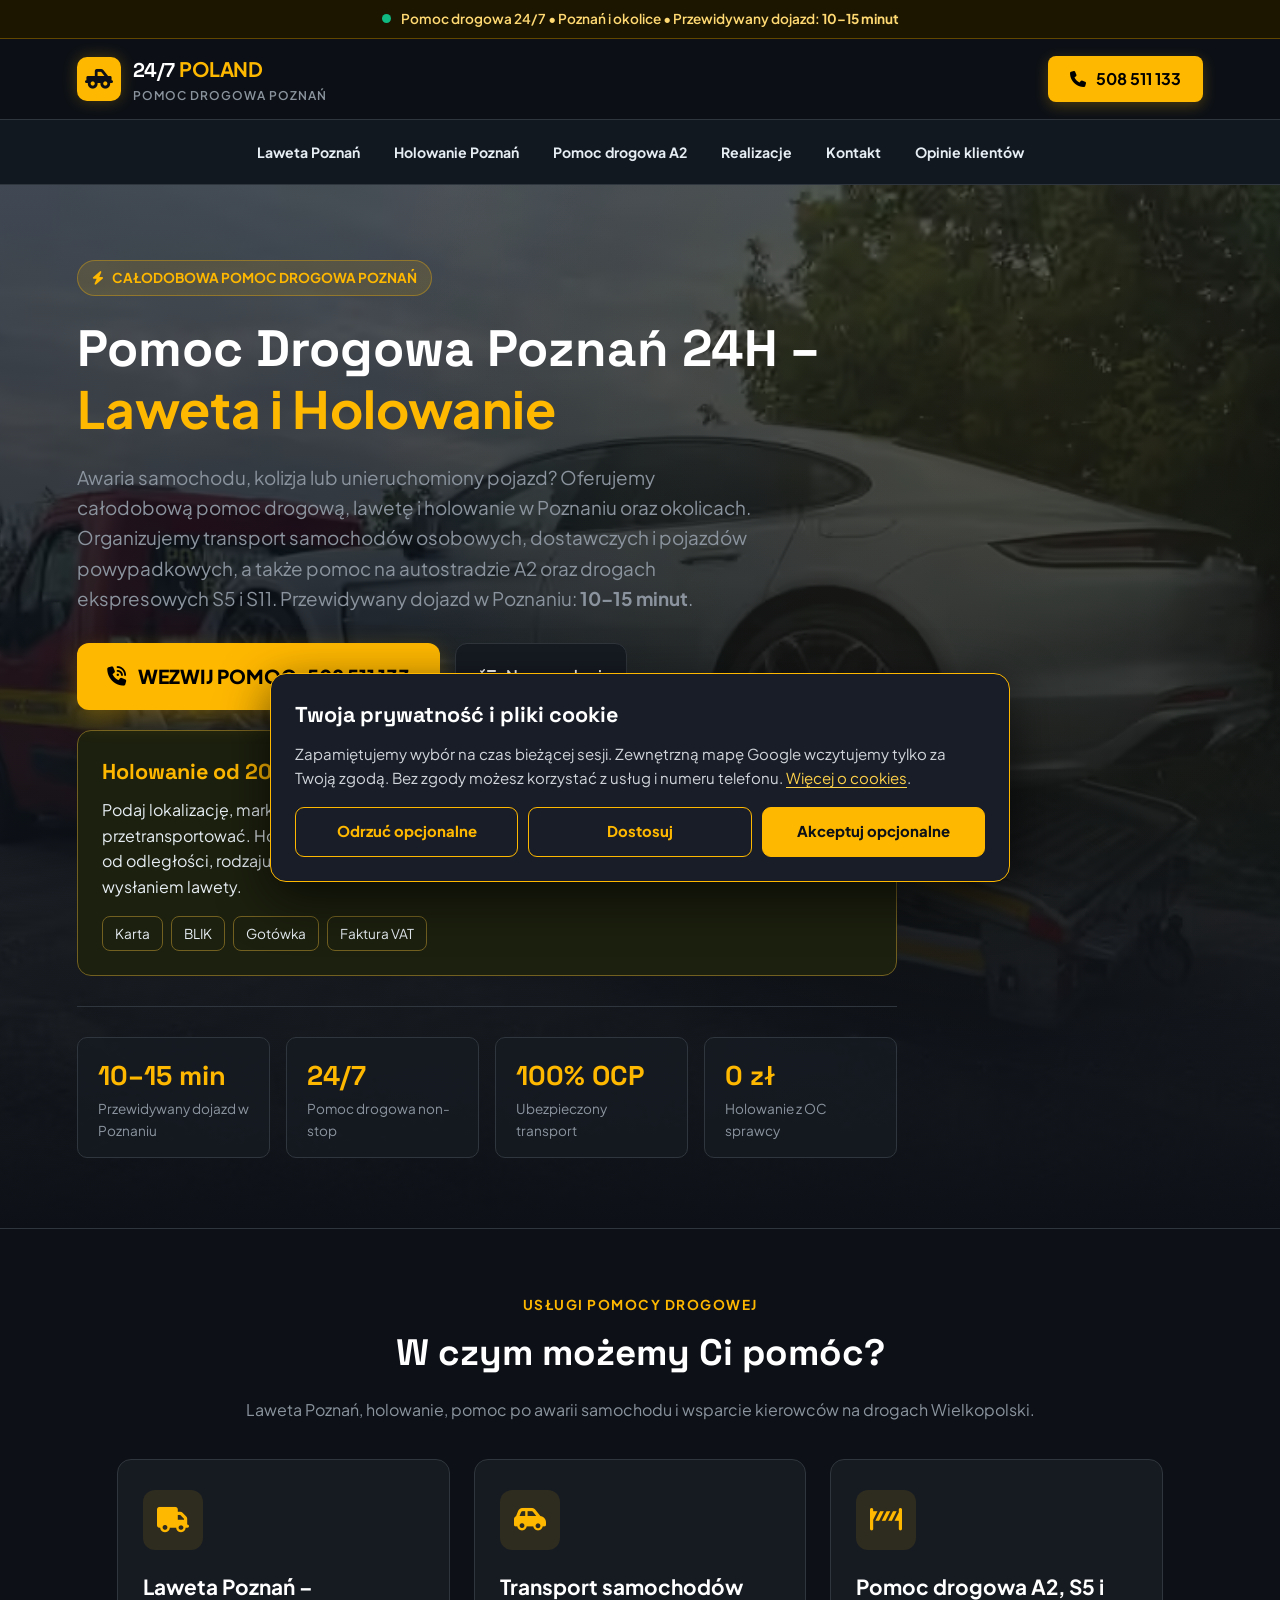
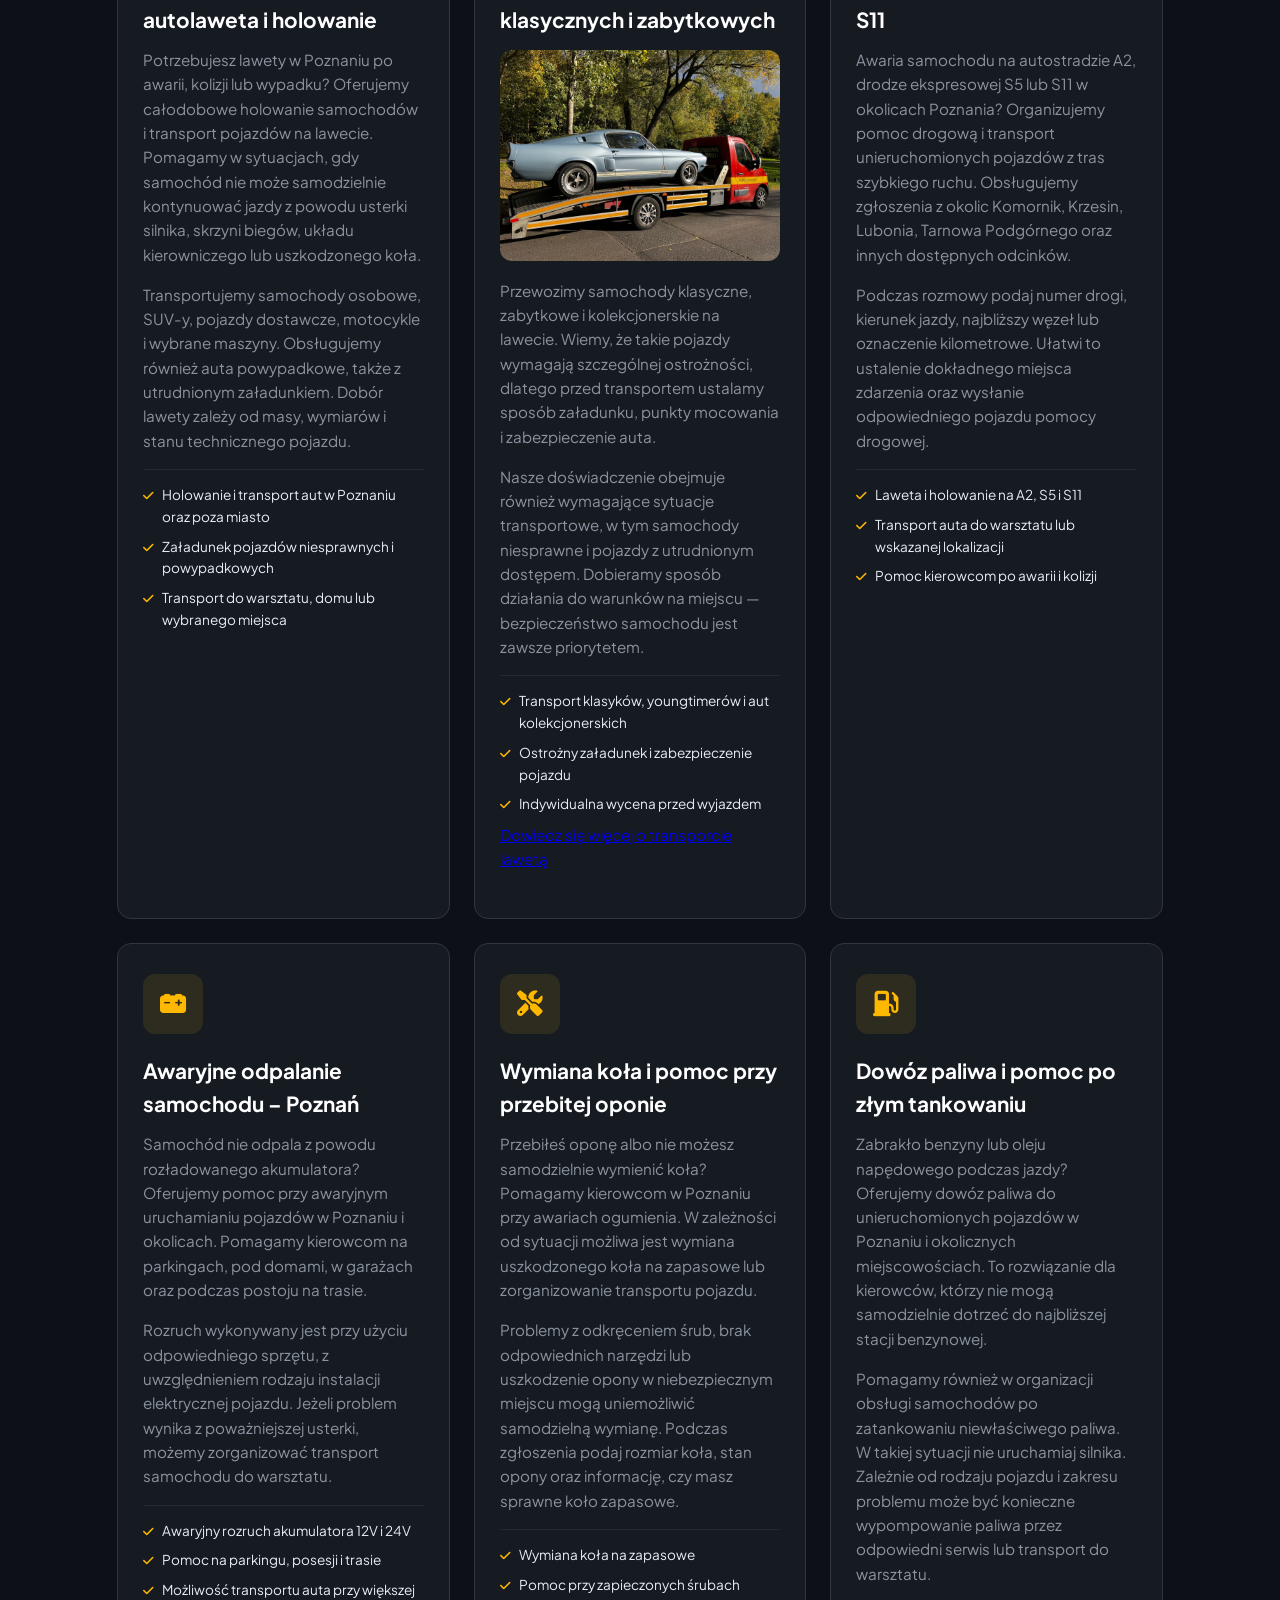
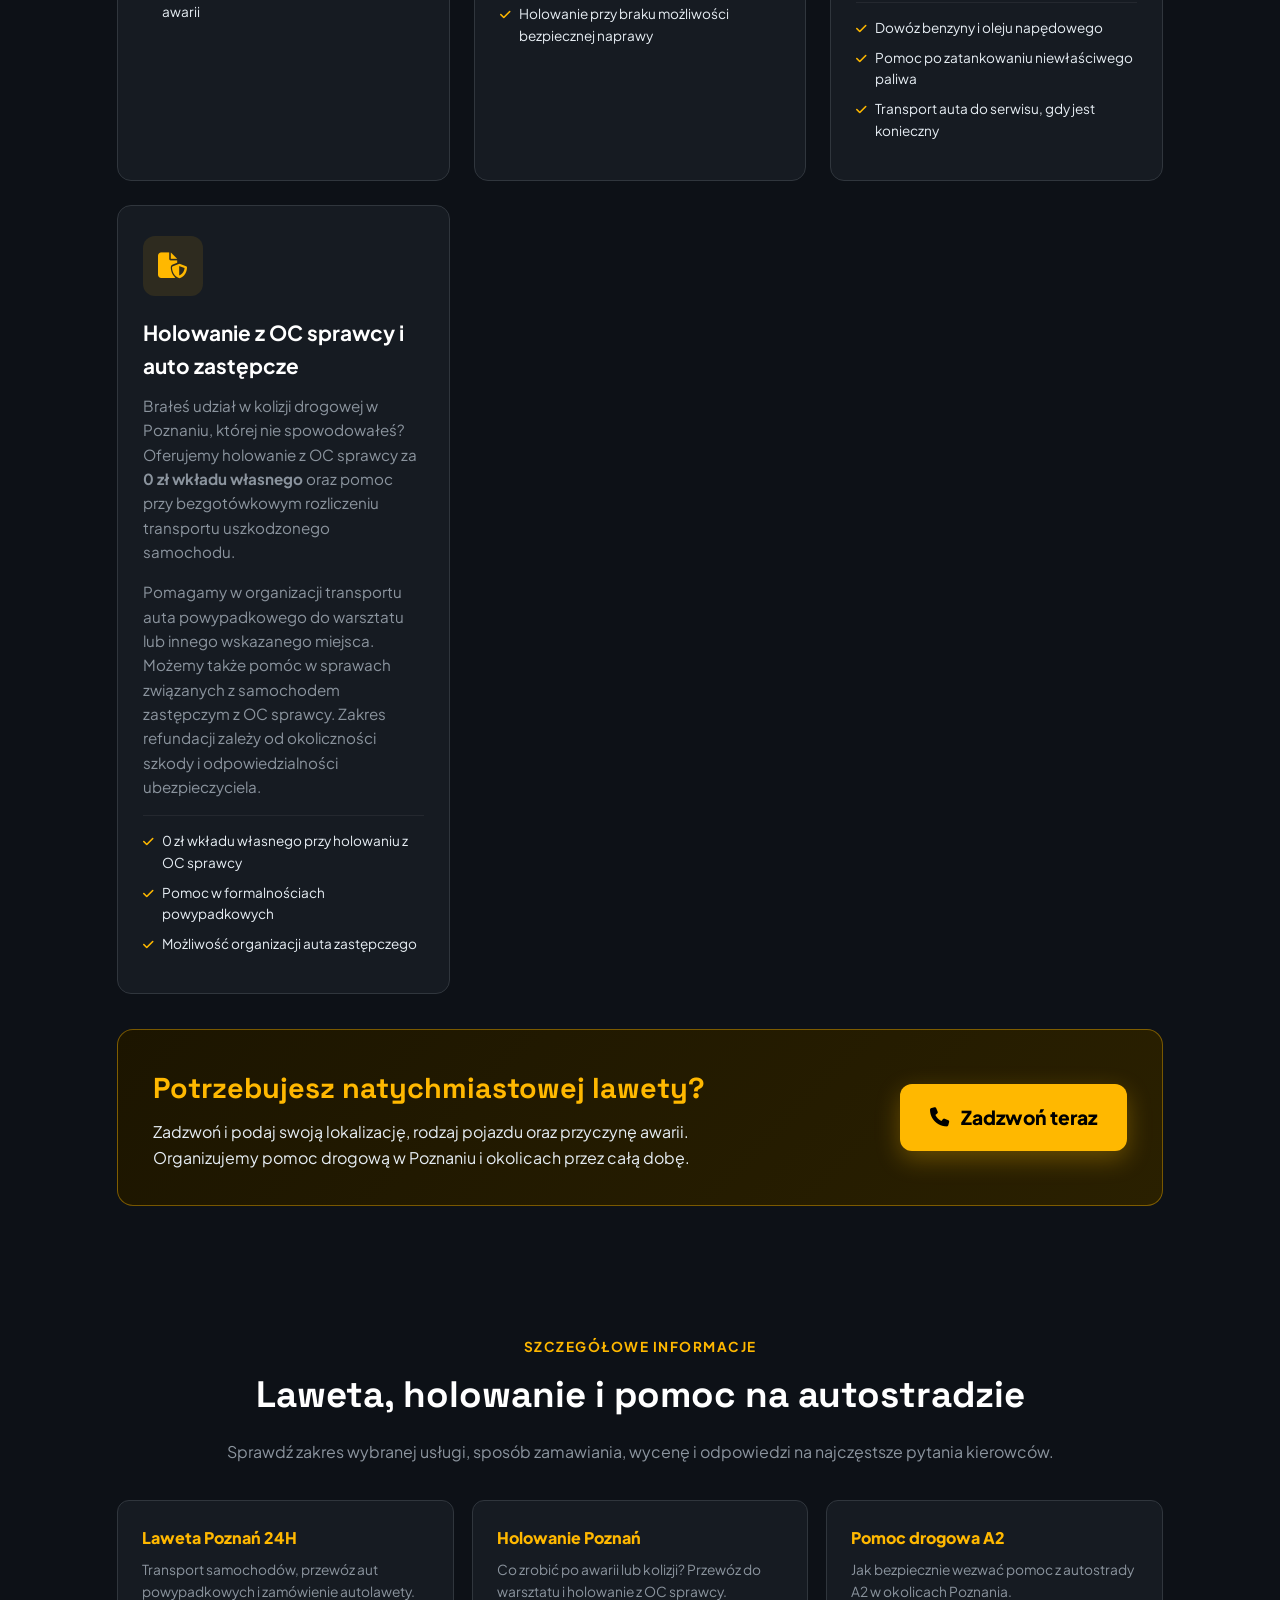
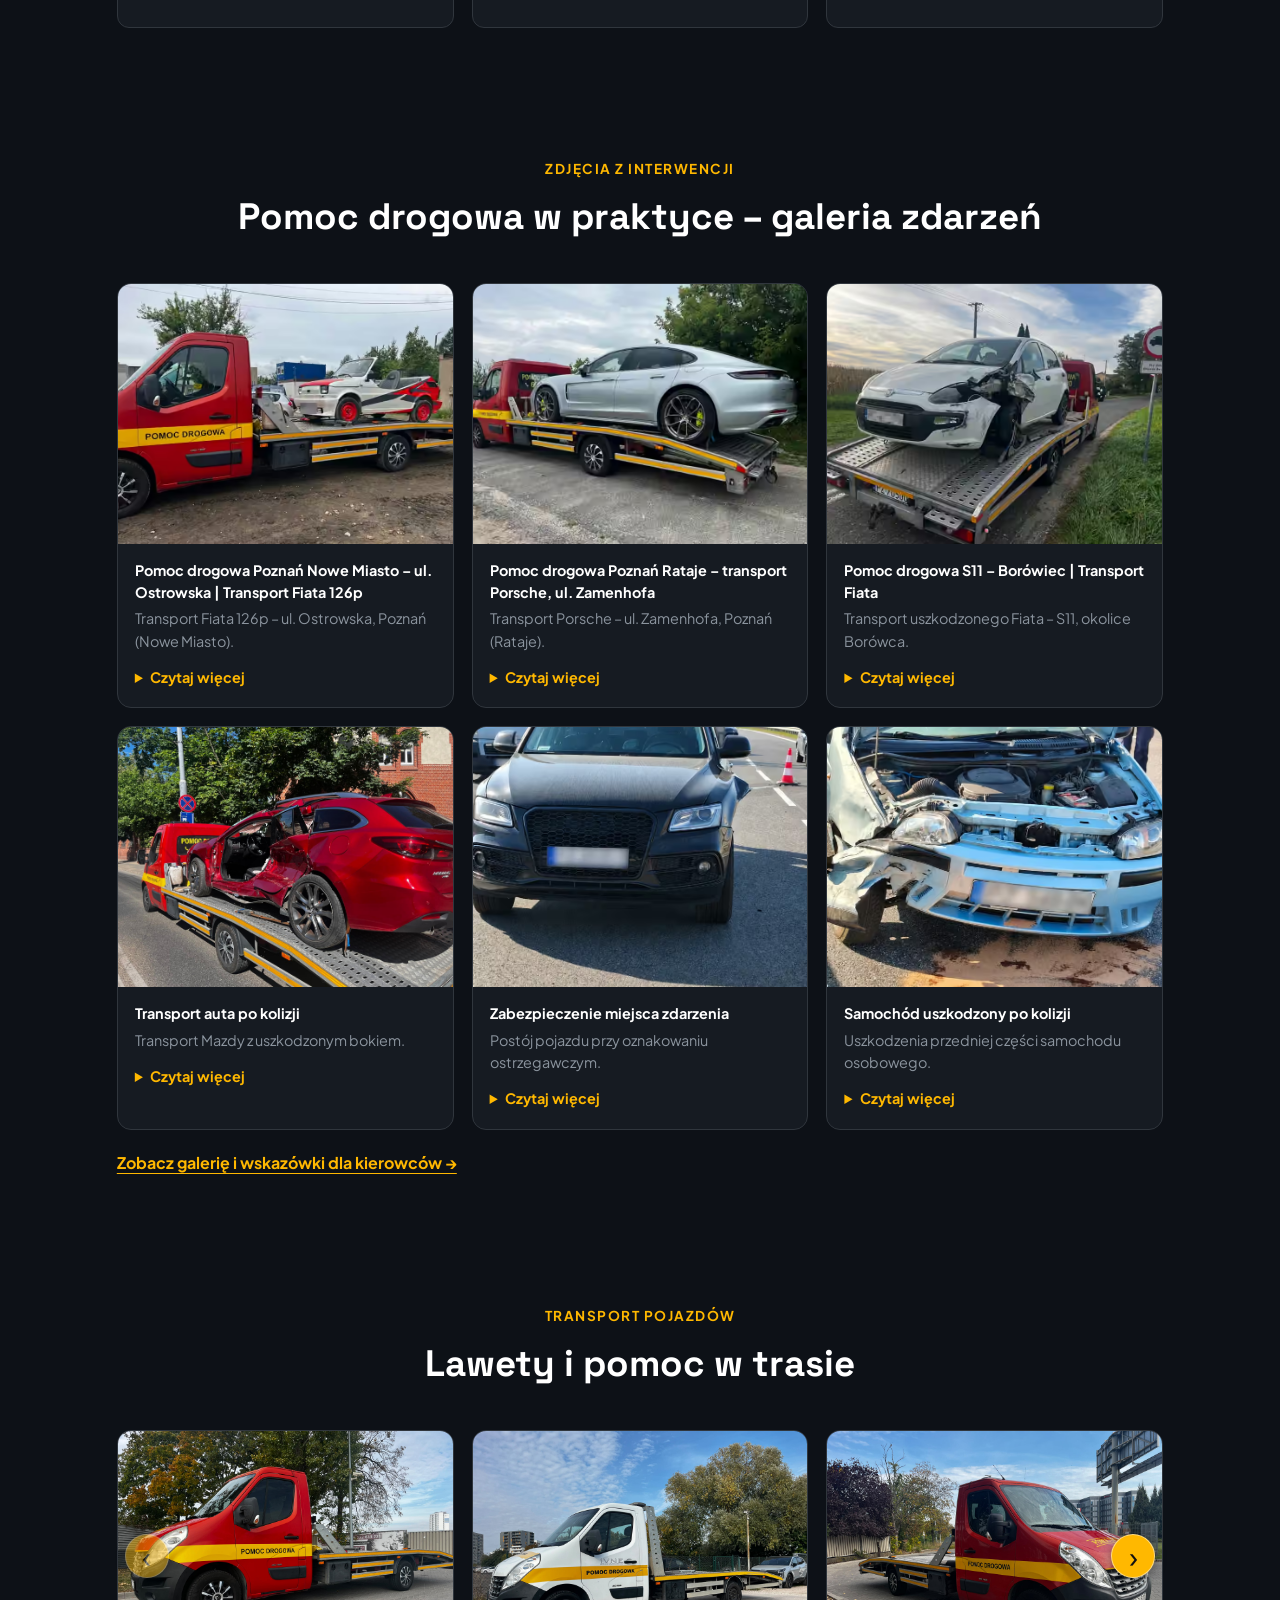
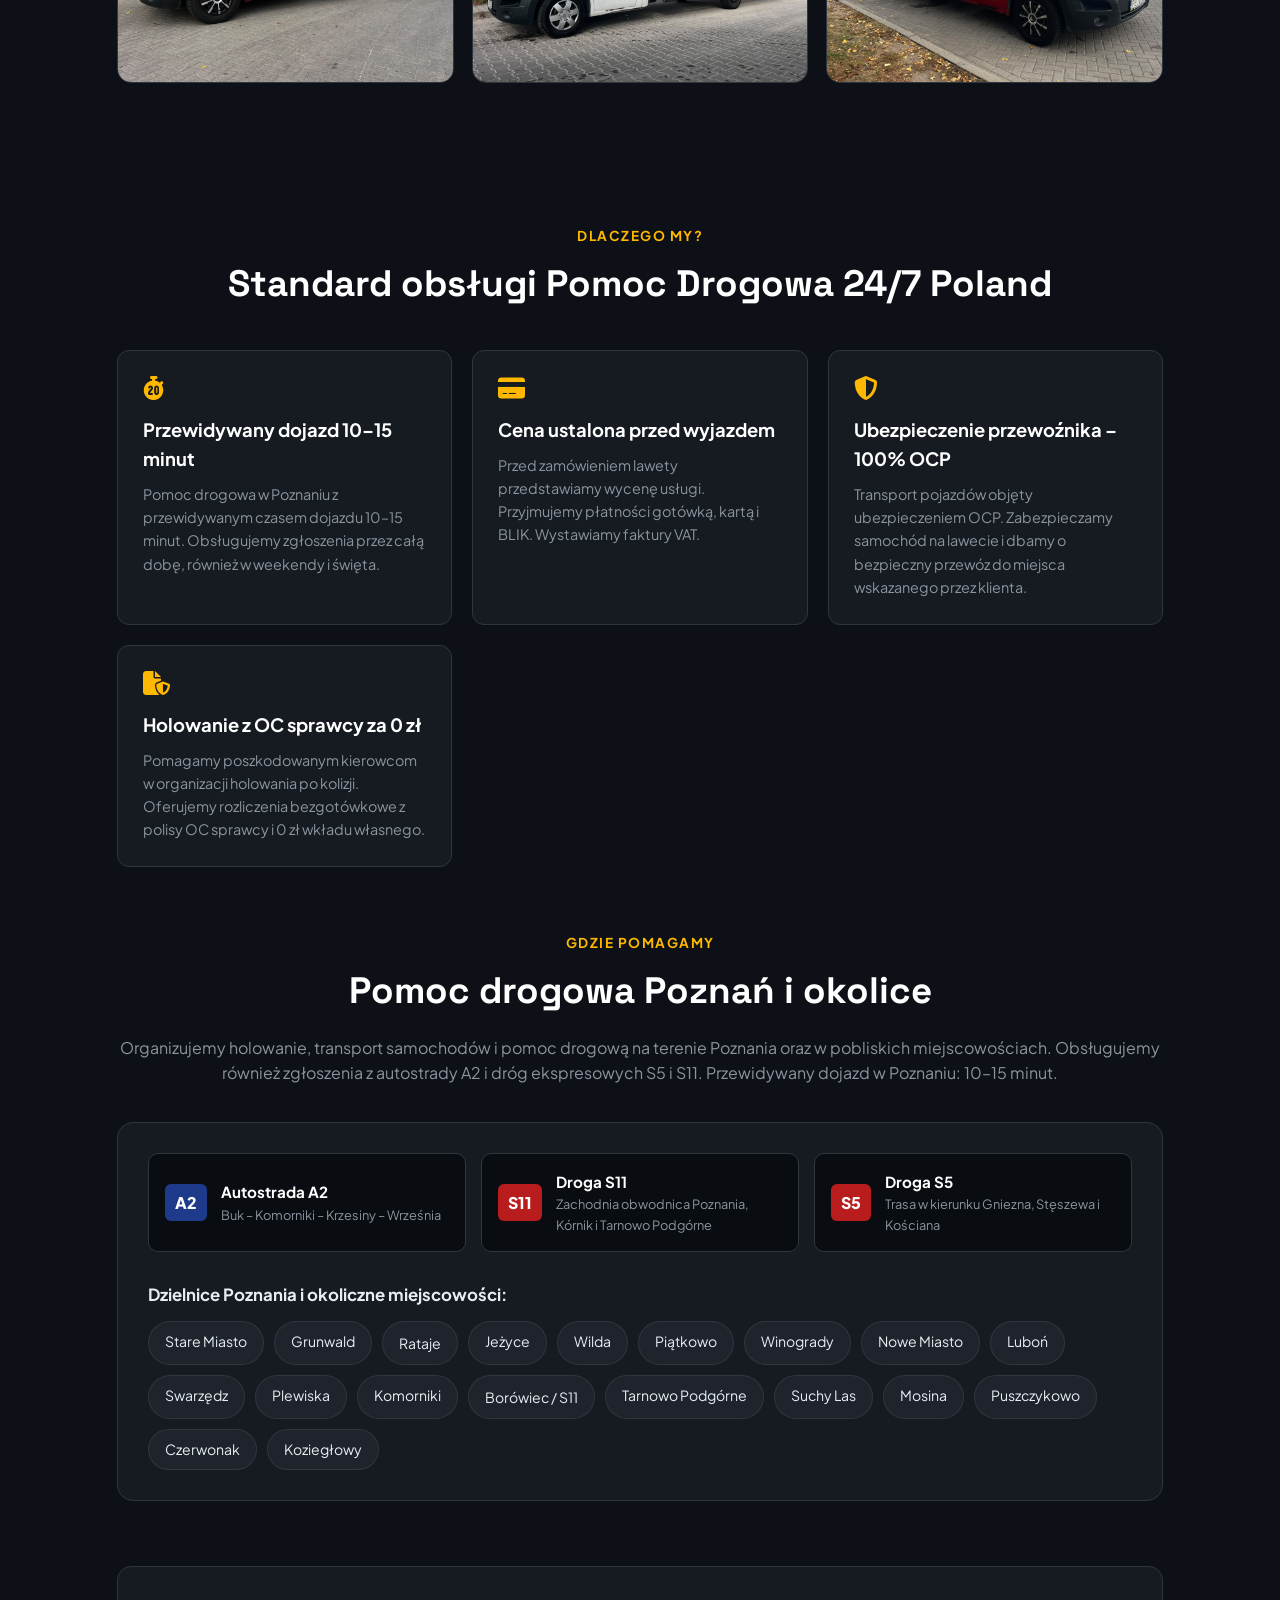
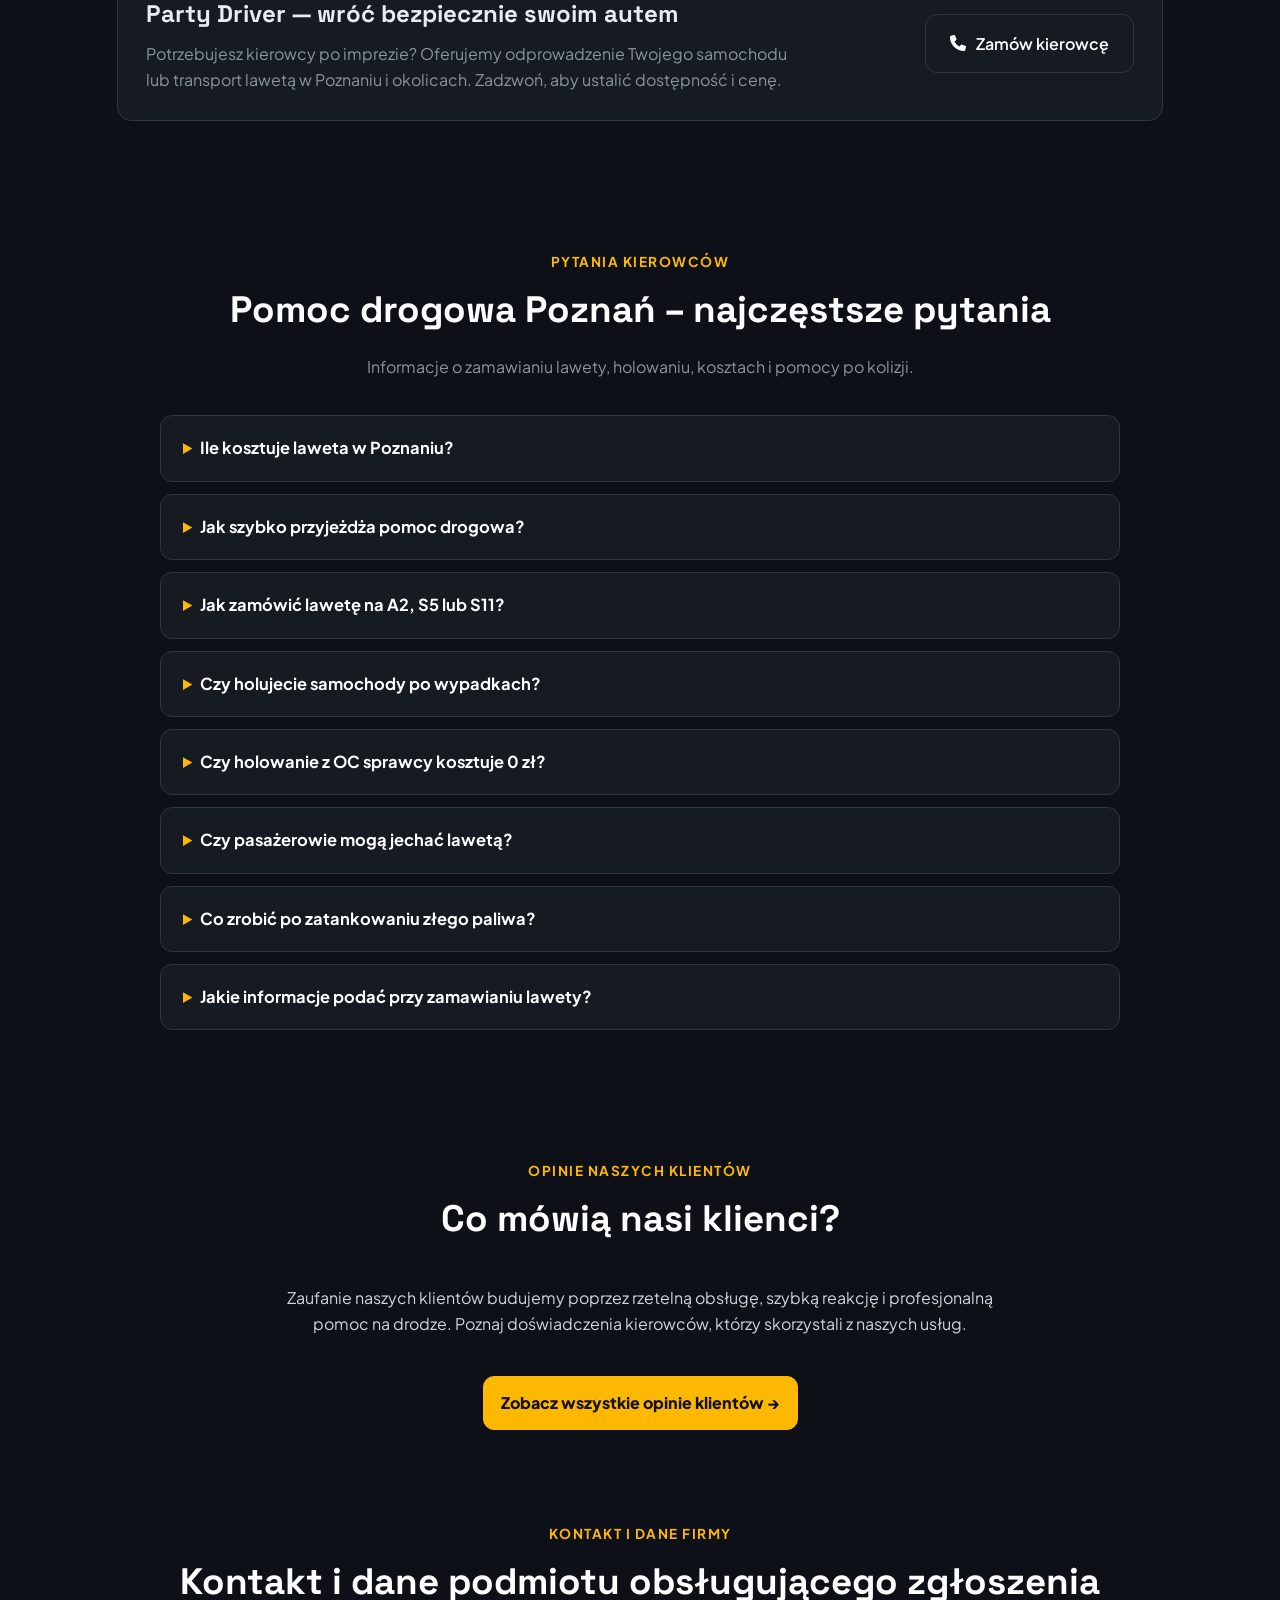
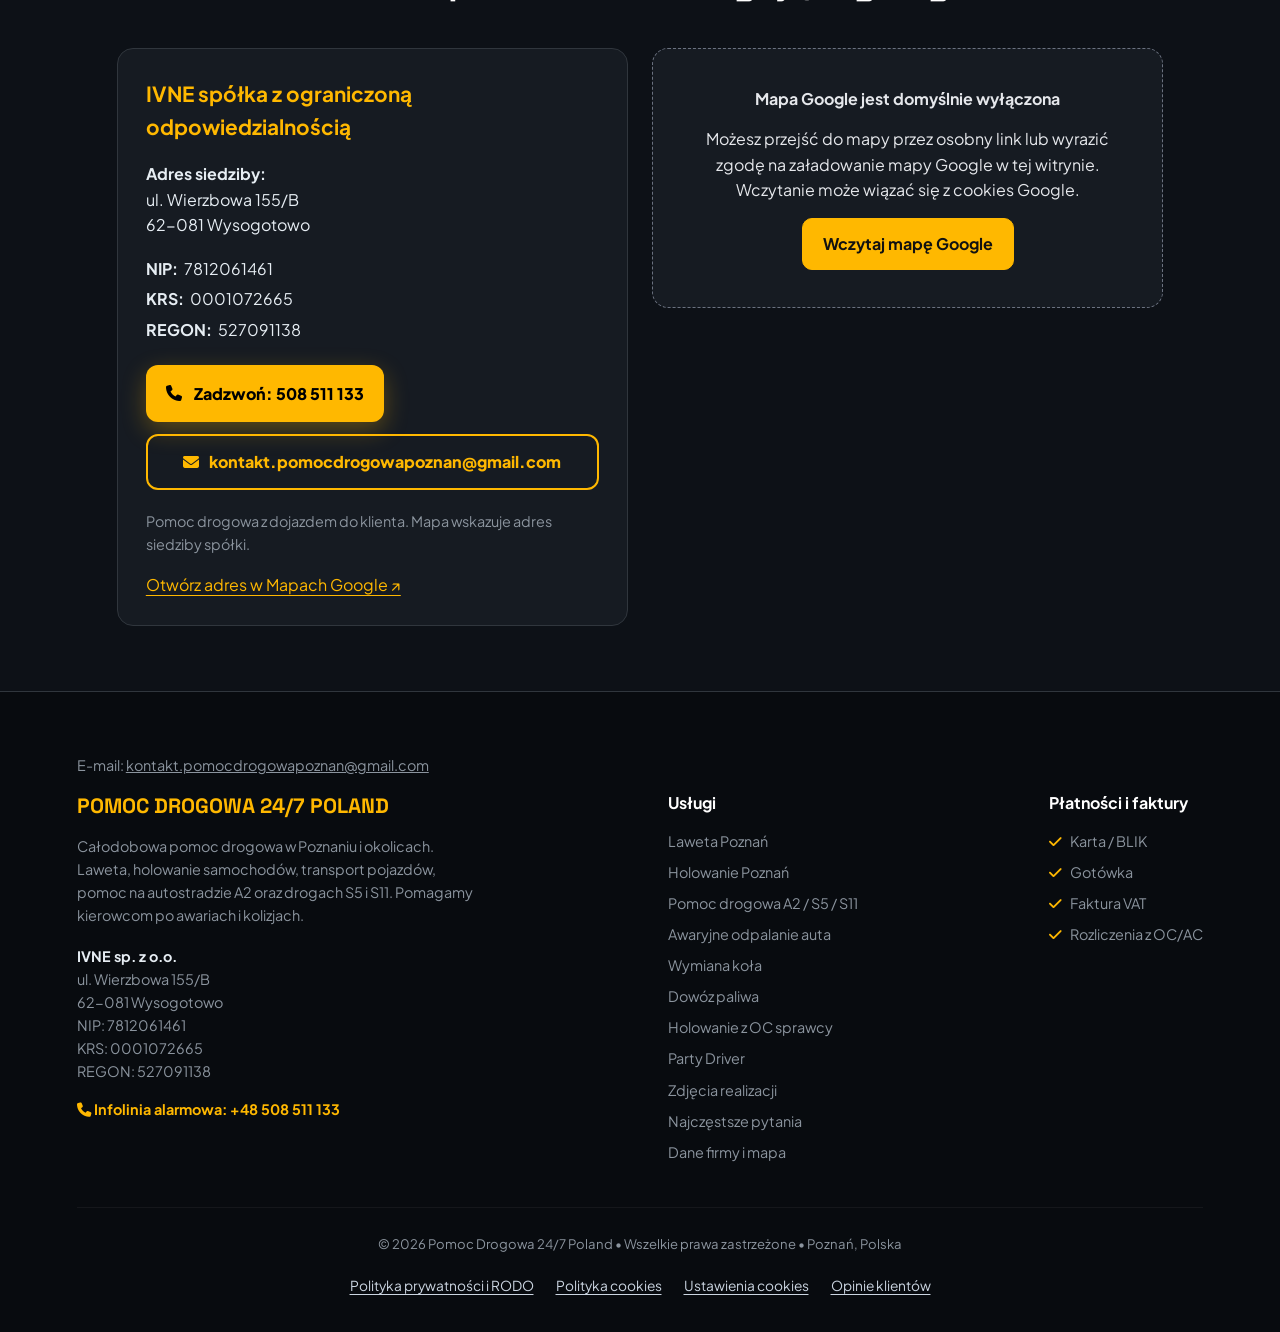
<file: index.html>
<!DOCTYPE html>
<html lang="pl">
<head>
    <meta charset="UTF-8">
    <meta name="viewport" content="width=device-width, initial-scale=1.0">

    <title>Pomoc Drogowa Poznań 24H | Laweta i Holowanie</title>
    <meta name="description" content="Pomoc drogowa Poznań 24/7. Holowanie od 200 zł, laweta, pomoc na A2, S5 i S11. Cena ustalana przed wyjazdem. Zadzwoń: 508 511 133.">
    <meta name="robots" content="index, follow">
    <link rel="canonical" href="https://pomocdrogowapoznan24h.pl/">
    <link rel="icon" type="image/svg+xml" href="/favicon.svg">
    <link rel="preload" as="image" href="/images/pomoc-drogowa-poznan-rataje-zamenhofa-transport-porsche.avif" fetchpriority="high">
    <meta name="theme-color" content="#0D1117">
    <meta property="og:type" content="website">
    <meta property="og:locale" content="pl_PL">
    <meta property="og:site_name" content="Pomoc Drogowa 24/7 Poland">
    <meta property="og:title" content="Pomoc Drogowa Poznań 24H | Laweta i Holowanie">
    <meta property="og:description" content="Pomoc drogowa Poznań 24/7. Laweta, holowanie, pomoc na A2, S5 i S11, awaryjne odpalanie i transport aut. Zadzwoń: 508 511 133.">
    <meta property="og:url" content="https://pomocdrogowapoznan24h.pl/">
    <meta property="og:image" content="https://pomocdrogowapoznan24h.pl/images/pomoc-drogowa-zabezpieczenie-drogi.avif">
    <meta name="twitter:card" content="summary">


    <link rel="preconnect" href="https://fonts.googleapis.com">
    <link rel="preconnect" href="https://fonts.gstatic.com" crossorigin>
    <link href="https://fonts.googleapis.com/css2?family=Plus+Jakarta+Sans:wght@400;500;600;700;800&family=Space+Grotesk:wght@600;700&display=swap" rel="stylesheet">
    <link rel="stylesheet" href="https://cdnjs.cloudflare.com/ajax/libs/font-awesome/6.5.1/css/all.min.css">

    <style>
        :root {
            --brand-yellow: #FFB800;
            --brand-yellow-dark: #E0A200;
            --brand-yellow-glow: rgba(255,184,0,.25);
            --bg-dark: #0D1117;
            --bg-card: #161B22;
            --bg-card-hover: #1F242C;
            --text-main: #FFFFFF;
            --text-muted: #8B949E;
            --text-light: #E6EDF3;
            --accent-green: #10B981;
            --border-color: #30363D;
        }

        * {
            margin: 0;
            padding: 0;
            box-sizing: border-box;
            font-family: 'Plus Jakarta Sans', sans-serif;
        }

        html { scroll-behavior: smooth; }
        body {
            background: var(--bg-dark);
            color: var(--text-light);
            line-height: 1.6;
        }

        [id] { scroll-margin-top: 110px; }
        a:focus-visible, summary:focus-visible {
            outline: 3px solid #58a6ff;
            outline-offset: 4px;
        }

        .top-status-bar {
            background: #1c1500;
            border-bottom: 1px solid rgba(255,184,0,.3);
            color: #ffda73;
            padding: 8px 15px;
            font-size: .85rem;
            display: flex;
            justify-content: center;
            align-items: center;
            gap: 10px;
            font-weight: 600;
            text-align: center;
        }

        .pulse-dot {
            width: 9px;
            height: 9px;
            flex-shrink: 0;
            background: var(--accent-green);
            border-radius: 50%;
            animation: pulse-green 1.8s infinite;
        }

        @keyframes pulse-green {
            0% { box-shadow: 0 0 0 0 rgba(16,185,129,.7); }
            70% { box-shadow: 0 0 0 8px rgba(16,185,129,0); }
            100% { box-shadow: 0 0 0 0 rgba(16,185,129,0); }
        }

        header {
            position: sticky;
            top: 0;
            z-index: 1000;
            background: rgba(13,17,23,.95);
            backdrop-filter: blur(10px);
            border-bottom: 1px solid var(--border-color);
            padding: 14px 6%;
            display: flex;
            justify-content: space-between;
            align-items: center;
            gap: 15px;
        }

        .logo-box {
            display: flex;
            align-items: center;
            gap: 12px;
            text-decoration: none;
        }

        .logo-icon {
            background: var(--brand-yellow);
            color: var(--bg-dark);
            width: 44px;
            height: 44px;
            flex-shrink: 0;
            border-radius: 10px;
            display: flex;
            align-items: center;
            justify-content: center;
            font-size: 1.4rem;
            box-shadow: 0 0 15px var(--brand-yellow-glow);
        }

        .logo-text {
            display: flex;
            flex-direction: column;
        }

        .logo-title {
            font-family: 'Space Grotesk', sans-serif;
            font-size: 1.25rem;
            font-weight: 700;
            color: var(--text-main);
            letter-spacing: -.5px;
            text-transform: uppercase;
        }

        .logo-title span { color: var(--brand-yellow); }

        .logo-sub {
            font-size: .75rem;
            color: var(--text-muted);
            font-weight: 600;
            text-transform: uppercase;
            letter-spacing: 1px;
        }

        .btn-call-header {
            background: var(--brand-yellow);
            color: #000;
            padding: 10px 22px;
            border-radius: 8px;
            font-weight: 700;
            text-decoration: none;
            display: flex;
            align-items: center;
            justify-content: center;
            gap: 10px;
            min-height: 44px;
            box-shadow: 0 4px 14px var(--brand-yellow-glow);
        }

        .btn-call-header:hover { background: var(--brand-yellow-dark); }

        .hero {
            padding: 75px 6% 70px;
            background:
                radial-gradient(circle at 80% 20%, rgba(255,184,0,.08), transparent 50%),
                linear-gradient(180deg, rgba(13,17,23,.7), var(--bg-dark)),
                url('/images/pomoc-drogowa-poznan-rataje-zamenhofa-transport-porsche.avif') center/cover no-repeat;
            border-bottom: 1px solid var(--border-color);
        }

        .hero-badge {
            display: inline-flex;
            align-items: center;
            gap: 8px;
            background: rgba(255,184,0,.12);
            border: 1px solid rgba(255,184,0,.35);
            color: var(--brand-yellow);
            padding: 6px 14px;
            border-radius: 30px;
            font-size: .85rem;
            font-weight: 700;
            margin-bottom: 24px;
            text-transform: uppercase;
        }

        .hero-content { max-width: 820px; }

        .hero h1 {
            font-family: 'Space Grotesk', sans-serif;
            font-size: 3.2rem;
            line-height: 1.15;
            color: var(--text-main);
            margin-bottom: 20px;
        }

        .hero h1 span { color: var(--brand-yellow); }

        .hero p {
            font-size: 1.18rem;
            color: var(--text-muted);
            margin-bottom: 30px;
            max-width: 680px;
        }

        .hero-buttons {
            display: flex;
            flex-wrap: wrap;
            gap: 15px;
            margin-bottom: 20px;
        }

        .btn-main-call {
            background: var(--brand-yellow);
            color: #000;
            padding: 18px 30px;
            border-radius: 12px;
            font-size: 1.2rem;
            font-weight: 800;
            text-decoration: none;
            display: inline-flex;
            align-items: center;
            justify-content: center;
            gap: 12px;
            text-align: center;
            box-shadow: 0 8px 25px rgba(255,184,0,.3);
        }

        .btn-main-call:hover { background: var(--brand-yellow-dark); }

        .btn-secondary {
            background: var(--bg-card);
            color: var(--text-main);
            border: 1px solid var(--border-color);
            padding: 16px 24px;
            border-radius: 12px;
            font-size: 1rem;
            font-weight: 600;
            text-decoration: none;
            display: inline-flex;
            align-items: center;
            justify-content: center;
            gap: 10px;
            text-align: center;
        }

        .btn-secondary:hover {
            background: var(--bg-card-hover);
            border-color: var(--brand-yellow);
        }

        .price-box {
            margin-bottom: 30px;
            padding: 24px;
            background: #1c200e;
            border: 1px solid #726021;
            border-radius: 14px;
        }

        .price-box h2 {
            font-family: 'Space Grotesk', sans-serif;
            font-size: 1.35rem;
            color: var(--brand-yellow);
            margin-bottom: 8px;
        }

        .price-box p {
            font-size: 1rem;
            margin-bottom: 16px;
            color: var(--text-light);
        }

        .payment-tags {
            display: flex;
            flex-wrap: wrap;
            gap: 8px;
            list-style: none;
        }

        .payment-tags li {
            padding: 6px 12px;
            border: 1px solid #726021;
            border-radius: 8px;
            font-size: .85rem;
        }

        .hero-metrics {
            display: grid;
            grid-template-columns: repeat(auto-fit,minmax(min(100%,170px),1fr));
            gap: 16px;
            padding-top: 30px;
            border-top: 1px solid var(--border-color);
        }

        .metric-card {
            background: rgba(22,27,34,.8);
            border: 1px solid var(--border-color);
            padding: 16px 20px;
            border-radius: 10px;
        }

        .metric-card .num {
            font-family: 'Space Grotesk', sans-serif;
            font-size: 1.7rem;
            font-weight: 700;
            color: var(--brand-yellow);
        }

        .metric-card .label {
            font-size: .85rem;
            color: var(--text-muted);
        }

        .container {
            max-width: 1200px;
            margin: 0 auto;
            padding: 65px 6%;
        }

        .section-header {
            text-align: center;
            margin-bottom: 36px;
        }

        .section-header .sub-badge {
            color: var(--brand-yellow);
            font-weight: 700;
            font-size: .85rem;
            text-transform: uppercase;
            letter-spacing: 1.5px;
            margin-bottom: 8px;
            display: block;
        }

        .section-header h2 {
            font-family: 'Space Grotesk', sans-serif;
            font-size: 2.3rem;
            color: var(--text-main);
        }

        .section-description {
            margin-top: 14px;
            color: var(--text-muted);
        }

        .services-grid {
            display: grid;
            grid-template-columns: repeat(auto-fit,minmax(min(100%,320px),1fr));
            gap: 24px;
        }

        .service-card {
            background: var(--bg-card);
            border: 1px solid var(--border-color);
            border-radius: 14px;
            padding: 30px 25px;
            transition: border-color .2s;
            min-width: 0;
        }

        .service-card:hover { border-color: var(--brand-yellow); }

        .service-icon-wrap {
            width: 60px;
            height: 60px;
            background: rgba(255,184,0,.1);
            border-radius: 12px;
            display: flex;
            align-items: center;
            justify-content: center;
            font-size: 1.6rem;
            color: var(--brand-yellow);
            margin-bottom: 20px;
        }

        .service-card h3 {
            font-size: 1.3rem;
            margin-bottom: 12px;
            color: var(--text-main);
        }

        .service-card p {
            font-size: .95rem;
            color: var(--text-muted);
            margin-bottom: 16px;
        }

        .service-features {
            list-style: none;
            border-top: 1px solid rgba(255,255,255,.06);
            padding-top: 14px;
        }

        .service-features li {
            font-size: .85rem;
            margin-bottom: 8px;
            display: flex;
            align-items: baseline;
            gap: 8px;
        }

        .service-features i {
            color: var(--brand-yellow);
            font-size: .75rem;
        }

        .callout-banner {
            background: linear-gradient(135deg,#1c1500,#2a2000);
            border: 1px solid rgba(255,184,0,.4);
            border-radius: 16px;
            padding: 35px;
            display: flex;
            flex-wrap: wrap;
            align-items: center;
            justify-content: space-between;
            gap: 25px;
            margin-top: 35px;
        }

        .callout-text h3 {
            font-family: 'Space Grotesk', sans-serif;
            font-size: 1.8rem;
            color: var(--brand-yellow);
            margin-bottom: 8px;
        }

        .callout-text p { max-width: 600px; }

        .fleet-grid {
            display: grid;
            grid-template-columns: repeat(4,minmax(0,1fr));
            gap: 18px;
        }

        .fleet-card {
            overflow: hidden;
            border: 1px solid var(--border-color);
            border-radius: 14px;
            background: var(--bg-card);
        }

        .fleet-card svg,
        .fleet-card img {
            display: block;
            width: 100%;
            height: auto;
            aspect-ratio: 4/3;
            object-fit: cover;
            background: #202b3b;
        }

        .fleet-card figcaption {
            padding: 16px;
            font-size: .95rem;
            font-weight: 700;
        }

        .why-us-grid {
            display: grid;
            grid-template-columns: repeat(auto-fit,minmax(min(100%,260px),1fr));
            gap: 20px;
        }

        .why-box {
            background: var(--bg-card);
            border: 1px solid var(--border-color);
            padding: 25px;
            border-radius: 12px;
        }

        .why-box i {
            color: var(--brand-yellow);
            font-size: 1.5rem;
            margin-bottom: 15px;
        }

        .why-box h3 {
            font-size: 1.15rem;
            margin-bottom: 10px;
            color: var(--text-main);
        }

        .why-box p {
            font-size: .9rem;
            color: var(--text-muted);
        }

        .coverage-container {
            background: var(--bg-card);
            border: 1px solid var(--border-color);
            border-radius: 16px;
            padding: 30px;
        }

        .highway-cards {
            display: grid;
            grid-template-columns: repeat(auto-fit,minmax(min(100%,200px),1fr));
            gap: 15px;
            margin-bottom: 30px;
        }

        .hw-card {
            background: #090d12;
            border: 1px solid var(--border-color);
            border-radius: 10px;
            padding: 16px;
            display: flex;
            align-items: center;
            gap: 14px;
            min-width: 0;
        }

        .hw-badge {
            background: #1e3a8a;
            color: #fff;
            font-weight: 800;
            padding: 6px 10px;
            border-radius: 6px;
            flex-shrink: 0;
        }

        .hw-badge.s-road { background: #b91c1c; }

        .hw-info .title {
            font-weight: 700;
            font-size: .95rem;
            color: var(--text-main);
        }

        .hw-info .desc {
            font-size: .8rem;
            color: var(--text-muted);
        }

        .district-title {
            margin-bottom: 12px;
            font-size: 1.05rem;
        }

        .district-tags {
            display: flex;
            flex-wrap: wrap;
            gap: 10px;
        }

        .d-tag {
            color: var(--text-light);
            background: #1f242c;
            border: 1px solid rgba(255,255,255,.08);
            padding: 8px 16px;
            border-radius: 30px;
            font-size: .88rem;
        }

        a.d-tag { text-decoration: none; display: inline-flex; align-items: center; min-height: 44px; }
        a.d-tag:hover, a.d-tag:focus-visible { color: var(--brand-yellow); border-color: var(--brand-yellow); }

        .party-small {
            display: flex;
            align-items: center;
            justify-content: space-between;
            gap: 24px;
            padding: 28px;
            background: var(--bg-card);
            border: 1px solid var(--border-color);
            border-radius: 14px;
        }

        .party-small h2 {
            font-family: 'Space Grotesk', sans-serif;
            font-size: 1.5rem;
            margin-bottom: 8px;
        }

        .party-small p {
            max-width: 660px;
            color: var(--text-muted);
        }

        .party-small a { flex-shrink: 0; }

        /* FAQ – najczęstsze pytania */
        .faq-list {
            max-width: 960px;
            margin: 0 auto;
            display: grid;
            gap: 12px;
        }

        .faq-item {
            background: var(--bg-card);
            border: 1px solid var(--border-color);
            border-radius: 12px;
            padding: 0 22px;
        }

        .faq-item[open] { border-color: rgba(255,184,0,.6); }

        .faq-item summary {
            cursor: pointer;
            padding: 19px 0;
            font-size: 1.03rem;
            font-weight: 700;
            color: var(--text-main);
        }

        .faq-item summary::marker { color: var(--brand-yellow); }

        .faq-item p {
            padding: 0 0 20px;
            color: var(--text-muted);
        }

        /* Kontakt i mapa */
        .company-grid {
            display: grid;
            grid-template-columns: 1fr 1fr;
            gap: 24px;
            align-items: stretch;
        }

        .company-card {
            background: var(--bg-card);
            border: 1px solid var(--border-color);
            border-radius: 16px;
            padding: 28px;
            min-width: 0;
        }

        .company-card h3 {
            color: var(--brand-yellow);
            font-size: 1.3rem;
            margin-bottom: 18px;
        }

        .company-card address {
            font-style: normal;
            margin-bottom: 18px;
        }

        .company-details { margin-bottom: 22px; }

        .company-details div {
            display: flex;
            flex-wrap: wrap;
            gap: 6px;
            margin-bottom: 5px;
        }

        .company-details dt { font-weight: 700; }

        .company-card .btn-main-call {
            font-size: 1rem;
            padding: 16px 20px;
        }

        .map-note {
            margin-top: 20px;
            margin-bottom: 16px;
            color: var(--text-muted);
            font-size: .9rem;
        }

        .map-link {
            color: var(--brand-yellow);
            text-underline-offset: 4px;
        }

        .company-map {
            display: block;
            width: 100%;
            height: 100%;
            min-height: 420px;
            border: 1px solid var(--border-color);
            border-radius: 16px;
            background: var(--bg-card);
        }

        footer {
            background: #080B0F;
            border-top: 1px solid var(--border-color);
            padding: 50px 6% 30px;
            color: var(--text-muted);
            font-size: .9rem;
        }

        .footer-content {
            display: flex;
            flex-wrap: wrap;
            justify-content: space-between;
            gap: 30px;
            margin-bottom: 35px;
        }

        .footer-brand { max-width: 400px; }

        .footer-brand h3 {
            font-family: 'Space Grotesk', sans-serif;
            color: var(--brand-yellow);
            font-size: 1.3rem;
            margin-bottom: 12px;
        }

        .footer-company {
            margin-top: 18px;
            font-style: normal;
        }

        .footer-company strong { color: var(--text-light); }

        .footer-phone {
            display: inline-block;
            margin-top: 15px;
            color: var(--brand-yellow);
            font-weight: 700;
            text-decoration: none;
        }

        .footer-links h3 {
            color: var(--text-main);
            font-size: 1rem;
            margin-bottom: 15px;
        }

        .footer-links ul { list-style: none; }
        .footer-links li { margin-bottom: 8px; }

        .footer-links a {
            color: var(--text-muted);
            text-decoration: none;
        }

        .footer-links a:hover { color: var(--brand-yellow); }

        .footer-links .fa-check {
            color: var(--brand-yellow);
            margin-right: 6px;
        }

        .footer-bottom {
            border-top: 1px solid rgba(255,255,255,.05);
            padding-top: 25px;
            text-align: center;
            font-size: .82rem;
        }

        .mobile-bottom-bar {
            position: fixed;
            bottom: 0;
            left: 0;
            width: 100%;
            background: var(--brand-yellow);
            padding: 12px 16px;
            padding-bottom: calc(12px + env(safe-area-inset-bottom,0px));
            z-index: 9999;
            box-shadow: 0 -4px 20px rgba(0,0,0,.5);
            display: none;
        }

        .mobile-bottom-bar a {
            color: #000;
            font-size: 1.1rem;
            font-weight: 800;
            text-decoration: none;
            display: flex;
            justify-content: center;
            align-items: center;
            gap: 10px;
            text-align: center;
        }

        @media (max-width: 1000px) {
            .fleet-grid { grid-template-columns: repeat(2,minmax(0,1fr)); }
        }

        @media (max-width: 900px) {
            body { padding-bottom: calc(80px + env(safe-area-inset-bottom,0px)); }
            .hero h1 { font-size: 2.4rem; }
            .mobile-bottom-bar { display: block; }
            header { padding: 12px 5%; }
            .btn-call-header span { display: none; }
        }

        @media (max-width: 800px) {
            .company-grid { grid-template-columns: 1fr; }
            .company-map { height: 340px; min-height: 340px; }
        }

        @media (max-width: 600px) {
            .hero { padding: 45px 5% 50px; }
            .hero h1 { font-size: 1.95rem; }
            .hero p { font-size: 1.05rem; }
            .hero-buttons { flex-direction: column; }
            .btn-main-call, .btn-secondary {
                width: 100%;
                justify-content: center;
            }
            .btn-main-call { font-size: 1rem; padding: 16px; }
            .container { padding: 45px 5%; }
            .section-header h2 { font-size: 1.8rem; }
            .price-box { padding: 20px; }
            .price-box p { font-size: .95rem; }
            .callout-banner { padding: 25px 20px; text-align: center; }
            .callout-text h3 { font-size: 1.5rem; }
            .fleet-grid { grid-template-columns: 1fr; }
            .coverage-container { padding: 20px; }
            .party-small {
                flex-direction: column;
                align-items: stretch;
                padding: 22px;
            }
            .logo-box { gap: 8px; }
            .logo-sub { font-size: .65rem; letter-spacing: .4px; }
            .btn-call-header { padding: 10px 14px; }
            .mobile-bottom-bar a { font-size: 1rem; }
            .company-card { padding: 22px; }
            .faq-item { padding: 0 17px; }
        }

        @media (prefers-reduced-motion: reduce) {
            *, *::before, *::after {
                animation: none !important;
                transition: none !important;
                scroll-behavior: auto !important;
            }
        }
            /* Nawigacja do podstron usług */
        .seo-page-links{display:grid;grid-template-columns:repeat(auto-fit,minmax(min(100%,260px),1fr));gap:18px;margin-top:24px}
        .seo-page-link{display:block;background:var(--bg-card);color:var(--brand-yellow);border:1px solid var(--border-color);padding:24px;border-radius:12px;text-decoration:none;font-weight:800}
        .seo-page-link:hover{border-color:var(--brand-yellow)}
        .seo-page-link small{display:block;margin-top:8px;color:var(--text-muted);font-size:.86rem;font-weight:400;line-height:1.6}
            /* Nawigacja SEO pomiędzy podstronami */
        .subnav{display:flex;flex-wrap:wrap;gap:10px;align-items:center;justify-content:center;padding:12px 6%;background:#111820;border-bottom:1px solid var(--border-color)}
        .subnav a{color:var(--text-light);text-decoration:none;font-size:.88rem;font-weight:700;padding:9px 12px;border-radius:8px}
        .subnav a:hover{background:rgba(255,184,0,.14);color:var(--brand-yellow)}
        @media(max-width:600px){.subnav{padding:8px 5%;gap:3px;justify-content:flex-start}.subnav a{font-size:.8rem;padding:8px}}

/* Galeria autentycznych zdjęć - responsywne obrazy */
.realization-grid{display:grid;grid-template-columns:repeat(3,minmax(0,1fr));gap:18px;margin-top:26px}
.realization-card{margin:0;background:var(--bg-card);border:1px solid var(--border-color);border-radius:14px;overflow:hidden;min-width:0}
.realization-card img{display:block;width:100%;height:260px;object-fit:cover;object-position:center 30%;background:#1b232c}
.realization-card figcaption{padding:15px 17px;line-height:1.55;color:var(--text-light);font-size:.9rem}
.realization-card figcaption strong{display:block;color:#fff;margin-bottom:4px}
.realization-card figcaption span{color:var(--text-muted)}
/* Krótkie podpisy i rozwijane szczegóły realizacji, bez usuwania treści z HTML. */
.realization-card figcaption strong,
.realization-card figcaption .realization-intro {
  display:block;
  white-space:normal;
  overflow-wrap:break-word;
  word-break:normal;
  hyphens:auto;
}
.realization-card figcaption .realization-intro {color:var(--text-muted)}
.realization-more {margin-top:10px}
.realization-more summary {
  display:list-item;
  list-style-position:inside;
  color:var(--brand-yellow);
  font-weight:700;
  cursor:pointer;
  padding:4px 0;
  white-space:normal;
}
.realization-more summary:focus-visible {outline:2px solid var(--brand-yellow);outline-offset:3px}
.realization-card figcaption .realization-more summary span {color:var(--brand-yellow)}
.realization-more[open] .more-open {display:none}
.realization-more:not([open]) .more-close {display:none}
.realization-more-body {padding-top:5px;color:var(--text-muted);overflow-wrap:break-word;hyphens:auto}
.realization-more-body p {margin:0 0 10px;line-height:1.55}
.realization-more-body p:last-child {margin-bottom:0}
.realization-more-body a {color:var(--brand-yellow);text-decoration:underline}
.realization-link{display:inline-block;color:var(--brand-yellow);font-weight:700;text-underline-offset:4px;margin-top:20px}
.realization-grid.two{grid-template-columns:repeat(2,minmax(0,1fr))}
.realization-grid.single{grid-template-columns:minmax(0,470px)}
.realization-grid.four{grid-template-columns:repeat(2,minmax(0,1fr))}
.realization-grid.five{grid-template-columns:repeat(2,minmax(0,1fr))}
.realization-grid.five .realization-card:last-child{grid-column:1 / -1;width:calc(50% - 9px);justify-self:center}
.realization-grid.six{grid-template-columns:repeat(3,minmax(0,1fr))}
@media(max-width:850px){.realization-grid.six{grid-template-columns:repeat(2,minmax(0,1fr))}}
@media(max-width:590px){.realization-grid.six{grid-template-columns:1fr}}

@media(max-width:850px){.realization-grid{grid-template-columns:repeat(2,minmax(0,1fr))}}
@media(max-width:590px){.realization-grid,.realization-grid.two,.realization-grid.single,.realization-grid.four,.realization-grid.five{grid-template-columns:1fr}.realization-grid.five .realization-card:last-child{grid-column:auto;width:100%}.realization-card img{height:240px}}
.map-consent-shell{width:100%;height:100%;min-height:420px}.map-consent-shell .company-map{width:100%;height:100%;min-height:420px}

        /* Galeria lawet: przewijanie gestem, klawiaturą i strzałkami. */
        .fleet-gallery { position: relative; }
        #fleet-track {
            display: flex;
            gap: 18px;
            overflow-x: auto;
            scroll-snap-type: x mandatory;
            scrollbar-width: thin;
            scrollbar-color: var(--brand-yellow) var(--bg-card);
            padding-bottom: 12px;
        }
        #fleet-track .fleet-card {
            flex: 0 0 calc((100% - 36px) / 3);
            min-width: 0;
            margin: 0;
            scroll-snap-align: start;
        }
        #fleet-track:focus-visible,
        .fleet-arrow:focus-visible { outline: 3px solid #58a6ff; outline-offset: 3px; }
        .fleet-arrow {
            position: absolute;
            top: calc(50% - 6px);
            transform: translateY(-50%);
            z-index: 2;
            width: 44px;
            height: 44px;
            border: 1px solid rgba(255,255,255,.5);
            border-radius: 50%;
            background: var(--brand-yellow);
            color: #111;
            font-size: 30px;
            line-height: 1;
            cursor: pointer;
            box-shadow: 0 2px 12px rgba(0,0,0,.45);
        }
        .fleet-arrow[hidden] { display: none; }
        .fleet-arrow:disabled { opacity: .45; cursor: default; }
        .fleet-arrow-prev { left: 8px; }
        .fleet-arrow-next { right: 8px; }
        @media (max-width: 1000px) {
            #fleet-track .fleet-card { flex-basis: calc((100% - 18px) / 2); }
        }
        @media (max-width: 600px) {
            #fleet-track .fleet-card { flex-basis: 100%; }
        }

    </style>
<link rel="stylesheet" href="/mobile-optimizations.css">
    <script type="application/ld+json">{"@context":"https://schema.org","@type":"WebSite","name":"Pomoc Drogowa 24/7 Poland","url":"https://pomocdrogowapoznan24h.pl/","inLanguage":"pl-PL"}</script>
<link rel="stylesheet" href="/site-privacy.css">
<script src="/site-privacy.js" defer></script>
</head>

<body id="poczatek">

    <!-- Ilustracje lawet -->
    <svg xmlns="http://www.w3.org/2000/svg"
         width="0" height="0" aria-hidden="true"
         style="position:absolute;overflow:hidden">
        <defs>
            <symbol id="tow-truck" viewBox="0 0 640 480">
                <rect width="640" height="480" fill="#202b3b"/>
                <circle cx="510" cy="100" r="58" fill="#33445c"/>
                <path d="M0 280V200H65V165H125V225H185V140H260V210H330V170H410V225H480V150H555V205H640V280Z" fill="#29394c"/>
                <path d="M0 370H640V480H0Z" fill="#151e2b"/>
                <path d="M30 425H115M170 425H255M310 425H395M450 425H535M590 425H640" stroke="#728096" stroke-width="5"/>
                <ellipse cx="320" cy="372" rx="265" ry="19" fill="#0c121d"/>
                <path d="M45 306H385L438 319V342H45Z" fill="#a3b1c1"/>
                <path d="M54 308H382" stroke="#e6edf3" stroke-width="7"/>
                <path d="M60 323H386" stroke="#576778" stroke-width="9"/>
                <path d="M388 242Q388 224 408 224H492L550 277L575 289V342H388Z" fill="currentColor" stroke="#0d1725" stroke-width="5"/>
                <path d="M414 241H482L520 278H414Z" fill="#153d58"/>
                <path d="M425 246H475L503 273H425Z" fill="#7cbed5"/>
                <path d="M490 239L535 279H551L506 239Z" fill="#183b51"/>
                <rect x="418" y="208" width="43" height="13" rx="4" fill="#ffb800"/>
                <path d="M548 300H573V313H548Z" fill="#fff3c9"/>
                <path d="M47 344H540" stroke="#111c2b" stroke-width="14"/>
                <g fill="#0b111a" stroke="#344254" stroke-width="5">
                    <circle cx="148" cy="345" r="34"/>
                    <circle cx="335" cy="345" r="34"/>
                    <circle cx="506" cy="345" r="34"/>
                </g>
                <g fill="#bcc9d7" stroke="#6e8297" stroke-width="6">
                    <circle cx="148" cy="345" r="16"/>
                    <circle cx="335" cy="345" r="16"/>
                    <circle cx="506" cy="345" r="16"/>
                </g>
                <path d="M76 292H358" stroke="#ffb800" stroke-width="5"/>
            </symbol>
        </defs>
    </svg>

    <!-- PASEK INFORMACYJNY -->
    <div class="top-status-bar">
        <span class="pulse-dot"></span>
        <span>
            Pomoc drogowa 24/7 &bull;
            Poznań i okolice &bull;
            Przewidywany dojazd:
            <strong>10–15 minut</strong>
        </span>
    </div>

    <!-- NAGŁÓWEK -->
    <header>
        <a href="#poczatek" class="logo-box"
           aria-label="24/7 Poland — początek strony">
            <div class="logo-icon">
                <i class="fa-solid fa-truck-pickup" aria-hidden="true"></i>
            </div>
            <div class="logo-text">
                <div class="logo-title">24/7 <span>Poland</span></div>
                <div class="logo-sub">Pomoc Drogowa Poznań</div>
            </div>
        </a>

        <div class="header-actions">
            <a href="tel:+48508511133" class="btn-call-header"
               aria-label="Zadzwoń: 508 511 133">
                <i class="fa-solid fa-phone" aria-hidden="true"></i>
                <span>508 511 133</span>
            </a>
        </div>
    </header>

    <nav class="subnav" aria-label="Główne usługi pomocy drogowej">
        <a href="/laweta-poznan.html">Laweta Poznań</a>
        <a href="/holowanie-poznan.html">Holowanie Poznań</a>
        <a href="/pomoc-drogowa-a2.html">Pomoc drogowa A2</a>
        <a href="/realizacje-pomoc-drogowa-poznan.html">Realizacje</a>
        <a href="#kontakt">Kontakt</a>
        <a href="/opinie-klientow.html">Opinie klientów</a>
    </nav>

    <main>

        <!-- SEKCJA GŁÓWNA SEO -->
        <section class="hero">
            <div class="hero-badge">
                <i class="fa-solid fa-bolt" aria-hidden="true"></i>
                Całodobowa pomoc drogowa Poznań
            </div>

            <div class="hero-content">

                <h1>
                    Pomoc Drogowa Poznań 24H –
                    <span>Laweta i Holowanie</span>
                </h1>

                <p>
                    Awaria samochodu, kolizja lub unieruchomiony pojazd?
                    Oferujemy całodobową pomoc drogową, lawetę i holowanie
                    w Poznaniu oraz okolicach. Organizujemy transport
                    samochodów osobowych, dostawczych i pojazdów
                    powypadkowych, a także pomoc na autostradzie A2
                    oraz drogach ekspresowych S5 i S11.
                    Przewidywany dojazd w Poznaniu:
                    <strong>10–15 minut</strong>.
                </p>

                <div class="hero-buttons">
                    <a href="tel:+48508511133" class="btn-main-call">
                        <i class="fa-solid fa-phone-volume" aria-hidden="true"></i>
                        WEZWIJ POMOC: 508 511 133
                    </a>
                    <a href="#uslugi" class="btn-secondary">
                        <i class="fa-solid fa-list-check" aria-hidden="true"></i>
                        Nasze usługi
                    </a>
                </div>

                <div class="price-box">
                    <h2>Holowanie od 200 zł – cena ustalona przed wyjazdem</h2>
                    <p>
                        Podaj lokalizację, markę i model samochodu
                        oraz miejsce, do którego chcesz go przetransportować.
                        Holowanie w Poznaniu zaczyna się od 200 zł. Ostateczna cena zależy od odległości, rodzaju pojazdu i warunków załadunku. Ustalimy dokładną cenę przed wysłaniem lawety.
                    </p>
                    <ul class="payment-tags" aria-label="Płatności i faktury">
                        <li>Karta</li>
                        <li>BLIK</li>
                        <li>Gotówka</li>
                        <li>Faktura VAT</li>
                    </ul>
                </div>

                <div class="hero-metrics">
                    <div class="metric-card">
                        <div class="num">10–15 min</div>
                        <div class="label">Przewidywany dojazd w Poznaniu</div>
                    </div>
                    <div class="metric-card">
                        <div class="num">24/7</div>
                        <div class="label">Pomoc drogowa non-stop</div>
                    </div>
                    <div class="metric-card">
                        <div class="num">100% OCP</div>
                        <div class="label">Ubezpieczony transport</div>
                    </div>
                    <div class="metric-card">
                        <div class="num">0 zł</div>
                        <div class="label">Holowanie z OC sprawcy</div>
                    </div>
                </div>
            </div>
        </section>

        <!-- ETAP 1: ROZBUDOWANE OPISY SZEŚCIU USŁUG -->
        <section class="container" id="uslugi">
            <div class="section-header">
                <span class="sub-badge">Usługi pomocy drogowej</span>
                <h2>W czym możemy Ci pomóc?</h2>
                <p class="section-description">
                    Laweta Poznań, holowanie, pomoc po awarii samochodu
                    i wsparcie kierowców na drogach Wielkopolski.
                </p>
            </div>

            <div class="services-grid">

                <!-- USŁUGA 1 -->
                <article class="service-card">
                    <div class="service-icon-wrap">
                        <i class="fa-solid fa-truck" aria-hidden="true"></i>
                    </div>

                    <h3>Laweta Poznań – autolaweta i holowanie</h3>

                    <p>
                        Potrzebujesz lawety w Poznaniu po awarii,
                        kolizji lub wypadku? Oferujemy całodobowe
                        holowanie samochodów i transport pojazdów
                        na lawecie. Pomagamy w sytuacjach, gdy samochód
                        nie może samodzielnie kontynuować jazdy
                        z powodu usterki silnika, skrzyni biegów,
                        układu kierowniczego lub uszkodzonego koła.
                    </p>

                    <p>
                        Transportujemy samochody osobowe, SUV-y,
                        pojazdy dostawcze, motocykle i wybrane maszyny.
                        Obsługujemy również auta powypadkowe,
                        także z utrudnionym załadunkiem.
                        Dobór lawety zależy od masy, wymiarów
                        i stanu technicznego pojazdu.
                    </p>

                    <ul class="service-features">
                        <li>
                            <i class="fa-solid fa-check" aria-hidden="true"></i>
                            Holowanie i transport aut w Poznaniu oraz poza miasto
                        </li>
                        <li>
                            <i class="fa-solid fa-check" aria-hidden="true"></i>
                            Załadunek pojazdów niesprawnych i powypadkowych
                        </li>
                        <li>
                            <i class="fa-solid fa-check" aria-hidden="true"></i>
                            Transport do warsztatu, domu lub wybranego miejsca
                        </li>
                    </ul>
                </article>

                <!-- TRANSPORT SAMOCHODÓW KLASYCZNYCH -->
                <article class="service-card">
                    <div class="service-icon-wrap"><i class="fa-solid fa-car-side" aria-hidden="true"></i></div>
                    <h3>Transport samochodów klasycznych i zabytkowych</h3><img src="/images/transport-samochodu-klasycznego-laweta-poznan.jpg" alt="Klasyczny Ford Mustang Shelby GT350 na czerwonej lawecie pomocy drogowej – transport samochodu zabytkowego" width="1600" height="1200" loading="lazy" decoding="async" style="display:block;width:100%;height:auto;border-radius:12px;margin:14px 0 18px">
                    <p>Przewozimy samochody klasyczne, zabytkowe i kolekcjonerskie na lawecie. Wiemy, że takie pojazdy wymagają szczególnej ostrożności, dlatego przed transportem ustalamy sposób załadunku, punkty mocowania i zabezpieczenie auta.</p>
                    <p>Nasze doświadczenie obejmuje również wymagające sytuacje transportowe, w tym samochody niesprawne i pojazdy z utrudnionym dostępem. Dobieramy sposób działania do warunków na miejscu — bezpieczeństwo samochodu jest zawsze priorytetem.</p>
                    <ul class="service-features">
                        <li><i class="fa-solid fa-check" aria-hidden="true"></i> Transport klasyków, youngtimerów i aut kolekcjonerskich</li>
                        <li><i class="fa-solid fa-check" aria-hidden="true"></i> Ostrożny załadunek i zabezpieczenie pojazdu</li>
                        <li><i class="fa-solid fa-check" aria-hidden="true"></i> Indywidualna wycena przed wyjazdem</li>
                    </ul>
                    <p><a href="/laweta-poznan.html">Dowiedz się więcej o transporcie lawetą</a></p>
                </article>

                <!-- USŁUGA 2 -->
                <article class="service-card">
                    <div class="service-icon-wrap">
                        <i class="fa-solid fa-road-barrier" aria-hidden="true"></i>
                    </div>

                    <h3>Pomoc drogowa A2, S5 i S11</h3>

                    <p>
                        Awaria samochodu na autostradzie A2,
                        drodze ekspresowej S5 lub S11
                        w okolicach Poznania?
                        Organizujemy pomoc drogową i transport
                        unieruchomionych pojazdów z tras szybkiego ruchu.
                        Obsługujemy zgłoszenia z okolic Komornik,
                        Krzesin, Lubonia, Tarnowa Podgórnego
                        oraz innych dostępnych odcinków.
                    </p>

                    <p>
                        Podczas rozmowy podaj numer drogi, kierunek jazdy,
                        najbliższy węzeł lub oznaczenie kilometrowe.
                        Ułatwi to ustalenie dokładnego miejsca zdarzenia
                        oraz wysłanie odpowiedniego pojazdu pomocy drogowej.
                    </p>

                    <ul class="service-features">
                        <li>
                            <i class="fa-solid fa-check" aria-hidden="true"></i>
                            Laweta i holowanie na A2, S5 i S11
                        </li>
                        <li>
                            <i class="fa-solid fa-check" aria-hidden="true"></i>
                            Transport auta do warsztatu lub wskazanej lokalizacji
                        </li>
                        <li>
                            <i class="fa-solid fa-check" aria-hidden="true"></i>
                            Pomoc kierowcom po awarii i kolizji
                        </li>
                    </ul>
                </article>

                <!-- USŁUGA 3 -->
                <article class="service-card">
                    <div class="service-icon-wrap">
                        <i class="fa-solid fa-car-battery" aria-hidden="true"></i>
                    </div>

                    <h3>Awaryjne odpalanie samochodu – Poznań</h3>

                    <p>
                        Samochód nie odpala z powodu rozładowanego
                        akumulatora? Oferujemy pomoc przy awaryjnym
                        uruchamianiu pojazdów w Poznaniu i okolicach.
                        Pomagamy kierowcom na parkingach,
                        pod domami, w garażach oraz podczas postoju
                        na trasie.
                    </p>

                    <p>
                        Rozruch wykonywany jest przy użyciu odpowiedniego
                        sprzętu, z uwzględnieniem rodzaju instalacji
                        elektrycznej pojazdu. Jeżeli problem wynika
                        z poważniejszej usterki, możemy zorganizować
                        transport samochodu do warsztatu.
                    </p>

                    <ul class="service-features">
                        <li>
                            <i class="fa-solid fa-check" aria-hidden="true"></i>
                            Awaryjny rozruch akumulatora 12V i 24V
                        </li>
                        <li>
                            <i class="fa-solid fa-check" aria-hidden="true"></i>
                            Pomoc na parkingu, posesji i trasie
                        </li>
                        <li>
                            <i class="fa-solid fa-check" aria-hidden="true"></i>
                            Możliwość transportu auta przy większej awarii
                        </li>
                    </ul>
                </article>

                <!-- USŁUGA 4 -->
                <article class="service-card">
                    <div class="service-icon-wrap">
                        <i class="fa-solid fa-screwdriver-wrench" aria-hidden="true"></i>
                    </div>

                    <h3>Wymiana koła i pomoc przy przebitej oponie</h3>

                    <p>
                        Przebiłeś oponę albo nie możesz samodzielnie
                        wymienić koła? Pomagamy kierowcom w Poznaniu
                        przy awariach ogumienia.
                        W zależności od sytuacji możliwa jest
                        wymiana uszkodzonego koła na zapasowe
                        lub zorganizowanie transportu pojazdu.
                    </p>

                    <p>
                        Problemy z odkręceniem śrub,
                        brak odpowiednich narzędzi lub uszkodzenie
                        opony w niebezpiecznym miejscu mogą uniemożliwić
                        samodzielną wymianę.
                        Podczas zgłoszenia podaj rozmiar koła,
                        stan opony oraz informację, czy masz
                        sprawne koło zapasowe.
                    </p>

                    <ul class="service-features">
                        <li>
                            <i class="fa-solid fa-check" aria-hidden="true"></i>
                            Wymiana koła na zapasowe
                        </li>
                        <li>
                            <i class="fa-solid fa-check" aria-hidden="true"></i>
                            Pomoc przy zapieczonych śrubach
                        </li>
                        <li>
                            <i class="fa-solid fa-check" aria-hidden="true"></i>
                            Holowanie przy braku możliwości bezpiecznej naprawy
                        </li>
                    </ul>
                </article>

                <!-- USŁUGA 5 -->
                <article class="service-card">
                    <div class="service-icon-wrap">
                        <i class="fa-solid fa-gas-pump" aria-hidden="true"></i>
                    </div>

                    <h3>Dowóz paliwa i pomoc po złym tankowaniu</h3>

                    <p>
                        Zabrakło benzyny lub oleju napędowego
                        podczas jazdy? Oferujemy dowóz paliwa
                        do unieruchomionych pojazdów
                        w Poznaniu i okolicznych miejscowościach.
                        To rozwiązanie dla kierowców,
                        którzy nie mogą samodzielnie dotrzeć
                        do najbliższej stacji benzynowej.
                    </p>

                    <p>
                        Pomagamy również w organizacji obsługi
                        samochodów po zatankowaniu niewłaściwego paliwa.
                        W takiej sytuacji nie uruchamiaj silnika.
                        Zależnie od rodzaju pojazdu i zakresu problemu
                        może być konieczne wypompowanie paliwa
                        przez odpowiedni serwis lub transport do warsztatu.
                    </p>

                    <ul class="service-features">
                        <li>
                            <i class="fa-solid fa-check" aria-hidden="true"></i>
                            Dowóz benzyny i oleju napędowego
                        </li>
                        <li>
                            <i class="fa-solid fa-check" aria-hidden="true"></i>
                            Pomoc po zatankowaniu niewłaściwego paliwa
                        </li>
                        <li>
                            <i class="fa-solid fa-check" aria-hidden="true"></i>
                            Transport auta do serwisu, gdy jest konieczny
                        </li>
                    </ul>
                </article>

                <!-- USŁUGA 6 -->
                <article class="service-card">
                    <div class="service-icon-wrap">
                        <i class="fa-solid fa-file-shield" aria-hidden="true"></i>
                    </div>

                    <h3>Holowanie z OC sprawcy i auto zastępcze</h3>

                    <p>
                        Brałeś udział w kolizji drogowej w Poznaniu,
                        której nie spowodowałeś?
                        Oferujemy holowanie z OC sprawcy
                        za <strong>0 zł wkładu własnego</strong>
                        oraz pomoc przy bezgotówkowym rozliczeniu
                        transportu uszkodzonego samochodu.
                    </p>

                    <p>
                        Pomagamy w organizacji transportu
                        auta powypadkowego do warsztatu
                        lub innego wskazanego miejsca.
                        Możemy także pomóc w sprawach związanych
                        z samochodem zastępczym z OC sprawcy.
                        Zakres refundacji zależy od okoliczności szkody
                        i odpowiedzialności ubezpieczyciela.
                    </p>

                    <ul class="service-features">
                        <li>
                            <i class="fa-solid fa-check" aria-hidden="true"></i>
                            0 zł wkładu własnego przy holowaniu z OC sprawcy
                        </li>
                        <li>
                            <i class="fa-solid fa-check" aria-hidden="true"></i>
                            Pomoc w formalnościach powypadkowych
                        </li>
                        <li>
                            <i class="fa-solid fa-check" aria-hidden="true"></i>
                            Możliwość organizacji auta zastępczego
                        </li>
                    </ul>
                </article>

            </div>

            <div class="callout-banner">
                <div class="callout-text">
                    <h3>Potrzebujesz natychmiastowej lawety?</h3>
                    <p>
                        Zadzwoń i podaj swoją lokalizację,
                        rodzaj pojazdu oraz przyczynę awarii.
                        Organizujemy pomoc drogową w Poznaniu
                        i okolicach przez całą dobę.
                    </p>
                </div>
                <a href="tel:+48508511133" class="btn-main-call">
                    <i class="fa-solid fa-phone" aria-hidden="true"></i>
                    Zadzwoń teraz
                </a>
            </div>
        </section>

        <!-- Linkowanie wewnętrzne do stron usług -->
        <section class="container" id="szczegolowe-uslugi">
            <div class="section-header">
                <span class="sub-badge">Szczegółowe informacje</span>
                <h2>Laweta, holowanie i pomoc na autostradzie</h2>
                <p class="section-description">Sprawdź zakres wybranej usługi, sposób zamawiania, wycenę i odpowiedzi na najczęstsze pytania kierowców.</p>
            </div>
            <nav class="seo-page-links" aria-label="Szczegółowe strony usług">
                <a class="seo-page-link" href="/laweta-poznan.html">Laweta Poznań 24H
                    <small>Transport samochodów, przewóz aut powypadkowych i zamówienie autolawety.</small>
                </a>
                <a class="seo-page-link" href="/holowanie-poznan.html">Holowanie Poznań
                    <small>Co zrobić po awarii lub kolizji? Przewóz do warsztatu i holowanie z OC sprawcy.</small>
                </a>
                <a class="seo-page-link" href="/pomoc-drogowa-a2.html">Pomoc drogowa A2
                    <small>Jak bezpiecznie wezwać pomoc z autostrady A2 w okolicach Poznania.</small>
                </a>
            </nav>
        </section>

        <!-- GALERIA PRAWDZIWYCH SYTUACJI DROGOWYCH -->
        <section class="container" id="realizacje">
            <div class="section-header">
                <span class="sub-badge">Zdjęcia z interwencji</span>
                <h2>Pomoc drogowa w praktyce – galeria zdarzeń</h2>
                
            </div>
            <div class="realization-grid six">
                <figure class="realization-card" id="realizacja-ostrowska-poznan"><img src="/images/pomoc-drogowa-poznan-ostrowska-transport-fiata-126p.avif" alt="Transport Fiata 126p na lawecie przy ul. Ostrowskiej w Poznaniu, Nowe Miasto" width="800" height="600" loading="lazy" decoding="async"><figcaption><strong>Pomoc drogowa Poznań Nowe Miasto – ul. Ostrowska | Transport Fiata 126p</strong><span class="realization-intro">Transport Fiata 126p – ul. Ostrowska, Poznań (Nowe Miasto).</span><details class="realization-more"><summary><span class="more-open">Czytaj więcej</span><span class="more-close">Zwiń opis</span></summary><div class="realization-more-body"><p>Transport Fiata 126p na lawecie przy ul. Ostrowskiej w Poznaniu. Lokalizacja: dawna dzielnica Nowe Miasto, rejon osiedla Szczepankowo–Spławie–Krzesinki.</p></div></details></figcaption></figure>
                <figure class="realization-card" id="realizacja-zamenhofa-rataje"><img src="/images/pomoc-drogowa-poznan-rataje-zamenhofa-transport-porsche.avif" alt="Pomoc drogowa Poznań Rataje, ul. Zamenhofa – transport Porsche na lawecie" width="800" height="600" loading="lazy" decoding="async"><figcaption><strong>Pomoc drogowa Poznań Rataje – transport Porsche, ul. Zamenhofa</strong><span class="realization-intro">Transport Porsche – ul. Zamenhofa, Poznań (Rataje).</span><details class="realization-more"><summary><span class="more-open">Czytaj więcej</span><span class="more-close">Zwiń opis</span></summary><div class="realization-more-body"><p>Transport Porsche na lawecie przy ul. Zamenhofa w Poznaniu, w rejonie Rataj (Nowe Miasto).</p></div></details></figcaption></figure>
                <figure class="realization-card"><img src="/images/pomoc-drogowa-s11-borowiec-transport-fiata.avif" alt="Pomoc drogowa S11 Borówiec – transport uszkodzonego Fiata na lawecie" width="800" height="600" loading="lazy" decoding="async"><figcaption><strong>Pomoc drogowa S11 – Borówiec | Transport Fiata</strong><span class="realization-intro">Transport uszkodzonego Fiata – S11, okolice Borówca.</span><details class="realization-more"><summary><span class="more-open">Czytaj więcej</span><span class="more-close">Zwiń opis</span></summary><div class="realization-more-body"><p>Transport uszkodzonego Fiata z widocznymi uszkodzeniami przedniego błotnika i zderzaka w rejonie Borówca koło Poznania.</p></div></details></figcaption></figure>
                <figure class="realization-card"><img src="/images/transport-mazdy-po-kolizji.jpeg" alt="Uszkodzona Mazda przewożona na lawecie po kolizji" width="1600" height="1200" loading="lazy" decoding="async" style="object-fit:cover;object-position:center"><figcaption><strong>Transport auta po kolizji</strong><span class="realization-intro">Transport Mazdy z uszkodzonym bokiem.</span><details class="realization-more"><summary><span class="more-open">Czytaj więcej</span><span class="more-close">Zwiń opis</span></summary><div class="realization-more-body"><p>Mazda z uszkodzonym bokiem, załadowana na lawetę i zabezpieczona do transportu.</p></div></details></figcaption></figure>
                <figure class="realization-card"><img src="/images/pomoc-drogowa-zabezpieczenie-drogi.avif" alt="Unieruchomiony SUV przy pachołku ostrzegawczym na drodze szybkiego ruchu" width="480" height="640" loading="lazy" decoding="async"><figcaption><strong>Zabezpieczenie miejsca zdarzenia</strong><span class="realization-intro">Postój pojazdu przy oznakowaniu ostrzegawczym.</span><details class="realization-more"><summary><span class="more-open">Czytaj więcej</span><span class="more-close">Zwiń opis</span></summary><div class="realization-more-body"><p>Pojazd na trasie, z widocznym oznakowaniem ostrzegawczym w miejscu postoju.</p></div></details></figcaption></figure>
                <figure class="realization-card"><img src="/images/holowanie-po-kolizji-poznan.avif" alt="Uszkodzony samochód osobowy z otwartą maską po kolizji drogowej" width="480" height="640" loading="lazy" decoding="async"><figcaption><strong>Samochód uszkodzony po kolizji</strong><span class="realization-intro">Uszkodzenia przedniej części samochodu osobowego.</span><details class="realization-more"><summary><span class="more-open">Czytaj więcej</span><span class="more-close">Zwiń opis</span></summary><div class="realization-more-body"><p>Przykład uszkodzeń przodu pojazdu, które mogą wymagać transportu na lawecie.</p></div></details></figcaption></figure>
            </div>
            <a class="realization-link" href="/realizacje-pomoc-drogowa-poznan.html">Zobacz galerię i wskazówki dla kierowców &rarr;</a>
        </section>

        <!-- GALERIA LAWET -->
        <section class="container" id="lawety">
            <div class="section-header">
                <span class="sub-badge">Transport pojazdów</span>
                <h2>Lawety i pomoc w trasie</h2>
            </div>

            <div class="fleet-gallery" role="region" aria-label="Galeria autolawet pomocy drogowej">
                <button class="fleet-arrow fleet-arrow-prev" type="button" aria-label="Poprzednie zdjęcie" aria-controls="fleet-track" hidden><span aria-hidden="true">‹</span></button>
                <div class="fleet-grid" id="fleet-track" tabindex="0" role="group" aria-label="Zdjęcia lawet — przewijaj w bok">
                <figure class="fleet-card">
                    <img src="images/laweta-czerwona-1.jpeg"
                         alt="Autolaweta Renault – widok z boku"
                         width="2048" height="1536"
                         loading="lazy" decoding="async">
                </figure>

                <figure class="fleet-card">
                    <img src="images/laweta-biala-2.jpeg"
                         alt="Autolaweta Renault – widok z przodu i boku"
                         width="2048" height="1536"
                         loading="lazy" decoding="async">
                </figure>

                <figure class="fleet-card">
                    <img src="images/laweta-czerwona-2.jpeg"
                         alt="Pojazd pomocy drogowej z platformą – widok z przodu i boku"
                         width="2048" height="1536"
                         loading="lazy" decoding="async">
                </figure>

                <figure class="fleet-card">
                    <img src="images/laweta-biala-1.jpeg"
                         alt="Laweta do transportu samochodów – widok z boku"
                         width="2048" height="1536"
                         loading="lazy" decoding="async">
                </figure>
                <figure class="fleet-card">
                    <img src="images/laweta-biala-3.jpeg"
                         alt="Autolaweta zaparkowana na placu"
                         width="2048" height="1536" loading="lazy" decoding="async">
                </figure>
                </div>
                <button class="fleet-arrow fleet-arrow-next" type="button" aria-label="Następne zdjęcie" aria-controls="fleet-track" hidden><span aria-hidden="true">›</span></button>
            </div>
        </section>

        <!-- DLACZEGO MY -->
        <section class="container" id="dlaczego-my">
            <div class="section-header">
                <span class="sub-badge">Dlaczego my?</span>
                <h2>Standard obsługi Pomoc Drogowa 24/7 Poland</h2>
            </div>

            <div class="why-us-grid">

                <div class="why-box">
                    <i class="fa-solid fa-stopwatch-20" aria-hidden="true"></i>
                    <h3>Przewidywany dojazd 10–15 minut</h3>
                    <p>
                        Pomoc drogowa w Poznaniu z przewidywanym
                        czasem dojazdu 10–15 minut.
                        Obsługujemy zgłoszenia przez całą dobę,
                        również w weekendy i święta.
                    </p>
                </div>

                <div class="why-box">
                    <i class="fa-solid fa-credit-card" aria-hidden="true"></i>
                    <h3>Cena ustalona przed wyjazdem</h3>
                    <p>
                        Przed zamówieniem lawety przedstawiamy
                        wycenę usługi. Przyjmujemy płatności
                        gotówką, kartą i BLIK.
                        Wystawiamy faktury VAT.
                    </p>
                </div>

                <div class="why-box">
                    <i class="fa-solid fa-shield-halved" aria-hidden="true"></i>
                    <h3>Ubezpieczenie przewoźnika – 100% OCP</h3>
                    <p>
                        Transport pojazdów objęty ubezpieczeniem OCP.
                        Zabezpieczamy samochód na lawecie
                        i dbamy o bezpieczny przewóz
                        do miejsca wskazanego przez klienta.
                    </p>
                </div>

                <div class="why-box">
                    <i class="fa-solid fa-file-shield" aria-hidden="true"></i>
                    <h3>Holowanie z OC sprawcy za 0 zł</h3>
                    <p>
                        Pomagamy poszkodowanym kierowcom
                        w organizacji holowania po kolizji.
                        Oferujemy rozliczenia bezgotówkowe
                        z polisy OC sprawcy i 0 zł wkładu własnego.
                    </p>
                </div>

            </div>
        </section>

        <!-- OBSZAR DZIAŁANIA -->
        <section class="container" id="obszar" style="padding-top:0">
            <div class="section-header">
                <span class="sub-badge">Gdzie pomagamy</span>
                <h2>Pomoc drogowa Poznań i okolice</h2>
                <p class="section-description">
                    Organizujemy holowanie, transport samochodów
                    i pomoc drogową na terenie Poznania
                    oraz w pobliskich miejscowościach.
                    Obsługujemy również zgłoszenia z autostrady
                    A2 i dróg ekspresowych S5 i S11.
                    Przewidywany dojazd w Poznaniu: 10–15 minut.
                </p>
            </div>

            <div class="coverage-container">

                <div class="highway-cards">
                    <div class="hw-card">
                        <div class="hw-badge">A2</div>
                        <div class="hw-info">
                            <div class="title">Autostrada A2</div>
                            <div class="desc">
                                Buk – Komorniki – Krzesiny – Września
                            </div>
                        </div>
                    </div>

                    <div class="hw-card">
                        <div class="hw-badge s-road">S11</div>
                        <div class="hw-info">
                            <div class="title">Droga S11</div>
                            <div class="desc">
                                Zachodnia obwodnica Poznania,
                                Kórnik i Tarnowo Podgórne
                            </div>
                        </div>
                    </div>

                    <div class="hw-card">
                        <div class="hw-badge s-road">S5</div>
                        <div class="hw-info">
                            <div class="title">Droga S5</div>
                            <div class="desc">
                                Trasa w kierunku Gniezna,
                                Stęszewa i Kościana
                            </div>
                        </div>
                    </div>
                </div>

                <h3 class="district-title">
                    Dzielnice Poznania i okoliczne miejscowości:
                </h3>

                <div class="district-tags">
                    <span class="d-tag">Stare Miasto</span>
                    <span class="d-tag">Grunwald</span>
                    <a class="d-tag d-tag-link" href="/realizacje-pomoc-drogowa-poznan.html#realizacja-zamenhofa-rataje" aria-label="Zobacz transport Porsche przy ul. Zamenhofa na Ratajach">Rataje</a>
                    <span class="d-tag">Jeżyce</span>
                    <span class="d-tag">Wilda</span>
                    <span class="d-tag">Piątkowo</span>
                    <span class="d-tag">Winogrady</span>
                    <span class="d-tag">Nowe Miasto</span>
                    <span class="d-tag">Luboń</span>
                    <span class="d-tag">Swarzędz</span>
                    <span class="d-tag">Plewiska</span>
                    <span class="d-tag">Komorniki</span>
                    <a class="d-tag d-tag-link" href="/realizacje-pomoc-drogowa-poznan.html#realizacja-s11-borowiec" aria-label="Zobacz transport uszkodzonego Fiata na S11 w rejonie Borówca">Borówiec / S11</a>
                    <span class="d-tag">Tarnowo Podgórne</span>
                    <span class="d-tag">Suchy Las</span>
                    <span class="d-tag">Mosina</span>
                    <span class="d-tag">Puszczykowo</span>
                    <span class="d-tag">Czerwonak</span>
                    <span class="d-tag">Koziegłowy</span>
                </div>
            </div>
        </section>

        <!-- PARTY DRIVER -->
        <section class="container" id="party-driver" style="padding-top:0">
            <div class="party-small">
                <div>
                    <h2>Party Driver — wróć bezpiecznie swoim autem</h2>
                    <p>
                        Potrzebujesz kierowcy po imprezie?
                        Oferujemy odprowadzenie Twojego samochodu
                        lub transport lawetą w Poznaniu i okolicach.
                        Zadzwoń, aby ustalić dostępność i cenę.
                    </p>
                </div>

                <a href="tel:+48508511133" class="btn-secondary">
                    <i class="fa-solid fa-phone" aria-hidden="true"></i>
                    Zamów kierowcę
                </a>
            </div>
        </section>

        <!-- ETAP 1: FAQ -->
        <section class="container" id="faq">
            <div class="section-header">
                <span class="sub-badge">Pytania kierowców</span>
                <h2>Pomoc drogowa Poznań – najczęstsze pytania</h2>
                <p class="section-description">
                    Informacje o zamawianiu lawety,
                    holowaniu, kosztach i pomocy po kolizji.
                </p>
            </div>

            <div class="faq-list">

                <details class="faq-item">
                    <summary>Ile kosztuje laweta w Poznaniu?</summary>
                    <p>
                        Cena lawety zależy od odległości transportu,
                        rodzaju pojazdu, jego masy, miejsca postoju
                        oraz stopnia trudności załadunku.
                        Zadzwoń pod numer 508 511 133.
                        Podaj miejsce awarii i adres docelowy,
                        a otrzymasz wycenę przed zamówieniem.
                    </p>
                </details>

                <details class="faq-item">
                    <summary>Jak szybko przyjeżdża pomoc drogowa?</summary>
                    <p>
                        Przewidywany dojazd pomocy drogowej
                        na terenie Poznania wynosi 10–15 minut.
                        Usługi świadczymy przez całą dobę,
                        siedem dni w tygodniu.
                    </p>
                </details>

                <details class="faq-item">
                    <summary>Jak zamówić lawetę na A2, S5 lub S11?</summary>
                    <p>
                        Podaj numer drogi, kierunek jazdy,
                        najbliższy węzeł albo numer słupka
                        kilometrowego. Nie próbuj samodzielnie
                        naprawiać samochodu na pasie ruchu.
                        W razie bezpośredniego zagrożenia
                        życia lub zdrowia dzwoń pod 112.
                    </p>
                </details>

                <details class="faq-item">
                    <summary>Czy holujecie samochody po wypadkach?</summary>
                    <p>
                        Tak. Organizujemy transport pojazdów
                        po kolizjach i wypadkach drogowych.
                        Przy zgłoszeniu opisz uszkodzenia,
                        szczególnie stan kół, zawieszenia
                        i układu kierowniczego.
                        Pozwoli to dobrać odpowiednią lawetę.
                    </p>
                </details>

                <details class="faq-item">
                    <summary>Czy holowanie z OC sprawcy kosztuje 0 zł?</summary>
                    <p>
                        Oferujemy holowanie z OC sprawcy
                        za 0 zł wkładu własnego
                        oraz pomoc w organizacji
                        rozliczenia bezgotówkowego.
                        Przy zgłoszeniu podaj okoliczności
                        kolizji i informacje o ubezpieczeniu sprawcy.
                    </p>
                </details>

                <details class="faq-item">
                    <summary>Czy pasażerowie mogą jechać lawetą?</summary>
                    <p>
                        Możliwość przewozu pasażerów zależy
                        od liczby miejsc w konkretnym pojeździe.
                        Podaj liczbę osób podczas zgłoszenia,
                        abyśmy mogli dobrać odpowiedni transport.
                    </p>
                </details>

                <details class="faq-item">
                    <summary>Co zrobić po zatankowaniu złego paliwa?</summary>
                    <p>
                        Nie uruchamiaj silnika.
                        Jeśli samochód został zatankowany
                        niewłaściwym paliwem, może być konieczne
                        opróżnienie układu paliwowego
                        albo przewiezienie pojazdu do warsztatu.
                        Zadzwoń i opisz sytuację.
                    </p>
                </details>

                <details class="faq-item">
                    <summary>Jakie informacje podać przy zamawianiu lawety?</summary>
                    <p>
                        Przygotuj dokładną lokalizację,
                        markę i model samochodu,
                        opis awarii, stan pojazdu,
                        liczbę pasażerów oraz adres,
                        do którego ma zostać przewiezione auto.
                        Na tej podstawie można ustalić
                        odpowiedni sposób transportu.
                    </p>
                </details>

            </div>
        </section>

        <!-- KONTAKT I DANE FIRMY -->
        
        <!-- PODGLĄD OPINII NA STRONIE GŁÓWNEJ -->
        <section class="container review-section" id="opinie">
          <div class="section-header"><span class="sub-badge">Opinie naszych klientów</span><h2>Co mówią nasi klienci?</h2></div>
          <p class="review-intro">Zaufanie naszych klientów budujemy poprzez rzetelną obsługę, szybką reakcję i profesjonalną pomoc na drodze. Poznaj doświadczenia kierowców, którzy skorzystali z naszych usług.</p>
          <p style="text-align:center;margin:28px 0"><a class="review-action-link" href="/opinie-klientow.html">Zobacz wszystkie opinie klientów →</a></p>
        </section>

<section class="container" id="kontakt" style="padding-top:0">
            <div class="section-header">
                <span class="sub-badge">Kontakt i dane firmy</span>
                <h2>Kontakt i dane podmiotu obsługującego zgłoszenia</h2>
            </div>

            <div class="company-grid">

                <div class="company-card">
                    <h3>IVNE spółka z ograniczoną odpowiedzialnością</h3>

                    <address>
                        <strong>Adres siedziby:</strong><br>
                        ul. Wierzbowa 155/B<br>
                        62-081 Wysogotowo
                    </address>

                    <dl class="company-details">
                        <div>
                            <dt>NIP:</dt>
                            <dd>7812061461</dd>
                        </div>
                        <div>
                            <dt>KRS:</dt>
                            <dd>0001072665</dd>
                        </div>
                        <div>
                            <dt>REGON:</dt>
                            <dd>527091138</dd>
                        </div>
                    </dl>

                    <a href="tel:+48508511133" class="btn-main-call">
                        <i class="fa-solid fa-phone" aria-hidden="true"></i>
                        Zadzwoń: 508 511 133
                    </a>
                    <a href="mailto:kontakt.pomocdrogowapoznan@gmail.com" class="btn-main-call" style="display:flex;align-items:center;justify-content:center;gap:10px;margin-top:12px;background:transparent;color:#FFB800;border:2px solid #FFB800;box-shadow:none;text-align:center;overflow-wrap:anywhere;font-size:clamp(12px,1.4vw,16px);padding:13px 10px;">
                        <i class="fa-solid fa-envelope" aria-hidden="true"></i>
                        kontakt.pomocdrogowapoznan@gmail.com
                    </a>

                    <p class="map-note">
                        Pomoc drogowa z dojazdem do klienta.
                        Mapa wskazuje adres siedziby spółki.
                    </p>

                    <a class="map-link"
                       href="https://www.google.com/maps/search/?api=1&amp;query=Wierzbowa%20155%2FB%2C%2062-081%20Wysogotowo%2C%20Polska"
                       target="_blank"
                       rel="noopener noreferrer">
                        Otwórz adres w Mapach Google ↗
                    </a>
                </div>

                <div class="map-consent-shell">
      <div class="map-consent-placeholder" data-map-placeholder>
        <strong>Mapa Google jest domyślnie wyłączona</strong>
        <p>Możesz przejść do mapy przez osobny link lub wyrazić zgodę na załadowanie mapy Google w tej witrynie. Wczytanie może wiązać się z cookies Google.</p>
        <button type="button" data-enable-map>Wczytaj mapę Google</button>
      </div>
      <iframe data-consent-map hidden
                    class="company-map"
                    title="Mapa adresu siedziby IVNE — ul. Wierzbowa 155/B, Wysogotowo"
                    data-map-src="https://maps.google.com/maps?q=Wierzbowa%20155%2FB%2C%2062-081%20Wysogotowo%2C%20Polska&amp;z=15&amp;output=embed"
                    width="600"
                    height="420"
                    loading="lazy"
                    referrerpolicy="no-referrer-when-downgrade"
                    allowfullscreen>
                </iframe>
    </div>
            </div>
        </section>

    </main>

    <!-- STOPKA -->
    <footer><p style="margin:12px 0;overflow-wrap:anywhere">E-mail: <a href="mailto:kontakt.pomocdrogowapoznan@gmail.com" style="color:inherit;text-decoration:underline">kontakt.pomocdrogowapoznan@gmail.com</a></p>
        <div class="footer-content">

            <div class="footer-brand">
                <h3>POMOC DROGOWA 24/7 POLAND</h3>
                <p>
                    Całodobowa pomoc drogowa w Poznaniu i okolicach.
                    Laweta, holowanie samochodów, transport pojazdów,
                    pomoc na autostradzie A2 oraz drogach S5 i S11.
                    Pomagamy kierowcom po awariach i kolizjach.
                </p>

                <address class="footer-company">
                    <strong>IVNE sp. z o.o.</strong><br>
                    ul. Wierzbowa 155/B<br>
                    62-081 Wysogotowo<br>
                    NIP: 7812061461<br>
                    KRS: 0001072665<br>
                    REGON: 527091138
                </address>

                <a href="tel:+48508511133" class="footer-phone">
                    <i class="fa-solid fa-phone" aria-hidden="true"></i>
                    Infolinia alarmowa: +48 508 511 133
                </a>
            </div>

            <div class="footer-links">
                <h3>Usługi</h3>
                <ul>
                    <li><a href="/laweta-poznan.html">Laweta Poznań</a></li>
                    <li><a href="/holowanie-poznan.html">Holowanie Poznań</a></li>
                    <li><a href="/pomoc-drogowa-a2.html">Pomoc drogowa A2 / S5 / S11</a></li>
                    <li><a href="#uslugi">Awaryjne odpalanie auta</a></li>
                    <li><a href="#uslugi">Wymiana koła</a></li>
                    <li><a href="#uslugi">Dowóz paliwa</a></li>
                    <li><a href="#uslugi">Holowanie z OC sprawcy</a></li>
                    <li><a href="#party-driver">Party Driver</a></li>
                    <li><a href="/realizacje-pomoc-drogowa-poznan.html">Zdjęcia realizacji</a></li>
                    <li><a href="#faq">Najczęstsze pytania</a></li>
                    <li><a href="#kontakt">Dane firmy i mapa</a></li>
                </ul>
            </div>

            <div class="footer-links">
                <h3>Płatności i faktury</h3>
                <ul>
                    <li><i class="fa-solid fa-check" aria-hidden="true"></i> Karta / BLIK</li>
                    <li><i class="fa-solid fa-check" aria-hidden="true"></i> Gotówka</li>
                    <li><i class="fa-solid fa-check" aria-hidden="true"></i> Faktura VAT</li>
                    <li><i class="fa-solid fa-check" aria-hidden="true"></i> Rozliczenia z OC/AC</li>
                </ul>
            </div>

        </div>

        <div class="footer-bottom">
            <p>
                &copy; 2026 Pomoc Drogowa 24/7 Poland &bull;
                Wszelkie prawa zastrzeżone &bull; Poznań, Polska
            </p>
        </div>
    <div class="legal-links" aria-label="Informacje prawne i preferencje prywatności">
  <a href="/polityka-prywatnosci.html">Polityka prywatności i RODO</a>
  <a href="/polityka-cookies.html">Polityka cookies</a>
  <button type="button" data-cookie-settings>Ustawienia cookies</button>
  <a href="/opinie-klientow.html">Opinie klientów</a>
</div>
</footer>

    <!-- PRZYCISK TELEFONU NA SMARTFONACH -->
    <div class="mobile-bottom-bar">
        <a href="tel:+48508511133">
            <i class="fa-solid fa-phone" aria-hidden="true"></i>
            SZYBKA LAWETA: 508 511 133
        </a>
    </div>


<script>
(() => {
    const track = document.getElementById('fleet-track');
    if (!track) return;
    const gallery = track.closest('.fleet-gallery');
    const prev = gallery.querySelector('.fleet-arrow-prev');
    const next = gallery.querySelector('.fleet-arrow-next');
    const cards = Array.from(track.querySelectorAll('.fleet-card'));
    const reducedMotion = window.matchMedia('(prefers-reduced-motion: reduce)');
    function update() {
        const max = Math.max(0, track.scrollWidth - track.clientWidth);
        prev.disabled = track.scrollLeft <= 2;
        next.disabled = track.scrollLeft >= max - 2;
        prev.hidden = next.hidden = max <= 2;
    }
    function move(direction) {
        const step = cards.length > 1
            ? cards[1].getBoundingClientRect().left - cards[0].getBoundingClientRect().left
            : track.clientWidth;
        track.scrollBy({ left: direction * step, behavior: reducedMotion.matches ? 'instant' : 'smooth' });
    }
    prev.addEventListener('click', () => move(-1));
    next.addEventListener('click', () => move(1));
    track.addEventListener('keydown', event => {
        if (event.key === 'ArrowLeft' || event.key === 'ArrowRight') {
            event.preventDefault();
            move(event.key === 'ArrowLeft' ? -1 : 1);
        }
    });
    track.addEventListener('scroll', update, { passive: true });
    window.addEventListener('resize', update);
    if ('ResizeObserver' in window) new ResizeObserver(update).observe(track);
    update();
})();
</script>


</body>
</html>
</file>
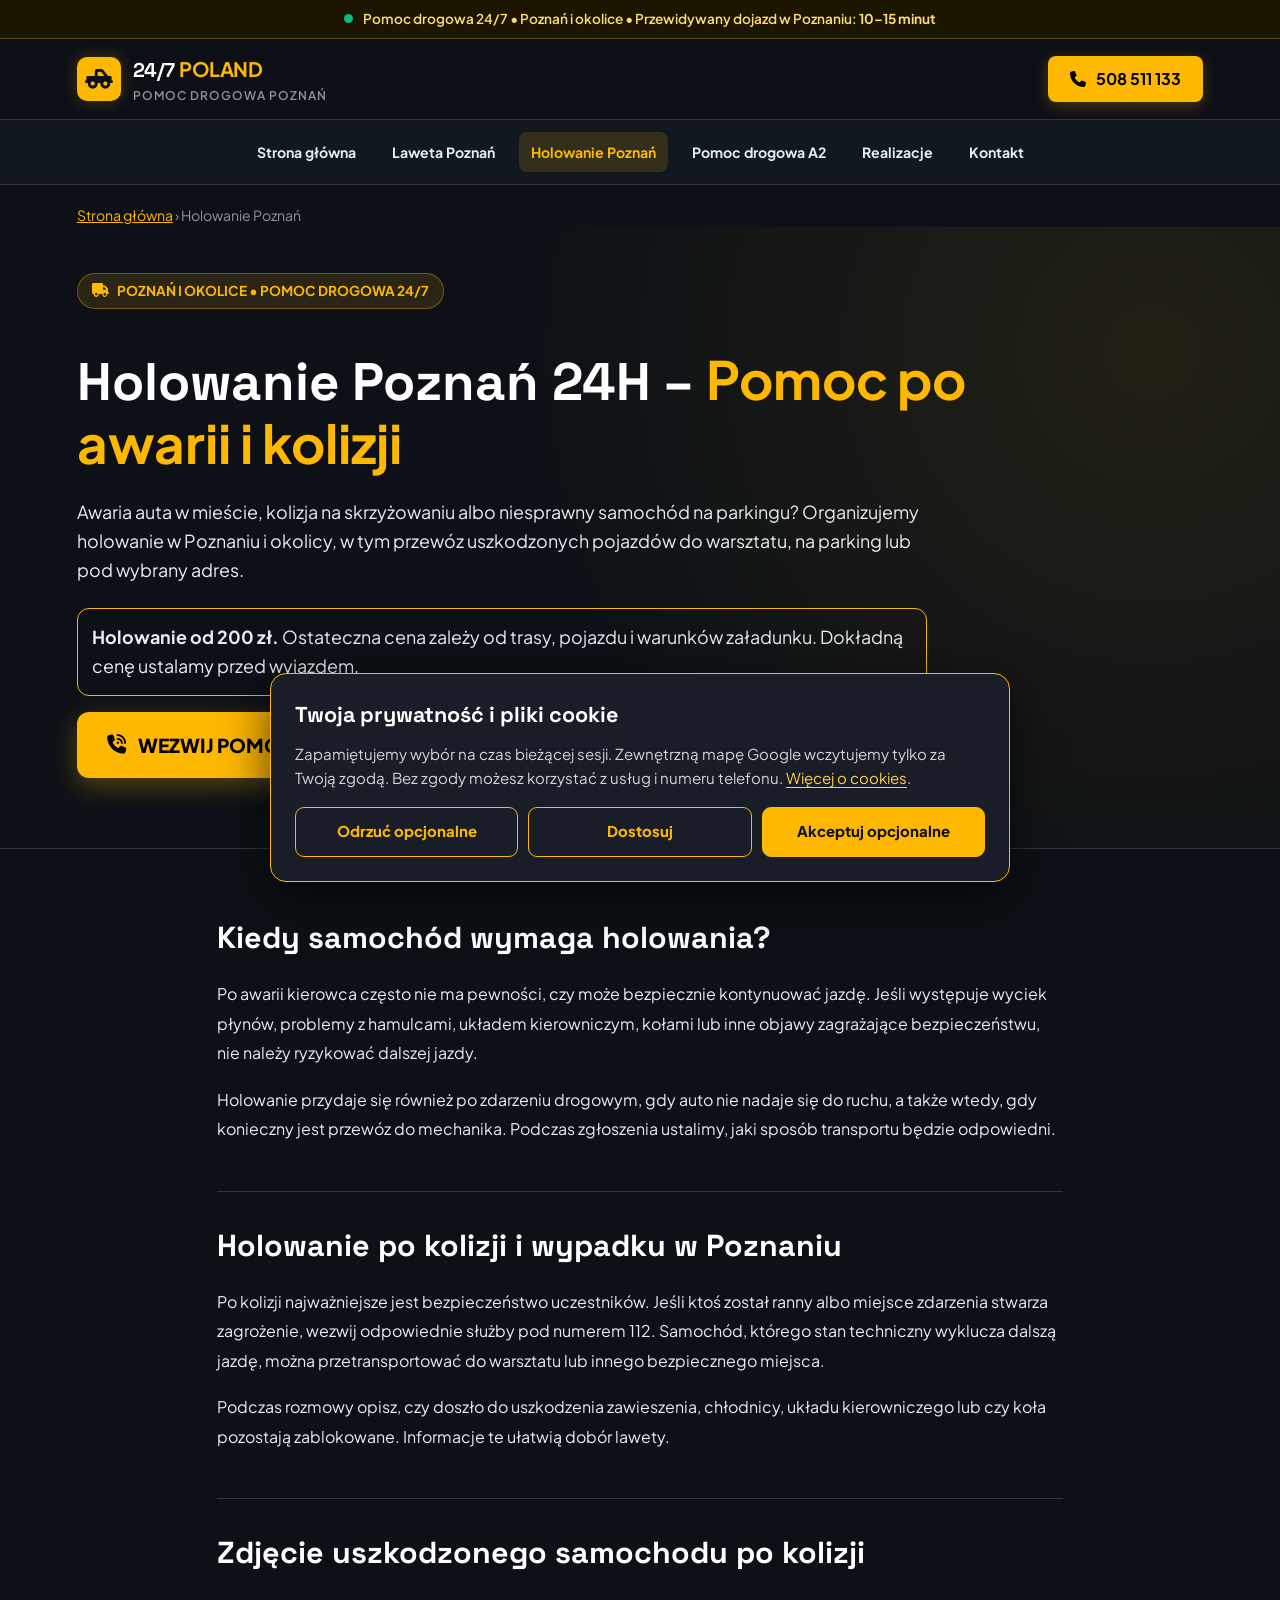
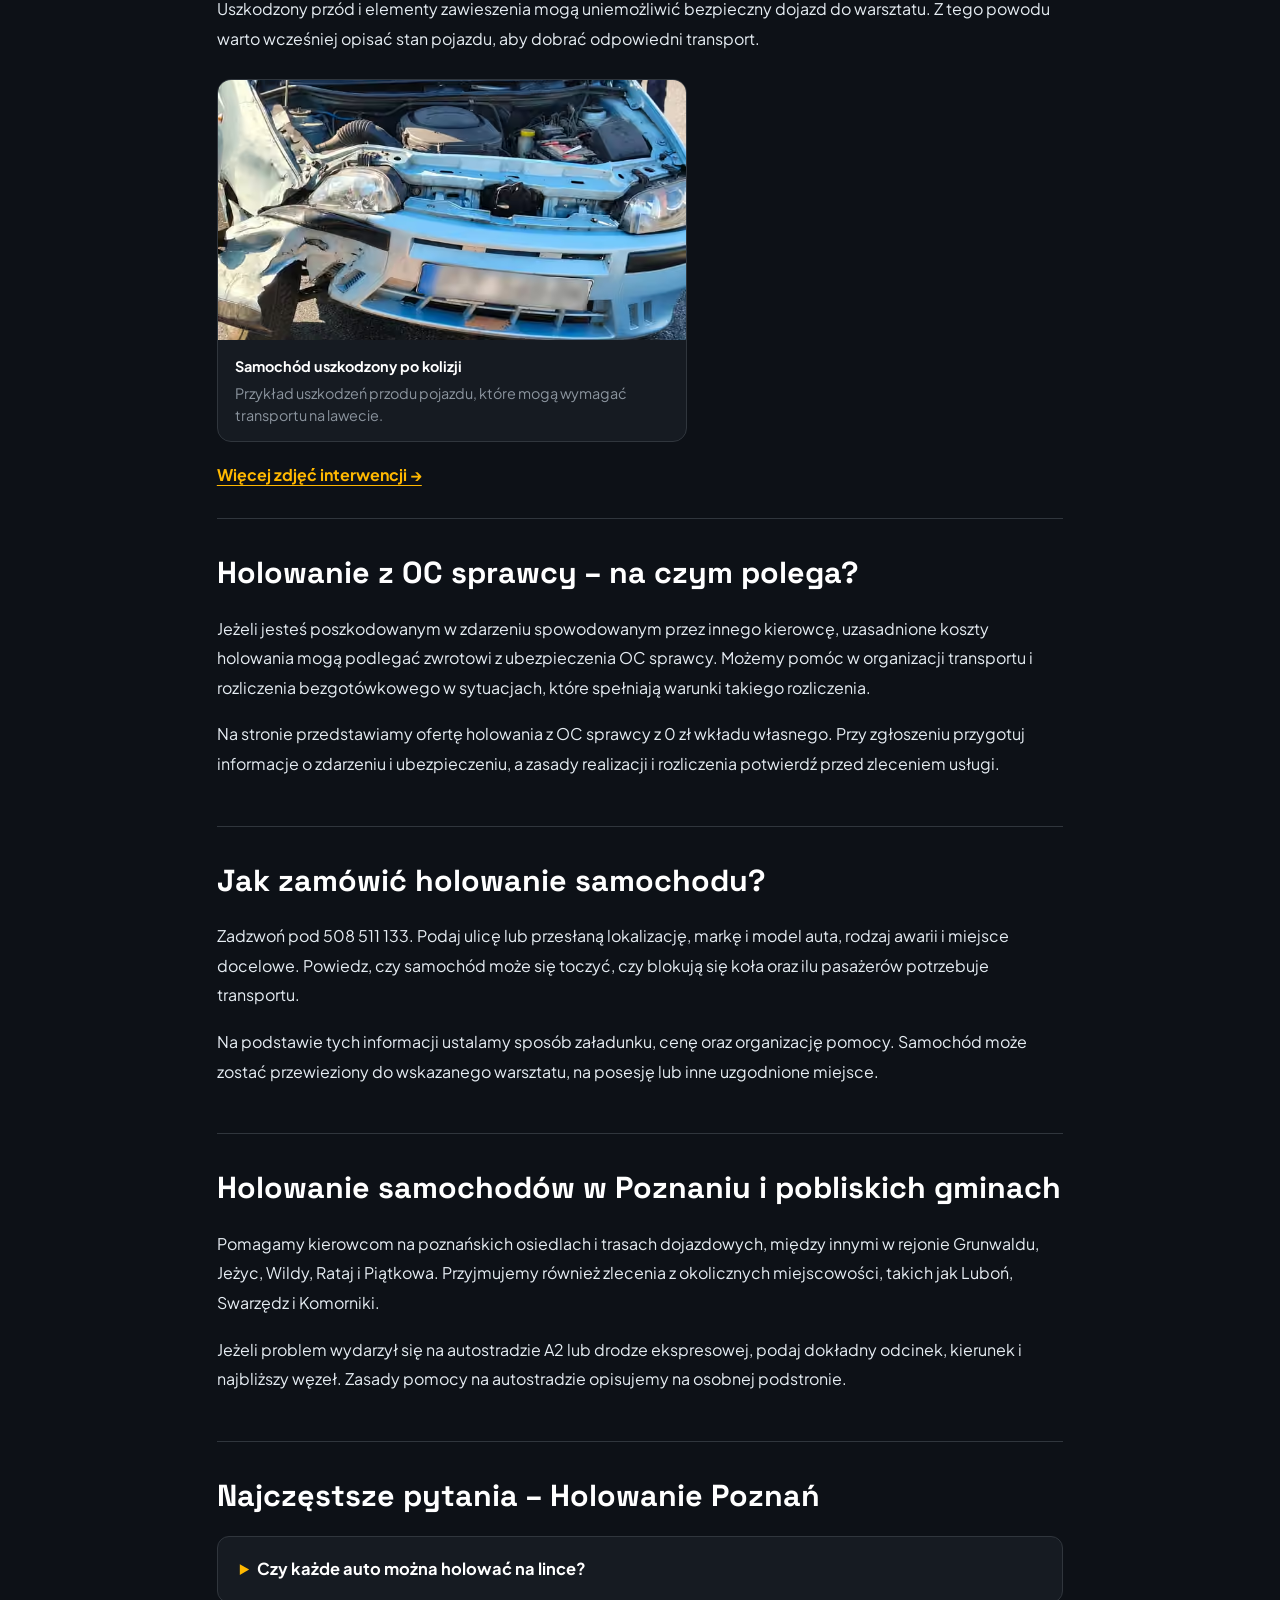
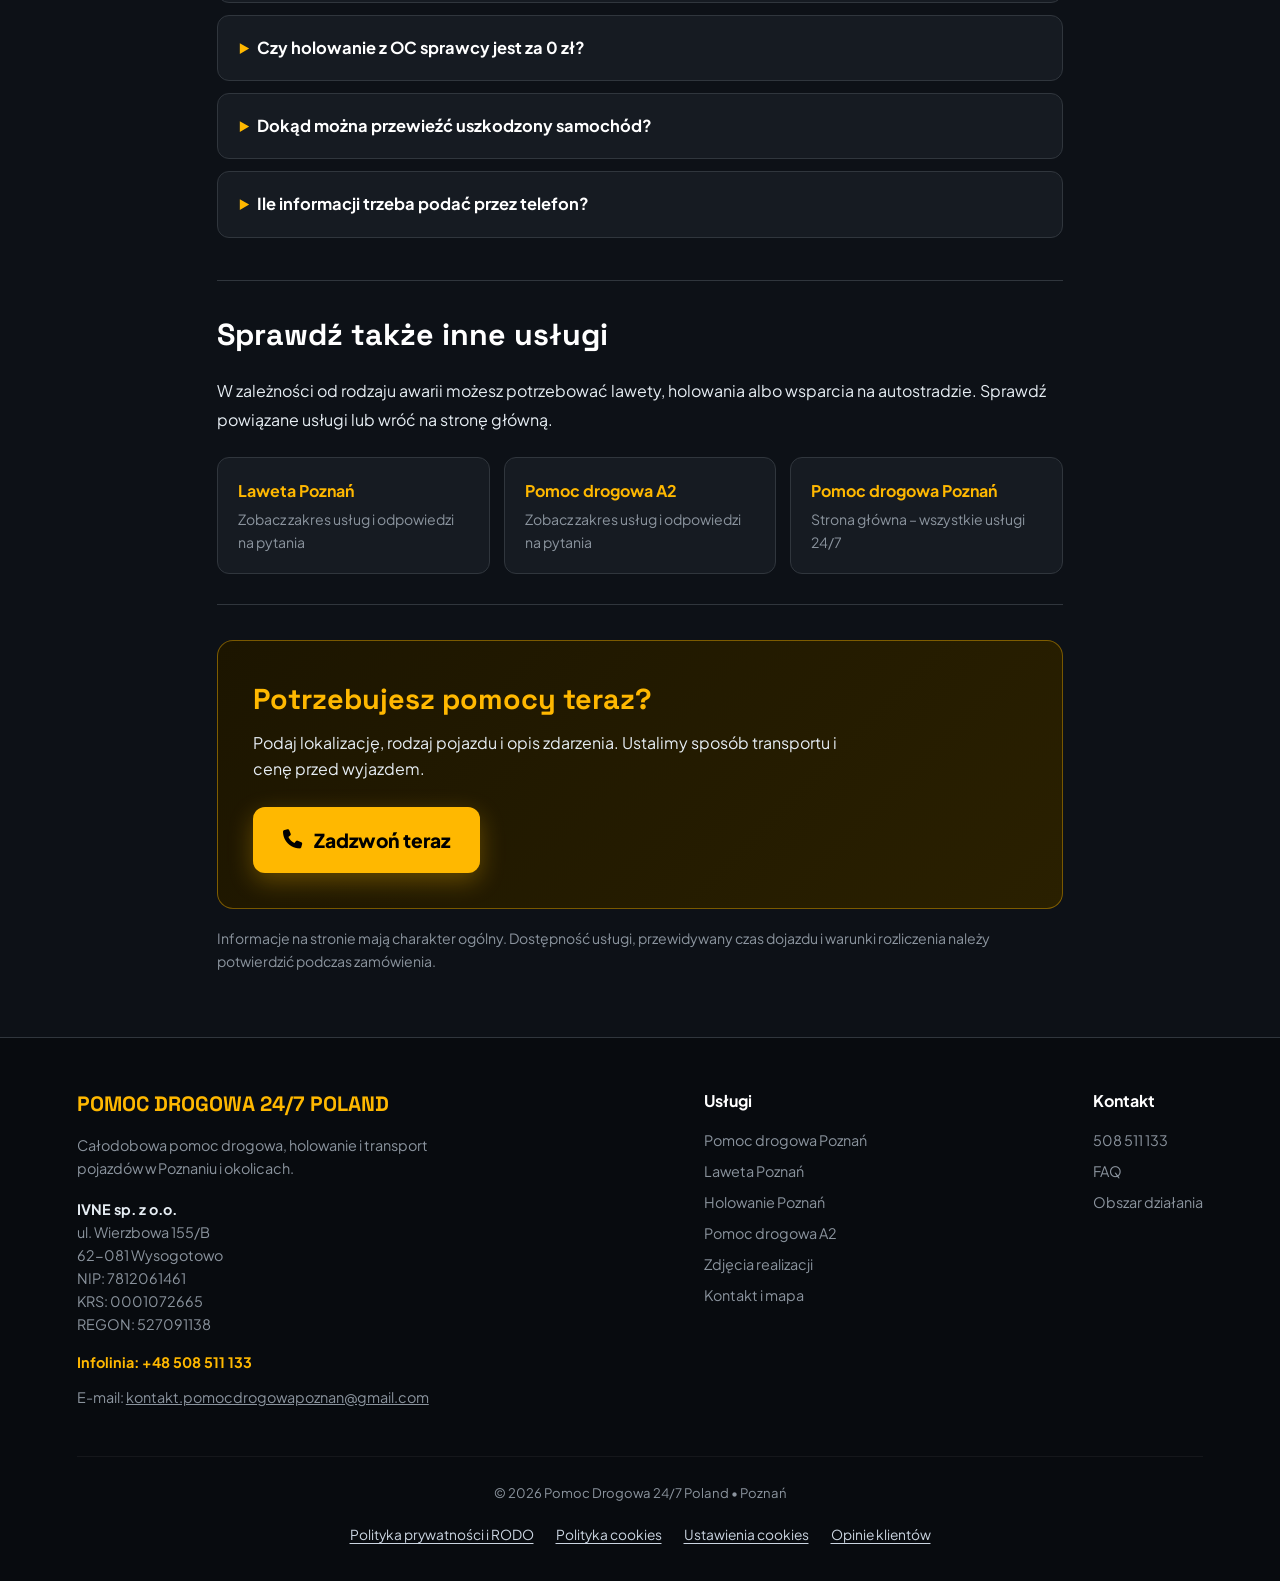
<file: holowanie-poznan.html>
<!DOCTYPE html>
<html lang="pl">
<head>
<meta charset="UTF-8">
<meta name="viewport" content="width=device-width, initial-scale=1.0">
<title>Holowanie Poznań 24H – Awaria i kolizja | 24/7 Poland</title>
<meta name="description" content="Holowanie Poznań 24/7 po awarii i kolizji. Transport samochodu do warsztatu, pomoc na trasie i możliwość rozliczenia z OC sprawcy. Tel. 508 511 133.">
<meta name="robots" content="index, follow">
<link rel="canonical" href="https://pomocdrogowapoznan24h.pl/holowanie-poznan.html">
    <link rel="icon" type="image/svg+xml" href="/favicon.svg">
    <meta name="theme-color" content="#0D1117">
    <meta property="og:type" content="website">
    <meta property="og:locale" content="pl_PL">
    <meta property="og:site_name" content="Pomoc Drogowa 24/7 Poland">
    <meta property="og:title" content="Holowanie Poznań 24H – Awaria i kolizja | 24/7 Poland">
    <meta property="og:description" content="Holowanie Poznań 24/7 po awarii i kolizji. Transport samochodu do warsztatu, pomoc na trasie i możliwość rozliczenia z OC sprawcy. Tel. 508 511 133.">
    <meta property="og:url" content="https://pomocdrogowapoznan24h.pl/holowanie-poznan.html">
<meta property="og:image" content="https://pomocdrogowapoznan24h.pl/images/holowanie-po-kolizji-poznan.avif">
    <meta name="twitter:card" content="summary">

<link rel="preconnect" href="https://fonts.googleapis.com">
<link rel="preconnect" href="https://fonts.gstatic.com" crossorigin>
<link href="https://fonts.googleapis.com/css2?family=Plus+Jakarta+Sans:wght@400;500;600;700;800&family=Space+Grotesk:wght@600;700&display=swap" rel="stylesheet">
<link rel="stylesheet" href="https://cdnjs.cloudflare.com/ajax/libs/font-awesome/6.5.1/css/all.min.css">
<style>
        :root {
            --brand-yellow: #FFB800;
            --brand-yellow-dark: #E0A200;
            --brand-yellow-glow: rgba(255,184,0,.25);
            --bg-dark: #0D1117;
            --bg-card: #161B22;
            --bg-card-hover: #1F242C;
            --text-main: #FFFFFF;
            --text-muted: #8B949E;
            --text-light: #E6EDF3;
            --accent-green: #10B981;
            --border-color: #30363D;
        }

        * {
            margin: 0;
            padding: 0;
            box-sizing: border-box;
            font-family: 'Plus Jakarta Sans', sans-serif;
        }

        html { scroll-behavior: smooth; }
        body {
            background: var(--bg-dark);
            color: var(--text-light);
            line-height: 1.6;
        }

        [id] { scroll-margin-top: 110px; }
        a:focus-visible, summary:focus-visible {
            outline: 3px solid #58a6ff;
            outline-offset: 4px;
        }

        .top-status-bar {
            background: #1c1500;
            border-bottom: 1px solid rgba(255,184,0,.3);
            color: #ffda73;
            padding: 8px 15px;
            font-size: .85rem;
            display: flex;
            justify-content: center;
            align-items: center;
            gap: 10px;
            font-weight: 600;
            text-align: center;
        }

        .pulse-dot {
            width: 9px;
            height: 9px;
            flex-shrink: 0;
            background: var(--accent-green);
            border-radius: 50%;
            animation: pulse-green 1.8s infinite;
        }

        @keyframes pulse-green {
            0% { box-shadow: 0 0 0 0 rgba(16,185,129,.7); }
            70% { box-shadow: 0 0 0 8px rgba(16,185,129,0); }
            100% { box-shadow: 0 0 0 0 rgba(16,185,129,0); }
        }

        header {
            position: sticky;
            top: 0;
            z-index: 1000;
            background: rgba(13,17,23,.95);
            backdrop-filter: blur(10px);
            border-bottom: 1px solid var(--border-color);
            padding: 14px 6%;
            display: flex;
            justify-content: space-between;
            align-items: center;
            gap: 15px;
        }

        .logo-box {
            display: flex;
            align-items: center;
            gap: 12px;
            text-decoration: none;
        }

        .logo-icon {
            background: var(--brand-yellow);
            color: var(--bg-dark);
            width: 44px;
            height: 44px;
            flex-shrink: 0;
            border-radius: 10px;
            display: flex;
            align-items: center;
            justify-content: center;
            font-size: 1.4rem;
            box-shadow: 0 0 15px var(--brand-yellow-glow);
        }

        .logo-text {
            display: flex;
            flex-direction: column;
        }

        .logo-title {
            font-family: 'Space Grotesk', sans-serif;
            font-size: 1.25rem;
            font-weight: 700;
            color: var(--text-main);
            letter-spacing: -.5px;
            text-transform: uppercase;
        }

        .logo-title span { color: var(--brand-yellow); }

        .logo-sub {
            font-size: .75rem;
            color: var(--text-muted);
            font-weight: 600;
            text-transform: uppercase;
            letter-spacing: 1px;
        }

        .btn-call-header {
            background: var(--brand-yellow);
            color: #000;
            padding: 10px 22px;
            border-radius: 8px;
            font-weight: 700;
            text-decoration: none;
            display: flex;
            align-items: center;
            justify-content: center;
            gap: 10px;
            min-height: 44px;
            box-shadow: 0 4px 14px var(--brand-yellow-glow);
        }

        .btn-call-header:hover { background: var(--brand-yellow-dark); }

        .hero {
            padding: 75px 6% 70px;
            background:
                radial-gradient(circle at 80% 20%, rgba(255,184,0,.08), transparent 50%),
                linear-gradient(180deg, rgba(13,17,23,.7), var(--bg-dark)),
                url('/images/pomoc-drogowa-poznan-rataje-zamenhofa-transport-porsche.avif') center/cover no-repeat;
            border-bottom: 1px solid var(--border-color);
        }

        .hero-badge {
            display: inline-flex;
            align-items: center;
            gap: 8px;
            background: rgba(255,184,0,.12);
            border: 1px solid rgba(255,184,0,.35);
            color: var(--brand-yellow);
            padding: 6px 14px;
            border-radius: 30px;
            font-size: .85rem;
            font-weight: 700;
            margin-bottom: 24px;
            text-transform: uppercase;
        }

        .hero-content { max-width: 820px; }

        .hero h1 {
            font-family: 'Space Grotesk', sans-serif;
            font-size: 3.2rem;
            line-height: 1.15;
            color: var(--text-main);
            margin-bottom: 20px;
        }

        .hero h1 span { color: var(--brand-yellow); }

        .hero p {
            font-size: 1.18rem;
            color: var(--text-muted);
            margin-bottom: 30px;
            max-width: 680px;
        }

        .hero-buttons {
            display: flex;
            flex-wrap: wrap;
            gap: 15px;
            margin-bottom: 20px;
        }

        .btn-main-call {
            background: var(--brand-yellow);
            color: #000;
            padding: 18px 30px;
            border-radius: 12px;
            font-size: 1.2rem;
            font-weight: 800;
            text-decoration: none;
            display: inline-flex;
            align-items: center;
            justify-content: center;
            gap: 12px;
            text-align: center;
            box-shadow: 0 8px 25px rgba(255,184,0,.3);
        }

        .btn-main-call:hover { background: var(--brand-yellow-dark); }

        .btn-secondary {
            background: var(--bg-card);
            color: var(--text-main);
            border: 1px solid var(--border-color);
            padding: 16px 24px;
            border-radius: 12px;
            font-size: 1rem;
            font-weight: 600;
            text-decoration: none;
            display: inline-flex;
            align-items: center;
            justify-content: center;
            gap: 10px;
            text-align: center;
        }

        .btn-secondary:hover {
            background: var(--bg-card-hover);
            border-color: var(--brand-yellow);
        }

        .price-box {
            margin-bottom: 30px;
            padding: 24px;
            background: #1c200e;
            border: 1px solid #726021;
            border-radius: 14px;
        }

        .price-box h2 {
            font-family: 'Space Grotesk', sans-serif;
            font-size: 1.35rem;
            color: var(--brand-yellow);
            margin-bottom: 8px;
        }

        .price-box p {
            font-size: 1rem;
            margin-bottom: 16px;
            color: var(--text-light);
        }

        .payment-tags {
            display: flex;
            flex-wrap: wrap;
            gap: 8px;
            list-style: none;
        }

        .payment-tags li {
            padding: 6px 12px;
            border: 1px solid #726021;
            border-radius: 8px;
            font-size: .85rem;
        }

        .hero-metrics {
            display: grid;
            grid-template-columns: repeat(auto-fit,minmax(min(100%,170px),1fr));
            gap: 16px;
            padding-top: 30px;
            border-top: 1px solid var(--border-color);
        }

        .metric-card {
            background: rgba(22,27,34,.8);
            border: 1px solid var(--border-color);
            padding: 16px 20px;
            border-radius: 10px;
        }

        .metric-card .num {
            font-family: 'Space Grotesk', sans-serif;
            font-size: 1.7rem;
            font-weight: 700;
            color: var(--brand-yellow);
        }

        .metric-card .label {
            font-size: .85rem;
            color: var(--text-muted);
        }

        .container {
            max-width: 1200px;
            margin: 0 auto;
            padding: 65px 6%;
        }

        .section-header {
            text-align: center;
            margin-bottom: 36px;
        }

        .section-header .sub-badge {
            color: var(--brand-yellow);
            font-weight: 700;
            font-size: .85rem;
            text-transform: uppercase;
            letter-spacing: 1.5px;
            margin-bottom: 8px;
            display: block;
        }

        .section-header h2 {
            font-family: 'Space Grotesk', sans-serif;
            font-size: 2.3rem;
            color: var(--text-main);
        }

        .section-description {
            margin-top: 14px;
            color: var(--text-muted);
        }

        .services-grid {
            display: grid;
            grid-template-columns: repeat(auto-fit,minmax(min(100%,320px),1fr));
            gap: 24px;
        }

        .service-card {
            background: var(--bg-card);
            border: 1px solid var(--border-color);
            border-radius: 14px;
            padding: 30px 25px;
            transition: border-color .2s;
            min-width: 0;
        }

        .service-card:hover { border-color: var(--brand-yellow); }

        .service-icon-wrap {
            width: 60px;
            height: 60px;
            background: rgba(255,184,0,.1);
            border-radius: 12px;
            display: flex;
            align-items: center;
            justify-content: center;
            font-size: 1.6rem;
            color: var(--brand-yellow);
            margin-bottom: 20px;
        }

        .service-card h3 {
            font-size: 1.3rem;
            margin-bottom: 12px;
            color: var(--text-main);
        }

        .service-card p {
            font-size: .95rem;
            color: var(--text-muted);
            margin-bottom: 16px;
        }

        .service-features {
            list-style: none;
            border-top: 1px solid rgba(255,255,255,.06);
            padding-top: 14px;
        }

        .service-features li {
            font-size: .85rem;
            margin-bottom: 8px;
            display: flex;
            align-items: baseline;
            gap: 8px;
        }

        .service-features i {
            color: var(--brand-yellow);
            font-size: .75rem;
        }

        .callout-banner {
            background: linear-gradient(135deg,#1c1500,#2a2000);
            border: 1px solid rgba(255,184,0,.4);
            border-radius: 16px;
            padding: 35px;
            display: flex;
            flex-wrap: wrap;
            align-items: center;
            justify-content: space-between;
            gap: 25px;
            margin-top: 35px;
        }

        .callout-text h3 {
            font-family: 'Space Grotesk', sans-serif;
            font-size: 1.8rem;
            color: var(--brand-yellow);
            margin-bottom: 8px;
        }

        .callout-text p { max-width: 600px; }

        .fleet-grid {
            display: grid;
            grid-template-columns: repeat(4,minmax(0,1fr));
            gap: 18px;
        }

        .fleet-card {
            overflow: hidden;
            border: 1px solid var(--border-color);
            border-radius: 14px;
            background: var(--bg-card);
        }

        .fleet-card svg,
        .fleet-card img {
            display: block;
            width: 100%;
            height: auto;
            aspect-ratio: 4/3;
            object-fit: cover;
            background: #202b3b;
        }

        .fleet-card figcaption {
            padding: 16px;
            font-size: .95rem;
            font-weight: 700;
        }

        .why-us-grid {
            display: grid;
            grid-template-columns: repeat(auto-fit,minmax(min(100%,260px),1fr));
            gap: 20px;
        }

        .why-box {
            background: var(--bg-card);
            border: 1px solid var(--border-color);
            padding: 25px;
            border-radius: 12px;
        }

        .why-box i {
            color: var(--brand-yellow);
            font-size: 1.5rem;
            margin-bottom: 15px;
        }

        .why-box h3 {
            font-size: 1.15rem;
            margin-bottom: 10px;
            color: var(--text-main);
        }

        .why-box p {
            font-size: .9rem;
            color: var(--text-muted);
        }

        .coverage-container {
            background: var(--bg-card);
            border: 1px solid var(--border-color);
            border-radius: 16px;
            padding: 30px;
        }

        .highway-cards {
            display: grid;
            grid-template-columns: repeat(auto-fit,minmax(min(100%,200px),1fr));
            gap: 15px;
            margin-bottom: 30px;
        }

        .hw-card {
            background: #090d12;
            border: 1px solid var(--border-color);
            border-radius: 10px;
            padding: 16px;
            display: flex;
            align-items: center;
            gap: 14px;
            min-width: 0;
        }

        .hw-badge {
            background: #1e3a8a;
            color: #fff;
            font-weight: 800;
            padding: 6px 10px;
            border-radius: 6px;
            flex-shrink: 0;
        }

        .hw-badge.s-road { background: #b91c1c; }

        .hw-info .title {
            font-weight: 700;
            font-size: .95rem;
            color: var(--text-main);
        }

        .hw-info .desc {
            font-size: .8rem;
            color: var(--text-muted);
        }

        .district-title {
            margin-bottom: 12px;
            font-size: 1.05rem;
        }

        .district-tags {
            display: flex;
            flex-wrap: wrap;
            gap: 10px;
        }

        .d-tag {
            background: #1f242c;
            border: 1px solid rgba(255,255,255,.08);
            padding: 8px 16px;
            border-radius: 30px;
            font-size: .88rem;
        }

        .party-small {
            display: flex;
            align-items: center;
            justify-content: space-between;
            gap: 24px;
            padding: 28px;
            background: var(--bg-card);
            border: 1px solid var(--border-color);
            border-radius: 14px;
        }

        .party-small h2 {
            font-family: 'Space Grotesk', sans-serif;
            font-size: 1.5rem;
            margin-bottom: 8px;
        }

        .party-small p {
            max-width: 660px;
            color: var(--text-muted);
        }

        .party-small a { flex-shrink: 0; }

        /* FAQ – najczęstsze pytania */
        .faq-list {
            max-width: 960px;
            margin: 0 auto;
            display: grid;
            gap: 12px;
        }

        .faq-item {
            background: var(--bg-card);
            border: 1px solid var(--border-color);
            border-radius: 12px;
            padding: 0 22px;
        }

        .faq-item[open] { border-color: rgba(255,184,0,.6); }

        .faq-item summary {
            cursor: pointer;
            padding: 19px 0;
            font-size: 1.03rem;
            font-weight: 700;
            color: var(--text-main);
        }

        .faq-item summary::marker { color: var(--brand-yellow); }

        .faq-item p {
            padding: 0 0 20px;
            color: var(--text-muted);
        }

        /* Kontakt i mapa */
        .company-grid {
            display: grid;
            grid-template-columns: 1fr 1fr;
            gap: 24px;
            align-items: stretch;
        }

        .company-card {
            background: var(--bg-card);
            border: 1px solid var(--border-color);
            border-radius: 16px;
            padding: 28px;
            min-width: 0;
        }

        .company-card h3 {
            color: var(--brand-yellow);
            font-size: 1.3rem;
            margin-bottom: 18px;
        }

        .company-card address {
            font-style: normal;
            margin-bottom: 18px;
        }

        .company-details { margin-bottom: 22px; }

        .company-details div {
            display: flex;
            flex-wrap: wrap;
            gap: 6px;
            margin-bottom: 5px;
        }

        .company-details dt { font-weight: 700; }

        .company-card .btn-main-call {
            font-size: 1rem;
            padding: 16px 20px;
        }

        .map-note {
            margin-top: 20px;
            margin-bottom: 16px;
            color: var(--text-muted);
            font-size: .9rem;
        }

        .map-link {
            color: var(--brand-yellow);
            text-underline-offset: 4px;
        }

        .company-map {
            display: block;
            width: 100%;
            height: 100%;
            min-height: 420px;
            border: 1px solid var(--border-color);
            border-radius: 16px;
            background: var(--bg-card);
        }

        footer {
            background: #080B0F;
            border-top: 1px solid var(--border-color);
            padding: 50px 6% 30px;
            color: var(--text-muted);
            font-size: .9rem;
        }

        .footer-content {
            display: flex;
            flex-wrap: wrap;
            justify-content: space-between;
            gap: 30px;
            margin-bottom: 35px;
        }

        .footer-brand { max-width: 400px; }

        .footer-brand h3 {
            font-family: 'Space Grotesk', sans-serif;
            color: var(--brand-yellow);
            font-size: 1.3rem;
            margin-bottom: 12px;
        }

        .footer-company {
            margin-top: 18px;
            font-style: normal;
        }

        .footer-company strong { color: var(--text-light); }

        .footer-phone {
            display: inline-block;
            margin-top: 15px;
            color: var(--brand-yellow);
            font-weight: 700;
            text-decoration: none;
        }

        .footer-links h3 {
            color: var(--text-main);
            font-size: 1rem;
            margin-bottom: 15px;
        }

        .footer-links ul { list-style: none; }
        .footer-links li { margin-bottom: 8px; }

        .footer-links a {
            color: var(--text-muted);
            text-decoration: none;
        }

        .footer-links a:hover { color: var(--brand-yellow); }

        .footer-links .fa-check {
            color: var(--brand-yellow);
            margin-right: 6px;
        }

        .footer-bottom {
            border-top: 1px solid rgba(255,255,255,.05);
            padding-top: 25px;
            text-align: center;
            font-size: .82rem;
        }

        .mobile-bottom-bar {
            position: fixed;
            bottom: 0;
            left: 0;
            width: 100%;
            background: var(--brand-yellow);
            padding: 12px 16px;
            padding-bottom: calc(12px + env(safe-area-inset-bottom,0px));
            z-index: 9999;
            box-shadow: 0 -4px 20px rgba(0,0,0,.5);
            display: none;
        }

        .mobile-bottom-bar a {
            color: #000;
            font-size: 1.1rem;
            font-weight: 800;
            text-decoration: none;
            display: flex;
            justify-content: center;
            align-items: center;
            gap: 10px;
            text-align: center;
        }

        @media (max-width: 1000px) {
            .fleet-grid { grid-template-columns: repeat(2,minmax(0,1fr)); }
        }

        @media (max-width: 900px) {
            body { padding-bottom: calc(80px + env(safe-area-inset-bottom,0px)); }
            .hero h1 { font-size: 2.4rem; }
            .mobile-bottom-bar { display: block; }
            header { padding: 12px 5%; }
            .btn-call-header span { display: none; }
        }

        @media (max-width: 800px) {
            .company-grid { grid-template-columns: 1fr; }
            .company-map { height: 340px; min-height: 340px; }
        }

        @media (max-width: 600px) {
            .hero { padding: 45px 5% 50px; }
            .hero h1 { font-size: 1.95rem; }
            .hero p { font-size: 1.05rem; }
            .hero-buttons { flex-direction: column; }
            .btn-main-call, .btn-secondary {
                width: 100%;
                justify-content: center;
            }
            .btn-main-call { font-size: 1rem; padding: 16px; }
            .container { padding: 45px 5%; }
            .section-header h2 { font-size: 1.8rem; }
            .price-box { padding: 20px; }
            .price-box p { font-size: .95rem; }
            .callout-banner { padding: 25px 20px; text-align: center; }
            .callout-text h3 { font-size: 1.5rem; }
            .fleet-grid { grid-template-columns: 1fr; }
            .coverage-container { padding: 20px; }
            .party-small {
                flex-direction: column;
                align-items: stretch;
                padding: 22px;
            }
            .logo-box { gap: 8px; }
            .logo-sub { font-size: .65rem; letter-spacing: .4px; }
            .btn-call-header { padding: 10px 14px; }
            .mobile-bottom-bar a { font-size: 1rem; }
            .company-card { padding: 22px; }
            .faq-item { padding: 0 17px; }
        }

        @media (prefers-reduced-motion: reduce) {
            *, *::before, *::after {
                animation: none !important;
                transition: none !important;
                scroll-behavior: auto !important;
            }
        }
    

  .subnav{display:flex;flex-wrap:wrap;align-items:center;justify-content:center;gap:12px;background:#111820;border-bottom:1px solid var(--border-color);padding:12px 6%}
  .subnav a{color:var(--text-light);text-decoration:none;font-weight:700;font-size:.88rem;padding:9px 12px;border-radius:8px}
  .subnav a:hover,.subnav a[aria-current="page"]{background:rgba(255,184,0,.14);color:var(--brand-yellow)}
  .breadcrumbs{padding:19px 6% 0;color:var(--text-muted);font-size:.88rem}
  .breadcrumbs a{color:var(--brand-yellow)}
  .subhero{padding:46px 6% 50px;background:radial-gradient(circle at 90% 20%,rgba(255,184,0,.09),transparent 50%),#0D1117;border-bottom:1px solid var(--border-color)}
  .subhero h1{font-family:'Space Grotesk',sans-serif;color:#fff;font-size:clamp(2rem,5vw,3.3rem);line-height:1.16;max-width:950px;margin:15px 0 22px}
  .subhero h1 span{color:var(--brand-yellow)}
  .subhero p{font-size:1.12rem;color:var(--text-light);max-width:850px;margin-bottom:24px}
  .content-shell{max-width:1000px;margin:0 auto;padding:35px 6% 65px}
  .prose-section{padding:30px 0;border-bottom:1px solid var(--border-color)}
  .prose-section h2{font-family:'Space Grotesk',sans-serif;color:#fff;font-size:clamp(1.35rem,3vw,1.9rem);margin-bottom:16px}
  .prose-section p{margin:0 0 17px;color:var(--text-light);line-height:1.85}
  .prose-section ul{padding-left:24px;margin:0 0 17px}
  .prose-section li{margin-bottom:10px}
  .link-grid{display:grid;grid-template-columns:repeat(auto-fit,minmax(min(100%,230px),1fr));gap:14px;margin-top:22px}
  .link-card{border:1px solid var(--border-color);border-radius:12px;padding:20px;background:var(--bg-card);color:var(--brand-yellow);text-decoration:none;font-weight:700}
  .link-card:hover{border-color:var(--brand-yellow)}
  .link-card span{display:block;color:var(--text-muted);font-size:.88rem;font-weight:400;margin-top:5px}
  .subfaq .faq-item{margin-bottom:12px}
  .small-print{color:var(--text-muted);font-size:.88rem}
  @media(max-width:600px){.subhero{padding:30px 5% 42px}.breadcrumbs{padding:15px 5% 0}.content-shell{padding:18px 5% 55px}.subnav{justify-content:flex-start;padding:9px 5%;gap:4px}.subnav a{font-size:.8rem;padding:8px}}

/* Galeria autentycznych zdjęć - responsywne obrazy */
.realization-grid{display:grid;grid-template-columns:repeat(3,minmax(0,1fr));gap:18px;margin-top:26px}
.realization-card{margin:0;background:var(--bg-card);border:1px solid var(--border-color);border-radius:14px;overflow:hidden;min-width:0}
.realization-card img{display:block;width:100%;height:260px;object-fit:cover;object-position:center 30%;background:#1b232c}
.realization-card figcaption{padding:15px 17px;line-height:1.55;color:var(--text-light);font-size:.9rem}
.realization-card figcaption strong{display:block;color:#fff;margin-bottom:4px}
.realization-card figcaption span{color:var(--text-muted)}
.realization-link{display:inline-block;color:var(--brand-yellow);font-weight:700;text-underline-offset:4px;margin-top:20px}
.realization-grid.two{grid-template-columns:repeat(2,minmax(0,1fr))}
.realization-grid.single{grid-template-columns:minmax(0,470px)}
@media(max-width:850px){.realization-grid{grid-template-columns:repeat(2,minmax(0,1fr))}}
@media(max-width:590px){.realization-grid,.realization-grid.two,.realization-grid.single{grid-template-columns:1fr}.realization-card img{height:240px}}
</style>
<link rel="stylesheet" href="/mobile-optimizations.css">
<script type="application/ld+json">{"@context":"https://schema.org","@type":"BreadcrumbList","itemListElement":[{"@type":"ListItem","position":1,"name":"Strona główna","item":"https://pomocdrogowapoznan24h.pl/"},{"@type":"ListItem","position":2,"name":"Holowanie Poznań","item":"https://pomocdrogowapoznan24h.pl/holowanie-poznan.html"}]}</script>
<link rel="stylesheet" href="/site-privacy.css">
<script src="/site-privacy.js" defer></script>
</head>
<body id="poczatek">
<div class="top-status-bar"><span class="pulse-dot"></span><span>Pomoc drogowa 24/7 &bull; Poznań i okolice &bull; Przewidywany dojazd w Poznaniu: <strong>10–15 minut</strong></span></div>
<header><a class="logo-box" href="/" aria-label="24/7 Poland – strona główna"><div class="logo-icon"><i class="fa-solid fa-truck-pickup" aria-hidden="true"></i></div><div class="logo-text"><div class="logo-title">24/7 <span>Poland</span></div><div class="logo-sub">Pomoc Drogowa Poznań</div></div></a><a href="tel:+48508511133" class="btn-call-header" aria-label="Zadzwoń 508 511 133"><i class="fa-solid fa-phone" aria-hidden="true"></i><span>508 511 133</span></a></header>
<nav class="subnav" aria-label="Nawigacja usług"><a href="/">Strona główna</a><a href="/laweta-poznan.html">Laweta Poznań</a><a href="/holowanie-poznan.html" aria-current="page">Holowanie Poznań</a><a href="/pomoc-drogowa-a2.html">Pomoc drogowa A2</a><a href="/realizacje-pomoc-drogowa-poznan.html">Realizacje</a><a href="/#kontakt">Kontakt</a></nav>
<main>
<div class="breadcrumbs"><a href="/">Strona główna</a> &rsaquo; Holowanie Poznań</div>
<section class="subhero"><div class="hero-badge"><i class="fa-solid fa-truck" aria-hidden="true"></i> Poznań i okolice &bull; pomoc drogowa 24/7</div><h1>Holowanie Poznań 24H – <span>Pomoc po awarii i kolizji</span></h1><p>Awaria auta w mieście, kolizja na skrzyżowaniu albo niesprawny samochód na parkingu? Organizujemy holowanie w Poznaniu i okolicy, w tym przewóz uszkodzonych pojazdów do warsztatu, na parking lub pod wybrany adres.</p><p style="margin:16px 0;padding:14px;border:1px solid #FFB800;border-radius:12px"><strong>Holowanie od 200 zł.</strong> Ostateczna cena zależy od trasy, pojazdu i warunków załadunku. Dokładną cenę ustalamy przed wyjazdem.</p><div class="hero-buttons"><a class="btn-main-call" href="tel:+48508511133"><i class="fa-solid fa-phone-volume" aria-hidden="true"></i> WEZWIJ POMOC: 508 511 133</a><a class="btn-secondary" href="/#uslugi">Pozostałe usługi</a></div></section>
<div class="content-shell">
<section class="prose-section"><h2>Kiedy samochód wymaga holowania?</h2><p>Po awarii kierowca często nie ma pewności, czy może bezpiecznie kontynuować jazdę. Jeśli występuje wyciek płynów, problemy z hamulcami, układem kierowniczym, kołami lub inne objawy zagrażające bezpieczeństwu, nie należy ryzykować dalszej jazdy.</p>
<p>Holowanie przydaje się również po zdarzeniu drogowym, gdy auto nie nadaje się do ruchu, a także wtedy, gdy konieczny jest przewóz do mechanika. Podczas zgłoszenia ustalimy, jaki sposób transportu będzie odpowiedni.</p></section>
<section class="prose-section"><h2>Holowanie po kolizji i wypadku w Poznaniu</h2><p>Po kolizji najważniejsze jest bezpieczeństwo uczestników. Jeśli ktoś został ranny albo miejsce zdarzenia stwarza zagrożenie, wezwij odpowiednie służby pod numerem 112. Samochód, którego stan techniczny wyklucza dalszą jazdę, można przetransportować do warsztatu lub innego bezpiecznego miejsca.</p>
<p>Podczas rozmowy opisz, czy doszło do uszkodzenia zawieszenia, chłodnicy, układu kierowniczego lub czy koła pozostają zablokowane. Informacje te ułatwią dobór lawety.</p></section>
<section class="prose-section" id="zdjecie-po-kolizji"><h2>Zdjęcie uszkodzonego samochodu po kolizji</h2><p>Uszkodzony przód i elementy zawieszenia mogą uniemożliwić bezpieczny dojazd do warsztatu. Z tego powodu warto wcześniej opisać stan pojazdu, aby dobrać odpowiedni transport.</p><div class="realization-grid single"><figure class="realization-card"><img src="/images/holowanie-po-kolizji-poznan.avif" alt="Uszkodzony samochód osobowy z otwartą maską po kolizji drogowej" width="480" height="640" loading="lazy" decoding="async"><figcaption><strong>Samochód uszkodzony po kolizji</strong><span>Przykład uszkodzeń przodu pojazdu, które mogą wymagać transportu na lawecie.</span></figcaption></figure></div><a class="realization-link" href="/realizacje-pomoc-drogowa-poznan.html">Więcej zdjęć interwencji &rarr;</a></section>
<section class="prose-section"><h2>Holowanie z OC sprawcy – na czym polega?</h2><p>Jeżeli jesteś poszkodowanym w zdarzeniu spowodowanym przez innego kierowcę, uzasadnione koszty holowania mogą podlegać zwrotowi z ubezpieczenia OC sprawcy. Możemy pomóc w organizacji transportu i rozliczenia bezgotówkowego w sytuacjach, które spełniają warunki takiego rozliczenia.</p>
<p>Na stronie przedstawiamy ofertę holowania z OC sprawcy z 0 zł wkładu własnego. Przy zgłoszeniu przygotuj informacje o zdarzeniu i ubezpieczeniu, a zasady realizacji i rozliczenia potwierdź przed zleceniem usługi.</p></section>
<section class="prose-section"><h2>Jak zamówić holowanie samochodu?</h2><p>Zadzwoń pod 508 511 133. Podaj ulicę lub przesłaną lokalizację, markę i model auta, rodzaj awarii i miejsce docelowe. Powiedz, czy samochód może się toczyć, czy blokują się koła oraz ilu pasażerów potrzebuje transportu.</p>
<p>Na podstawie tych informacji ustalamy sposób załadunku, cenę oraz organizację pomocy. Samochód może zostać przewieziony do wskazanego warsztatu, na posesję lub inne uzgodnione miejsce.</p></section>
<section class="prose-section"><h2>Holowanie samochodów w Poznaniu i pobliskich gminach</h2><p>Pomagamy kierowcom na poznańskich osiedlach i trasach dojazdowych, między innymi w rejonie Grunwaldu, Jeżyc, Wildy, Rataj i Piątkowa. Przyjmujemy również zlecenia z okolicznych miejscowości, takich jak Luboń, Swarzędz i Komorniki.</p>
<p>Jeżeli problem wydarzył się na autostradzie A2 lub drodze ekspresowej, podaj dokładny odcinek, kierunek i najbliższy węzeł. Zasady pomocy na autostradzie opisujemy na osobnej podstronie.</p></section>
<section class="prose-section subfaq"><h2>Najczęstsze pytania – Holowanie Poznań</h2><details class="faq-item"><summary>Czy każde auto można holować na lince?</summary><p>Nie. Rodzaj awarii, konstrukcja napędu i obowiązujące przepisy mogą wykluczać holowanie na lince. W wielu sytuacjach bezpieczniejszym rozwiązaniem jest przewóz pojazdu na lawecie.</p></details>
<details class="faq-item"><summary>Czy holowanie z OC sprawcy jest za 0 zł?</summary><p>Oferujemy usługę z 0 zł wkładu własnego przy rozliczeniu z OC sprawcy, gdy spełnione są warunki takiego rozliczenia. Szczegóły potwierdzamy podczas zgłoszenia.</p></details>
<details class="faq-item"><summary>Dokąd można przewieźć uszkodzony samochód?</summary><p>Do wybranego warsztatu, na parking lub pod wskazany adres, pod warunkiem że możliwy jest bezpieczny dojazd i rozładunek.</p></details>
<details class="faq-item"><summary>Ile informacji trzeba podać przez telefon?</summary><p>Wystarczy zacząć od lokalizacji, modelu pojazdu i opisu problemu. W rozmowie dopytamy o uszkodzenia i adres docelowy.</p></details></section>
<section class="prose-section"><h2>Sprawdź także inne usługi</h2><p>W zależności od rodzaju awarii możesz potrzebować lawety, holowania albo wsparcia na autostradzie. Sprawdź powiązane usługi lub wróć na stronę główną.</p><div class="link-grid"><a class="link-card" href="/laweta-poznan.html">Laweta Poznań<span>Zobacz zakres usług i odpowiedzi na pytania</span></a>
<a class="link-card" href="/pomoc-drogowa-a2.html">Pomoc drogowa A2<span>Zobacz zakres usług i odpowiedzi na pytania</span></a><a class="link-card" href="/">Pomoc drogowa Poznań<span>Strona główna – wszystkie usługi 24/7</span></a></div></section>
<div class="callout-banner"><div class="callout-text"><h3>Potrzebujesz pomocy teraz?</h3><p>Podaj lokalizację, rodzaj pojazdu i opis zdarzenia. Ustalimy sposób transportu i cenę przed wyjazdem.</p></div><a class="btn-main-call" href="tel:+48508511133"><i class="fa-solid fa-phone" aria-hidden="true"></i>Zadzwoń teraz</a></div>
<p class="small-print" style="margin-top:18px">Informacje na stronie mają charakter ogólny. Dostępność usługi, przewidywany czas dojazdu i warunki rozliczenia należy potwierdzić podczas zamówienia.</p>
</div></main>
<footer><div class="footer-content"><div class="footer-brand"><h3>POMOC DROGOWA 24/7 POLAND</h3><p>Całodobowa pomoc drogowa, holowanie i transport pojazdów w Poznaniu i okolicach.</p><address class="footer-company"><strong>IVNE sp. z o.o.</strong><br>ul. Wierzbowa 155/B<br>62-081 Wysogotowo<br>NIP: 7812061461<br>KRS: 0001072665<br>REGON: 527091138</address><a class="footer-phone" href="tel:+48508511133">Infolinia: +48 508 511 133</a><p style="margin:12px 0;overflow-wrap:anywhere">E-mail: <a href="mailto:kontakt.pomocdrogowapoznan@gmail.com" style="color:inherit;text-decoration:underline">kontakt.pomocdrogowapoznan@gmail.com</a></p></div><div class="footer-links"><h3>Usługi</h3><ul><li><a href="/">Pomoc drogowa Poznań</a></li><li><a href="/laweta-poznan.html">Laweta Poznań</a></li><li><a href="/holowanie-poznan.html">Holowanie Poznań</a></li><li><a href="/pomoc-drogowa-a2.html">Pomoc drogowa A2</a></li><li><a href="/realizacje-pomoc-drogowa-poznan.html">Zdjęcia realizacji</a></li><li><a href="/#kontakt">Kontakt i mapa</a></li></ul></div><div class="footer-links"><h3>Kontakt</h3><ul><li><a href="tel:+48508511133">508 511 133</a></li><li><a href="/#faq">FAQ</a></li><li><a href="/#obszar">Obszar działania</a></li></ul></div></div><div class="footer-bottom"><p>&copy; 2026 Pomoc Drogowa 24/7 Poland &bull; Poznań</p></div><div class="legal-links" aria-label="Informacje prawne i preferencje prywatności">
  <a href="/polityka-prywatnosci.html">Polityka prywatności i RODO</a>
  <a href="/polityka-cookies.html">Polityka cookies</a>
  <button type="button" data-cookie-settings>Ustawienia cookies</button>
  <a href="/#opinie">Opinie klientów</a>
</div>
</footer>
<div class="mobile-bottom-bar"><a href="tel:+48508511133"><i class="fa-solid fa-phone" aria-hidden="true"></i> SZYBKA LAWETA: 508 511 133</a></div>
</body></html>
</file>
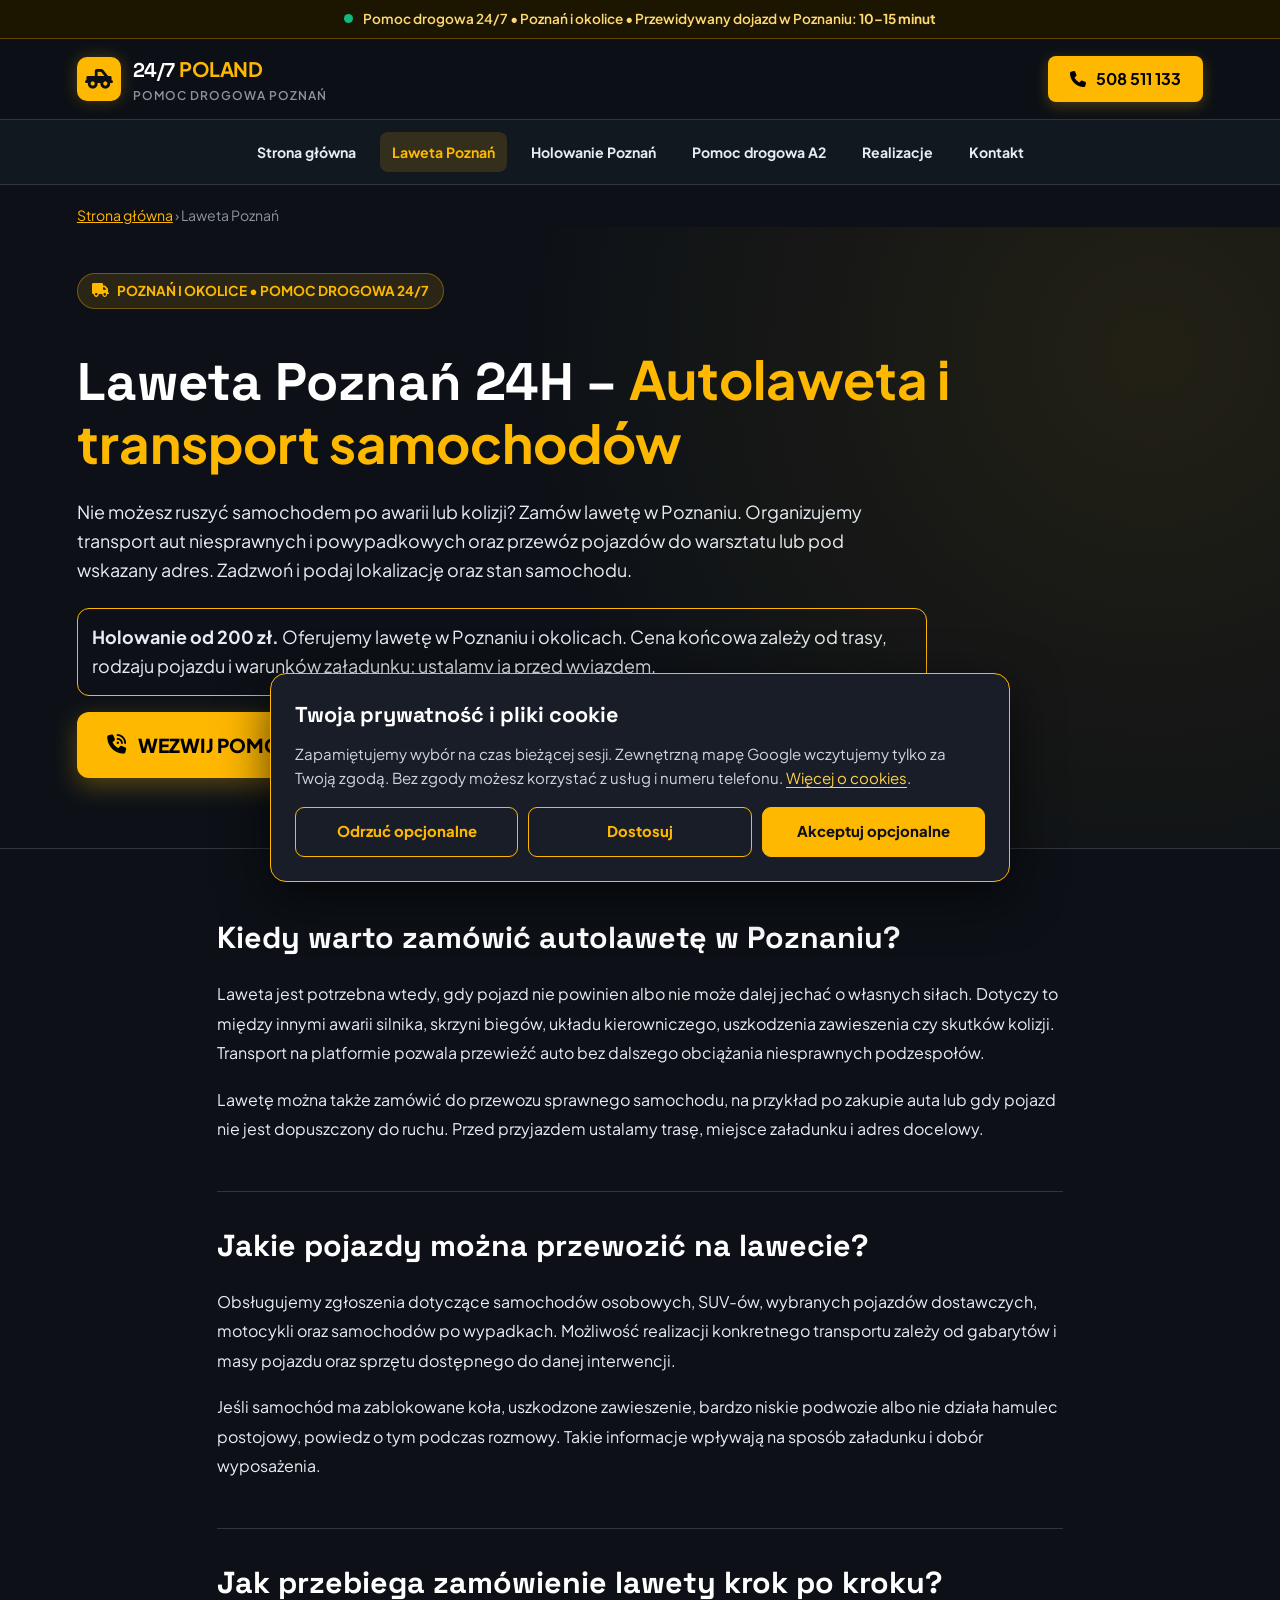
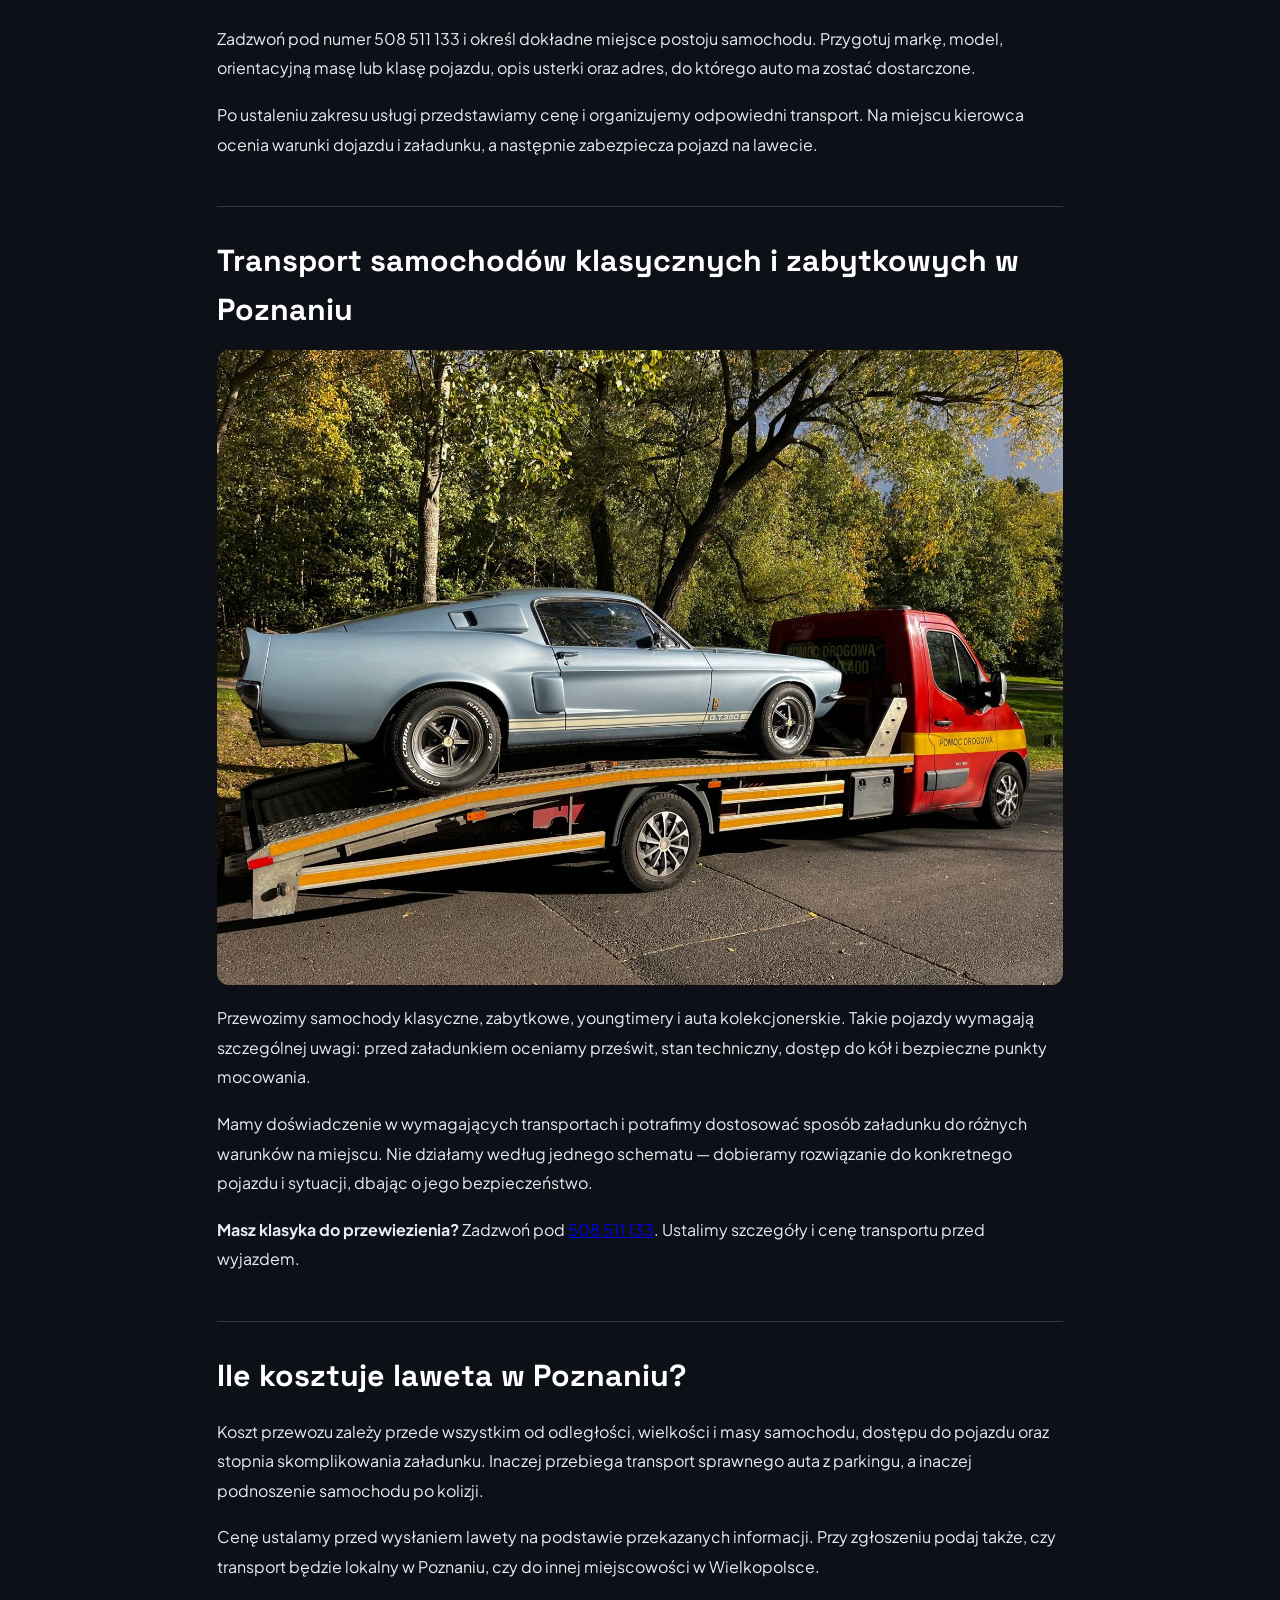
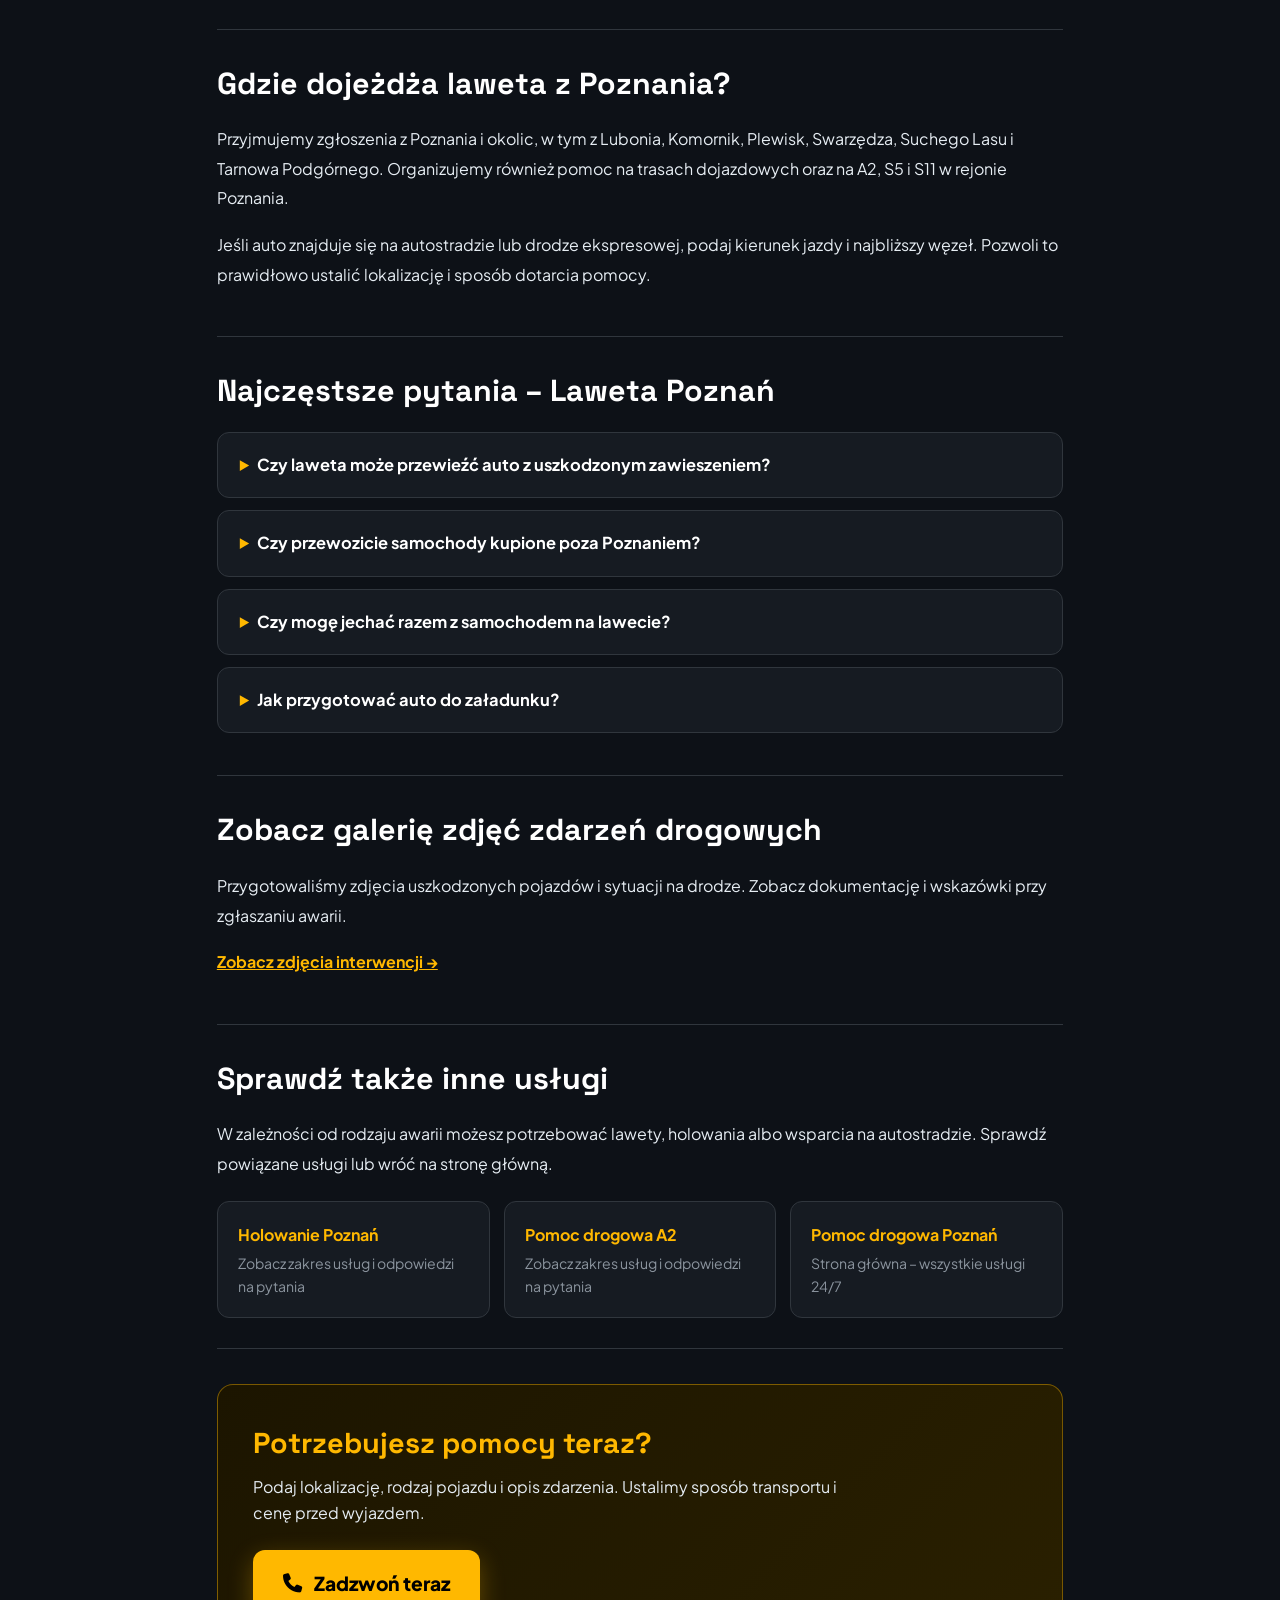
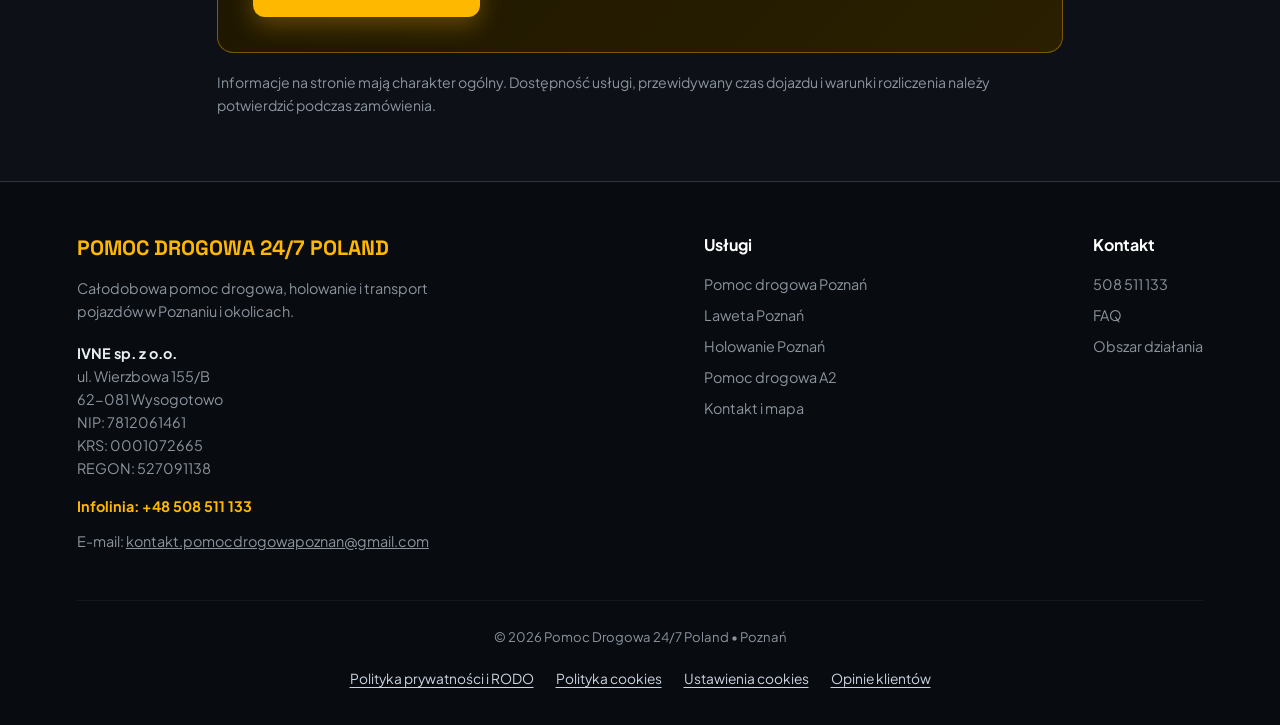
<file: laweta-poznan.html>
<!DOCTYPE html>
<html lang="pl">
<head>
<meta charset="UTF-8">
<meta name="viewport" content="width=device-width, initial-scale=1.0">
<title>Laweta Poznań 24H – Transport samochodów | 24/7 Poland</title>
<meta name="description" content="Laweta Poznań 24h: transport aut osobowych, SUV, motocykli i pojazdów powypadkowych. Sprawdź, jak zamówić autolawetę i od czego zależy cena. Tel. 508 511 133.">
<meta name="robots" content="index, follow">
<link rel="canonical" href="https://pomocdrogowapoznan24h.pl/laweta-poznan.html">
    <link rel="icon" type="image/svg+xml" href="/favicon.svg">
    <meta name="theme-color" content="#0D1117">
    <meta property="og:type" content="website">
    <meta property="og:locale" content="pl_PL">
    <meta property="og:site_name" content="Pomoc Drogowa 24/7 Poland">
    <meta property="og:title" content="Laweta Poznań 24H – Transport samochodów | 24/7 Poland">
    <meta property="og:description" content="Laweta Poznań 24h: transport aut osobowych, SUV, motocykli i pojazdów powypadkowych. Sprawdź, jak zamówić autolawetę i od czego zależy cena. Tel. 508 511 133.">
    <meta property="og:url" content="https://pomocdrogowapoznan24h.pl/laweta-poznan.html">
    <meta name="twitter:card" content="summary">

<link rel="preconnect" href="https://fonts.googleapis.com">
<link rel="preconnect" href="https://fonts.gstatic.com" crossorigin>
<link href="https://fonts.googleapis.com/css2?family=Plus+Jakarta+Sans:wght@400;500;600;700;800&family=Space+Grotesk:wght@600;700&display=swap" rel="stylesheet">
<link rel="stylesheet" href="https://cdnjs.cloudflare.com/ajax/libs/font-awesome/6.5.1/css/all.min.css">
<style>
        :root {
            --brand-yellow: #FFB800;
            --brand-yellow-dark: #E0A200;
            --brand-yellow-glow: rgba(255,184,0,.25);
            --bg-dark: #0D1117;
            --bg-card: #161B22;
            --bg-card-hover: #1F242C;
            --text-main: #FFFFFF;
            --text-muted: #8B949E;
            --text-light: #E6EDF3;
            --accent-green: #10B981;
            --border-color: #30363D;
        }

        * {
            margin: 0;
            padding: 0;
            box-sizing: border-box;
            font-family: 'Plus Jakarta Sans', sans-serif;
        }

        html { scroll-behavior: smooth; }
        body {
            background: var(--bg-dark);
            color: var(--text-light);
            line-height: 1.6;
        }

        [id] { scroll-margin-top: 110px; }
        a:focus-visible, summary:focus-visible {
            outline: 3px solid #58a6ff;
            outline-offset: 4px;
        }

        .top-status-bar {
            background: #1c1500;
            border-bottom: 1px solid rgba(255,184,0,.3);
            color: #ffda73;
            padding: 8px 15px;
            font-size: .85rem;
            display: flex;
            justify-content: center;
            align-items: center;
            gap: 10px;
            font-weight: 600;
            text-align: center;
        }

        .pulse-dot {
            width: 9px;
            height: 9px;
            flex-shrink: 0;
            background: var(--accent-green);
            border-radius: 50%;
            animation: pulse-green 1.8s infinite;
        }

        @keyframes pulse-green {
            0% { box-shadow: 0 0 0 0 rgba(16,185,129,.7); }
            70% { box-shadow: 0 0 0 8px rgba(16,185,129,0); }
            100% { box-shadow: 0 0 0 0 rgba(16,185,129,0); }
        }

        header {
            position: sticky;
            top: 0;
            z-index: 1000;
            background: rgba(13,17,23,.95);
            backdrop-filter: blur(10px);
            border-bottom: 1px solid var(--border-color);
            padding: 14px 6%;
            display: flex;
            justify-content: space-between;
            align-items: center;
            gap: 15px;
        }

        .logo-box {
            display: flex;
            align-items: center;
            gap: 12px;
            text-decoration: none;
        }

        .logo-icon {
            background: var(--brand-yellow);
            color: var(--bg-dark);
            width: 44px;
            height: 44px;
            flex-shrink: 0;
            border-radius: 10px;
            display: flex;
            align-items: center;
            justify-content: center;
            font-size: 1.4rem;
            box-shadow: 0 0 15px var(--brand-yellow-glow);
        }

        .logo-text {
            display: flex;
            flex-direction: column;
        }

        .logo-title {
            font-family: 'Space Grotesk', sans-serif;
            font-size: 1.25rem;
            font-weight: 700;
            color: var(--text-main);
            letter-spacing: -.5px;
            text-transform: uppercase;
        }

        .logo-title span { color: var(--brand-yellow); }

        .logo-sub {
            font-size: .75rem;
            color: var(--text-muted);
            font-weight: 600;
            text-transform: uppercase;
            letter-spacing: 1px;
        }

        .btn-call-header {
            background: var(--brand-yellow);
            color: #000;
            padding: 10px 22px;
            border-radius: 8px;
            font-weight: 700;
            text-decoration: none;
            display: flex;
            align-items: center;
            justify-content: center;
            gap: 10px;
            min-height: 44px;
            box-shadow: 0 4px 14px var(--brand-yellow-glow);
        }

        .btn-call-header:hover { background: var(--brand-yellow-dark); }

        .hero {
            padding: 75px 6% 70px;
            background:
                radial-gradient(circle at 80% 20%, rgba(255,184,0,.08), transparent 50%),
                linear-gradient(180deg, rgba(13,17,23,.7), var(--bg-dark)),
                url('/images/pomoc-drogowa-poznan-rataje-zamenhofa-transport-porsche.avif') center/cover no-repeat;
            border-bottom: 1px solid var(--border-color);
        }

        .hero-badge {
            display: inline-flex;
            align-items: center;
            gap: 8px;
            background: rgba(255,184,0,.12);
            border: 1px solid rgba(255,184,0,.35);
            color: var(--brand-yellow);
            padding: 6px 14px;
            border-radius: 30px;
            font-size: .85rem;
            font-weight: 700;
            margin-bottom: 24px;
            text-transform: uppercase;
        }

        .hero-content { max-width: 820px; }

        .hero h1 {
            font-family: 'Space Grotesk', sans-serif;
            font-size: 3.2rem;
            line-height: 1.15;
            color: var(--text-main);
            margin-bottom: 20px;
        }

        .hero h1 span { color: var(--brand-yellow); }

        .hero p {
            font-size: 1.18rem;
            color: var(--text-muted);
            margin-bottom: 30px;
            max-width: 680px;
        }

        .hero-buttons {
            display: flex;
            flex-wrap: wrap;
            gap: 15px;
            margin-bottom: 20px;
        }

        .btn-main-call {
            background: var(--brand-yellow);
            color: #000;
            padding: 18px 30px;
            border-radius: 12px;
            font-size: 1.2rem;
            font-weight: 800;
            text-decoration: none;
            display: inline-flex;
            align-items: center;
            justify-content: center;
            gap: 12px;
            text-align: center;
            box-shadow: 0 8px 25px rgba(255,184,0,.3);
        }

        .btn-main-call:hover { background: var(--brand-yellow-dark); }

        .btn-secondary {
            background: var(--bg-card);
            color: var(--text-main);
            border: 1px solid var(--border-color);
            padding: 16px 24px;
            border-radius: 12px;
            font-size: 1rem;
            font-weight: 600;
            text-decoration: none;
            display: inline-flex;
            align-items: center;
            justify-content: center;
            gap: 10px;
            text-align: center;
        }

        .btn-secondary:hover {
            background: var(--bg-card-hover);
            border-color: var(--brand-yellow);
        }

        .price-box {
            margin-bottom: 30px;
            padding: 24px;
            background: #1c200e;
            border: 1px solid #726021;
            border-radius: 14px;
        }

        .price-box h2 {
            font-family: 'Space Grotesk', sans-serif;
            font-size: 1.35rem;
            color: var(--brand-yellow);
            margin-bottom: 8px;
        }

        .price-box p {
            font-size: 1rem;
            margin-bottom: 16px;
            color: var(--text-light);
        }

        .payment-tags {
            display: flex;
            flex-wrap: wrap;
            gap: 8px;
            list-style: none;
        }

        .payment-tags li {
            padding: 6px 12px;
            border: 1px solid #726021;
            border-radius: 8px;
            font-size: .85rem;
        }

        .hero-metrics {
            display: grid;
            grid-template-columns: repeat(auto-fit,minmax(min(100%,170px),1fr));
            gap: 16px;
            padding-top: 30px;
            border-top: 1px solid var(--border-color);
        }

        .metric-card {
            background: rgba(22,27,34,.8);
            border: 1px solid var(--border-color);
            padding: 16px 20px;
            border-radius: 10px;
        }

        .metric-card .num {
            font-family: 'Space Grotesk', sans-serif;
            font-size: 1.7rem;
            font-weight: 700;
            color: var(--brand-yellow);
        }

        .metric-card .label {
            font-size: .85rem;
            color: var(--text-muted);
        }

        .container {
            max-width: 1200px;
            margin: 0 auto;
            padding: 65px 6%;
        }

        .section-header {
            text-align: center;
            margin-bottom: 36px;
        }

        .section-header .sub-badge {
            color: var(--brand-yellow);
            font-weight: 700;
            font-size: .85rem;
            text-transform: uppercase;
            letter-spacing: 1.5px;
            margin-bottom: 8px;
            display: block;
        }

        .section-header h2 {
            font-family: 'Space Grotesk', sans-serif;
            font-size: 2.3rem;
            color: var(--text-main);
        }

        .section-description {
            margin-top: 14px;
            color: var(--text-muted);
        }

        .services-grid {
            display: grid;
            grid-template-columns: repeat(auto-fit,minmax(min(100%,320px),1fr));
            gap: 24px;
        }

        .service-card {
            background: var(--bg-card);
            border: 1px solid var(--border-color);
            border-radius: 14px;
            padding: 30px 25px;
            transition: border-color .2s;
            min-width: 0;
        }

        .service-card:hover { border-color: var(--brand-yellow); }

        .service-icon-wrap {
            width: 60px;
            height: 60px;
            background: rgba(255,184,0,.1);
            border-radius: 12px;
            display: flex;
            align-items: center;
            justify-content: center;
            font-size: 1.6rem;
            color: var(--brand-yellow);
            margin-bottom: 20px;
        }

        .service-card h3 {
            font-size: 1.3rem;
            margin-bottom: 12px;
            color: var(--text-main);
        }

        .service-card p {
            font-size: .95rem;
            color: var(--text-muted);
            margin-bottom: 16px;
        }

        .service-features {
            list-style: none;
            border-top: 1px solid rgba(255,255,255,.06);
            padding-top: 14px;
        }

        .service-features li {
            font-size: .85rem;
            margin-bottom: 8px;
            display: flex;
            align-items: baseline;
            gap: 8px;
        }

        .service-features i {
            color: var(--brand-yellow);
            font-size: .75rem;
        }

        .callout-banner {
            background: linear-gradient(135deg,#1c1500,#2a2000);
            border: 1px solid rgba(255,184,0,.4);
            border-radius: 16px;
            padding: 35px;
            display: flex;
            flex-wrap: wrap;
            align-items: center;
            justify-content: space-between;
            gap: 25px;
            margin-top: 35px;
        }

        .callout-text h3 {
            font-family: 'Space Grotesk', sans-serif;
            font-size: 1.8rem;
            color: var(--brand-yellow);
            margin-bottom: 8px;
        }

        .callout-text p { max-width: 600px; }

        .fleet-grid {
            display: grid;
            grid-template-columns: repeat(4,minmax(0,1fr));
            gap: 18px;
        }

        .fleet-card {
            overflow: hidden;
            border: 1px solid var(--border-color);
            border-radius: 14px;
            background: var(--bg-card);
        }

        .fleet-card svg,
        .fleet-card img {
            display: block;
            width: 100%;
            height: auto;
            aspect-ratio: 4/3;
            object-fit: cover;
            background: #202b3b;
        }

        .fleet-card figcaption {
            padding: 16px;
            font-size: .95rem;
            font-weight: 700;
        }

        .why-us-grid {
            display: grid;
            grid-template-columns: repeat(auto-fit,minmax(min(100%,260px),1fr));
            gap: 20px;
        }

        .why-box {
            background: var(--bg-card);
            border: 1px solid var(--border-color);
            padding: 25px;
            border-radius: 12px;
        }

        .why-box i {
            color: var(--brand-yellow);
            font-size: 1.5rem;
            margin-bottom: 15px;
        }

        .why-box h3 {
            font-size: 1.15rem;
            margin-bottom: 10px;
            color: var(--text-main);
        }

        .why-box p {
            font-size: .9rem;
            color: var(--text-muted);
        }

        .coverage-container {
            background: var(--bg-card);
            border: 1px solid var(--border-color);
            border-radius: 16px;
            padding: 30px;
        }

        .highway-cards {
            display: grid;
            grid-template-columns: repeat(auto-fit,minmax(min(100%,200px),1fr));
            gap: 15px;
            margin-bottom: 30px;
        }

        .hw-card {
            background: #090d12;
            border: 1px solid var(--border-color);
            border-radius: 10px;
            padding: 16px;
            display: flex;
            align-items: center;
            gap: 14px;
            min-width: 0;
        }

        .hw-badge {
            background: #1e3a8a;
            color: #fff;
            font-weight: 800;
            padding: 6px 10px;
            border-radius: 6px;
            flex-shrink: 0;
        }

        .hw-badge.s-road { background: #b91c1c; }

        .hw-info .title {
            font-weight: 700;
            font-size: .95rem;
            color: var(--text-main);
        }

        .hw-info .desc {
            font-size: .8rem;
            color: var(--text-muted);
        }

        .district-title {
            margin-bottom: 12px;
            font-size: 1.05rem;
        }

        .district-tags {
            display: flex;
            flex-wrap: wrap;
            gap: 10px;
        }

        .d-tag {
            background: #1f242c;
            border: 1px solid rgba(255,255,255,.08);
            padding: 8px 16px;
            border-radius: 30px;
            font-size: .88rem;
        }

        .party-small {
            display: flex;
            align-items: center;
            justify-content: space-between;
            gap: 24px;
            padding: 28px;
            background: var(--bg-card);
            border: 1px solid var(--border-color);
            border-radius: 14px;
        }

        .party-small h2 {
            font-family: 'Space Grotesk', sans-serif;
            font-size: 1.5rem;
            margin-bottom: 8px;
        }

        .party-small p {
            max-width: 660px;
            color: var(--text-muted);
        }

        .party-small a { flex-shrink: 0; }

        /* FAQ – najczęstsze pytania */
        .faq-list {
            max-width: 960px;
            margin: 0 auto;
            display: grid;
            gap: 12px;
        }

        .faq-item {
            background: var(--bg-card);
            border: 1px solid var(--border-color);
            border-radius: 12px;
            padding: 0 22px;
        }

        .faq-item[open] { border-color: rgba(255,184,0,.6); }

        .faq-item summary {
            cursor: pointer;
            padding: 19px 0;
            font-size: 1.03rem;
            font-weight: 700;
            color: var(--text-main);
        }

        .faq-item summary::marker { color: var(--brand-yellow); }

        .faq-item p {
            padding: 0 0 20px;
            color: var(--text-muted);
        }

        /* Kontakt i mapa */
        .company-grid {
            display: grid;
            grid-template-columns: 1fr 1fr;
            gap: 24px;
            align-items: stretch;
        }

        .company-card {
            background: var(--bg-card);
            border: 1px solid var(--border-color);
            border-radius: 16px;
            padding: 28px;
            min-width: 0;
        }

        .company-card h3 {
            color: var(--brand-yellow);
            font-size: 1.3rem;
            margin-bottom: 18px;
        }

        .company-card address {
            font-style: normal;
            margin-bottom: 18px;
        }

        .company-details { margin-bottom: 22px; }

        .company-details div {
            display: flex;
            flex-wrap: wrap;
            gap: 6px;
            margin-bottom: 5px;
        }

        .company-details dt { font-weight: 700; }

        .company-card .btn-main-call {
            font-size: 1rem;
            padding: 16px 20px;
        }

        .map-note {
            margin-top: 20px;
            margin-bottom: 16px;
            color: var(--text-muted);
            font-size: .9rem;
        }

        .map-link {
            color: var(--brand-yellow);
            text-underline-offset: 4px;
        }

        .company-map {
            display: block;
            width: 100%;
            height: 100%;
            min-height: 420px;
            border: 1px solid var(--border-color);
            border-radius: 16px;
            background: var(--bg-card);
        }

        footer {
            background: #080B0F;
            border-top: 1px solid var(--border-color);
            padding: 50px 6% 30px;
            color: var(--text-muted);
            font-size: .9rem;
        }

        .footer-content {
            display: flex;
            flex-wrap: wrap;
            justify-content: space-between;
            gap: 30px;
            margin-bottom: 35px;
        }

        .footer-brand { max-width: 400px; }

        .footer-brand h3 {
            font-family: 'Space Grotesk', sans-serif;
            color: var(--brand-yellow);
            font-size: 1.3rem;
            margin-bottom: 12px;
        }

        .footer-company {
            margin-top: 18px;
            font-style: normal;
        }

        .footer-company strong { color: var(--text-light); }

        .footer-phone {
            display: inline-block;
            margin-top: 15px;
            color: var(--brand-yellow);
            font-weight: 700;
            text-decoration: none;
        }

        .footer-links h3 {
            color: var(--text-main);
            font-size: 1rem;
            margin-bottom: 15px;
        }

        .footer-links ul { list-style: none; }
        .footer-links li { margin-bottom: 8px; }

        .footer-links a {
            color: var(--text-muted);
            text-decoration: none;
        }

        .footer-links a:hover { color: var(--brand-yellow); }

        .footer-links .fa-check {
            color: var(--brand-yellow);
            margin-right: 6px;
        }

        .footer-bottom {
            border-top: 1px solid rgba(255,255,255,.05);
            padding-top: 25px;
            text-align: center;
            font-size: .82rem;
        }

        .mobile-bottom-bar {
            position: fixed;
            bottom: 0;
            left: 0;
            width: 100%;
            background: var(--brand-yellow);
            padding: 12px 16px;
            padding-bottom: calc(12px + env(safe-area-inset-bottom,0px));
            z-index: 9999;
            box-shadow: 0 -4px 20px rgba(0,0,0,.5);
            display: none;
        }

        .mobile-bottom-bar a {
            color: #000;
            font-size: 1.1rem;
            font-weight: 800;
            text-decoration: none;
            display: flex;
            justify-content: center;
            align-items: center;
            gap: 10px;
            text-align: center;
        }

        @media (max-width: 1000px) {
            .fleet-grid { grid-template-columns: repeat(2,minmax(0,1fr)); }
        }

        @media (max-width: 900px) {
            body { padding-bottom: calc(80px + env(safe-area-inset-bottom,0px)); }
            .hero h1 { font-size: 2.4rem; }
            .mobile-bottom-bar { display: block; }
            header { padding: 12px 5%; }
            .btn-call-header span { display: none; }
        }

        @media (max-width: 800px) {
            .company-grid { grid-template-columns: 1fr; }
            .company-map { height: 340px; min-height: 340px; }
        }

        @media (max-width: 600px) {
            .hero { padding: 45px 5% 50px; }
            .hero h1 { font-size: 1.95rem; }
            .hero p { font-size: 1.05rem; }
            .hero-buttons { flex-direction: column; }
            .btn-main-call, .btn-secondary {
                width: 100%;
                justify-content: center;
            }
            .btn-main-call { font-size: 1rem; padding: 16px; }
            .container { padding: 45px 5%; }
            .section-header h2 { font-size: 1.8rem; }
            .price-box { padding: 20px; }
            .price-box p { font-size: .95rem; }
            .callout-banner { padding: 25px 20px; text-align: center; }
            .callout-text h3 { font-size: 1.5rem; }
            .fleet-grid { grid-template-columns: 1fr; }
            .coverage-container { padding: 20px; }
            .party-small {
                flex-direction: column;
                align-items: stretch;
                padding: 22px;
            }
            .logo-box { gap: 8px; }
            .logo-sub { font-size: .65rem; letter-spacing: .4px; }
            .btn-call-header { padding: 10px 14px; }
            .mobile-bottom-bar a { font-size: 1rem; }
            .company-card { padding: 22px; }
            .faq-item { padding: 0 17px; }
        }

        @media (prefers-reduced-motion: reduce) {
            *, *::before, *::after {
                animation: none !important;
                transition: none !important;
                scroll-behavior: auto !important;
            }
        }
    

  .subnav{display:flex;flex-wrap:wrap;align-items:center;justify-content:center;gap:12px;background:#111820;border-bottom:1px solid var(--border-color);padding:12px 6%}
  .subnav a{color:var(--text-light);text-decoration:none;font-weight:700;font-size:.88rem;padding:9px 12px;border-radius:8px}
  .subnav a:hover,.subnav a[aria-current="page"]{background:rgba(255,184,0,.14);color:var(--brand-yellow)}
  .breadcrumbs{padding:19px 6% 0;color:var(--text-muted);font-size:.88rem}
  .breadcrumbs a{color:var(--brand-yellow)}
  .subhero{padding:46px 6% 50px;background:radial-gradient(circle at 90% 20%,rgba(255,184,0,.09),transparent 50%),#0D1117;border-bottom:1px solid var(--border-color)}
  .subhero h1{font-family:'Space Grotesk',sans-serif;color:#fff;font-size:clamp(2rem,5vw,3.3rem);line-height:1.16;max-width:950px;margin:15px 0 22px}
  .subhero h1 span{color:var(--brand-yellow)}
  .subhero p{font-size:1.12rem;color:var(--text-light);max-width:850px;margin-bottom:24px}
  .content-shell{max-width:1000px;margin:0 auto;padding:35px 6% 65px}
  .prose-section{padding:30px 0;border-bottom:1px solid var(--border-color)}
  .prose-section h2{font-family:'Space Grotesk',sans-serif;color:#fff;font-size:clamp(1.35rem,3vw,1.9rem);margin-bottom:16px}
  .prose-section p{margin:0 0 17px;color:var(--text-light);line-height:1.85}
  .prose-section ul{padding-left:24px;margin:0 0 17px}
  .prose-section li{margin-bottom:10px}
  .link-grid{display:grid;grid-template-columns:repeat(auto-fit,minmax(min(100%,230px),1fr));gap:14px;margin-top:22px}
  .link-card{border:1px solid var(--border-color);border-radius:12px;padding:20px;background:var(--bg-card);color:var(--brand-yellow);text-decoration:none;font-weight:700}
  .link-card:hover{border-color:var(--brand-yellow)}
  .link-card span{display:block;color:var(--text-muted);font-size:.88rem;font-weight:400;margin-top:5px}
  .subfaq .faq-item{margin-bottom:12px}
  .small-print{color:var(--text-muted);font-size:.88rem}
  @media(max-width:600px){.subhero{padding:30px 5% 42px}.breadcrumbs{padding:15px 5% 0}.content-shell{padding:18px 5% 55px}.subnav{justify-content:flex-start;padding:9px 5%;gap:4px}.subnav a{font-size:.8rem;padding:8px}}
</style>
<link rel="stylesheet" href="/mobile-optimizations.css">
<script type="application/ld+json">{"@context":"https://schema.org","@type":"BreadcrumbList","itemListElement":[{"@type":"ListItem","position":1,"name":"Strona główna","item":"https://pomocdrogowapoznan24h.pl/"},{"@type":"ListItem","position":2,"name":"Laweta Poznań","item":"https://pomocdrogowapoznan24h.pl/laweta-poznan.html"}]}</script>
<link rel="stylesheet" href="/site-privacy.css">
<script src="/site-privacy.js" defer></script>
</head>
<body id="poczatek">
<div class="top-status-bar"><span class="pulse-dot"></span><span>Pomoc drogowa 24/7 &bull; Poznań i okolice &bull; Przewidywany dojazd w Poznaniu: <strong>10–15 minut</strong></span></div>
<header><a class="logo-box" href="/" aria-label="24/7 Poland – strona główna"><div class="logo-icon"><i class="fa-solid fa-truck-pickup" aria-hidden="true"></i></div><div class="logo-text"><div class="logo-title">24/7 <span>Poland</span></div><div class="logo-sub">Pomoc Drogowa Poznań</div></div></a><a href="tel:+48508511133" class="btn-call-header" aria-label="Zadzwoń 508 511 133"><i class="fa-solid fa-phone" aria-hidden="true"></i><span>508 511 133</span></a></header>
<nav class="subnav" aria-label="Nawigacja usług"><a href="/">Strona główna</a><a href="/laweta-poznan.html" aria-current="page">Laweta Poznań</a><a href="/holowanie-poznan.html">Holowanie Poznań</a><a href="/pomoc-drogowa-a2.html">Pomoc drogowa A2</a><a href="/realizacje-pomoc-drogowa-poznan.html">Realizacje</a><a href="/#kontakt">Kontakt</a></nav>
<main>
<div class="breadcrumbs"><a href="/">Strona główna</a> &rsaquo; Laweta Poznań</div>
<section class="subhero"><div class="hero-badge"><i class="fa-solid fa-truck" aria-hidden="true"></i> Poznań i okolice &bull; pomoc drogowa 24/7</div><h1>Laweta Poznań 24H – <span>Autolaweta i transport samochodów</span></h1><p>Nie możesz ruszyć samochodem po awarii lub kolizji? Zamów lawetę w Poznaniu. Organizujemy transport aut niesprawnych i powypadkowych oraz przewóz pojazdów do warsztatu lub pod wskazany adres. Zadzwoń i podaj lokalizację oraz stan samochodu.</p><p style="margin:16px 0;padding:14px;border:1px solid #FFB800;border-radius:12px"><strong>Holowanie od 200 zł.</strong> Oferujemy lawetę w Poznaniu i okolicach. Cena końcowa zależy od trasy, rodzaju pojazdu i warunków załadunku; ustalamy ją przed wyjazdem.</p><div class="hero-buttons"><a class="btn-main-call" href="tel:+48508511133"><i class="fa-solid fa-phone-volume" aria-hidden="true"></i> WEZWIJ POMOC: 508 511 133</a><a class="btn-secondary" href="/#uslugi">Pozostałe usługi</a></div></section>
<div class="content-shell">
<section class="prose-section"><h2>Kiedy warto zamówić autolawetę w Poznaniu?</h2><p>Laweta jest potrzebna wtedy, gdy pojazd nie powinien albo nie może dalej jechać o własnych siłach. Dotyczy to między innymi awarii silnika, skrzyni biegów, układu kierowniczego, uszkodzenia zawieszenia czy skutków kolizji. Transport na platformie pozwala przewieźć auto bez dalszego obciążania niesprawnych podzespołów.</p>
<p>Lawetę można także zamówić do przewozu sprawnego samochodu, na przykład po zakupie auta lub gdy pojazd nie jest dopuszczony do ruchu. Przed przyjazdem ustalamy trasę, miejsce załadunku i adres docelowy.</p></section>
<section class="prose-section"><h2>Jakie pojazdy można przewozić na lawecie?</h2><p>Obsługujemy zgłoszenia dotyczące samochodów osobowych, SUV-ów, wybranych pojazdów dostawczych, motocykli oraz samochodów po wypadkach. Możliwość realizacji konkretnego transportu zależy od gabarytów i masy pojazdu oraz sprzętu dostępnego do danej interwencji.</p>
<p>Jeśli samochód ma zablokowane koła, uszkodzone zawieszenie, bardzo niskie podwozie albo nie działa hamulec postojowy, powiedz o tym podczas rozmowy. Takie informacje wpływają na sposób załadunku i dobór wyposażenia.</p></section>
<section class="prose-section"><h2>Jak przebiega zamówienie lawety krok po kroku?</h2><p>Zadzwoń pod numer 508 511 133 i określ dokładne miejsce postoju samochodu. Przygotuj markę, model, orientacyjną masę lub klasę pojazdu, opis usterki oraz adres, do którego auto ma zostać dostarczone.</p>
<p>Po ustaleniu zakresu usługi przedstawiamy cenę i organizujemy odpowiedni transport. Na miejscu kierowca ocenia warunki dojazdu i załadunku, a następnie zabezpiecza pojazd na lawecie.</p></section>
<section class="prose-section" id="transport-aut-klasycznych">
<h2>Transport samochodów klasycznych i zabytkowych w Poznaniu</h2><img src="/images/transport-samochodu-klasycznego-laweta-poznan.jpg" alt="Klasyczny Ford Mustang Shelby GT350 na czerwonej lawecie pomocy drogowej – transport samochodu zabytkowego" width="1600" height="1200" loading="lazy" decoding="async" style="display:block;width:100%;height:auto;border-radius:12px;margin:14px 0 18px">
<p>Przewozimy samochody klasyczne, zabytkowe, youngtimery i auta kolekcjonerskie. Takie pojazdy wymagają szczególnej uwagi: przed załadunkiem oceniamy prześwit, stan techniczny, dostęp do kół i bezpieczne punkty mocowania.</p>
<p>Mamy doświadczenie w wymagających transportach i potrafimy dostosować sposób załadunku do różnych warunków na miejscu. Nie działamy według jednego schematu — dobieramy rozwiązanie do konkretnego pojazdu i sytuacji, dbając o jego bezpieczeństwo.</p>
<p><strong>Masz klasyka do przewiezienia?</strong> Zadzwoń pod <a href="tel:+48508511133">508 511 133</a>. Ustalimy szczegóły i cenę transportu przed wyjazdem.</p>
</section>
<section class="prose-section"><h2>Ile kosztuje laweta w Poznaniu?</h2><p>Koszt przewozu zależy przede wszystkim od odległości, wielkości i masy samochodu, dostępu do pojazdu oraz stopnia skomplikowania załadunku. Inaczej przebiega transport sprawnego auta z parkingu, a inaczej podnoszenie samochodu po kolizji.</p>
<p>Cenę ustalamy przed wysłaniem lawety na podstawie przekazanych informacji. Przy zgłoszeniu podaj także, czy transport będzie lokalny w Poznaniu, czy do innej miejscowości w Wielkopolsce.</p></section>
<section class="prose-section"><h2>Gdzie dojeżdża laweta z Poznania?</h2><p>Przyjmujemy zgłoszenia z Poznania i okolic, w tym z Lubonia, Komornik, Plewisk, Swarzędza, Suchego Lasu i Tarnowa Podgórnego. Organizujemy również pomoc na trasach dojazdowych oraz na A2, S5 i S11 w rejonie Poznania.</p>
<p>Jeśli auto znajduje się na autostradzie lub drodze ekspresowej, podaj kierunek jazdy i najbliższy węzeł. Pozwoli to prawidłowo ustalić lokalizację i sposób dotarcia pomocy.</p></section>
<section class="prose-section subfaq"><h2>Najczęstsze pytania – Laweta Poznań</h2><details class="faq-item"><summary>Czy laweta może przewieźć auto z uszkodzonym zawieszeniem?</summary><p>Takie zlecenie wymaga wcześniejszego ustalenia stopnia uszkodzenia. Podaj, które koła są uszkodzone i czy samochód może się toczyć — dobierzemy sposób transportu do stanu pojazdu.</p></details>
<details class="faq-item"><summary>Czy przewozicie samochody kupione poza Poznaniem?</summary><p>Możesz zapytać o transport również spoza miasta. Podaj dokładny adres odbioru i dostawy oraz dane auta, aby uzyskać wycenę.</p></details>
<details class="faq-item"><summary>Czy mogę jechać razem z samochodem na lawecie?</summary><p>Możliwość przewozu pasażerów zależy od liczby homologowanych miejsc w pojeździe pomocy drogowej. Liczbę osób zgłoś przez telefon.</p></details>
<details class="faq-item"><summary>Jak przygotować auto do załadunku?</summary><p>Jeśli możesz, zabierz dokumenty, kluczyki i rzeczy osobiste oraz poinformuj o wszelkich problemach z kołami lub hamulcami. Nie próbuj samodzielnie przestawiać niesprawnego pojazdu w niebezpiecznych warunkach.</p></details></section>
<section class="prose-section"><h2>Zobacz galerię zdjęć zdarzeń drogowych</h2><p>Przygotowaliśmy zdjęcia uszkodzonych pojazdów i sytuacji na drodze. Zobacz dokumentację i wskazówki przy zgłaszaniu awarii.</p><p><a href="/realizacje-pomoc-drogowa-poznan.html" style="color:var(--brand-yellow);font-weight:700">Zobacz zdjęcia interwencji &rarr;</a></p></section><section class="prose-section"><h2>Sprawdź także inne usługi</h2><p>W zależności od rodzaju awarii możesz potrzebować lawety, holowania albo wsparcia na autostradzie. Sprawdź powiązane usługi lub wróć na stronę główną.</p><div class="link-grid"><a class="link-card" href="/holowanie-poznan.html">Holowanie Poznań<span>Zobacz zakres usług i odpowiedzi na pytania</span></a>
<a class="link-card" href="/pomoc-drogowa-a2.html">Pomoc drogowa A2<span>Zobacz zakres usług i odpowiedzi na pytania</span></a><a class="link-card" href="/">Pomoc drogowa Poznań<span>Strona główna – wszystkie usługi 24/7</span></a></div></section>
<div class="callout-banner"><div class="callout-text"><h3>Potrzebujesz pomocy teraz?</h3><p>Podaj lokalizację, rodzaj pojazdu i opis zdarzenia. Ustalimy sposób transportu i cenę przed wyjazdem.</p></div><a class="btn-main-call" href="tel:+48508511133"><i class="fa-solid fa-phone" aria-hidden="true"></i>Zadzwoń teraz</a></div>
<p class="small-print" style="margin-top:18px">Informacje na stronie mają charakter ogólny. Dostępność usługi, przewidywany czas dojazdu i warunki rozliczenia należy potwierdzić podczas zamówienia.</p>
</div></main>
<footer><div class="footer-content"><div class="footer-brand"><h3>POMOC DROGOWA 24/7 POLAND</h3><p>Całodobowa pomoc drogowa, holowanie i transport pojazdów w Poznaniu i okolicach.</p><address class="footer-company"><strong>IVNE sp. z o.o.</strong><br>ul. Wierzbowa 155/B<br>62-081 Wysogotowo<br>NIP: 7812061461<br>KRS: 0001072665<br>REGON: 527091138</address><a class="footer-phone" href="tel:+48508511133">Infolinia: +48 508 511 133</a><p style="margin:12px 0;overflow-wrap:anywhere">E-mail: <a href="mailto:kontakt.pomocdrogowapoznan@gmail.com" style="color:inherit;text-decoration:underline">kontakt.pomocdrogowapoznan@gmail.com</a></p></div><div class="footer-links"><h3>Usługi</h3><ul><li><a href="/">Pomoc drogowa Poznań</a></li><li><a href="/laweta-poznan.html">Laweta Poznań</a></li><li><a href="/holowanie-poznan.html">Holowanie Poznań</a></li><li><a href="/pomoc-drogowa-a2.html">Pomoc drogowa A2</a></li><li><a href="/#kontakt">Kontakt i mapa</a></li></ul></div><div class="footer-links"><h3>Kontakt</h3><ul><li><a href="tel:+48508511133">508 511 133</a></li><li><a href="/#faq">FAQ</a></li><li><a href="/#obszar">Obszar działania</a></li></ul></div></div><div class="footer-bottom"><p>&copy; 2026 Pomoc Drogowa 24/7 Poland &bull; Poznań</p></div><div class="legal-links" aria-label="Informacje prawne i preferencje prywatności">
  <a href="/polityka-prywatnosci.html">Polityka prywatności i RODO</a>
  <a href="/polityka-cookies.html">Polityka cookies</a>
  <button type="button" data-cookie-settings>Ustawienia cookies</button>
  <a href="/#opinie">Opinie klientów</a>
</div>
</footer>
<div class="mobile-bottom-bar"><a href="tel:+48508511133"><i class="fa-solid fa-phone" aria-hidden="true"></i> SZYBKA LAWETA: 508 511 133</a></div>
</body></html>
</file>
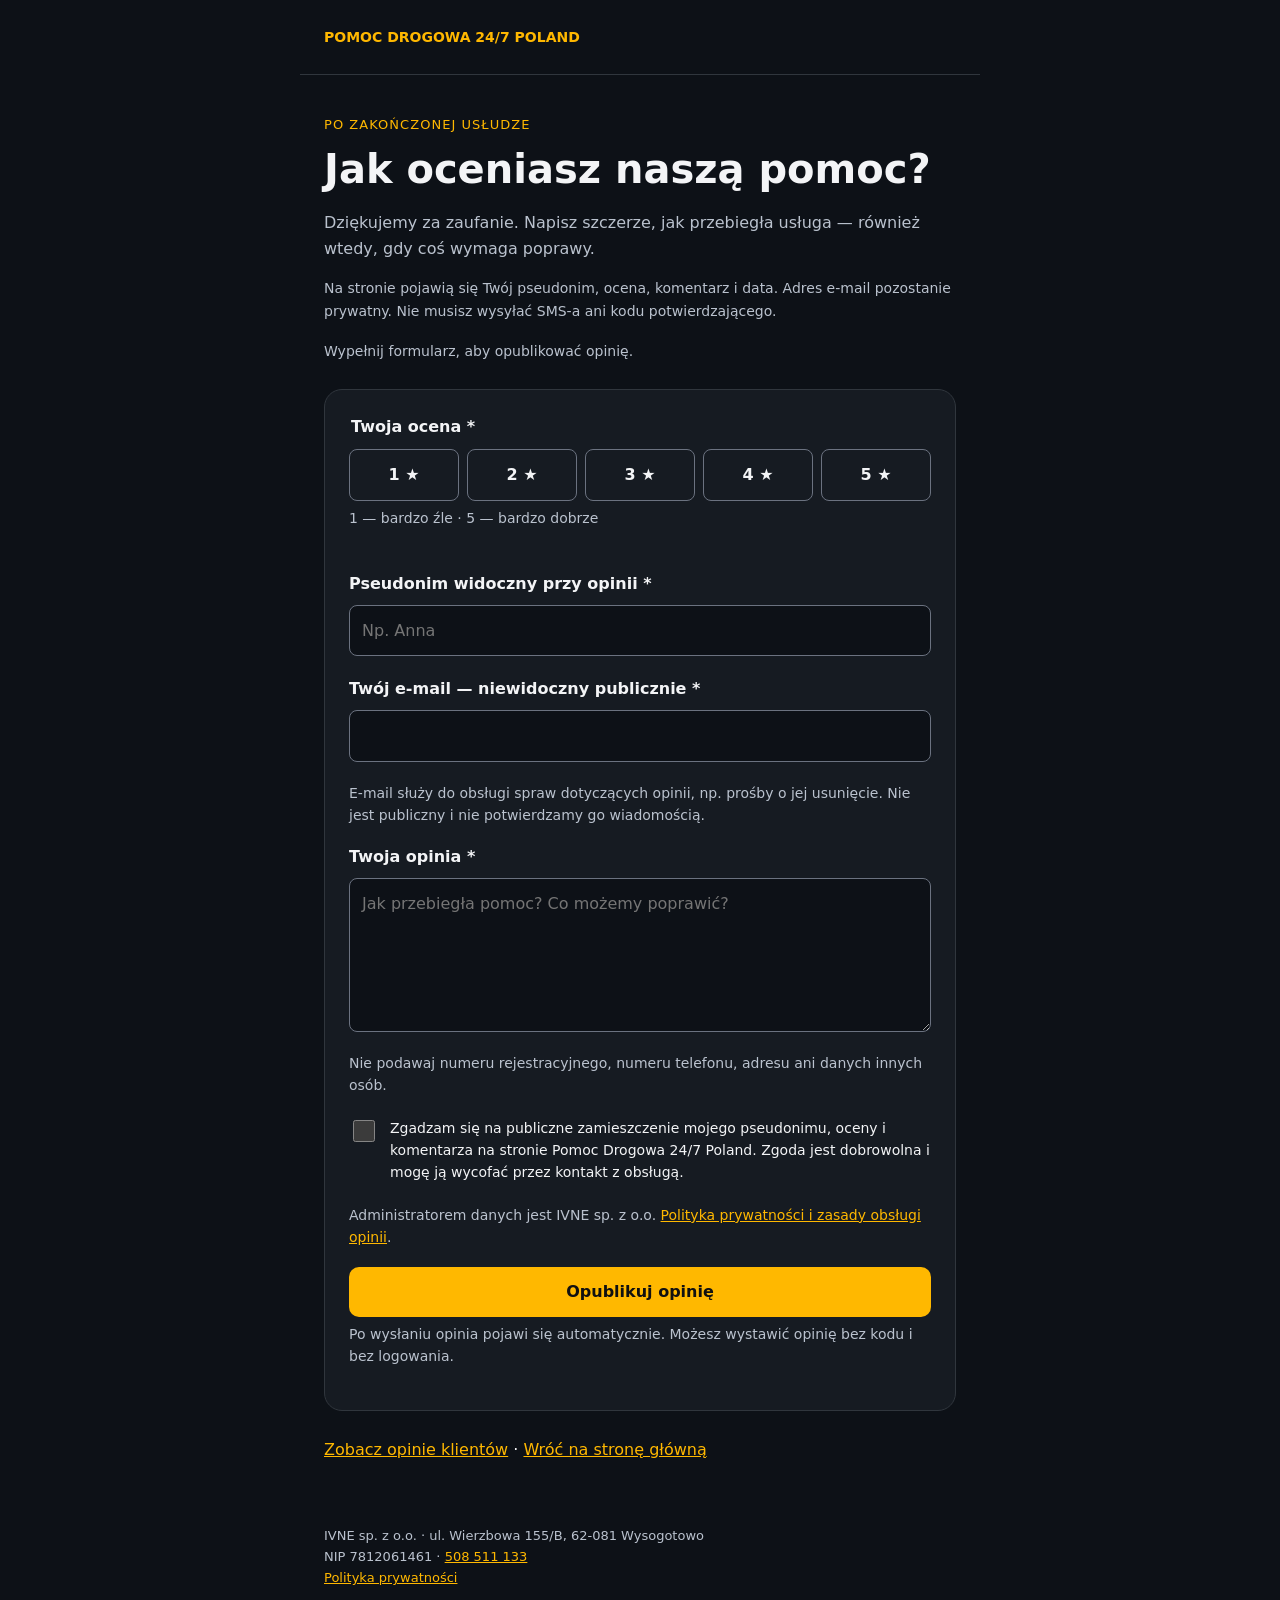
<file: opinia.html>
<!doctype html>
<html lang="pl">
<head>
<meta charset="utf-8">
<meta name="viewport" content="width=device-width,initial-scale=1">
<meta name="robots" content="noindex,follow">
<meta name="referrer" content="no-referrer">
<title>Dodaj opinię | Pomoc Drogowa 24/7 Poland</title>
<link rel="icon" href="/favicon.svg" type="image/svg+xml">
<style>
:root{color-scheme:dark;--yellow:#ffb800;--muted:#bac2ce}
*{box-sizing:border-box}body{margin:0;background:#0d1117;color:#f3f4f6;font:16px/1.6 system-ui,-apple-system,Segoe UI,sans-serif}
header,main,footer{max-width:680px;margin:auto;padding:24px}header{border-bottom:1px solid #30363d}a{color:var(--yellow)}header a{text-decoration:none;font-weight:750;font-size:14px}main{padding-top:36px}h1{font-size:clamp(28px,6vw,40px);line-height:1.15;margin:10px 0 18px}h2{font-size:22px}.eyebrow{color:var(--yellow);font-size:13px;letter-spacing:.08em;text-transform:uppercase}.intro{color:var(--muted)}form,.result{padding:24px;background:#161b22;border:1px solid #30363d;border-radius:18px;margin:26px 0}label,legend{font-weight:650}input[type=text],input[type=email],textarea{display:block;width:100%;background:#0d1117;color:#fff;border:1px solid #6b7280;border-radius:8px;font:inherit;padding:12px;margin:8px 0 20px}textarea{resize:vertical}fieldset{border:0;padding:0;margin:0 0 24px}legend{margin-bottom:10px}.ratings{display:flex;gap:8px}.rating{position:relative;flex:1}.rating input{position:absolute;opacity:0;width:100%;height:100%;margin:0;cursor:pointer}.rating span{display:block;text-align:center;padding:12px 0;border:1px solid #6b7280;border-radius:8px}.rating input:checked+span{background:var(--yellow);color:#111;border-color:var(--yellow);font-weight:800}.rating input:focus-visible+span{outline:3px solid white;outline-offset:3px}.hint{font-size:14px;color:var(--muted);margin:6px 0 18px}.consent{display:flex;gap:12px;font-weight:400;font-size:14px;margin:20px 0}.consent input{width:22px;height:22px;flex:none;accent-color:var(--yellow);margin-top:3px}button,.button{display:block;text-align:center;width:100%;padding:14px 18px;border:0;border-radius:10px;background:var(--yellow);color:#111;font:700 16px/1.4 system-ui;cursor:pointer;text-decoration:none}.secondary{background:#252d38;color:#fff;margin-top:12px}a:focus-visible,button:focus-visible,input:focus-visible,textarea:focus-visible{outline:3px solid var(--yellow);outline-offset:4px}[hidden]{display:none!important}footer{font-size:13px;color:var(--muted);padding-bottom:36px}.result{border-color:var(--yellow)}@media(max-width:420px){header,main,footer{padding-left:18px;padding-right:18px}form,.result{padding:18px}}
</style>
<script src="/opinia.js?v=3" defer></script>
</head>
<body>
<header><a href="/">POMOC DROGOWA 24/7 POLAND</a></header>
<main>
<span class="eyebrow">Po zakończonej usłudze</span>
<h1>Jak oceniasz naszą pomoc?</h1>
<p class="intro">Dziękujemy za zaufanie. Napisz szczerze, jak przebiegła usługa — również wtedy, gdy coś wymaga poprawy.</p>
<p class="hint">Na stronie pojawią się Twój pseudonim, ocena, komentarz i data. Adres e-mail pozostanie prywatny. Nie musisz wysyłać SMS-a ani kodu potwierdzającego.</p>
<noscript><p>Do wysłania opinii wymagane jest włączenie JavaScript.</p></noscript>
<p id="invite-status" class="hint" role="status">Wczytywanie formularza…</p>
<form id="review-form" hidden>
<fieldset><legend>Twoja ocena *</legend><div class="ratings">
<label class="rating"><input type="radio" name="rating" value="1" required aria-label="1 na 5"><span>1 ★</span></label>
<label class="rating"><input type="radio" name="rating" value="2" required aria-label="2 na 5"><span>2 ★</span></label>
<label class="rating"><input type="radio" name="rating" value="3" required aria-label="3 na 5"><span>3 ★</span></label>
<label class="rating"><input type="radio" name="rating" value="4" required aria-label="4 na 5"><span>4 ★</span></label>
<label class="rating"><input type="radio" name="rating" value="5" required aria-label="5 na 5"><span>5 ★</span></label>
</div><p class="hint">1 — bardzo źle · 5 — bardzo dobrze</p></fieldset>
<label for="nickname">Pseudonim widoczny przy opinii *</label>
<input type="text" id="nickname" name="nickname" maxlength="50" required autocomplete="off" placeholder="Np. Anna">
<label for="email">Twój e-mail — niewidoczny publicznie *</label>
<input type="email" id="email" name="email" maxlength="254" required autocomplete="email">
<p class="hint">E-mail służy do obsługi spraw dotyczących opinii, np. prośby o jej usunięcie. Nie jest publiczny i nie potwierdzamy go wiadomością.</p>
<label for="comment">Twoja opinia *</label>
<textarea id="comment" name="comment" rows="5" maxlength="1500" required placeholder="Jak przebiegła pomoc? Co możemy poprawić?"></textarea>
<p class="hint">Nie podawaj numeru rejestracyjnego, numeru telefonu, adresu ani danych innych osób.</p>
<label class="consent"><input type="checkbox" id="consent" name="consent" required><span>Zgadzam się na publiczne zamieszczenie mojego pseudonimu, oceny i komentarza na stronie Pomoc Drogowa 24/7 Poland. Zgoda jest dobrowolna i mogę ją wycofać przez kontakt z obsługą.</span></label>
<p class="hint">Administratorem danych jest IVNE sp. z o.o. <a href="/polityka-prywatnosci.html">Polityka prywatności i zasady obsługi opinii</a>.</p>
<button id="submit-review" type="submit">Opublikuj opinię</button>
<p class="hint">Po wysłaniu opinia pojawi się automatycznie. Możesz wystawić opinię bez kodu i bez logowania.</p>
</form>
<p id="review-result" role="status" tabindex="-1"></p>
<p><a href="/opinie-klientow.html">Zobacz opinie klientów</a> · <a href="/">Wróć na stronę główną</a></p>
</main>
<footer>IVNE sp. z o.o. · ul. Wierzbowa 155/B, 62-081 Wysogotowo<br>NIP 7812061461 · <a href="tel:+48508511133">508 511 133</a><br><a href="/polityka-prywatnosci.html">Polityka prywatności</a></footer>
</body>
</html>
</file>
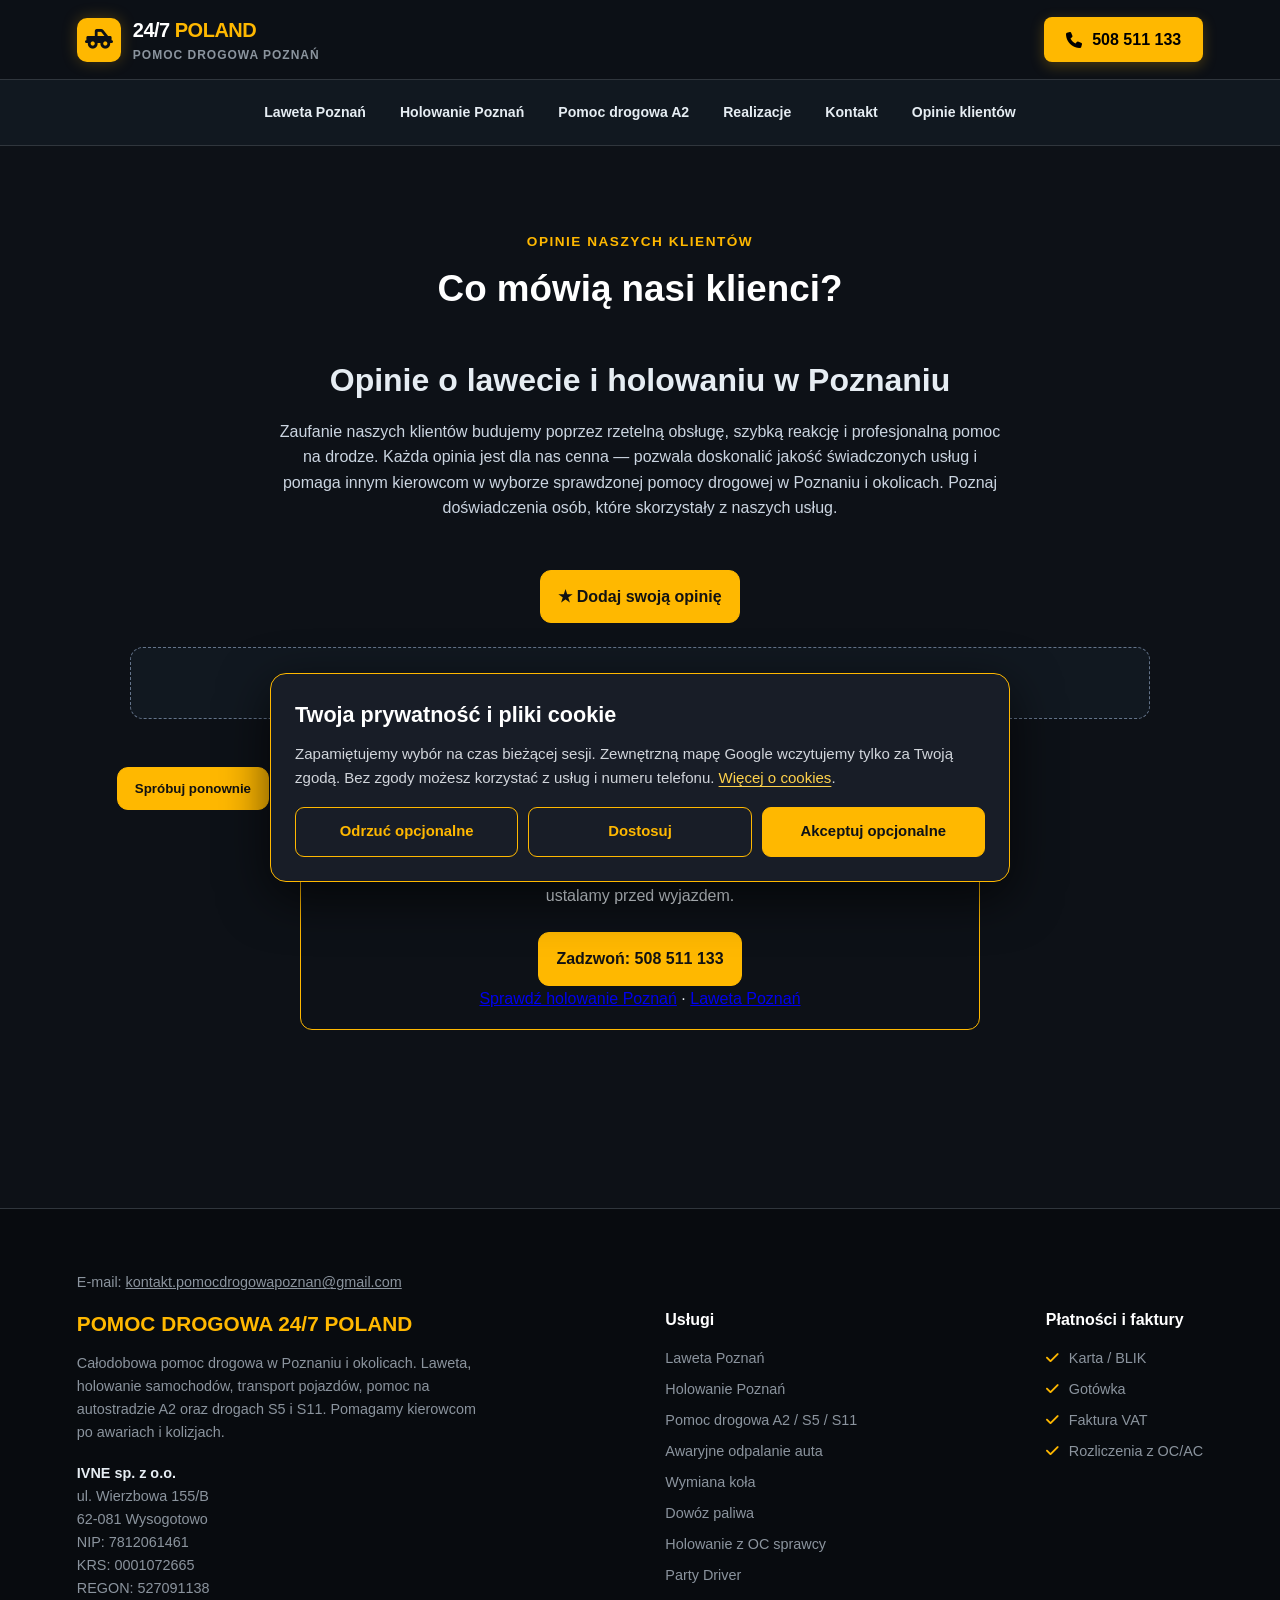
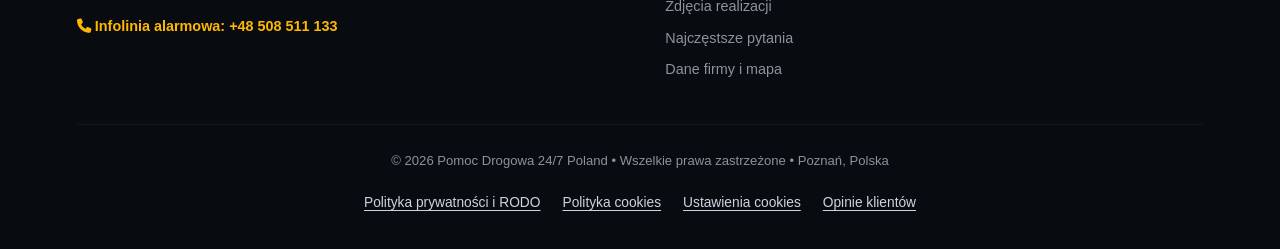
<file: opinie-klientow.html>
<!DOCTYPE html>
<html lang="pl">
<head>
<meta charset="UTF-8"><meta name="viewport" content="width=device-width,initial-scale=1">
<title>Opinie klientów – Laweta i Pomoc Drogowa Poznań 24H</title>
<meta name="description" content="Opinie klientów o lawecie i pomocy drogowej w Poznaniu. Poznaj doświadczenia kierowców, zobacz oceny i zamów holowanie 24/7.">
<meta name="robots" content="index,follow"><link rel="canonical" href="https://pomocdrogowapoznan24h.pl/opinie-klientow.html">
<link rel="icon" href="/favicon.svg" type="image/svg+xml">
<link rel="stylesheet" href="https://cdnjs.cloudflare.com/ajax/libs/font-awesome/6.5.1/css/all.min.css">
<style>
        :root {
            --brand-yellow: #FFB800;
            --brand-yellow-dark: #E0A200;
            --brand-yellow-glow: rgba(255,184,0,.25);
            --bg-dark: #0D1117;
            --bg-card: #161B22;
            --bg-card-hover: #1F242C;
            --text-main: #FFFFFF;
            --text-muted: #8B949E;
            --text-light: #E6EDF3;
            --accent-green: #10B981;
            --border-color: #30363D;
        }

        * {
            margin: 0;
            padding: 0;
            box-sizing: border-box;
            font-family: 'Plus Jakarta Sans', sans-serif;
        }

        html { scroll-behavior: smooth; }
        body {
            background: var(--bg-dark);
            color: var(--text-light);
            line-height: 1.6;
        }

        [id] { scroll-margin-top: 110px; }
        a:focus-visible, summary:focus-visible {
            outline: 3px solid #58a6ff;
            outline-offset: 4px;
        }

        .top-status-bar {
            background: #1c1500;
            border-bottom: 1px solid rgba(255,184,0,.3);
            color: #ffda73;
            padding: 8px 15px;
            font-size: .85rem;
            display: flex;
            justify-content: center;
            align-items: center;
            gap: 10px;
            font-weight: 600;
            text-align: center;
        }

        .pulse-dot {
            width: 9px;
            height: 9px;
            flex-shrink: 0;
            background: var(--accent-green);
            border-radius: 50%;
            animation: pulse-green 1.8s infinite;
        }

        @keyframes pulse-green {
            0% { box-shadow: 0 0 0 0 rgba(16,185,129,.7); }
            70% { box-shadow: 0 0 0 8px rgba(16,185,129,0); }
            100% { box-shadow: 0 0 0 0 rgba(16,185,129,0); }
        }

        header {
            position: sticky;
            top: 0;
            z-index: 1000;
            background: rgba(13,17,23,.95);
            backdrop-filter: blur(10px);
            border-bottom: 1px solid var(--border-color);
            padding: 14px 6%;
            display: flex;
            justify-content: space-between;
            align-items: center;
            gap: 15px;
        }

        .logo-box {
            display: flex;
            align-items: center;
            gap: 12px;
            text-decoration: none;
        }

        .logo-icon {
            background: var(--brand-yellow);
            color: var(--bg-dark);
            width: 44px;
            height: 44px;
            flex-shrink: 0;
            border-radius: 10px;
            display: flex;
            align-items: center;
            justify-content: center;
            font-size: 1.4rem;
            box-shadow: 0 0 15px var(--brand-yellow-glow);
        }

        .logo-text {
            display: flex;
            flex-direction: column;
        }

        .logo-title {
            font-family: 'Space Grotesk', sans-serif;
            font-size: 1.25rem;
            font-weight: 700;
            color: var(--text-main);
            letter-spacing: -.5px;
            text-transform: uppercase;
        }

        .logo-title span { color: var(--brand-yellow); }

        .logo-sub {
            font-size: .75rem;
            color: var(--text-muted);
            font-weight: 600;
            text-transform: uppercase;
            letter-spacing: 1px;
        }

        .btn-call-header {
            background: var(--brand-yellow);
            color: #000;
            padding: 10px 22px;
            border-radius: 8px;
            font-weight: 700;
            text-decoration: none;
            display: flex;
            align-items: center;
            justify-content: center;
            gap: 10px;
            min-height: 44px;
            box-shadow: 0 4px 14px var(--brand-yellow-glow);
        }

        .btn-call-header:hover { background: var(--brand-yellow-dark); }

        .hero {
            padding: 75px 6% 70px;
            background:
                radial-gradient(circle at 80% 20%, rgba(255,184,0,.08), transparent 50%),
                linear-gradient(180deg, rgba(13,17,23,.7), var(--bg-dark)),
                url('/images/pomoc-drogowa-poznan-rataje-zamenhofa-transport-porsche.avif') center/cover no-repeat;
            border-bottom: 1px solid var(--border-color);
        }

        .hero-badge {
            display: inline-flex;
            align-items: center;
            gap: 8px;
            background: rgba(255,184,0,.12);
            border: 1px solid rgba(255,184,0,.35);
            color: var(--brand-yellow);
            padding: 6px 14px;
            border-radius: 30px;
            font-size: .85rem;
            font-weight: 700;
            margin-bottom: 24px;
            text-transform: uppercase;
        }

        .hero-content { max-width: 820px; }

        .hero h1 {
            font-family: 'Space Grotesk', sans-serif;
            font-size: 3.2rem;
            line-height: 1.15;
            color: var(--text-main);
            margin-bottom: 20px;
        }

        .hero h1 span { color: var(--brand-yellow); }

        .hero p {
            font-size: 1.18rem;
            color: var(--text-muted);
            margin-bottom: 30px;
            max-width: 680px;
        }

        .hero-buttons {
            display: flex;
            flex-wrap: wrap;
            gap: 15px;
            margin-bottom: 20px;
        }

        .btn-main-call {
            background: var(--brand-yellow);
            color: #000;
            padding: 18px 30px;
            border-radius: 12px;
            font-size: 1.2rem;
            font-weight: 800;
            text-decoration: none;
            display: inline-flex;
            align-items: center;
            justify-content: center;
            gap: 12px;
            text-align: center;
            box-shadow: 0 8px 25px rgba(255,184,0,.3);
        }

        .btn-main-call:hover { background: var(--brand-yellow-dark); }

        .btn-secondary {
            background: var(--bg-card);
            color: var(--text-main);
            border: 1px solid var(--border-color);
            padding: 16px 24px;
            border-radius: 12px;
            font-size: 1rem;
            font-weight: 600;
            text-decoration: none;
            display: inline-flex;
            align-items: center;
            justify-content: center;
            gap: 10px;
            text-align: center;
        }

        .btn-secondary:hover {
            background: var(--bg-card-hover);
            border-color: var(--brand-yellow);
        }

        .price-box {
            margin-bottom: 30px;
            padding: 24px;
            background: #1c200e;
            border: 1px solid #726021;
            border-radius: 14px;
        }

        .price-box h2 {
            font-family: 'Space Grotesk', sans-serif;
            font-size: 1.35rem;
            color: var(--brand-yellow);
            margin-bottom: 8px;
        }

        .price-box p {
            font-size: 1rem;
            margin-bottom: 16px;
            color: var(--text-light);
        }

        .payment-tags {
            display: flex;
            flex-wrap: wrap;
            gap: 8px;
            list-style: none;
        }

        .payment-tags li {
            padding: 6px 12px;
            border: 1px solid #726021;
            border-radius: 8px;
            font-size: .85rem;
        }

        .hero-metrics {
            display: grid;
            grid-template-columns: repeat(auto-fit,minmax(min(100%,170px),1fr));
            gap: 16px;
            padding-top: 30px;
            border-top: 1px solid var(--border-color);
        }

        .metric-card {
            background: rgba(22,27,34,.8);
            border: 1px solid var(--border-color);
            padding: 16px 20px;
            border-radius: 10px;
        }

        .metric-card .num {
            font-family: 'Space Grotesk', sans-serif;
            font-size: 1.7rem;
            font-weight: 700;
            color: var(--brand-yellow);
        }

        .metric-card .label {
            font-size: .85rem;
            color: var(--text-muted);
        }

        .container {
            max-width: 1200px;
            margin: 0 auto;
            padding: 65px 6%;
        }

        .section-header {
            text-align: center;
            margin-bottom: 36px;
        }

        .section-header .sub-badge {
            color: var(--brand-yellow);
            font-weight: 700;
            font-size: .85rem;
            text-transform: uppercase;
            letter-spacing: 1.5px;
            margin-bottom: 8px;
            display: block;
        }

        .section-header h2 {
            font-family: 'Space Grotesk', sans-serif;
            font-size: 2.3rem;
            color: var(--text-main);
        }

        .section-description {
            margin-top: 14px;
            color: var(--text-muted);
        }

        .services-grid {
            display: grid;
            grid-template-columns: repeat(auto-fit,minmax(min(100%,320px),1fr));
            gap: 24px;
        }

        .service-card {
            background: var(--bg-card);
            border: 1px solid var(--border-color);
            border-radius: 14px;
            padding: 30px 25px;
            transition: border-color .2s;
            min-width: 0;
        }

        .service-card:hover { border-color: var(--brand-yellow); }

        .service-icon-wrap {
            width: 60px;
            height: 60px;
            background: rgba(255,184,0,.1);
            border-radius: 12px;
            display: flex;
            align-items: center;
            justify-content: center;
            font-size: 1.6rem;
            color: var(--brand-yellow);
            margin-bottom: 20px;
        }

        .service-card h3 {
            font-size: 1.3rem;
            margin-bottom: 12px;
            color: var(--text-main);
        }

        .service-card p {
            font-size: .95rem;
            color: var(--text-muted);
            margin-bottom: 16px;
        }

        .service-features {
            list-style: none;
            border-top: 1px solid rgba(255,255,255,.06);
            padding-top: 14px;
        }

        .service-features li {
            font-size: .85rem;
            margin-bottom: 8px;
            display: flex;
            align-items: baseline;
            gap: 8px;
        }

        .service-features i {
            color: var(--brand-yellow);
            font-size: .75rem;
        }

        .callout-banner {
            background: linear-gradient(135deg,#1c1500,#2a2000);
            border: 1px solid rgba(255,184,0,.4);
            border-radius: 16px;
            padding: 35px;
            display: flex;
            flex-wrap: wrap;
            align-items: center;
            justify-content: space-between;
            gap: 25px;
            margin-top: 35px;
        }

        .callout-text h3 {
            font-family: 'Space Grotesk', sans-serif;
            font-size: 1.8rem;
            color: var(--brand-yellow);
            margin-bottom: 8px;
        }

        .callout-text p { max-width: 600px; }

        .fleet-grid {
            display: grid;
            grid-template-columns: repeat(4,minmax(0,1fr));
            gap: 18px;
        }

        .fleet-card {
            overflow: hidden;
            border: 1px solid var(--border-color);
            border-radius: 14px;
            background: var(--bg-card);
        }

        .fleet-card svg,
        .fleet-card img {
            display: block;
            width: 100%;
            height: auto;
            aspect-ratio: 4/3;
            object-fit: cover;
            background: #202b3b;
        }

        .fleet-card figcaption {
            padding: 16px;
            font-size: .95rem;
            font-weight: 700;
        }

        .why-us-grid {
            display: grid;
            grid-template-columns: repeat(auto-fit,minmax(min(100%,260px),1fr));
            gap: 20px;
        }

        .why-box {
            background: var(--bg-card);
            border: 1px solid var(--border-color);
            padding: 25px;
            border-radius: 12px;
        }

        .why-box i {
            color: var(--brand-yellow);
            font-size: 1.5rem;
            margin-bottom: 15px;
        }

        .why-box h3 {
            font-size: 1.15rem;
            margin-bottom: 10px;
            color: var(--text-main);
        }

        .why-box p {
            font-size: .9rem;
            color: var(--text-muted);
        }

        .coverage-container {
            background: var(--bg-card);
            border: 1px solid var(--border-color);
            border-radius: 16px;
            padding: 30px;
        }

        .highway-cards {
            display: grid;
            grid-template-columns: repeat(auto-fit,minmax(min(100%,200px),1fr));
            gap: 15px;
            margin-bottom: 30px;
        }

        .hw-card {
            background: #090d12;
            border: 1px solid var(--border-color);
            border-radius: 10px;
            padding: 16px;
            display: flex;
            align-items: center;
            gap: 14px;
            min-width: 0;
        }

        .hw-badge {
            background: #1e3a8a;
            color: #fff;
            font-weight: 800;
            padding: 6px 10px;
            border-radius: 6px;
            flex-shrink: 0;
        }

        .hw-badge.s-road { background: #b91c1c; }

        .hw-info .title {
            font-weight: 700;
            font-size: .95rem;
            color: var(--text-main);
        }

        .hw-info .desc {
            font-size: .8rem;
            color: var(--text-muted);
        }

        .district-title {
            margin-bottom: 12px;
            font-size: 1.05rem;
        }

        .district-tags {
            display: flex;
            flex-wrap: wrap;
            gap: 10px;
        }

        .d-tag {
            color: var(--text-light);
            background: #1f242c;
            border: 1px solid rgba(255,255,255,.08);
            padding: 8px 16px;
            border-radius: 30px;
            font-size: .88rem;
        }

        a.d-tag { text-decoration: none; display: inline-flex; align-items: center; min-height: 44px; }
        a.d-tag:hover, a.d-tag:focus-visible { color: var(--brand-yellow); border-color: var(--brand-yellow); }

        .party-small {
            display: flex;
            align-items: center;
            justify-content: space-between;
            gap: 24px;
            padding: 28px;
            background: var(--bg-card);
            border: 1px solid var(--border-color);
            border-radius: 14px;
        }

        .party-small h2 {
            font-family: 'Space Grotesk', sans-serif;
            font-size: 1.5rem;
            margin-bottom: 8px;
        }

        .party-small p {
            max-width: 660px;
            color: var(--text-muted);
        }

        .party-small a { flex-shrink: 0; }

        /* FAQ – najczęstsze pytania */
        .faq-list {
            max-width: 960px;
            margin: 0 auto;
            display: grid;
            gap: 12px;
        }

        .faq-item {
            background: var(--bg-card);
            border: 1px solid var(--border-color);
            border-radius: 12px;
            padding: 0 22px;
        }

        .faq-item[open] { border-color: rgba(255,184,0,.6); }

        .faq-item summary {
            cursor: pointer;
            padding: 19px 0;
            font-size: 1.03rem;
            font-weight: 700;
            color: var(--text-main);
        }

        .faq-item summary::marker { color: var(--brand-yellow); }

        .faq-item p {
            padding: 0 0 20px;
            color: var(--text-muted);
        }

        /* Kontakt i mapa */
        .company-grid {
            display: grid;
            grid-template-columns: 1fr 1fr;
            gap: 24px;
            align-items: stretch;
        }

        .company-card {
            background: var(--bg-card);
            border: 1px solid var(--border-color);
            border-radius: 16px;
            padding: 28px;
            min-width: 0;
        }

        .company-card h3 {
            color: var(--brand-yellow);
            font-size: 1.3rem;
            margin-bottom: 18px;
        }

        .company-card address {
            font-style: normal;
            margin-bottom: 18px;
        }

        .company-details { margin-bottom: 22px; }

        .company-details div {
            display: flex;
            flex-wrap: wrap;
            gap: 6px;
            margin-bottom: 5px;
        }

        .company-details dt { font-weight: 700; }

        .company-card .btn-main-call {
            font-size: 1rem;
            padding: 16px 20px;
        }

        .map-note {
            margin-top: 20px;
            margin-bottom: 16px;
            color: var(--text-muted);
            font-size: .9rem;
        }

        .map-link {
            color: var(--brand-yellow);
            text-underline-offset: 4px;
        }

        .company-map {
            display: block;
            width: 100%;
            height: 100%;
            min-height: 420px;
            border: 1px solid var(--border-color);
            border-radius: 16px;
            background: var(--bg-card);
        }

        footer {
            background: #080B0F;
            border-top: 1px solid var(--border-color);
            padding: 50px 6% 30px;
            color: var(--text-muted);
            font-size: .9rem;
        }

        .footer-content {
            display: flex;
            flex-wrap: wrap;
            justify-content: space-between;
            gap: 30px;
            margin-bottom: 35px;
        }

        .footer-brand { max-width: 400px; }

        .footer-brand h3 {
            font-family: 'Space Grotesk', sans-serif;
            color: var(--brand-yellow);
            font-size: 1.3rem;
            margin-bottom: 12px;
        }

        .footer-company {
            margin-top: 18px;
            font-style: normal;
        }

        .footer-company strong { color: var(--text-light); }

        .footer-phone {
            display: inline-block;
            margin-top: 15px;
            color: var(--brand-yellow);
            font-weight: 700;
            text-decoration: none;
        }

        .footer-links h3 {
            color: var(--text-main);
            font-size: 1rem;
            margin-bottom: 15px;
        }

        .footer-links ul { list-style: none; }
        .footer-links li { margin-bottom: 8px; }

        .footer-links a {
            color: var(--text-muted);
            text-decoration: none;
        }

        .footer-links a:hover { color: var(--brand-yellow); }

        .footer-links .fa-check {
            color: var(--brand-yellow);
            margin-right: 6px;
        }

        .footer-bottom {
            border-top: 1px solid rgba(255,255,255,.05);
            padding-top: 25px;
            text-align: center;
            font-size: .82rem;
        }

        .mobile-bottom-bar {
            position: fixed;
            bottom: 0;
            left: 0;
            width: 100%;
            background: var(--brand-yellow);
            padding: 12px 16px;
            padding-bottom: calc(12px + env(safe-area-inset-bottom,0px));
            z-index: 9999;
            box-shadow: 0 -4px 20px rgba(0,0,0,.5);
            display: none;
        }

        .mobile-bottom-bar a {
            color: #000;
            font-size: 1.1rem;
            font-weight: 800;
            text-decoration: none;
            display: flex;
            justify-content: center;
            align-items: center;
            gap: 10px;
            text-align: center;
        }

        @media (max-width: 1000px) {
            .fleet-grid { grid-template-columns: repeat(2,minmax(0,1fr)); }
        }

        @media (max-width: 900px) {
            body { padding-bottom: calc(80px + env(safe-area-inset-bottom,0px)); }
            .hero h1 { font-size: 2.4rem; }
            .mobile-bottom-bar { display: block; }
            header { padding: 12px 5%; }
            .btn-call-header span { display: none; }
        }

        @media (max-width: 800px) {
            .company-grid { grid-template-columns: 1fr; }
            .company-map { height: 340px; min-height: 340px; }
        }

        @media (max-width: 600px) {
            .hero { padding: 45px 5% 50px; }
            .hero h1 { font-size: 1.95rem; }
            .hero p { font-size: 1.05rem; }
            .hero-buttons { flex-direction: column; }
            .btn-main-call, .btn-secondary {
                width: 100%;
                justify-content: center;
            }
            .btn-main-call { font-size: 1rem; padding: 16px; }
            .container { padding: 45px 5%; }
            .section-header h2 { font-size: 1.8rem; }
            .price-box { padding: 20px; }
            .price-box p { font-size: .95rem; }
            .callout-banner { padding: 25px 20px; text-align: center; }
            .callout-text h3 { font-size: 1.5rem; }
            .fleet-grid { grid-template-columns: 1fr; }
            .coverage-container { padding: 20px; }
            .party-small {
                flex-direction: column;
                align-items: stretch;
                padding: 22px;
            }
            .logo-box { gap: 8px; }
            .logo-sub { font-size: .65rem; letter-spacing: .4px; }
            .btn-call-header { padding: 10px 14px; }
            .mobile-bottom-bar a { font-size: 1rem; }
            .company-card { padding: 22px; }
            .faq-item { padding: 0 17px; }
        }

        @media (prefers-reduced-motion: reduce) {
            *, *::before, *::after {
                animation: none !important;
                transition: none !important;
                scroll-behavior: auto !important;
            }
        }
            /* Nawigacja do podstron usług */
        .seo-page-links{display:grid;grid-template-columns:repeat(auto-fit,minmax(min(100%,260px),1fr));gap:18px;margin-top:24px}
        .seo-page-link{display:block;background:var(--bg-card);color:var(--brand-yellow);border:1px solid var(--border-color);padding:24px;border-radius:12px;text-decoration:none;font-weight:800}
        .seo-page-link:hover{border-color:var(--brand-yellow)}
        .seo-page-link small{display:block;margin-top:8px;color:var(--text-muted);font-size:.86rem;font-weight:400;line-height:1.6}
            /* Nawigacja SEO pomiędzy podstronami */
        .subnav{display:flex;flex-wrap:wrap;gap:10px;align-items:center;justify-content:center;padding:12px 6%;background:#111820;border-bottom:1px solid var(--border-color)}
        .subnav a{color:var(--text-light);text-decoration:none;font-size:.88rem;font-weight:700;padding:9px 12px;border-radius:8px}
        .subnav a:hover{background:rgba(255,184,0,.14);color:var(--brand-yellow)}
        @media(max-width:600px){.subnav{padding:8px 5%;gap:3px;justify-content:flex-start}.subnav a{font-size:.8rem;padding:8px}}

/* Galeria autentycznych zdjęć - responsywne obrazy */
.realization-grid{display:grid;grid-template-columns:repeat(3,minmax(0,1fr));gap:18px;margin-top:26px}
.realization-card{margin:0;background:var(--bg-card);border:1px solid var(--border-color);border-radius:14px;overflow:hidden;min-width:0}
.realization-card img{display:block;width:100%;height:260px;object-fit:cover;object-position:center 30%;background:#1b232c}
.realization-card figcaption{padding:15px 17px;line-height:1.55;color:var(--text-light);font-size:.9rem}
.realization-card figcaption strong{display:block;color:#fff;margin-bottom:4px}
.realization-card figcaption span{color:var(--text-muted)}
/* Krótkie podpisy i rozwijane szczegóły realizacji, bez usuwania treści z HTML. */
.realization-card figcaption strong,
.realization-card figcaption .realization-intro {
  display:block;
  white-space:normal;
  overflow-wrap:break-word;
  word-break:normal;
  hyphens:auto;
}
.realization-card figcaption .realization-intro {color:var(--text-muted)}
.realization-more {margin-top:10px}
.realization-more summary {
  display:list-item;
  list-style-position:inside;
  color:var(--brand-yellow);
  font-weight:700;
  cursor:pointer;
  padding:4px 0;
  white-space:normal;
}
.realization-more summary:focus-visible {outline:2px solid var(--brand-yellow);outline-offset:3px}
.realization-card figcaption .realization-more summary span {color:var(--brand-yellow)}
.realization-more[open] .more-open {display:none}
.realization-more:not([open]) .more-close {display:none}
.realization-more-body {padding-top:5px;color:var(--text-muted);overflow-wrap:break-word;hyphens:auto}
.realization-more-body p {margin:0 0 10px;line-height:1.55}
.realization-more-body p:last-child {margin-bottom:0}
.realization-more-body a {color:var(--brand-yellow);text-decoration:underline}
.realization-link{display:inline-block;color:var(--brand-yellow);font-weight:700;text-underline-offset:4px;margin-top:20px}
.realization-grid.two{grid-template-columns:repeat(2,minmax(0,1fr))}
.realization-grid.single{grid-template-columns:minmax(0,470px)}
.realization-grid.four{grid-template-columns:repeat(2,minmax(0,1fr))}
.realization-grid.five{grid-template-columns:repeat(2,minmax(0,1fr))}
.realization-grid.five .realization-card:last-child{grid-column:1 / -1;width:calc(50% - 9px);justify-self:center}
.realization-grid.six{grid-template-columns:repeat(3,minmax(0,1fr))}
@media(max-width:850px){.realization-grid.six{grid-template-columns:repeat(2,minmax(0,1fr))}}
@media(max-width:590px){.realization-grid.six{grid-template-columns:1fr}}

@media(max-width:850px){.realization-grid{grid-template-columns:repeat(2,minmax(0,1fr))}}
@media(max-width:590px){.realization-grid,.realization-grid.two,.realization-grid.single,.realization-grid.four,.realization-grid.five{grid-template-columns:1fr}.realization-grid.five .realization-card:last-child{grid-column:auto;width:100%}.realization-card img{height:240px}}
.map-consent-shell{width:100%;height:100%;min-height:420px}.map-consent-shell .company-map{width:100%;height:100%;min-height:420px}

        /* Galeria lawet: przewijanie gestem, klawiaturą i strzałkami. */
        .fleet-gallery { position: relative; }
        #fleet-track {
            display: flex;
            gap: 18px;
            overflow-x: auto;
            scroll-snap-type: x mandatory;
            scrollbar-width: thin;
            scrollbar-color: var(--brand-yellow) var(--bg-card);
            padding-bottom: 12px;
        }
        #fleet-track .fleet-card {
            flex: 0 0 calc((100% - 36px) / 3);
            min-width: 0;
            margin: 0;
            scroll-snap-align: start;
        }
        #fleet-track:focus-visible,
        .fleet-arrow:focus-visible { outline: 3px solid #58a6ff; outline-offset: 3px; }
        .fleet-arrow {
            position: absolute;
            top: calc(50% - 6px);
            transform: translateY(-50%);
            z-index: 2;
            width: 44px;
            height: 44px;
            border: 1px solid rgba(255,255,255,.5);
            border-radius: 50%;
            background: var(--brand-yellow);
            color: #111;
            font-size: 30px;
            line-height: 1;
            cursor: pointer;
            box-shadow: 0 2px 12px rgba(0,0,0,.45);
        }
        .fleet-arrow[hidden] { display: none; }
        .fleet-arrow:disabled { opacity: .45; cursor: default; }
        .fleet-arrow-prev { left: 8px; }
        .fleet-arrow-next { right: 8px; }
        @media (max-width: 1000px) {
            #fleet-track .fleet-card { flex-basis: calc((100% - 18px) / 2); }
        }
        @media (max-width: 600px) {
            #fleet-track .fleet-card { flex-basis: 100%; }
        }

    </style>
<link rel="stylesheet" href="/mobile-optimizations.css"><link rel="stylesheet" href="/site-privacy.css"><script src="/site-privacy.js" defer></script>
<style>main{min-height:55vh;padding:65px 0 85px}.review-section{padding-top:20px}.review-action-link{margin-top:24px}@media(max-width:700px){main{padding:32px 0 55px}}</style>
</head>
<body id="poczatek">
<header>
        <a href="/" class="logo-box"
           aria-label="24/7 Poland — początek strony">
            <div class="logo-icon">
                <i class="fa-solid fa-truck-pickup" aria-hidden="true"></i>
            </div>
            <div class="logo-text">
                <div class="logo-title">24/7 <span>Poland</span></div>
                <div class="logo-sub">Pomoc Drogowa Poznań</div>
            </div>
        </a>

        <div class="header-actions">
            <a href="tel:+48508511133" class="btn-call-header"
               aria-label="Zadzwoń: 508 511 133">
                <i class="fa-solid fa-phone" aria-hidden="true"></i>
                <span>508 511 133</span>
            </a>
        </div>
    </header>
<nav class="subnav" aria-label="Główne usługi pomocy drogowej">
        <a href="/laweta-poznan.html">Laweta Poznań</a>
        <a href="/holowanie-poznan.html">Holowanie Poznań</a>
        <a href="/pomoc-drogowa-a2.html">Pomoc drogowa A2</a>
        <a href="/realizacje-pomoc-drogowa-poznan.html">Realizacje</a>
        <a href="/#kontakt">Kontakt</a>
        <a href="/opinie-klientow.html">Opinie klientów</a>
    </nav>
<main><section class="container review-section" id="opinie">
            <div class="section-header">
                <span class="sub-badge">Opinie naszych klientów</span>
                <h2>Co mówią nasi klienci?</h2>
            </div>
            <h1 style="text-align:center;font-size:clamp(1.4rem,3vw,2rem);margin:12px 0">Opinie o lawecie i holowaniu w Poznaniu</h1><p class="review-intro">Zaufanie naszych klientów budujemy poprzez rzetelną obsługę, szybką reakcję i profesjonalną pomoc na drodze. Każda opinia jest dla nas cenna — pozwala doskonalić jakość świadczonych usług i pomaga innym kierowcom w wyborze sprawdzonej pomocy drogowej w Poznaniu i okolicach. Poznaj doświadczenia osób, które skorzystały z naszych usług.</p>
            <p style="text-align:center;margin:24px 0"><a class="review-action-link" href="/opinia.html">★ Dodaj swoją opinię</a></p>
            <p id="review-summary" class="review-small" aria-live="polite"></p>
            <div id="opublikowane-opinie" class="published-reviews" aria-label="Opublikowane opinie klientów" aria-busy="true">
                <p>Wczytywanie opinii…</p>
            </div>
            <button id="reviews-more" type="button" class="review-action-link" hidden style="cursor:pointer">Pokaż kolejne opinie</button>
            <noscript><p>Włącz JavaScript, aby wyświetlić opinie.</p></noscript>
        <div style="text-align:center;margin:28px auto;max-width:680px;padding:18px;border:1px solid #FFB800;border-radius:12px"><p><strong>Potrzebujesz pomocy drogowej?</strong> Holowanie w Poznaniu od 200 zł. Ostateczną cenę ustalamy przed wyjazdem.</p><p><a class="review-action-link" href="tel:+48508511133">Zadzwoń: 508 511 133</a></p><p><a href="/holowanie-poznan.html">Sprawdź holowanie Poznań</a> · <a href="/laweta-poznan.html">Laweta Poznań</a></p></div></section></main>
<footer><p style="margin:12px 0;overflow-wrap:anywhere">E-mail: <a href="mailto:kontakt.pomocdrogowapoznan@gmail.com" style="color:inherit;text-decoration:underline">kontakt.pomocdrogowapoznan@gmail.com</a></p>
        <div class="footer-content">

            <div class="footer-brand">
                <h3>POMOC DROGOWA 24/7 POLAND</h3>
                <p>
                    Całodobowa pomoc drogowa w Poznaniu i okolicach.
                    Laweta, holowanie samochodów, transport pojazdów,
                    pomoc na autostradzie A2 oraz drogach S5 i S11.
                    Pomagamy kierowcom po awariach i kolizjach.
                </p>

                <address class="footer-company">
                    <strong>IVNE sp. z o.o.</strong><br>
                    ul. Wierzbowa 155/B<br>
                    62-081 Wysogotowo<br>
                    NIP: 7812061461<br>
                    KRS: 0001072665<br>
                    REGON: 527091138
                </address>

                <a href="tel:+48508511133" class="footer-phone">
                    <i class="fa-solid fa-phone" aria-hidden="true"></i>
                    Infolinia alarmowa: +48 508 511 133
                </a>
            </div>

            <div class="footer-links">
                <h3>Usługi</h3>
                <ul>
                    <li><a href="/laweta-poznan.html">Laweta Poznań</a></li>
                    <li><a href="/holowanie-poznan.html">Holowanie Poznań</a></li>
                    <li><a href="/pomoc-drogowa-a2.html">Pomoc drogowa A2 / S5 / S11</a></li>
                    <li><a href="#uslugi">Awaryjne odpalanie auta</a></li>
                    <li><a href="#uslugi">Wymiana koła</a></li>
                    <li><a href="#uslugi">Dowóz paliwa</a></li>
                    <li><a href="#uslugi">Holowanie z OC sprawcy</a></li>
                    <li><a href="#party-driver">Party Driver</a></li>
                    <li><a href="/realizacje-pomoc-drogowa-poznan.html">Zdjęcia realizacji</a></li>
                    <li><a href="#faq">Najczęstsze pytania</a></li>
                    <li><a href="/#kontakt">Dane firmy i mapa</a></li>
                </ul>
            </div>

            <div class="footer-links">
                <h3>Płatności i faktury</h3>
                <ul>
                    <li><i class="fa-solid fa-check" aria-hidden="true"></i> Karta / BLIK</li>
                    <li><i class="fa-solid fa-check" aria-hidden="true"></i> Gotówka</li>
                    <li><i class="fa-solid fa-check" aria-hidden="true"></i> Faktura VAT</li>
                    <li><i class="fa-solid fa-check" aria-hidden="true"></i> Rozliczenia z OC/AC</li>
                </ul>
            </div>

        </div>

        <div class="footer-bottom">
            <p>
                &copy; 2026 Pomoc Drogowa 24/7 Poland &bull;
                Wszelkie prawa zastrzeżone &bull; Poznań, Polska
            </p>
        </div>
    <div class="legal-links" aria-label="Informacje prawne i preferencje prywatności">
  <a href="/polityka-prywatnosci.html">Polityka prywatności i RODO</a>
  <a href="/polityka-cookies.html">Polityka cookies</a>
  <button type="button" data-cookie-settings>Ustawienia cookies</button>
  <a href="/opinie-klientow.html">Opinie klientów</a>
</div>
</footer>
<script src="/opinie-lista.js?v=2" defer></script>
</body></html>
</file>
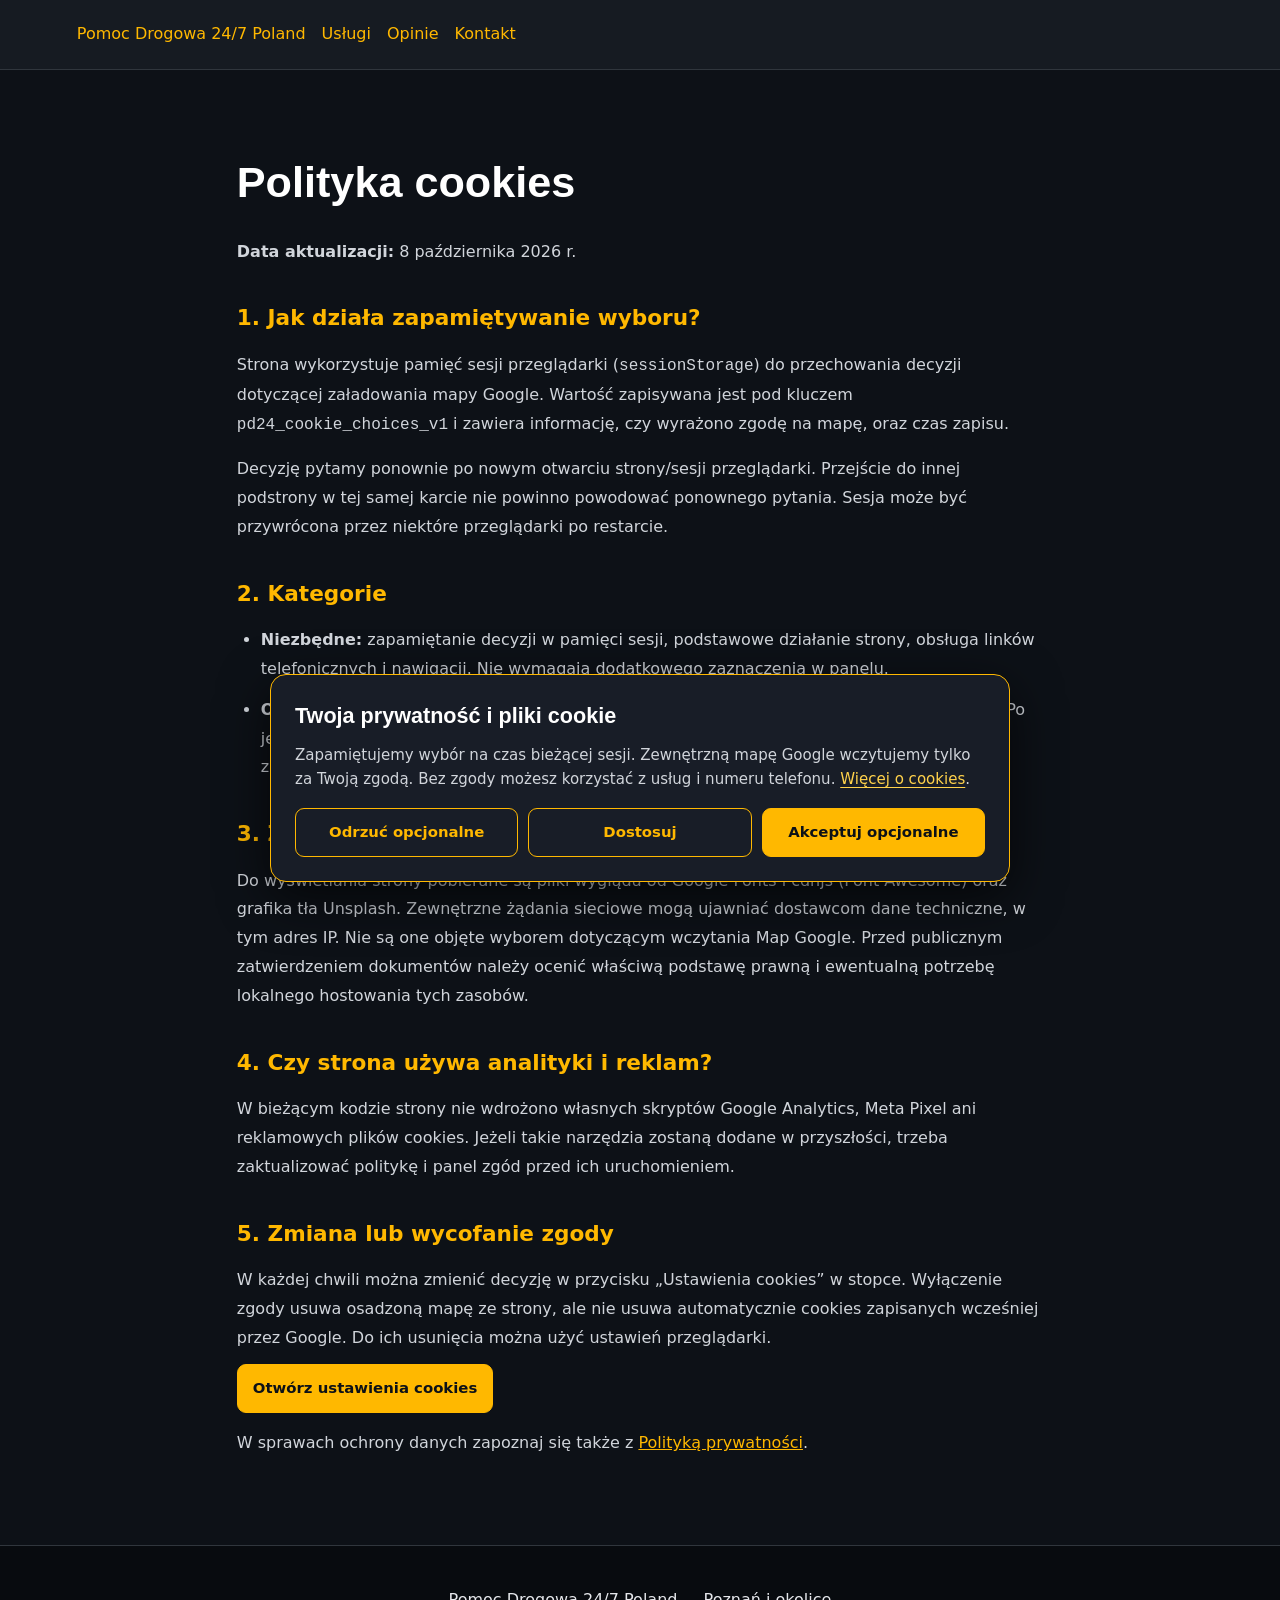
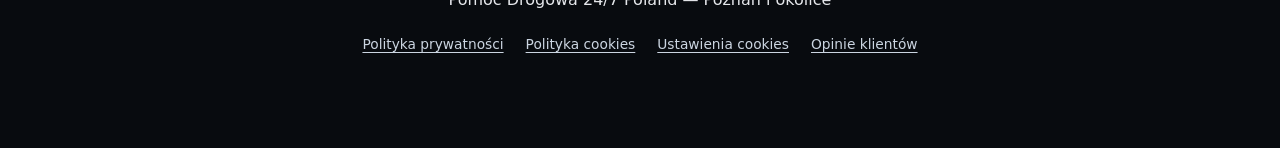
<file: polityka-cookies.html>
<!DOCTYPE html>
<html lang="pl">
<head>
<meta charset="UTF-8">
<meta name="viewport" content="width=device-width, initial-scale=1">
<title>Polityka cookies | Pomoc Drogowa 24/7 Poland</title>
<meta name="description" content="Jak działają cookies i zgody na zewnętrzną mapę Google na naszej stronie.">
<meta name="robots" content="index,follow">
<link rel="canonical" href="https://pomocdrogowapoznan24h.pl/polityka-cookies.html">
<link rel="icon" type="image/svg+xml" href="/favicon.svg">
<link rel="stylesheet" href="/site-privacy.css">
<style>
:root{--brand-yellow:#FFB800;--border-color:#30363D}
*{box-sizing:border-box}body{background:#0D1117;color:#e5e7eb;font:16px/1.55 system-ui,-apple-system,Segoe UI,sans-serif;margin:0}
nav{display:flex;flex-wrap:wrap;gap:16px;padding:22px 6%;background:#161B22;border-bottom:1px solid #30363D}nav a,footer a{color:#FFB800;text-decoration:none}
nav a:hover,footer a:hover{text-decoration:underline}
footer{border-top:1px solid #30363D;padding:26px 5% 90px;text-align:center;background:#080B0F}
a{color:#FFB800}button:focus-visible,a:focus-visible{outline:2px solid #FFB800;outline-offset:3px}
</style>
<script src="/site-privacy.js" defer></script>
</head>
<body>
<nav aria-label="Nawigacja"><a href="/">Pomoc Drogowa 24/7 Poland</a><a href="/#uslugi">Usługi</a><a href="/#opinie">Opinie</a><a href="/#kontakt">Kontakt</a></nav>
<main class="legal-page">
<h1>Polityka cookies</h1>
<p><strong>Data aktualizacji:</strong> 8 października 2026 r.</p>
<h2>1. Jak działa zapamiętywanie wyboru?</h2>
<p>Strona wykorzystuje pamięć sesji przeglądarki (<code>sessionStorage</code>) do przechowania decyzji dotyczącej załadowania mapy Google. Wartość zapisywana jest pod kluczem <code>pd24_cookie_choices_v1</code> i zawiera informację, czy wyrażono zgodę na mapę, oraz czas zapisu.</p>
<p>Decyzję pytamy ponownie po nowym otwarciu strony/sesji przeglądarki. Przejście do innej podstrony w tej samej karcie nie powinno powodować ponownego pytania. Sesja może być przywrócona przez niektóre przeglądarki po restarcie.</p>
<h2>2. Kategorie</h2>
<ul>
<li><strong>Niezbędne:</strong> zapamiętanie decyzji w pamięci sesji, podstawowe działanie strony, obsługa linków telefonicznych i nawigacji. Nie wymagają dodatkowego zaznaczenia w panelu.</li>
<li><strong>Opcjonalne – Mapy Google:</strong> osadzona mapa jest zablokowana do czasu świadomej zgody. Po jej udzieleniu Google może przetwarzać dane techniczne oraz zapisywać własne cookies. Bez zgody dostępny jest odnośnik do Map Google otwierany dopiero po kliknięciu.</li>
</ul>
<h2>3. Zewnętrzne czcionki i materiały</h2>
<p>Do wyświetlania strony pobierane są pliki wyglądu od Google Fonts i cdnjs (Font Awesome) oraz grafika tła Unsplash. Zewnętrzne żądania sieciowe mogą ujawniać dostawcom dane techniczne, w tym adres IP. Nie są one objęte wyborem dotyczącym wczytania Map Google. Przed publicznym zatwierdzeniem dokumentów należy ocenić właściwą podstawę prawną i ewentualną potrzebę lokalnego hostowania tych zasobów.</p>
<h2>4. Czy strona używa analityki i reklam?</h2>
<p>W bieżącym kodzie strony nie wdrożono własnych skryptów Google Analytics, Meta Pixel ani reklamowych plików cookies. Jeżeli takie narzędzia zostaną dodane w przyszłości, trzeba zaktualizować politykę i panel zgód przed ich uruchomieniem.</p>
<h2>5. Zmiana lub wycofanie zgody</h2>
<p>W każdej chwili można zmienić decyzję w przycisku „Ustawienia cookies” w stopce. Wyłączenie zgody usuwa osadzoną mapę ze strony, ale nie usuwa automatycznie cookies zapisanych wcześniej przez Google. Do ich usunięcia można użyć ustawień przeglądarki.</p>
<button type="button" data-cookie-settings class="cookie-button cookie-button--primary">Otwórz ustawienia cookies</button>
<p>W sprawach ochrony danych zapoznaj się także z <a href="/polityka-prywatnosci.html">Polityką prywatności</a>.</p>
</main>
<footer>
<p>Pomoc Drogowa 24/7 Poland — Poznań i okolice</p>
<div class="legal-links"><a href="/polityka-prywatnosci.html">Polityka prywatności</a><a href="/polityka-cookies.html">Polityka cookies</a><button type="button" data-cookie-settings>Ustawienia cookies</button><a href="/#opinie">Opinie klientów</a></div>
</footer>
</body></html>
</file>
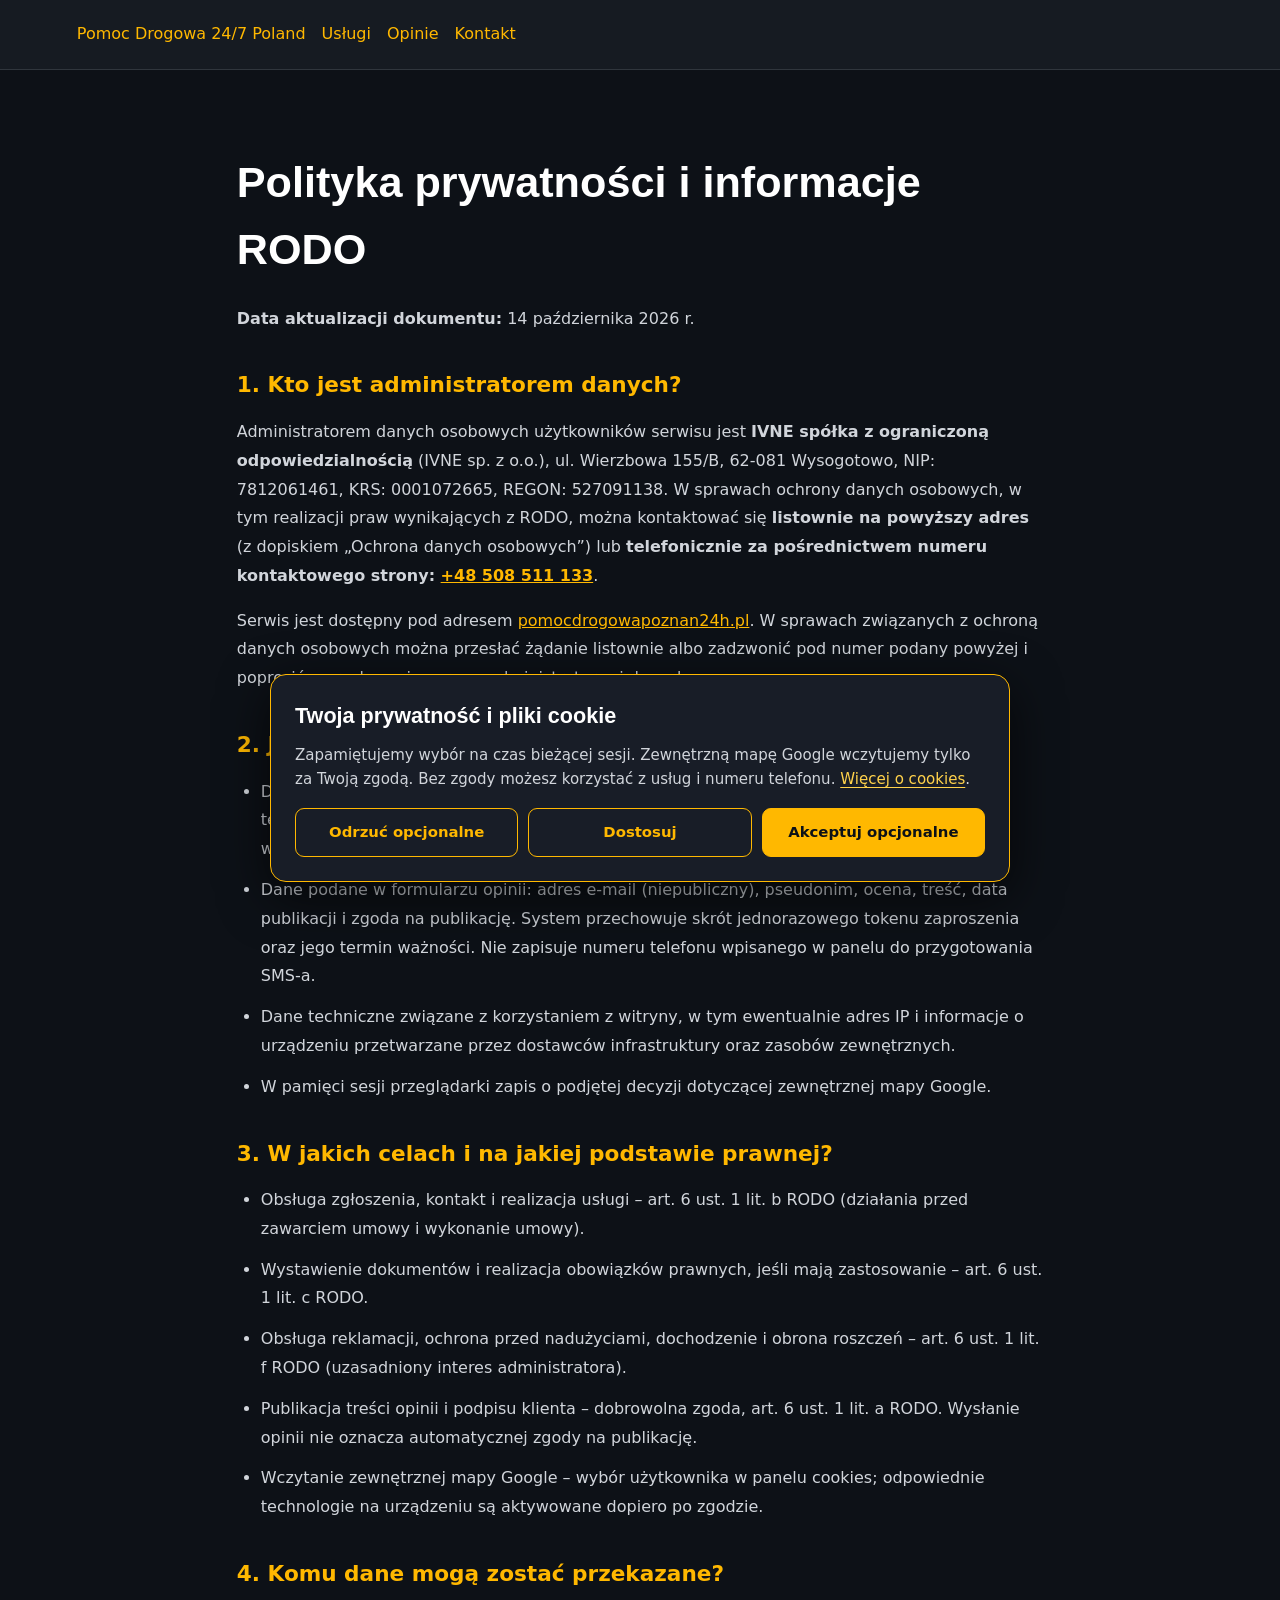
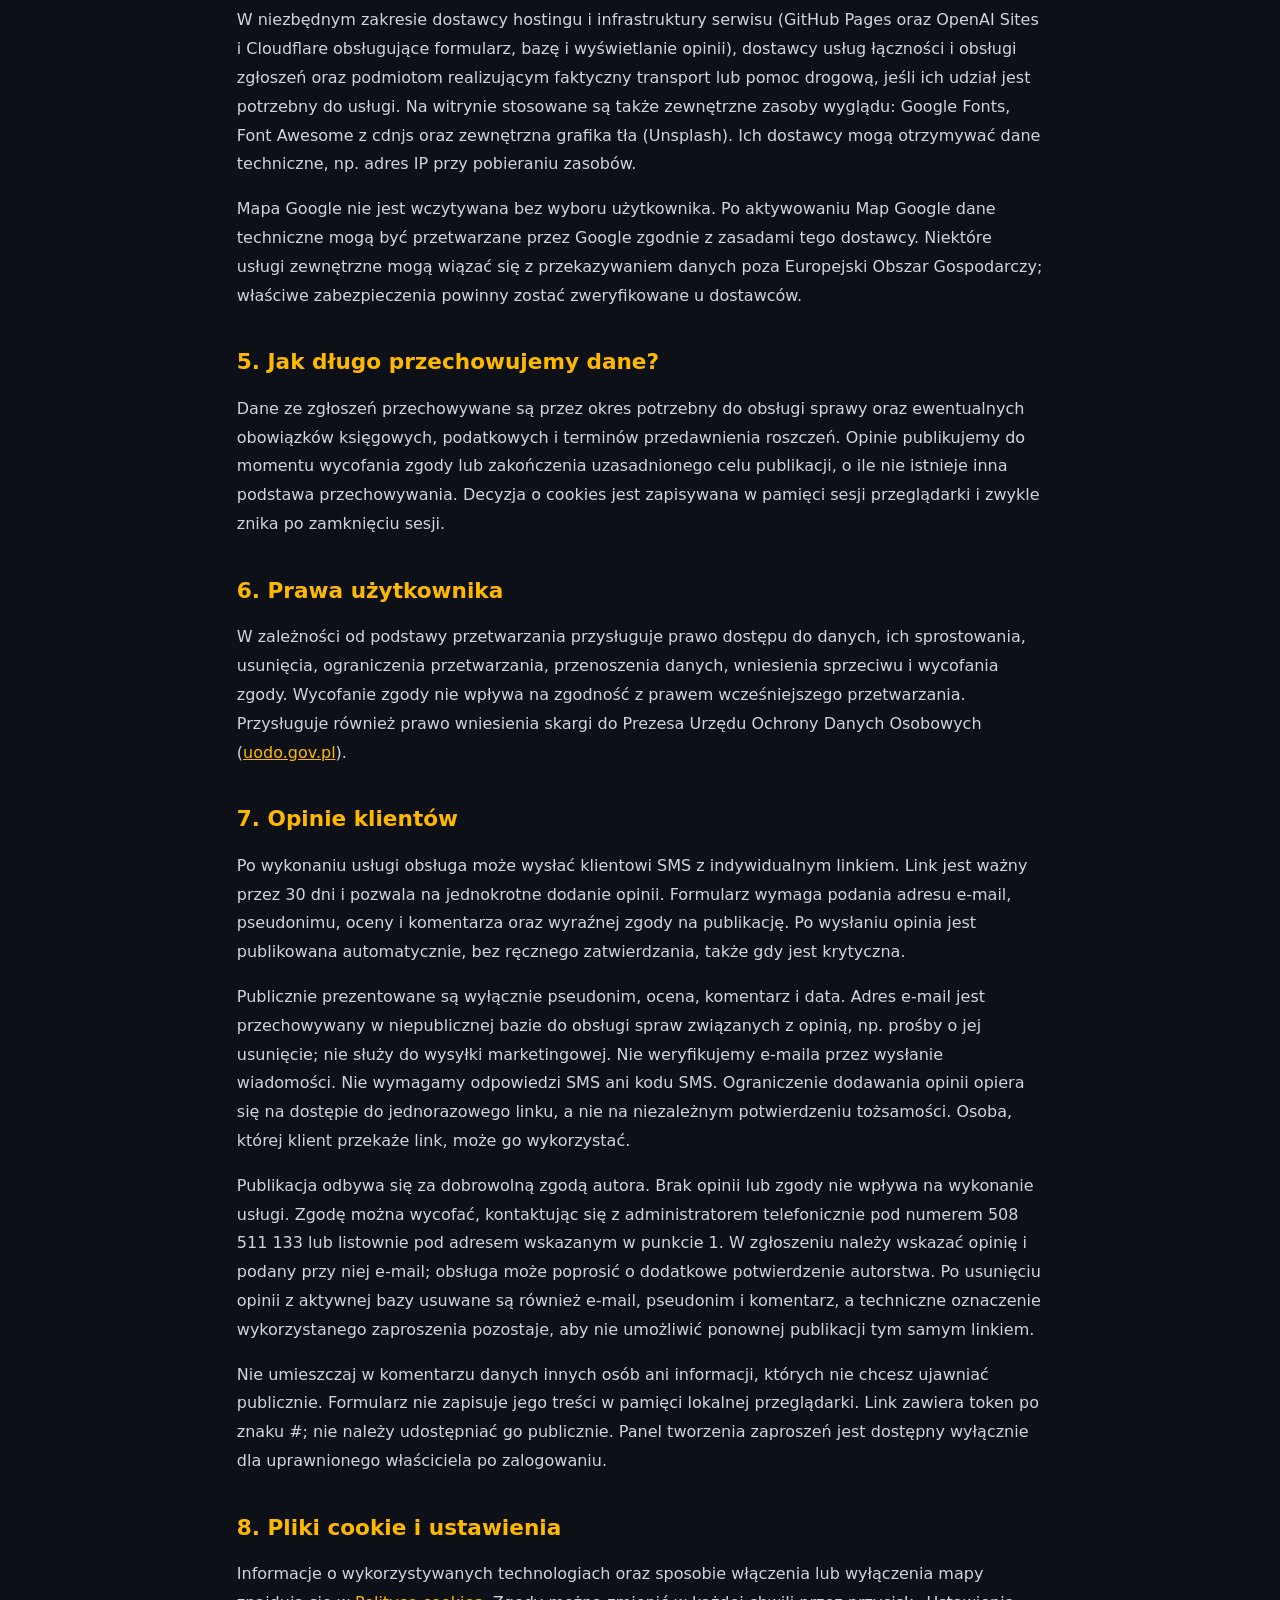
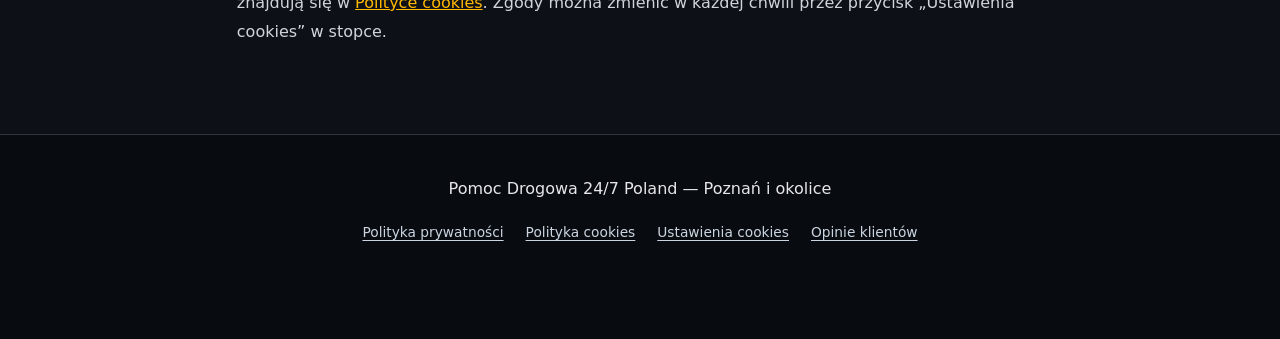
<file: polityka-prywatnosci.html>
<!DOCTYPE html>
<html lang="pl">
<head>
<meta charset="UTF-8">
<meta name="viewport" content="width=device-width, initial-scale=1">
<title>Polityka prywatności i RODO | Pomoc Drogowa 24/7 Poland</title>
<meta name="description" content="Dowiedz się, jakie dane są przetwarzane w związku z korzystaniem ze strony pomocy drogowej.">
<meta name="robots" content="index,follow">
<link rel="canonical" href="https://pomocdrogowapoznan24h.pl/polityka-prywatnosci.html">
<link rel="icon" type="image/svg+xml" href="/favicon.svg">
<link rel="stylesheet" href="/site-privacy.css">
<style>
:root{--brand-yellow:#FFB800;--border-color:#30363D}
*{box-sizing:border-box}body{background:#0D1117;color:#e5e7eb;font:16px/1.55 system-ui,-apple-system,Segoe UI,sans-serif;margin:0}
nav{display:flex;flex-wrap:wrap;gap:16px;padding:22px 6%;background:#161B22;border-bottom:1px solid #30363D}nav a,footer a{color:#FFB800;text-decoration:none}
nav a:hover,footer a:hover{text-decoration:underline}
footer{border-top:1px solid #30363D;padding:26px 5% 90px;text-align:center;background:#080B0F}
a{color:#FFB800}button:focus-visible,a:focus-visible{outline:2px solid #FFB800;outline-offset:3px}
</style>
<script src="/site-privacy.js" defer></script>
</head>
<body>
<nav aria-label="Nawigacja"><a href="/">Pomoc Drogowa 24/7 Poland</a><a href="/#uslugi">Usługi</a><a href="/#opinie">Opinie</a><a href="/#kontakt">Kontakt</a></nav>
<main class="legal-page">
<h1>Polityka prywatności i informacje RODO</h1>
<p><strong>Data aktualizacji dokumentu:</strong> 14 października 2026 r.</p>

<h2>1. Kto jest administratorem danych?</h2>
<p>Administratorem danych osobowych użytkowników serwisu jest <strong>IVNE spółka z ograniczoną odpowiedzialnością</strong> (IVNE sp. z o.o.), ul. Wierzbowa 155/B, 62-081 Wysogotowo, NIP: 7812061461, KRS: 0001072665, REGON: 527091138. W sprawach ochrony danych osobowych, w tym realizacji praw wynikających z RODO, można kontaktować się <strong>listownie na powyższy adres</strong> (z dopiskiem „Ochrona danych osobowych”) lub <strong>telefonicznie za pośrednictwem numeru kontaktowego strony: <a href="tel:+48508511133">+48 508 511 133</a></strong>.</p>
<p>Serwis jest dostępny pod adresem <a href="https://pomocdrogowapoznan24h.pl/">pomocdrogowapoznan24h.pl</a>. W sprawach związanych z ochroną danych osobowych można przesłać żądanie listownie albo zadzwonić pod numer podany powyżej i poprosić o przekazanie sprawy administratorowi danych.</p>
<h2>2. Jakie dane możemy przetwarzać?</h2>
<ul><li>Dane podane dobrowolnie podczas rozmowy telefonicznej lub w wiadomości SMS: numer telefonu, imię, lokalizacja zdarzenia, marka/model pojazdu, opis awarii i dane potrzebne do wykonania usługi.</li>
<li>Dane podane w formularzu opinii: adres e-mail (niepubliczny), pseudonim, ocena, treść, data publikacji i zgoda na publikację. System przechowuje skrót jednorazowego tokenu zaproszenia oraz jego termin ważności. Nie zapisuje numeru telefonu wpisanego w panelu do przygotowania SMS-a.</li>
<li>Dane techniczne związane z korzystaniem z witryny, w tym ewentualnie adres IP i informacje o urządzeniu przetwarzane przez dostawców infrastruktury oraz zasobów zewnętrznych.</li>
<li>W pamięci sesji przeglądarki zapis o podjętej decyzji dotyczącej zewnętrznej mapy Google.</li></ul>
<h2>3. W jakich celach i na jakiej podstawie prawnej?</h2>
<ul><li>Obsługa zgłoszenia, kontakt i realizacja usługi – art. 6 ust. 1 lit. b RODO (działania przed zawarciem umowy i wykonanie umowy).</li>
<li>Wystawienie dokumentów i realizacja obowiązków prawnych, jeśli mają zastosowanie – art. 6 ust. 1 lit. c RODO.</li>
<li>Obsługa reklamacji, ochrona przed nadużyciami, dochodzenie i obrona roszczeń – art. 6 ust. 1 lit. f RODO (uzasadniony interes administratora).</li>
<li>Publikacja treści opinii i podpisu klienta – dobrowolna zgoda, art. 6 ust. 1 lit. a RODO. Wysłanie opinii nie oznacza automatycznej zgody na publikację.</li>
<li>Wczytanie zewnętrznej mapy Google – wybór użytkownika w panelu cookies; odpowiednie technologie na urządzeniu są aktywowane dopiero po zgodzie.</li></ul>
<h2>4. Komu dane mogą zostać przekazane?</h2>
<p>W niezbędnym zakresie dostawcy hostingu i infrastruktury serwisu (GitHub Pages oraz OpenAI Sites i Cloudflare obsługujące formularz, bazę i wyświetlanie opinii), dostawcy usług łączności i obsługi zgłoszeń oraz podmiotom realizującym faktyczny transport lub pomoc drogową, jeśli ich udział jest potrzebny do usługi. Na witrynie stosowane są także zewnętrzne zasoby wyglądu: Google Fonts, Font Awesome z cdnjs oraz zewnętrzna grafika tła (Unsplash). Ich dostawcy mogą otrzymywać dane techniczne, np. adres IP przy pobieraniu zasobów.</p>
<p>Mapa Google nie jest wczytywana bez wyboru użytkownika. Po aktywowaniu Map Google dane techniczne mogą być przetwarzane przez Google zgodnie z zasadami tego dostawcy. Niektóre usługi zewnętrzne mogą wiązać się z przekazywaniem danych poza Europejski Obszar Gospodarczy; właściwe zabezpieczenia powinny zostać zweryfikowane u dostawców.</p>
<h2>5. Jak długo przechowujemy dane?</h2>
<p>Dane ze zgłoszeń przechowywane są przez okres potrzebny do obsługi sprawy oraz ewentualnych obowiązków księgowych, podatkowych i terminów przedawnienia roszczeń. Opinie publikujemy do momentu wycofania zgody lub zakończenia uzasadnionego celu publikacji, o ile nie istnieje inna podstawa przechowywania. Decyzja o cookies jest zapisywana w pamięci sesji przeglądarki i zwykle znika po zamknięciu sesji.</p>
<h2>6. Prawa użytkownika</h2>
<p>W zależności od podstawy przetwarzania przysługuje prawo dostępu do danych, ich sprostowania, usunięcia, ograniczenia przetwarzania, przenoszenia danych, wniesienia sprzeciwu i wycofania zgody. Wycofanie zgody nie wpływa na zgodność z prawem wcześniejszego przetwarzania. Przysługuje również prawo wniesienia skargi do Prezesa Urzędu Ochrony Danych Osobowych (<a href="https://uodo.gov.pl/" rel="noopener noreferrer">uodo.gov.pl</a>).</p>
<h2>7. Opinie klientów</h2>
<p>Po wykonaniu usługi obsługa może wysłać klientowi SMS z indywidualnym linkiem. Link jest ważny przez 30 dni i pozwala na jednokrotne dodanie opinii. Formularz wymaga podania adresu e-mail, pseudonimu, oceny i komentarza oraz wyraźnej zgody na publikację. Po wysłaniu opinia jest publikowana automatycznie, bez ręcznego zatwierdzania, także gdy jest krytyczna.</p>
<p>Publicznie prezentowane są wyłącznie pseudonim, ocena, komentarz i data. Adres e-mail jest przechowywany w niepublicznej bazie do obsługi spraw związanych z opinią, np. prośby o jej usunięcie; nie służy do wysyłki marketingowej. Nie weryfikujemy e-maila przez wysłanie wiadomości. Nie wymagamy odpowiedzi SMS ani kodu SMS. Ograniczenie dodawania opinii opiera się na dostępie do jednorazowego linku, a nie na niezależnym potwierdzeniu tożsamości. Osoba, której klient przekaże link, może go wykorzystać.</p>
<p>Publikacja odbywa się za dobrowolną zgodą autora. Brak opinii lub zgody nie wpływa na wykonanie usługi. Zgodę można wycofać, kontaktując się z administratorem telefonicznie pod numerem 508 511 133 lub listownie pod adresem wskazanym w punkcie 1. W zgłoszeniu należy wskazać opinię i podany przy niej e-mail; obsługa może poprosić o dodatkowe potwierdzenie autorstwa. Po usunięciu opinii z aktywnej bazy usuwane są również e-mail, pseudonim i komentarz, a techniczne oznaczenie wykorzystanego zaproszenia pozostaje, aby nie umożliwić ponownej publikacji tym samym linkiem.</p>
<p>Nie umieszczaj w komentarzu danych innych osób ani informacji, których nie chcesz ujawniać publicznie. Formularz nie zapisuje jego treści w pamięci lokalnej przeglądarki. Link zawiera token po znaku #; nie należy udostępniać go publicznie. Panel tworzenia zaproszeń jest dostępny wyłącznie dla uprawnionego właściciela po zalogowaniu.</p>
<h2>8. Pliki cookie i ustawienia</h2>
<p>Informacje o wykorzystywanych technologiach oraz sposobie włączenia lub wyłączenia mapy znajdują się w <a href="/polityka-cookies.html">Polityce cookies</a>. Zgody można zmienić w każdej chwili przez przycisk „Ustawienia cookies” w stopce.</p>
</main>
<footer>
<p>Pomoc Drogowa 24/7 Poland — Poznań i okolice</p>
<div class="legal-links"><a href="/polityka-prywatnosci.html">Polityka prywatności</a><a href="/polityka-cookies.html">Polityka cookies</a><button type="button" data-cookie-settings>Ustawienia cookies</button><a href="/#opinie">Opinie klientów</a></div>
</footer>
</body></html>
</file>
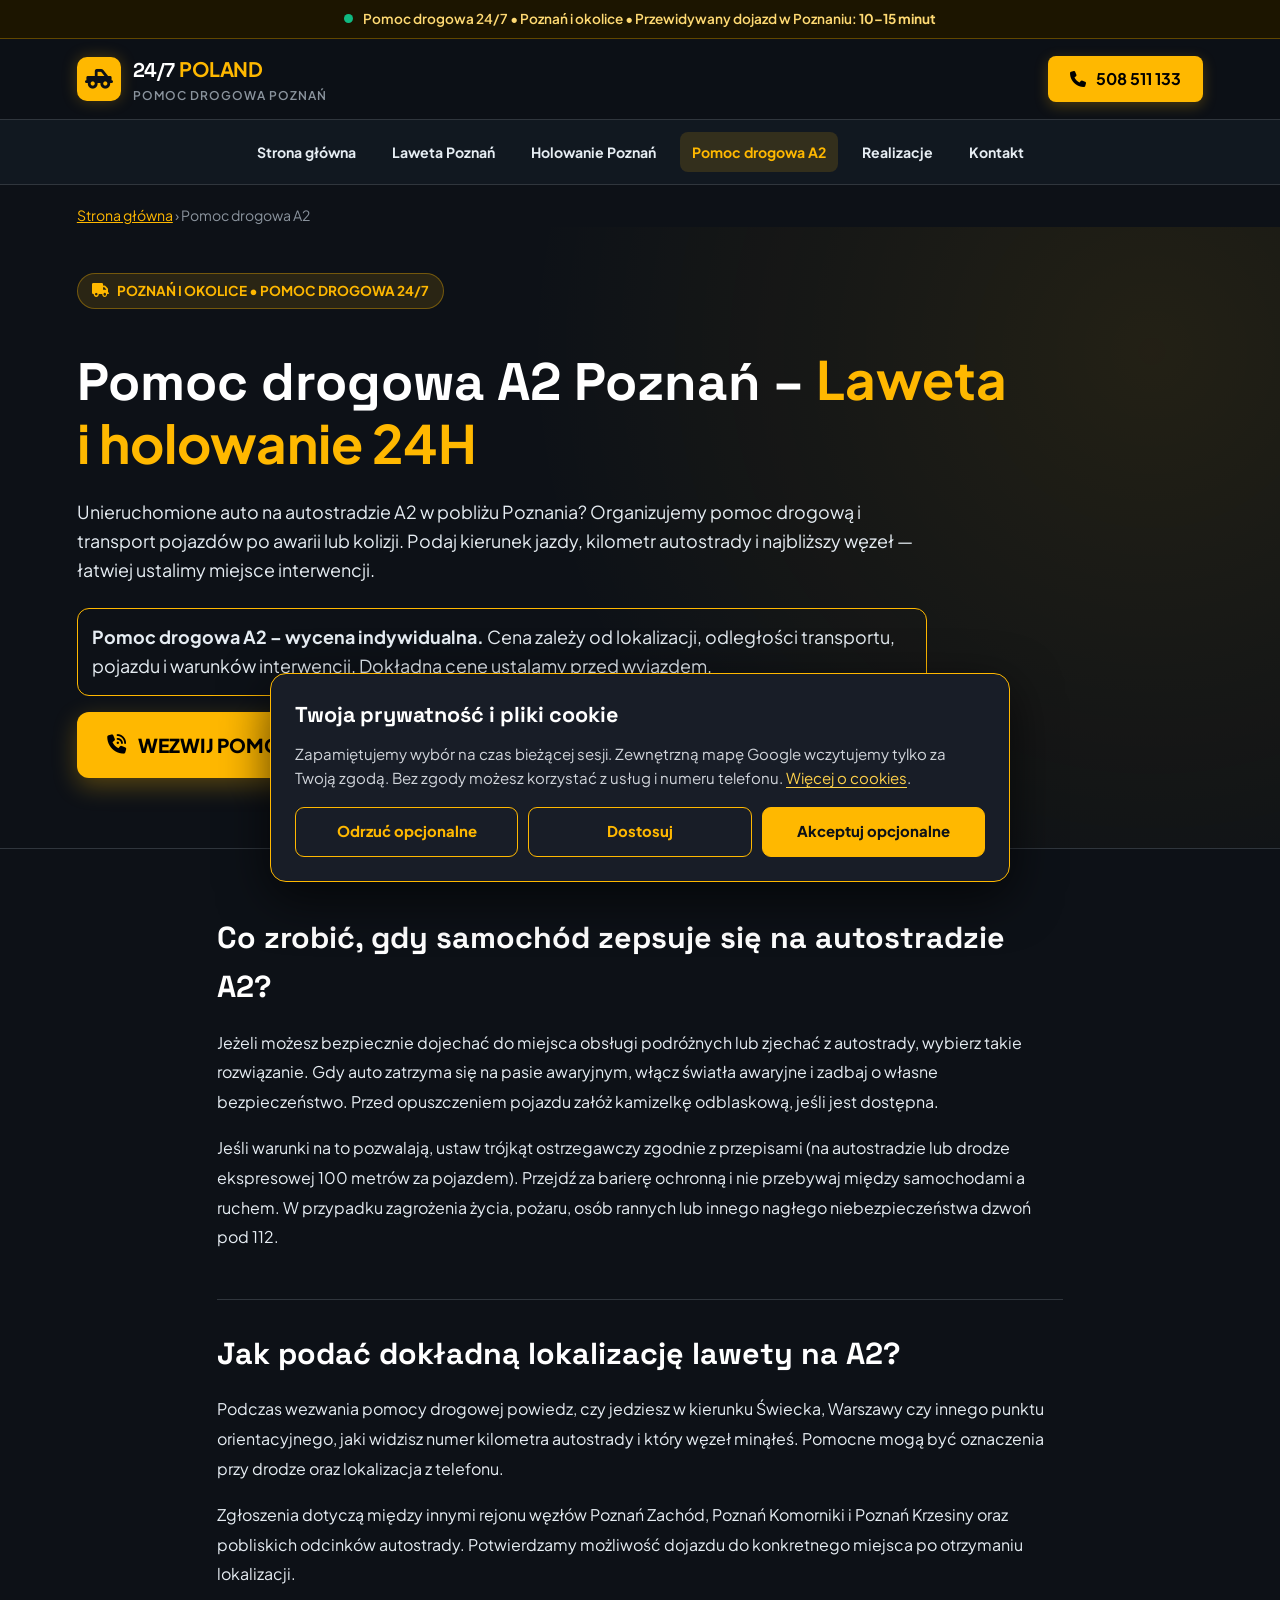
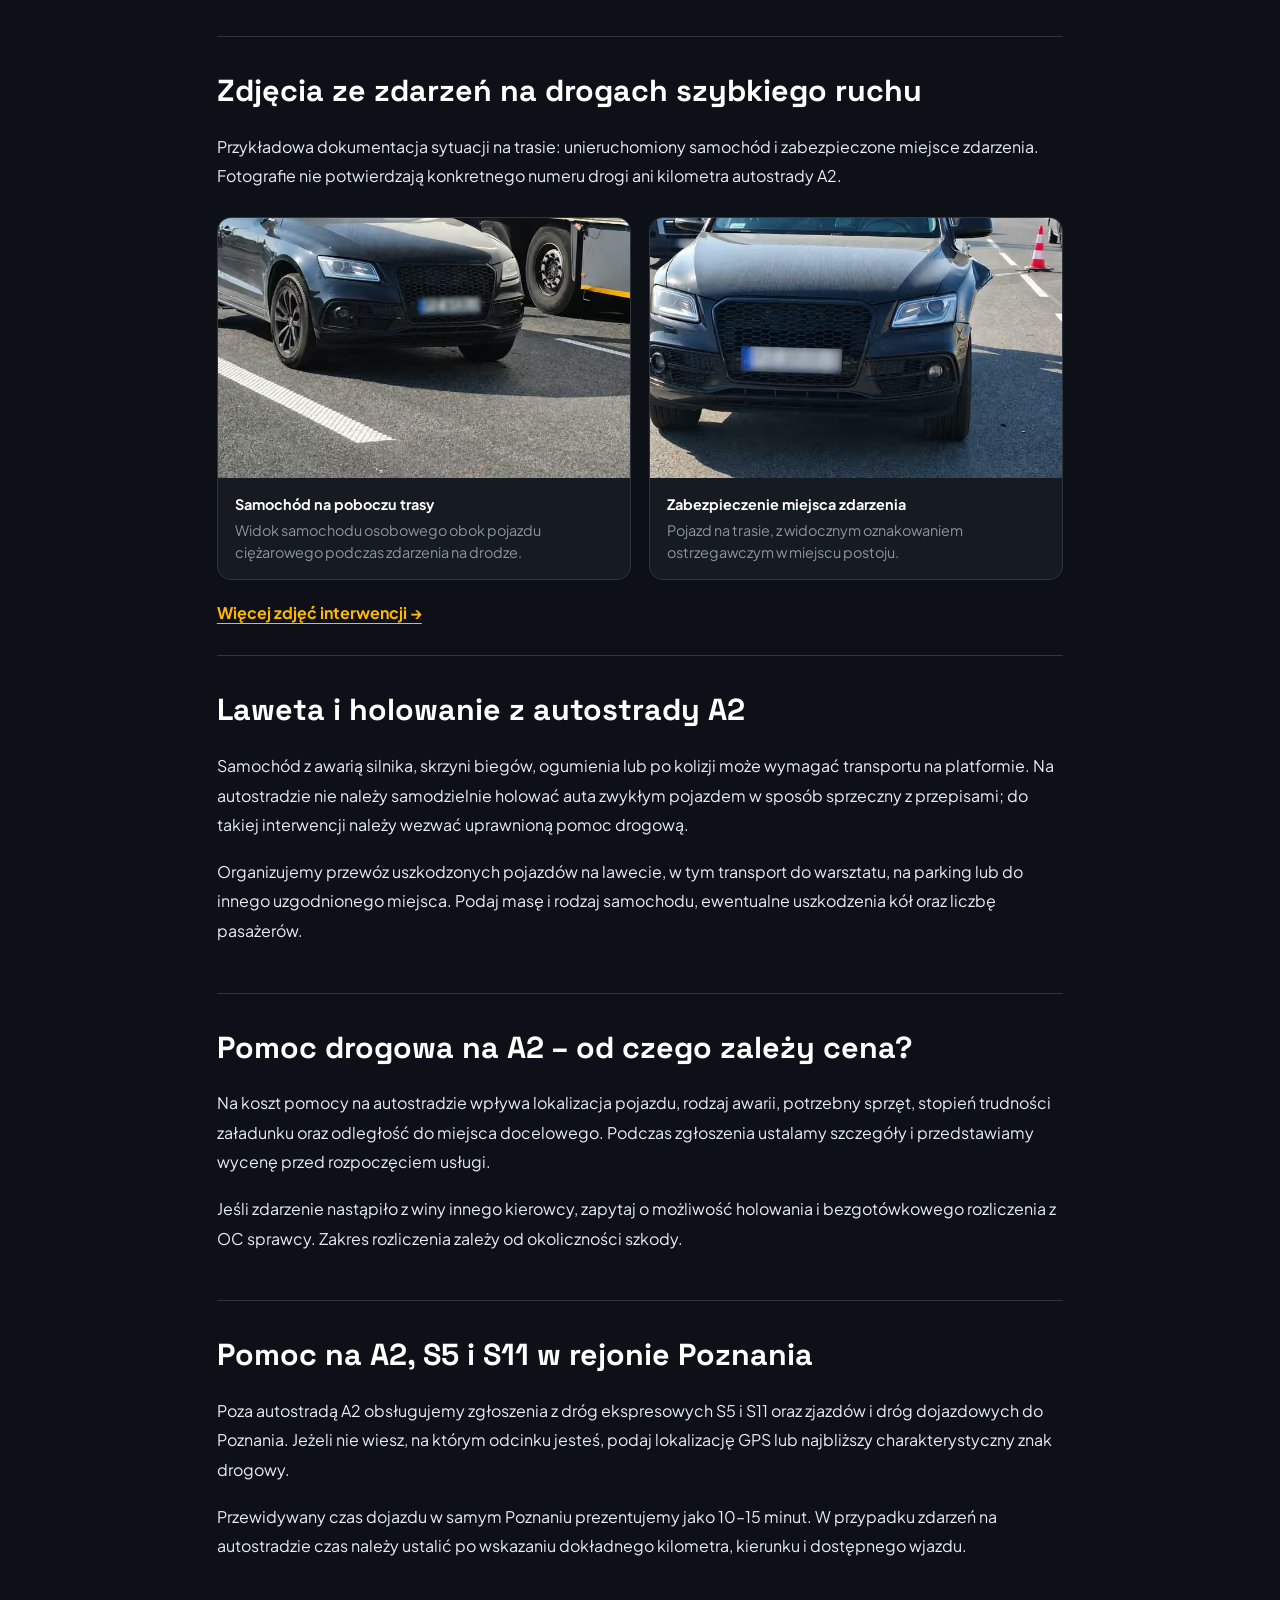
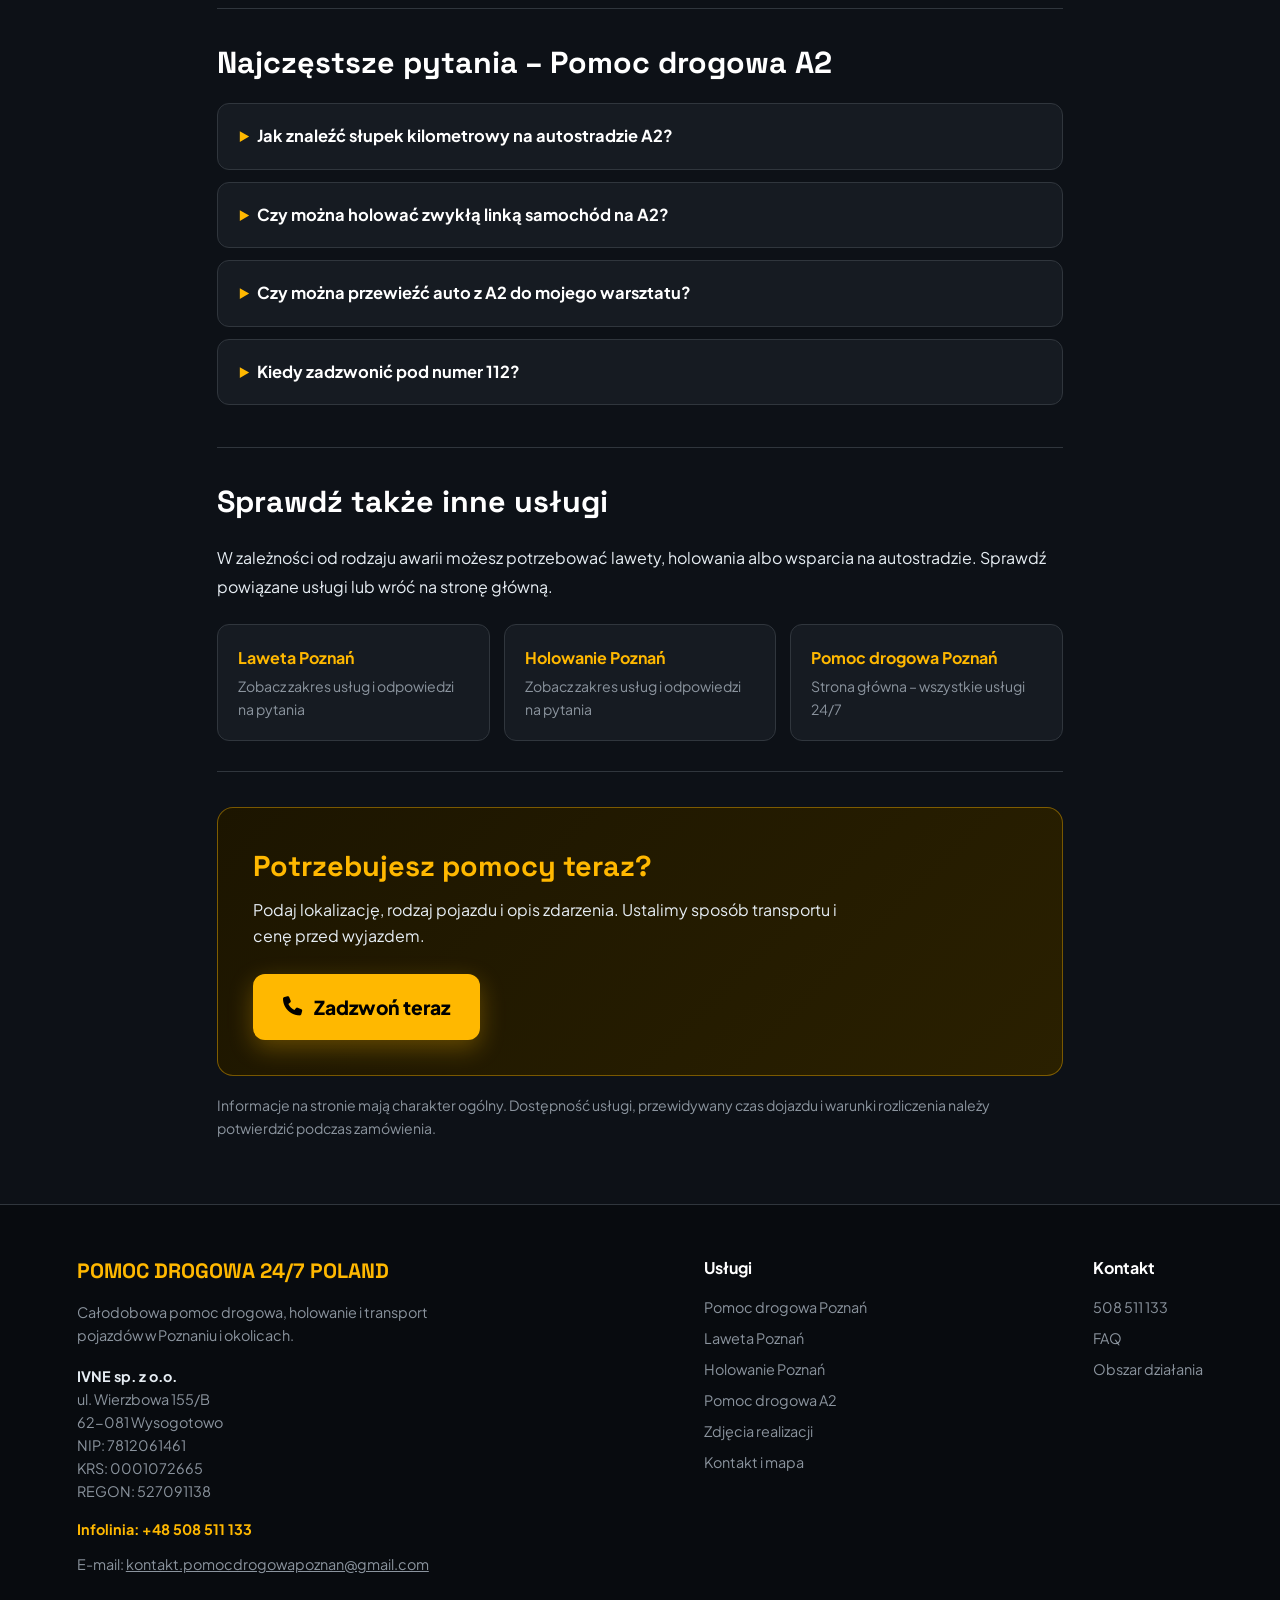
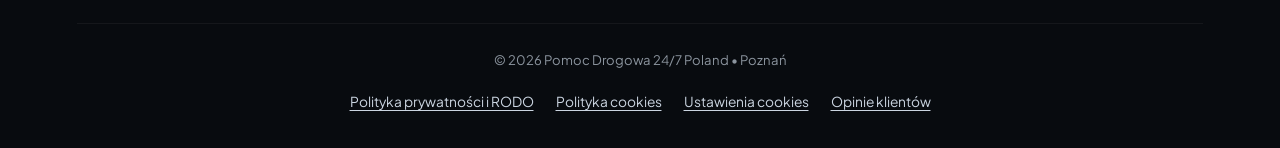
<file: pomoc-drogowa-a2.html>
<!DOCTYPE html>
<html lang="pl">
<head>
<meta charset="UTF-8">
<meta name="viewport" content="width=device-width, initial-scale=1.0">
<title>Pomoc Drogowa A2 Poznań – Laweta 24H | 24/7 Poland</title>
<meta name="description" content="Pomoc drogowa A2 Poznań 24/7. Laweta po awarii i kolizji, holowanie z autostrady i wskazówki bezpiecznego postoju. Zadzwoń: 508 511 133.">
<meta name="robots" content="index, follow">
<link rel="canonical" href="https://pomocdrogowapoznan24h.pl/pomoc-drogowa-a2.html">
    <link rel="icon" type="image/svg+xml" href="/favicon.svg">
    <meta name="theme-color" content="#0D1117">
    <meta property="og:type" content="website">
    <meta property="og:locale" content="pl_PL">
    <meta property="og:site_name" content="Pomoc Drogowa 24/7 Poland">
    <meta property="og:title" content="Pomoc Drogowa A2 Poznań – Laweta 24H | 24/7 Poland">
    <meta property="og:description" content="Pomoc drogowa A2 Poznań 24/7. Laweta po awarii i kolizji, holowanie z autostrady i wskazówki bezpiecznego postoju. Zadzwoń: 508 511 133.">
    <meta property="og:url" content="https://pomocdrogowapoznan24h.pl/pomoc-drogowa-a2.html">
<meta property="og:image" content="https://pomocdrogowapoznan24h.pl/images/pomoc-drogowa-interwencja-pobocze.avif">
    <meta name="twitter:card" content="summary">

<link rel="preconnect" href="https://fonts.googleapis.com">
<link rel="preconnect" href="https://fonts.gstatic.com" crossorigin>
<link href="https://fonts.googleapis.com/css2?family=Plus+Jakarta+Sans:wght@400;500;600;700;800&family=Space+Grotesk:wght@600;700&display=swap" rel="stylesheet">
<link rel="stylesheet" href="https://cdnjs.cloudflare.com/ajax/libs/font-awesome/6.5.1/css/all.min.css">
<style>
        :root {
            --brand-yellow: #FFB800;
            --brand-yellow-dark: #E0A200;
            --brand-yellow-glow: rgba(255,184,0,.25);
            --bg-dark: #0D1117;
            --bg-card: #161B22;
            --bg-card-hover: #1F242C;
            --text-main: #FFFFFF;
            --text-muted: #8B949E;
            --text-light: #E6EDF3;
            --accent-green: #10B981;
            --border-color: #30363D;
        }

        * {
            margin: 0;
            padding: 0;
            box-sizing: border-box;
            font-family: 'Plus Jakarta Sans', sans-serif;
        }

        html { scroll-behavior: smooth; }
        body {
            background: var(--bg-dark);
            color: var(--text-light);
            line-height: 1.6;
        }

        [id] { scroll-margin-top: 110px; }
        a:focus-visible, summary:focus-visible {
            outline: 3px solid #58a6ff;
            outline-offset: 4px;
        }

        .top-status-bar {
            background: #1c1500;
            border-bottom: 1px solid rgba(255,184,0,.3);
            color: #ffda73;
            padding: 8px 15px;
            font-size: .85rem;
            display: flex;
            justify-content: center;
            align-items: center;
            gap: 10px;
            font-weight: 600;
            text-align: center;
        }

        .pulse-dot {
            width: 9px;
            height: 9px;
            flex-shrink: 0;
            background: var(--accent-green);
            border-radius: 50%;
            animation: pulse-green 1.8s infinite;
        }

        @keyframes pulse-green {
            0% { box-shadow: 0 0 0 0 rgba(16,185,129,.7); }
            70% { box-shadow: 0 0 0 8px rgba(16,185,129,0); }
            100% { box-shadow: 0 0 0 0 rgba(16,185,129,0); }
        }

        header {
            position: sticky;
            top: 0;
            z-index: 1000;
            background: rgba(13,17,23,.95);
            backdrop-filter: blur(10px);
            border-bottom: 1px solid var(--border-color);
            padding: 14px 6%;
            display: flex;
            justify-content: space-between;
            align-items: center;
            gap: 15px;
        }

        .logo-box {
            display: flex;
            align-items: center;
            gap: 12px;
            text-decoration: none;
        }

        .logo-icon {
            background: var(--brand-yellow);
            color: var(--bg-dark);
            width: 44px;
            height: 44px;
            flex-shrink: 0;
            border-radius: 10px;
            display: flex;
            align-items: center;
            justify-content: center;
            font-size: 1.4rem;
            box-shadow: 0 0 15px var(--brand-yellow-glow);
        }

        .logo-text {
            display: flex;
            flex-direction: column;
        }

        .logo-title {
            font-family: 'Space Grotesk', sans-serif;
            font-size: 1.25rem;
            font-weight: 700;
            color: var(--text-main);
            letter-spacing: -.5px;
            text-transform: uppercase;
        }

        .logo-title span { color: var(--brand-yellow); }

        .logo-sub {
            font-size: .75rem;
            color: var(--text-muted);
            font-weight: 600;
            text-transform: uppercase;
            letter-spacing: 1px;
        }

        .btn-call-header {
            background: var(--brand-yellow);
            color: #000;
            padding: 10px 22px;
            border-radius: 8px;
            font-weight: 700;
            text-decoration: none;
            display: flex;
            align-items: center;
            justify-content: center;
            gap: 10px;
            min-height: 44px;
            box-shadow: 0 4px 14px var(--brand-yellow-glow);
        }

        .btn-call-header:hover { background: var(--brand-yellow-dark); }

        .hero {
            padding: 75px 6% 70px;
            background:
                radial-gradient(circle at 80% 20%, rgba(255,184,0,.08), transparent 50%),
                linear-gradient(180deg, rgba(13,17,23,.7), var(--bg-dark)),
                url('/images/pomoc-drogowa-poznan-rataje-zamenhofa-transport-porsche.avif') center/cover no-repeat;
            border-bottom: 1px solid var(--border-color);
        }

        .hero-badge {
            display: inline-flex;
            align-items: center;
            gap: 8px;
            background: rgba(255,184,0,.12);
            border: 1px solid rgba(255,184,0,.35);
            color: var(--brand-yellow);
            padding: 6px 14px;
            border-radius: 30px;
            font-size: .85rem;
            font-weight: 700;
            margin-bottom: 24px;
            text-transform: uppercase;
        }

        .hero-content { max-width: 820px; }

        .hero h1 {
            font-family: 'Space Grotesk', sans-serif;
            font-size: 3.2rem;
            line-height: 1.15;
            color: var(--text-main);
            margin-bottom: 20px;
        }

        .hero h1 span { color: var(--brand-yellow); }

        .hero p {
            font-size: 1.18rem;
            color: var(--text-muted);
            margin-bottom: 30px;
            max-width: 680px;
        }

        .hero-buttons {
            display: flex;
            flex-wrap: wrap;
            gap: 15px;
            margin-bottom: 20px;
        }

        .btn-main-call {
            background: var(--brand-yellow);
            color: #000;
            padding: 18px 30px;
            border-radius: 12px;
            font-size: 1.2rem;
            font-weight: 800;
            text-decoration: none;
            display: inline-flex;
            align-items: center;
            justify-content: center;
            gap: 12px;
            text-align: center;
            box-shadow: 0 8px 25px rgba(255,184,0,.3);
        }

        .btn-main-call:hover { background: var(--brand-yellow-dark); }

        .btn-secondary {
            background: var(--bg-card);
            color: var(--text-main);
            border: 1px solid var(--border-color);
            padding: 16px 24px;
            border-radius: 12px;
            font-size: 1rem;
            font-weight: 600;
            text-decoration: none;
            display: inline-flex;
            align-items: center;
            justify-content: center;
            gap: 10px;
            text-align: center;
        }

        .btn-secondary:hover {
            background: var(--bg-card-hover);
            border-color: var(--brand-yellow);
        }

        .price-box {
            margin-bottom: 30px;
            padding: 24px;
            background: #1c200e;
            border: 1px solid #726021;
            border-radius: 14px;
        }

        .price-box h2 {
            font-family: 'Space Grotesk', sans-serif;
            font-size: 1.35rem;
            color: var(--brand-yellow);
            margin-bottom: 8px;
        }

        .price-box p {
            font-size: 1rem;
            margin-bottom: 16px;
            color: var(--text-light);
        }

        .payment-tags {
            display: flex;
            flex-wrap: wrap;
            gap: 8px;
            list-style: none;
        }

        .payment-tags li {
            padding: 6px 12px;
            border: 1px solid #726021;
            border-radius: 8px;
            font-size: .85rem;
        }

        .hero-metrics {
            display: grid;
            grid-template-columns: repeat(auto-fit,minmax(min(100%,170px),1fr));
            gap: 16px;
            padding-top: 30px;
            border-top: 1px solid var(--border-color);
        }

        .metric-card {
            background: rgba(22,27,34,.8);
            border: 1px solid var(--border-color);
            padding: 16px 20px;
            border-radius: 10px;
        }

        .metric-card .num {
            font-family: 'Space Grotesk', sans-serif;
            font-size: 1.7rem;
            font-weight: 700;
            color: var(--brand-yellow);
        }

        .metric-card .label {
            font-size: .85rem;
            color: var(--text-muted);
        }

        .container {
            max-width: 1200px;
            margin: 0 auto;
            padding: 65px 6%;
        }

        .section-header {
            text-align: center;
            margin-bottom: 36px;
        }

        .section-header .sub-badge {
            color: var(--brand-yellow);
            font-weight: 700;
            font-size: .85rem;
            text-transform: uppercase;
            letter-spacing: 1.5px;
            margin-bottom: 8px;
            display: block;
        }

        .section-header h2 {
            font-family: 'Space Grotesk', sans-serif;
            font-size: 2.3rem;
            color: var(--text-main);
        }

        .section-description {
            margin-top: 14px;
            color: var(--text-muted);
        }

        .services-grid {
            display: grid;
            grid-template-columns: repeat(auto-fit,minmax(min(100%,320px),1fr));
            gap: 24px;
        }

        .service-card {
            background: var(--bg-card);
            border: 1px solid var(--border-color);
            border-radius: 14px;
            padding: 30px 25px;
            transition: border-color .2s;
            min-width: 0;
        }

        .service-card:hover { border-color: var(--brand-yellow); }

        .service-icon-wrap {
            width: 60px;
            height: 60px;
            background: rgba(255,184,0,.1);
            border-radius: 12px;
            display: flex;
            align-items: center;
            justify-content: center;
            font-size: 1.6rem;
            color: var(--brand-yellow);
            margin-bottom: 20px;
        }

        .service-card h3 {
            font-size: 1.3rem;
            margin-bottom: 12px;
            color: var(--text-main);
        }

        .service-card p {
            font-size: .95rem;
            color: var(--text-muted);
            margin-bottom: 16px;
        }

        .service-features {
            list-style: none;
            border-top: 1px solid rgba(255,255,255,.06);
            padding-top: 14px;
        }

        .service-features li {
            font-size: .85rem;
            margin-bottom: 8px;
            display: flex;
            align-items: baseline;
            gap: 8px;
        }

        .service-features i {
            color: var(--brand-yellow);
            font-size: .75rem;
        }

        .callout-banner {
            background: linear-gradient(135deg,#1c1500,#2a2000);
            border: 1px solid rgba(255,184,0,.4);
            border-radius: 16px;
            padding: 35px;
            display: flex;
            flex-wrap: wrap;
            align-items: center;
            justify-content: space-between;
            gap: 25px;
            margin-top: 35px;
        }

        .callout-text h3 {
            font-family: 'Space Grotesk', sans-serif;
            font-size: 1.8rem;
            color: var(--brand-yellow);
            margin-bottom: 8px;
        }

        .callout-text p { max-width: 600px; }

        .fleet-grid {
            display: grid;
            grid-template-columns: repeat(4,minmax(0,1fr));
            gap: 18px;
        }

        .fleet-card {
            overflow: hidden;
            border: 1px solid var(--border-color);
            border-radius: 14px;
            background: var(--bg-card);
        }

        .fleet-card svg,
        .fleet-card img {
            display: block;
            width: 100%;
            height: auto;
            aspect-ratio: 4/3;
            object-fit: cover;
            background: #202b3b;
        }

        .fleet-card figcaption {
            padding: 16px;
            font-size: .95rem;
            font-weight: 700;
        }

        .why-us-grid {
            display: grid;
            grid-template-columns: repeat(auto-fit,minmax(min(100%,260px),1fr));
            gap: 20px;
        }

        .why-box {
            background: var(--bg-card);
            border: 1px solid var(--border-color);
            padding: 25px;
            border-radius: 12px;
        }

        .why-box i {
            color: var(--brand-yellow);
            font-size: 1.5rem;
            margin-bottom: 15px;
        }

        .why-box h3 {
            font-size: 1.15rem;
            margin-bottom: 10px;
            color: var(--text-main);
        }

        .why-box p {
            font-size: .9rem;
            color: var(--text-muted);
        }

        .coverage-container {
            background: var(--bg-card);
            border: 1px solid var(--border-color);
            border-radius: 16px;
            padding: 30px;
        }

        .highway-cards {
            display: grid;
            grid-template-columns: repeat(auto-fit,minmax(min(100%,200px),1fr));
            gap: 15px;
            margin-bottom: 30px;
        }

        .hw-card {
            background: #090d12;
            border: 1px solid var(--border-color);
            border-radius: 10px;
            padding: 16px;
            display: flex;
            align-items: center;
            gap: 14px;
            min-width: 0;
        }

        .hw-badge {
            background: #1e3a8a;
            color: #fff;
            font-weight: 800;
            padding: 6px 10px;
            border-radius: 6px;
            flex-shrink: 0;
        }

        .hw-badge.s-road { background: #b91c1c; }

        .hw-info .title {
            font-weight: 700;
            font-size: .95rem;
            color: var(--text-main);
        }

        .hw-info .desc {
            font-size: .8rem;
            color: var(--text-muted);
        }

        .district-title {
            margin-bottom: 12px;
            font-size: 1.05rem;
        }

        .district-tags {
            display: flex;
            flex-wrap: wrap;
            gap: 10px;
        }

        .d-tag {
            background: #1f242c;
            border: 1px solid rgba(255,255,255,.08);
            padding: 8px 16px;
            border-radius: 30px;
            font-size: .88rem;
        }

        .party-small {
            display: flex;
            align-items: center;
            justify-content: space-between;
            gap: 24px;
            padding: 28px;
            background: var(--bg-card);
            border: 1px solid var(--border-color);
            border-radius: 14px;
        }

        .party-small h2 {
            font-family: 'Space Grotesk', sans-serif;
            font-size: 1.5rem;
            margin-bottom: 8px;
        }

        .party-small p {
            max-width: 660px;
            color: var(--text-muted);
        }

        .party-small a { flex-shrink: 0; }

        /* FAQ – najczęstsze pytania */
        .faq-list {
            max-width: 960px;
            margin: 0 auto;
            display: grid;
            gap: 12px;
        }

        .faq-item {
            background: var(--bg-card);
            border: 1px solid var(--border-color);
            border-radius: 12px;
            padding: 0 22px;
        }

        .faq-item[open] { border-color: rgba(255,184,0,.6); }

        .faq-item summary {
            cursor: pointer;
            padding: 19px 0;
            font-size: 1.03rem;
            font-weight: 700;
            color: var(--text-main);
        }

        .faq-item summary::marker { color: var(--brand-yellow); }

        .faq-item p {
            padding: 0 0 20px;
            color: var(--text-muted);
        }

        /* Kontakt i mapa */
        .company-grid {
            display: grid;
            grid-template-columns: 1fr 1fr;
            gap: 24px;
            align-items: stretch;
        }

        .company-card {
            background: var(--bg-card);
            border: 1px solid var(--border-color);
            border-radius: 16px;
            padding: 28px;
            min-width: 0;
        }

        .company-card h3 {
            color: var(--brand-yellow);
            font-size: 1.3rem;
            margin-bottom: 18px;
        }

        .company-card address {
            font-style: normal;
            margin-bottom: 18px;
        }

        .company-details { margin-bottom: 22px; }

        .company-details div {
            display: flex;
            flex-wrap: wrap;
            gap: 6px;
            margin-bottom: 5px;
        }

        .company-details dt { font-weight: 700; }

        .company-card .btn-main-call {
            font-size: 1rem;
            padding: 16px 20px;
        }

        .map-note {
            margin-top: 20px;
            margin-bottom: 16px;
            color: var(--text-muted);
            font-size: .9rem;
        }

        .map-link {
            color: var(--brand-yellow);
            text-underline-offset: 4px;
        }

        .company-map {
            display: block;
            width: 100%;
            height: 100%;
            min-height: 420px;
            border: 1px solid var(--border-color);
            border-radius: 16px;
            background: var(--bg-card);
        }

        footer {
            background: #080B0F;
            border-top: 1px solid var(--border-color);
            padding: 50px 6% 30px;
            color: var(--text-muted);
            font-size: .9rem;
        }

        .footer-content {
            display: flex;
            flex-wrap: wrap;
            justify-content: space-between;
            gap: 30px;
            margin-bottom: 35px;
        }

        .footer-brand { max-width: 400px; }

        .footer-brand h3 {
            font-family: 'Space Grotesk', sans-serif;
            color: var(--brand-yellow);
            font-size: 1.3rem;
            margin-bottom: 12px;
        }

        .footer-company {
            margin-top: 18px;
            font-style: normal;
        }

        .footer-company strong { color: var(--text-light); }

        .footer-phone {
            display: inline-block;
            margin-top: 15px;
            color: var(--brand-yellow);
            font-weight: 700;
            text-decoration: none;
        }

        .footer-links h3 {
            color: var(--text-main);
            font-size: 1rem;
            margin-bottom: 15px;
        }

        .footer-links ul { list-style: none; }
        .footer-links li { margin-bottom: 8px; }

        .footer-links a {
            color: var(--text-muted);
            text-decoration: none;
        }

        .footer-links a:hover { color: var(--brand-yellow); }

        .footer-links .fa-check {
            color: var(--brand-yellow);
            margin-right: 6px;
        }

        .footer-bottom {
            border-top: 1px solid rgba(255,255,255,.05);
            padding-top: 25px;
            text-align: center;
            font-size: .82rem;
        }

        .mobile-bottom-bar {
            position: fixed;
            bottom: 0;
            left: 0;
            width: 100%;
            background: var(--brand-yellow);
            padding: 12px 16px;
            padding-bottom: calc(12px + env(safe-area-inset-bottom,0px));
            z-index: 9999;
            box-shadow: 0 -4px 20px rgba(0,0,0,.5);
            display: none;
        }

        .mobile-bottom-bar a {
            color: #000;
            font-size: 1.1rem;
            font-weight: 800;
            text-decoration: none;
            display: flex;
            justify-content: center;
            align-items: center;
            gap: 10px;
            text-align: center;
        }

        @media (max-width: 1000px) {
            .fleet-grid { grid-template-columns: repeat(2,minmax(0,1fr)); }
        }

        @media (max-width: 900px) {
            body { padding-bottom: calc(80px + env(safe-area-inset-bottom,0px)); }
            .hero h1 { font-size: 2.4rem; }
            .mobile-bottom-bar { display: block; }
            header { padding: 12px 5%; }
            .btn-call-header span { display: none; }
        }

        @media (max-width: 800px) {
            .company-grid { grid-template-columns: 1fr; }
            .company-map { height: 340px; min-height: 340px; }
        }

        @media (max-width: 600px) {
            .hero { padding: 45px 5% 50px; }
            .hero h1 { font-size: 1.95rem; }
            .hero p { font-size: 1.05rem; }
            .hero-buttons { flex-direction: column; }
            .btn-main-call, .btn-secondary {
                width: 100%;
                justify-content: center;
            }
            .btn-main-call { font-size: 1rem; padding: 16px; }
            .container { padding: 45px 5%; }
            .section-header h2 { font-size: 1.8rem; }
            .price-box { padding: 20px; }
            .price-box p { font-size: .95rem; }
            .callout-banner { padding: 25px 20px; text-align: center; }
            .callout-text h3 { font-size: 1.5rem; }
            .fleet-grid { grid-template-columns: 1fr; }
            .coverage-container { padding: 20px; }
            .party-small {
                flex-direction: column;
                align-items: stretch;
                padding: 22px;
            }
            .logo-box { gap: 8px; }
            .logo-sub { font-size: .65rem; letter-spacing: .4px; }
            .btn-call-header { padding: 10px 14px; }
            .mobile-bottom-bar a { font-size: 1rem; }
            .company-card { padding: 22px; }
            .faq-item { padding: 0 17px; }
        }

        @media (prefers-reduced-motion: reduce) {
            *, *::before, *::after {
                animation: none !important;
                transition: none !important;
                scroll-behavior: auto !important;
            }
        }
    

  .subnav{display:flex;flex-wrap:wrap;align-items:center;justify-content:center;gap:12px;background:#111820;border-bottom:1px solid var(--border-color);padding:12px 6%}
  .subnav a{color:var(--text-light);text-decoration:none;font-weight:700;font-size:.88rem;padding:9px 12px;border-radius:8px}
  .subnav a:hover,.subnav a[aria-current="page"]{background:rgba(255,184,0,.14);color:var(--brand-yellow)}
  .breadcrumbs{padding:19px 6% 0;color:var(--text-muted);font-size:.88rem}
  .breadcrumbs a{color:var(--brand-yellow)}
  .subhero{padding:46px 6% 50px;background:radial-gradient(circle at 90% 20%,rgba(255,184,0,.09),transparent 50%),#0D1117;border-bottom:1px solid var(--border-color)}
  .subhero h1{font-family:'Space Grotesk',sans-serif;color:#fff;font-size:clamp(2rem,5vw,3.3rem);line-height:1.16;max-width:950px;margin:15px 0 22px}
  .subhero h1 span{color:var(--brand-yellow)}
  .subhero p{font-size:1.12rem;color:var(--text-light);max-width:850px;margin-bottom:24px}
  .content-shell{max-width:1000px;margin:0 auto;padding:35px 6% 65px}
  .prose-section{padding:30px 0;border-bottom:1px solid var(--border-color)}
  .prose-section h2{font-family:'Space Grotesk',sans-serif;color:#fff;font-size:clamp(1.35rem,3vw,1.9rem);margin-bottom:16px}
  .prose-section p{margin:0 0 17px;color:var(--text-light);line-height:1.85}
  .prose-section ul{padding-left:24px;margin:0 0 17px}
  .prose-section li{margin-bottom:10px}
  .link-grid{display:grid;grid-template-columns:repeat(auto-fit,minmax(min(100%,230px),1fr));gap:14px;margin-top:22px}
  .link-card{border:1px solid var(--border-color);border-radius:12px;padding:20px;background:var(--bg-card);color:var(--brand-yellow);text-decoration:none;font-weight:700}
  .link-card:hover{border-color:var(--brand-yellow)}
  .link-card span{display:block;color:var(--text-muted);font-size:.88rem;font-weight:400;margin-top:5px}
  .subfaq .faq-item{margin-bottom:12px}
  .small-print{color:var(--text-muted);font-size:.88rem}
  @media(max-width:600px){.subhero{padding:30px 5% 42px}.breadcrumbs{padding:15px 5% 0}.content-shell{padding:18px 5% 55px}.subnav{justify-content:flex-start;padding:9px 5%;gap:4px}.subnav a{font-size:.8rem;padding:8px}}

/* Galeria autentycznych zdjęć - responsywne obrazy */
.realization-grid{display:grid;grid-template-columns:repeat(3,minmax(0,1fr));gap:18px;margin-top:26px}
.realization-card{margin:0;background:var(--bg-card);border:1px solid var(--border-color);border-radius:14px;overflow:hidden;min-width:0}
.realization-card img{display:block;width:100%;height:260px;object-fit:cover;object-position:center 30%;background:#1b232c}
.realization-card figcaption{padding:15px 17px;line-height:1.55;color:var(--text-light);font-size:.9rem}
.realization-card figcaption strong{display:block;color:#fff;margin-bottom:4px}
.realization-card figcaption span{color:var(--text-muted)}
.realization-link{display:inline-block;color:var(--brand-yellow);font-weight:700;text-underline-offset:4px;margin-top:20px}
.realization-grid.two{grid-template-columns:repeat(2,minmax(0,1fr))}
.realization-grid.single{grid-template-columns:minmax(0,470px)}
@media(max-width:850px){.realization-grid{grid-template-columns:repeat(2,minmax(0,1fr))}}
@media(max-width:590px){.realization-grid,.realization-grid.two,.realization-grid.single{grid-template-columns:1fr}.realization-card img{height:240px}}
</style>
<link rel="stylesheet" href="/mobile-optimizations.css">
<script type="application/ld+json">{"@context":"https://schema.org","@type":"BreadcrumbList","itemListElement":[{"@type":"ListItem","position":1,"name":"Strona główna","item":"https://pomocdrogowapoznan24h.pl/"},{"@type":"ListItem","position":2,"name":"Pomoc drogowa A2","item":"https://pomocdrogowapoznan24h.pl/pomoc-drogowa-a2.html"}]}</script>
<link rel="stylesheet" href="/site-privacy.css">
<script src="/site-privacy.js" defer></script>
</head>
<body id="poczatek">
<div class="top-status-bar"><span class="pulse-dot"></span><span>Pomoc drogowa 24/7 &bull; Poznań i okolice &bull; Przewidywany dojazd w Poznaniu: <strong>10–15 minut</strong></span></div>
<header><a class="logo-box" href="/" aria-label="24/7 Poland – strona główna"><div class="logo-icon"><i class="fa-solid fa-truck-pickup" aria-hidden="true"></i></div><div class="logo-text"><div class="logo-title">24/7 <span>Poland</span></div><div class="logo-sub">Pomoc Drogowa Poznań</div></div></a><a href="tel:+48508511133" class="btn-call-header" aria-label="Zadzwoń 508 511 133"><i class="fa-solid fa-phone" aria-hidden="true"></i><span>508 511 133</span></a></header>
<nav class="subnav" aria-label="Nawigacja usług"><a href="/">Strona główna</a><a href="/laweta-poznan.html">Laweta Poznań</a><a href="/holowanie-poznan.html">Holowanie Poznań</a><a href="/pomoc-drogowa-a2.html" aria-current="page">Pomoc drogowa A2</a><a href="/realizacje-pomoc-drogowa-poznan.html">Realizacje</a><a href="/#kontakt">Kontakt</a></nav>
<main>
<div class="breadcrumbs"><a href="/">Strona główna</a> &rsaquo; Pomoc drogowa A2</div>
<section class="subhero"><div class="hero-badge"><i class="fa-solid fa-truck" aria-hidden="true"></i> Poznań i okolice &bull; pomoc drogowa 24/7</div><h1>Pomoc drogowa A2 Poznań – <span>Laweta i holowanie 24H</span></h1><p>Unieruchomione auto na autostradzie A2 w pobliżu Poznania? Organizujemy pomoc drogową i transport pojazdów po awarii lub kolizji. Podaj kierunek jazdy, kilometr autostrady i najbliższy węzeł — łatwiej ustalimy miejsce interwencji.</p><p style="margin:16px 0;padding:14px;border:1px solid #FFB800;border-radius:12px"><strong>Pomoc drogowa A2 – wycena indywidualna.</strong> Cena zależy od lokalizacji, odległości transportu, pojazdu i warunków interwencji. Dokładną cenę ustalamy przed wyjazdem.</p><div class="hero-buttons"><a class="btn-main-call" href="tel:+48508511133"><i class="fa-solid fa-phone-volume" aria-hidden="true"></i> WEZWIJ POMOC: 508 511 133</a><a class="btn-secondary" href="/#uslugi">Pozostałe usługi</a></div></section>
<div class="content-shell">
<section class="prose-section"><h2>Co zrobić, gdy samochód zepsuje się na autostradzie A2?</h2><p>Jeżeli możesz bezpiecznie dojechać do miejsca obsługi podróżnych lub zjechać z autostrady, wybierz takie rozwiązanie. Gdy auto zatrzyma się na pasie awaryjnym, włącz światła awaryjne i zadbaj o własne bezpieczeństwo. Przed opuszczeniem pojazdu załóż kamizelkę odblaskową, jeśli jest dostępna.</p>
<p>Jeśli warunki na to pozwalają, ustaw trójkąt ostrzegawczy zgodnie z przepisami (na autostradzie lub drodze ekspresowej 100 metrów za pojazdem). Przejdź za barierę ochronną i nie przebywaj między samochodami a ruchem. W przypadku zagrożenia życia, pożaru, osób rannych lub innego nagłego niebezpieczeństwa dzwoń pod 112.</p></section>
<section class="prose-section"><h2>Jak podać dokładną lokalizację lawety na A2?</h2><p>Podczas wezwania pomocy drogowej powiedz, czy jedziesz w kierunku Świecka, Warszawy czy innego punktu orientacyjnego, jaki widzisz numer kilometra autostrady i który węzeł minąłeś. Pomocne mogą być oznaczenia przy drodze oraz lokalizacja z telefonu.</p>
<p>Zgłoszenia dotyczą między innymi rejonu węzłów Poznań Zachód, Poznań Komorniki i Poznań Krzesiny oraz pobliskich odcinków autostrady. Potwierdzamy możliwość dojazdu do konkretnego miejsca po otrzymaniu lokalizacji.</p></section>
<section class="prose-section" id="zdjecia-z-trasy"><h2>Zdjęcia ze zdarzeń na drogach szybkiego ruchu</h2><p>Przykładowa dokumentacja sytuacji na trasie: unieruchomiony samochód i zabezpieczone miejsce zdarzenia. Fotografie nie potwierdzają konkretnego numeru drogi ani kilometra autostrady A2.</p><div class="realization-grid two"><figure class="realization-card"><img src="/images/pomoc-drogowa-interwencja-pobocze.avif" alt="Samochód osobowy na poboczu drogi w trakcie interwencji drogowej" width="480" height="640" loading="lazy" decoding="async"><figcaption><strong>Samochód na poboczu trasy</strong><span>Widok samochodu osobowego obok pojazdu ciężarowego podczas zdarzenia na drodze.</span></figcaption></figure><figure class="realization-card"><img src="/images/pomoc-drogowa-zabezpieczenie-drogi.avif" alt="Unieruchomiony SUV przy pachołku ostrzegawczym na drodze szybkiego ruchu" width="480" height="640" loading="lazy" decoding="async"><figcaption><strong>Zabezpieczenie miejsca zdarzenia</strong><span>Pojazd na trasie, z widocznym oznakowaniem ostrzegawczym w miejscu postoju.</span></figcaption></figure></div><a class="realization-link" href="/realizacje-pomoc-drogowa-poznan.html">Więcej zdjęć interwencji &rarr;</a></section>
<section class="prose-section"><h2>Laweta i holowanie z autostrady A2</h2><p>Samochód z awarią silnika, skrzyni biegów, ogumienia lub po kolizji może wymagać transportu na platformie. Na autostradzie nie należy samodzielnie holować auta zwykłym pojazdem w sposób sprzeczny z przepisami; do takiej interwencji należy wezwać uprawnioną pomoc drogową.</p>
<p>Organizujemy przewóz uszkodzonych pojazdów na lawecie, w tym transport do warsztatu, na parking lub do innego uzgodnionego miejsca. Podaj masę i rodzaj samochodu, ewentualne uszkodzenia kół oraz liczbę pasażerów.</p></section>
<section class="prose-section"><h2>Pomoc drogowa na A2 – od czego zależy cena?</h2><p>Na koszt pomocy na autostradzie wpływa lokalizacja pojazdu, rodzaj awarii, potrzebny sprzęt, stopień trudności załadunku oraz odległość do miejsca docelowego. Podczas zgłoszenia ustalamy szczegóły i przedstawiamy wycenę przed rozpoczęciem usługi.</p>
<p>Jeśli zdarzenie nastąpiło z winy innego kierowcy, zapytaj o możliwość holowania i bezgotówkowego rozliczenia z OC sprawcy. Zakres rozliczenia zależy od okoliczności szkody.</p></section>
<section class="prose-section"><h2>Pomoc na A2, S5 i S11 w rejonie Poznania</h2><p>Poza autostradą A2 obsługujemy zgłoszenia z dróg ekspresowych S5 i S11 oraz zjazdów i dróg dojazdowych do Poznania. Jeżeli nie wiesz, na którym odcinku jesteś, podaj lokalizację GPS lub najbliższy charakterystyczny znak drogowy.</p>
<p>Przewidywany czas dojazdu w samym Poznaniu prezentujemy jako 10–15 minut. W przypadku zdarzeń na autostradzie czas należy ustalić po wskazaniu dokładnego kilometra, kierunku i dostępnego wjazdu.</p></section>
<section class="prose-section subfaq"><h2>Najczęstsze pytania – Pomoc drogowa A2</h2><details class="faq-item"><summary>Jak znaleźć słupek kilometrowy na autostradzie A2?</summary><p>Oznaczenia kilometrowe znajdują się wzdłuż trasy. Podaj widoczny kilometr i kierunek jazdy; możesz także przesłać lokalizację z telefonu.</p></details>
<details class="faq-item"><summary>Czy można holować zwykłą linką samochód na A2?</summary><p>Na autostradzie obowiązują szczególne zasady. Nie organizuj samodzielnego holowania zwykłym samochodem; wezwanie właściwej pomocy drogowej jest bezpieczniejszym rozwiązaniem.</p></details>
<details class="faq-item"><summary>Czy można przewieźć auto z A2 do mojego warsztatu?</summary><p>Taką możliwość ustala się przy zgłoszeniu. Podaj adres warsztatu i stan auta, aby otrzymać wycenę transportu.</p></details>
<details class="faq-item"><summary>Kiedy zadzwonić pod numer 112?</summary><p>Dzwoń pod 112 przy osobach rannych, pożarze, poważnym zagrożeniu życia lub bezpieczeństwa ruchu. W przypadku samej awarii bez bezpośredniego zagrożenia skontaktuj się z pomocą drogową lub obsługą drogi.</p></details></section>
<section class="prose-section"><h2>Sprawdź także inne usługi</h2><p>W zależności od rodzaju awarii możesz potrzebować lawety, holowania albo wsparcia na autostradzie. Sprawdź powiązane usługi lub wróć na stronę główną.</p><div class="link-grid"><a class="link-card" href="/laweta-poznan.html">Laweta Poznań<span>Zobacz zakres usług i odpowiedzi na pytania</span></a>
<a class="link-card" href="/holowanie-poznan.html">Holowanie Poznań<span>Zobacz zakres usług i odpowiedzi na pytania</span></a><a class="link-card" href="/">Pomoc drogowa Poznań<span>Strona główna – wszystkie usługi 24/7</span></a></div></section>
<div class="callout-banner"><div class="callout-text"><h3>Potrzebujesz pomocy teraz?</h3><p>Podaj lokalizację, rodzaj pojazdu i opis zdarzenia. Ustalimy sposób transportu i cenę przed wyjazdem.</p></div><a class="btn-main-call" href="tel:+48508511133"><i class="fa-solid fa-phone" aria-hidden="true"></i>Zadzwoń teraz</a></div>
<p class="small-print" style="margin-top:18px">Informacje na stronie mają charakter ogólny. Dostępność usługi, przewidywany czas dojazdu i warunki rozliczenia należy potwierdzić podczas zamówienia.</p>
</div></main>
<footer><div class="footer-content"><div class="footer-brand"><h3>POMOC DROGOWA 24/7 POLAND</h3><p>Całodobowa pomoc drogowa, holowanie i transport pojazdów w Poznaniu i okolicach.</p><address class="footer-company"><strong>IVNE sp. z o.o.</strong><br>ul. Wierzbowa 155/B<br>62-081 Wysogotowo<br>NIP: 7812061461<br>KRS: 0001072665<br>REGON: 527091138</address><a class="footer-phone" href="tel:+48508511133">Infolinia: +48 508 511 133</a><p style="margin:12px 0;overflow-wrap:anywhere">E-mail: <a href="mailto:kontakt.pomocdrogowapoznan@gmail.com" style="color:inherit;text-decoration:underline">kontakt.pomocdrogowapoznan@gmail.com</a></p></div><div class="footer-links"><h3>Usługi</h3><ul><li><a href="/">Pomoc drogowa Poznań</a></li><li><a href="/laweta-poznan.html">Laweta Poznań</a></li><li><a href="/holowanie-poznan.html">Holowanie Poznań</a></li><li><a href="/pomoc-drogowa-a2.html">Pomoc drogowa A2</a></li><li><a href="/realizacje-pomoc-drogowa-poznan.html">Zdjęcia realizacji</a></li><li><a href="/#kontakt">Kontakt i mapa</a></li></ul></div><div class="footer-links"><h3>Kontakt</h3><ul><li><a href="tel:+48508511133">508 511 133</a></li><li><a href="/#faq">FAQ</a></li><li><a href="/#obszar">Obszar działania</a></li></ul></div></div><div class="footer-bottom"><p>&copy; 2026 Pomoc Drogowa 24/7 Poland &bull; Poznań</p></div><div class="legal-links" aria-label="Informacje prawne i preferencje prywatności">
  <a href="/polityka-prywatnosci.html">Polityka prywatności i RODO</a>
  <a href="/polityka-cookies.html">Polityka cookies</a>
  <button type="button" data-cookie-settings>Ustawienia cookies</button>
  <a href="/#opinie">Opinie klientów</a>
</div>
</footer>
<div class="mobile-bottom-bar"><a href="tel:+48508511133"><i class="fa-solid fa-phone" aria-hidden="true"></i> SZYBKA LAWETA: 508 511 133</a></div>
</body></html>
</file>
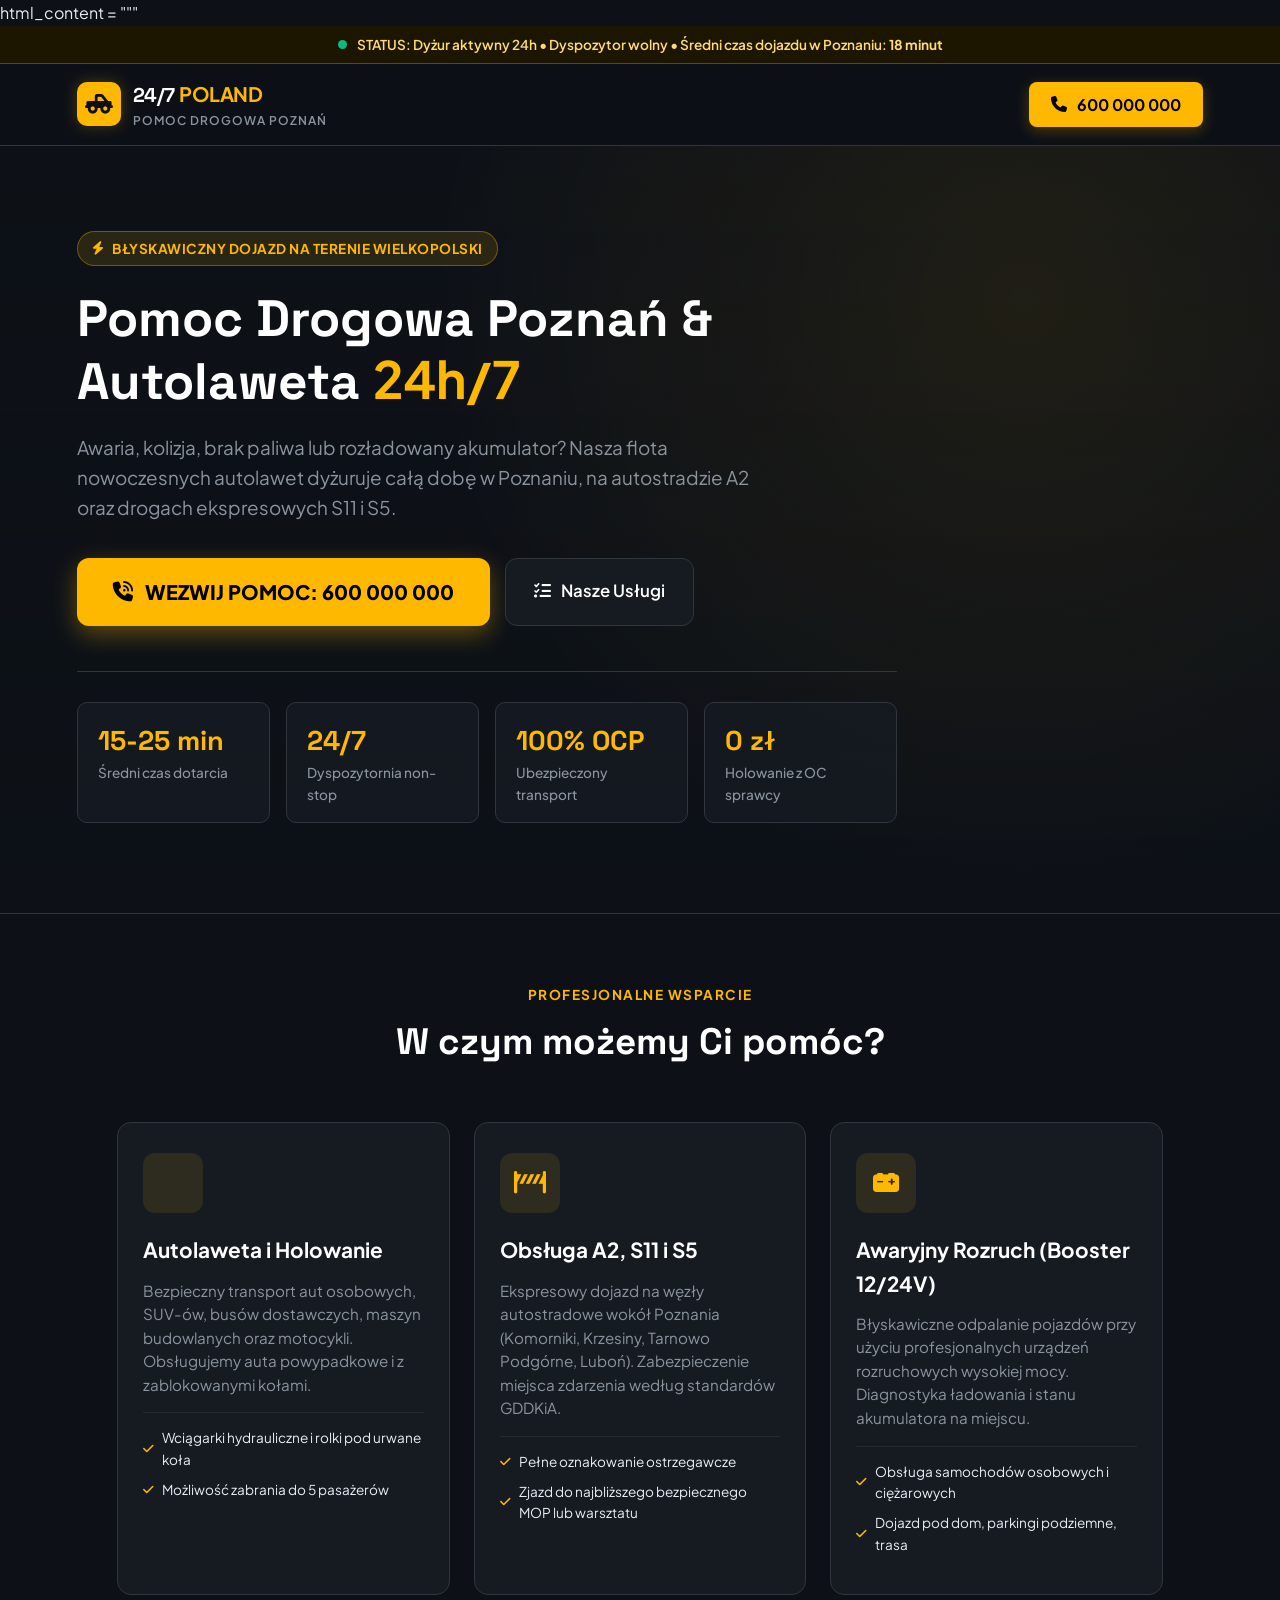
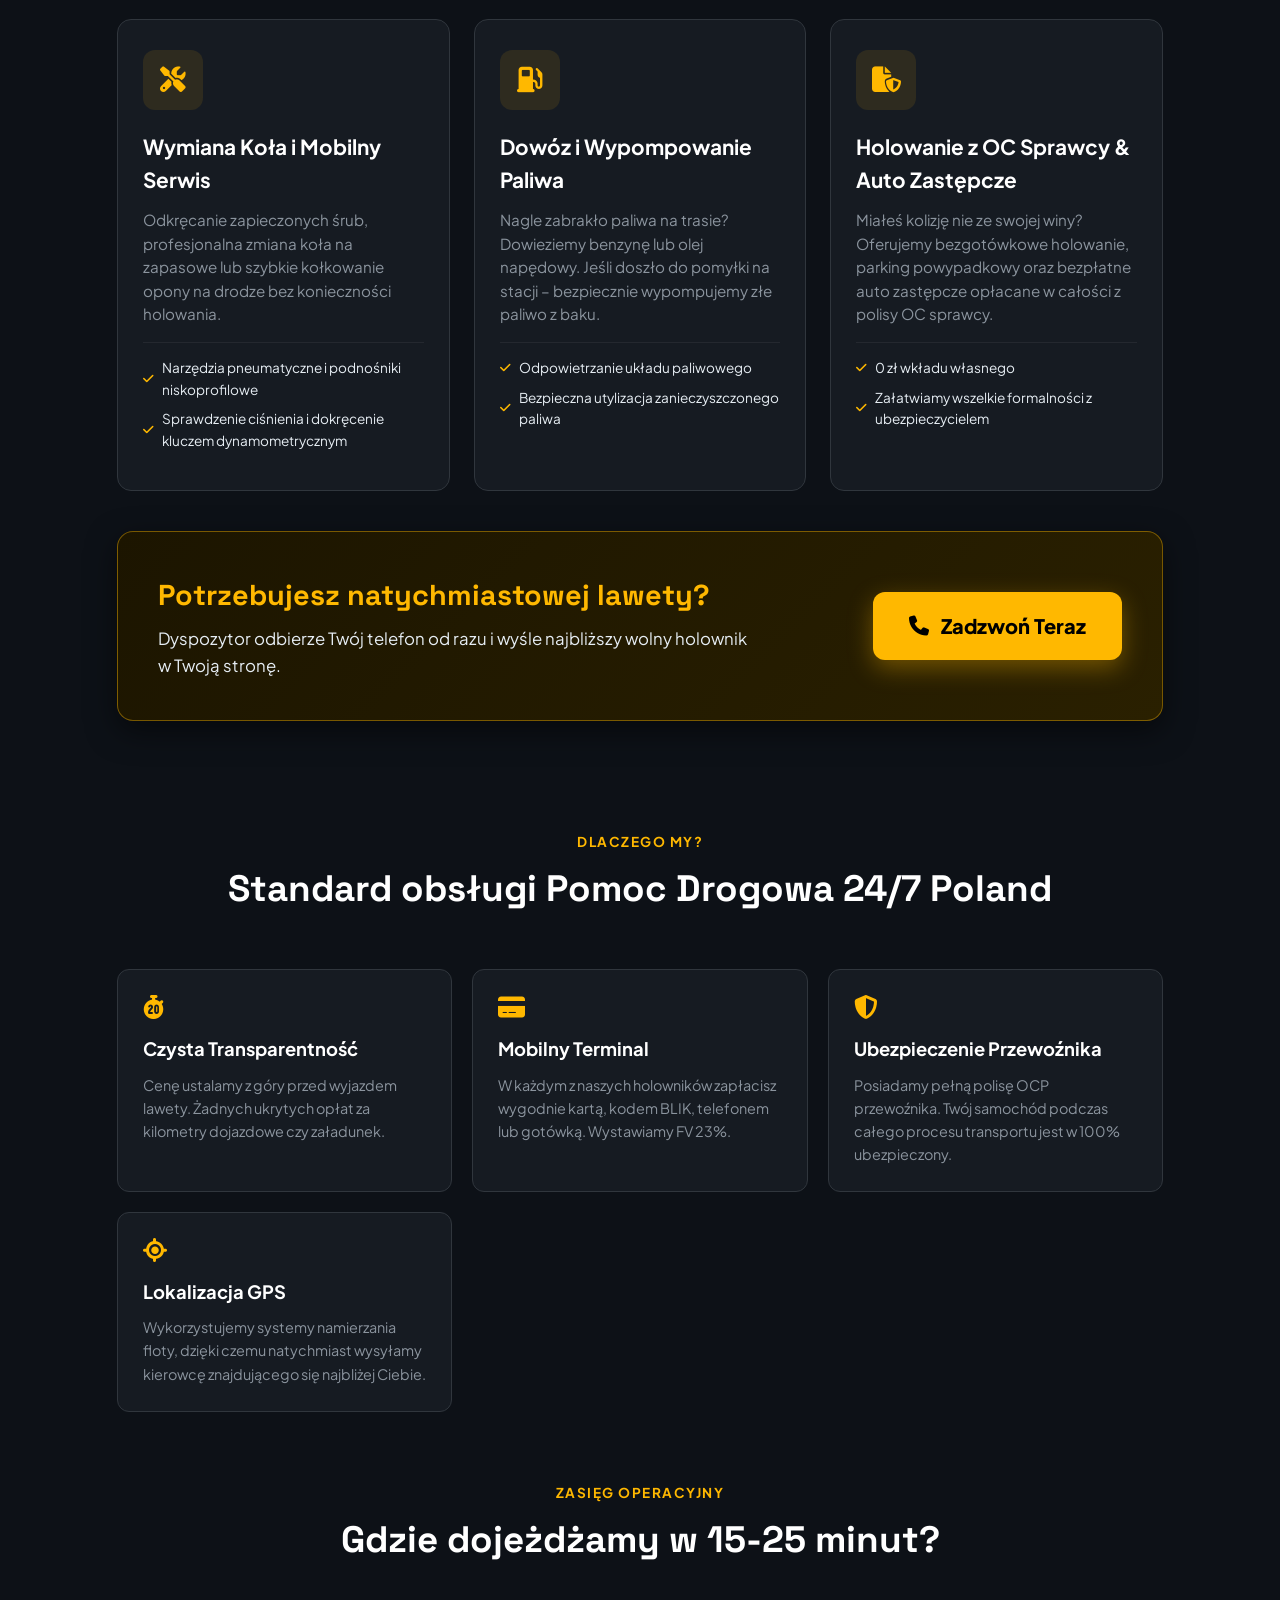
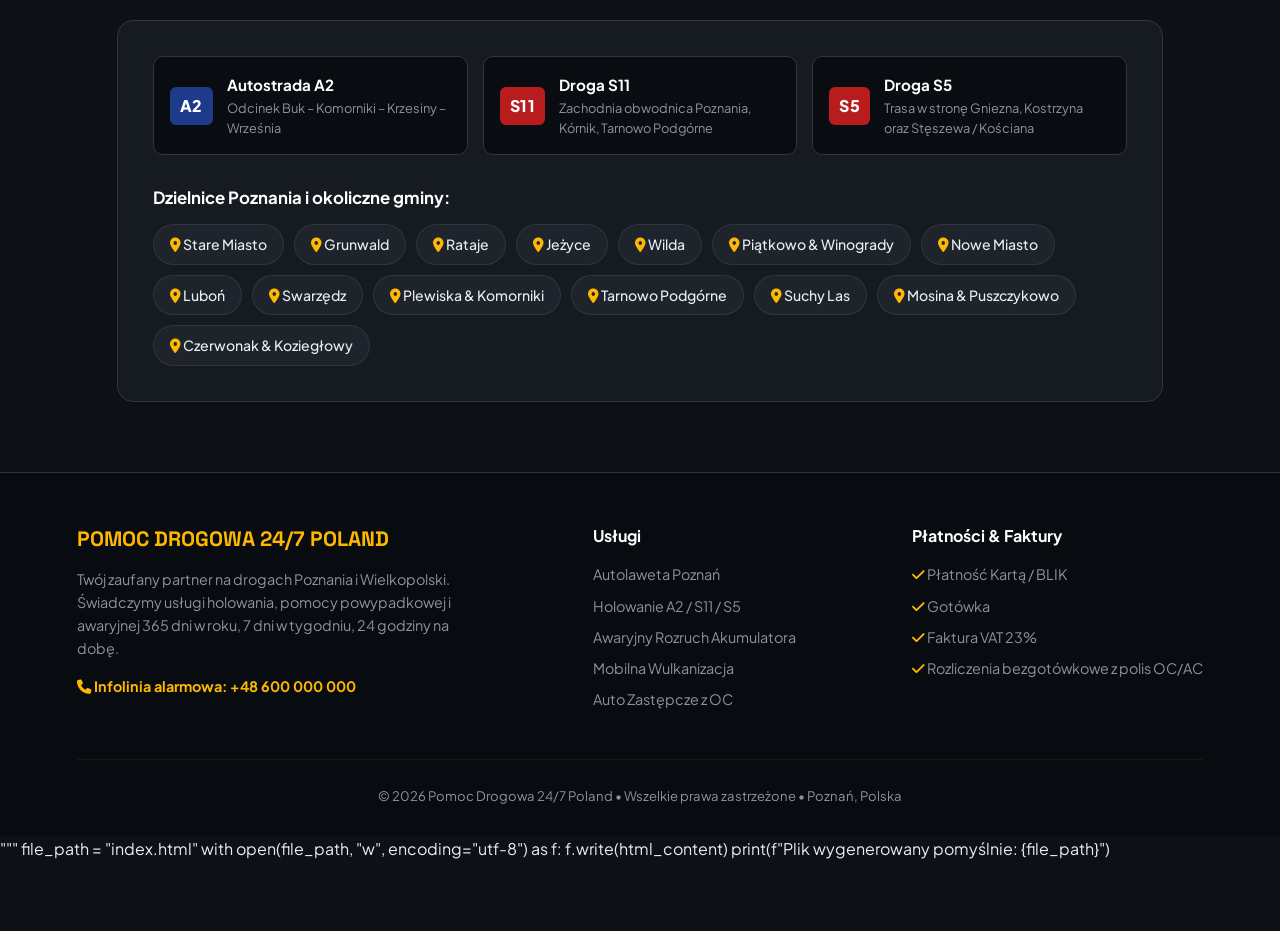
<file: pomoc-drogowa.html>
html_content = """<!DOCTYPE html>
<html lang="pl">
<head>
    <meta charset="UTF-8">
    <meta name="viewport" content="width=device-width, initial-scale=1.0">
    <title>Pomoc Drogowa 24/7 Poland | Autolaweta i Holowanie Poznań A2 S11 S5</title>
    <meta name="description" content="Ekspresowa pomoc drogowa i autolaweta w Poznaniu oraz na trasach A2, S11, S5. Działamy 24h/7. Dojazd w 15-25 min, holowanie, rozruch, wulkanizacja mobilna.">
    
    <!-- Fonts & Icons -->
    <link rel="preconnect" href="https://fonts.googleapis.com">
    <link rel="preconnect" href="https://fonts.gstatic.com" crossorigin>
    <link href="https://fonts.googleapis.com/css2?family=Plus+Jakarta+Sans:wght@400;500;600;700;800&family=Space+Grotesk:wght@600;700&display=swap" rel="stylesheet">
    <link rel="stylesheet" href="https://cdnjs.cloudflare.com/ajax/libs/font-awesome/6.5.1/css/all.min.css">

    <style>
        :root {
            --brand-yellow: #FFB800;
            --brand-yellow-dark: #E0A200;
            --brand-yellow-glow: rgba(255, 184, 0, 0.25);
            --bg-dark: #0D1117;
            --bg-card: #161B22;
            --bg-card-hover: #1F242C;
            --text-main: #FFFFFF;
            --text-muted: #8B949E;
            --text-light: #E6EDF3;
            --accent-red: #EF4444;
            --accent-green: #10B981;
            --border-color: #30363D;
        }

        * {
            margin: 0;
            padding: 0;
            box-sizing: border-box;
            font-family: 'Plus Jakarta Sans', sans-serif;
            scroll-behavior: smooth;
        }

        body {
            background-color: var(--bg-dark);
            color: var(--text-light);
            line-height: 1.6;
            overflow-x: hidden;
            padding-bottom: 70px;
        }

        /* Top Notification Bar */
        .top-status-bar {
            background: #1c1500;
            border-bottom: 1px solid rgba(255, 184, 0, 0.3);
            color: #ffda73;
            padding: 8px 15px;
            font-size: 0.85rem;
            display: flex;
            justify-content: center;
            align-items: center;
            gap: 10px;
            font-weight: 600;
            text-align: center;
        }

        .pulse-dot {
            width: 9px;
            height: 9px;
            background-color: var(--accent-green);
            border-radius: 50%;
            display: inline-block;
            box-shadow: 0 0 0 0 rgba(16, 185, 129, 0.7);
            animation: pulse-green 1.8s infinite;
        }

        @keyframes pulse-green {
            0% { transform: scale(0.95); box-shadow: 0 0 0 0 rgba(16, 185, 129, 0.7); }
            70% { transform: scale(1); box-shadow: 0 0 0 8px rgba(16, 185, 129, 0); }
            100% { transform: scale(0.95); box-shadow: 0 0 0 0 rgba(16, 185, 129, 0); }
        }

        /* Header */
        header {
            background: rgba(13, 17, 23, 0.95);
            backdrop-filter: blur(10px);
            border-bottom: 1px solid var(--border-color);
            position: sticky;
            top: 0;
            z-index: 1000;
            padding: 14px 6%;
            display: flex;
            justify-content: space-between;
            align-items: center;
        }

        .logo-box {
            display: flex;
            align-items: center;
            gap: 12px;
            text-decoration: none;
        }

        .logo-icon {
            background: var(--brand-yellow);
            color: var(--bg-dark);
            width: 44px;
            height: 44px;
            border-radius: 10px;
            display: flex;
            align-items: center;
            justify-content: center;
            font-size: 1.4rem;
            font-weight: 800;
            box-shadow: 0 0 15px var(--brand-yellow-glow);
        }

        .logo-text {
            display: flex;
            flex-direction: column;
        }

        .logo-title {
            font-family: 'Space Grotesk', sans-serif;
            font-size: 1.25rem;
            font-weight: 700;
            color: var(--text-main);
            letter-spacing: -0.5px;
            text-transform: uppercase;
        }

        .logo-title span {
            color: var(--brand-yellow);
        }

        .logo-sub {
            font-size: 0.75rem;
            color: var(--text-muted);
            font-weight: 600;
            text-transform: uppercase;
            letter-spacing: 1px;
        }

        .header-actions {
            display: flex;
            align-items: center;
            gap: 15px;
        }

        .btn-call-header {
            background: var(--brand-yellow);
            color: #000;
            padding: 10px 22px;
            border-radius: 8px;
            font-weight: 700;
            text-decoration: none;
            display: flex;
            align-items: center;
            gap: 10px;
            font-size: 1rem;
            transition: all 0.25s ease;
            box-shadow: 0 4px 14px var(--brand-yellow-glow);
        }

        .btn-call-header:hover {
            background: var(--brand-yellow-dark);
            transform: translateY(-2px);
        }

        /* Hero Section */
        .hero {
            position: relative;
            padding: 85px 6% 90px;
            background: radial-gradient(circle at 80% 20%, rgba(255, 184, 0, 0.08) 0%, transparent 50%),
                        linear-gradient(180deg, rgba(13, 17, 23, 0.7) 0%, var(--bg-dark) 100%),
                        url('https://images.unsplash.com/photo-1619642751034-765dfdf7c58e?q=80&w=1400') center/cover no-repeat;
            border-bottom: 1px solid var(--border-color);
        }

        .hero-badge {
            display: inline-flex;
            align-items: center;
            gap: 8px;
            background: rgba(255, 184, 0, 0.12);
            border: 1px solid rgba(255, 184, 0, 0.35);
            color: var(--brand-yellow);
            padding: 6px 14px;
            border-radius: 30px;
            font-size: 0.85rem;
            font-weight: 700;
            margin-bottom: 24px;
            text-transform: uppercase;
            letter-spacing: 0.5px;
        }

        .hero-content {
            max-width: 820px;
        }

        .hero h1 {
            font-family: 'Space Grotesk', sans-serif;
            font-size: 3.2rem;
            line-height: 1.15;
            font-weight: 700;
            color: var(--text-main);
            margin-bottom: 20px;
        }

        .hero h1 span {
            color: var(--brand-yellow);
            position: relative;
        }

        .hero p {
            font-size: 1.18rem;
            color: var(--text-muted);
            margin-bottom: 35px;
            max-width: 680px;
        }

        .hero-buttons {
            display: flex;
            flex-wrap: wrap;
            gap: 15px;
            margin-bottom: 45px;
        }

        .btn-main-call {
            background: var(--brand-yellow);
            color: #000;
            padding: 18px 36px;
            border-radius: 12px;
            font-size: 1.25rem;
            font-weight: 800;
            text-decoration: none;
            display: inline-flex;
            align-items: center;
            gap: 12px;
            transition: all 0.3s cubic-bezier(0.2, 0.8, 0.2, 1);
            box-shadow: 0 8px 25px rgba(255, 184, 0, 0.35);
        }

        .btn-main-call:hover {
            background: var(--brand-yellow-dark);
            transform: translateY(-3px) scale(1.02);
            box-shadow: 0 12px 30px rgba(255, 184, 0, 0.5);
        }

        .btn-secondary {
            background: var(--bg-card);
            color: var(--text-main);
            border: 1px solid var(--border-color);
            padding: 18px 28px;
            border-radius: 12px;
            font-size: 1.05rem;
            font-weight: 600;
            text-decoration: none;
            display: inline-flex;
            align-items: center;
            gap: 10px;
            transition: all 0.2s;
        }

        .btn-secondary:hover {
            background: var(--bg-card-hover);
            border-color: #58a6ff;
        }

        .hero-metrics {
            display: grid;
            grid-template-columns: repeat(auto-fit, minmax(170px, 1fr));
            gap: 16px;
            padding-top: 30px;
            border-top: 1px solid var(--border-color);
        }

        .metric-card {
            background: rgba(22, 27, 34, 0.8);
            border: 1px solid var(--border-color);
            padding: 16px 20px;
            border-radius: 10px;
        }

        .metric-card .num {
            font-family: 'Space Grotesk', sans-serif;
            font-size: 1.7rem;
            font-weight: 700;
            color: var(--brand-yellow);
        }

        .metric-card .label {
            font-size: 0.85rem;
            color: var(--text-muted);
            font-weight: 500;
        }

        /* Container & Titles */
        .container {
            max-width: 1200px;
            margin: 0 auto;
            padding: 70px 6%;
        }

        .section-header {
            text-align: center;
            margin-bottom: 50px;
        }

        .section-header .sub-badge {
            color: var(--brand-yellow);
            font-weight: 700;
            font-size: 0.85rem;
            text-transform: uppercase;
            letter-spacing: 1.5px;
            margin-bottom: 8px;
            display: block;
        }

        .section-header h2 {
            font-family: 'Space Grotesk', sans-serif;
            font-size: 2.3rem;
            font-weight: 700;
            color: var(--text-main);
        }

        /* Services Grid */
        .services-grid {
            display: grid;
            grid-template-columns: repeat(auto-fit, minmax(320px, 1fr));
            gap: 24px;
        }

        .service-card {
            background: var(--bg-card);
            border: 1px solid var(--border-color);
            border-radius: 14px;
            padding: 30px 25px;
            transition: all 0.3s ease;
            position: relative;
            overflow: hidden;
        }

        .service-card::before {
            content: '';
            position: absolute;
            top: 0;
            left: 0;
            width: 100%;
            height: 3px;
            background: linear-gradient(90deg, var(--brand-yellow), transparent);
            opacity: 0;
            transition: opacity 0.3s;
        }

        .service-card:hover {
            transform: translateY(-6px);
            border-color: rgba(255, 184, 0, 0.4);
            background: var(--bg-card-hover);
        }

        .service-card:hover::before {
            opacity: 1;
        }

        .service-icon-wrap {
            width: 60px;
            height: 60px;
            background: rgba(255, 184, 0, 0.1);
            border-radius: 12px;
            display: flex;
            align-items: center;
            justify-content: center;
            font-size: 1.6rem;
            color: var(--brand-yellow);
            margin-bottom: 20px;
        }

        .service-card h3 {
            font-size: 1.3rem;
            font-weight: 700;
            margin-bottom: 12px;
            color: var(--text-main);
        }

        .service-card p {
            font-size: 0.95rem;
            color: var(--text-muted);
            margin-bottom: 16px;
            line-height: 1.55;
        }

        .service-features {
            list-style: none;
            border-top: 1px solid rgba(255,255,255,0.06);
            padding-top: 14px;
        }

        .service-features li {
            font-size: 0.85rem;
            color: var(--text-light);
            margin-bottom: 8px;
            display: flex;
            align-items: center;
            gap: 8px;
        }

        .service-features li i {
            color: var(--brand-yellow);
            font-size: 0.75rem;
        }

        /* Fast Callout Banner */
        .callout-banner {
            background: linear-gradient(135deg, #1c1500 0%, #2a2000 100%);
            border: 1px solid rgba(255, 184, 0, 0.4);
            border-radius: 16px;
            padding: 40px;
            display: flex;
            flex-wrap: wrap;
            align-items: center;
            justify-content: space-between;
            gap: 25px;
            margin: 40px 0;
            box-shadow: 0 10px 30px rgba(0,0,0,0.5);
        }

        .callout-text h3 {
            font-family: 'Space Grotesk', sans-serif;
            font-size: 1.8rem;
            color: var(--brand-yellow);
            margin-bottom: 8px;
        }

        .callout-text p {
            color: var(--text-light);
            font-size: 1.05rem;
            max-width: 600px;
        }

        /* Coverage Areas */
        .coverage-container {
            background: var(--bg-card);
            border: 1px solid var(--border-color);
            border-radius: 16px;
            padding: 35px;
        }

        .highway-cards {
            display: grid;
            grid-template-columns: repeat(auto-fit, minmax(200px, 1fr));
            gap: 15px;
            margin-bottom: 30px;
        }

        .hw-card {
            background: #090d12;
            border: 1px solid var(--border-color);
            border-radius: 10px;
            padding: 16px;
            display: flex;
            align-items: center;
            gap: 14px;
        }

        .hw-badge {
            background: #1e3a8a;
            color: #fff;
            font-weight: 800;
            padding: 6px 10px;
            border-radius: 6px;
            font-size: 1rem;
            letter-spacing: 0.5px;
        }

        .hw-badge.s-road {
            background: #b91c1c;
        }

        .hw-info .title {
            font-weight: 700;
            font-size: 0.95rem;
            color: var(--text-main);
        }

        .hw-info .desc {
            font-size: 0.8rem;
            color: var(--text-muted);
        }

        .district-tags {
            display: flex;
            flex-wrap: wrap;
            gap: 10px;
        }

        .d-tag {
            background: #1f242c;
            color: var(--text-light);
            border: 1px solid rgba(255,255,255,0.08);
            padding: 8px 16px;
            border-radius: 30px;
            font-size: 0.88rem;
            font-weight: 500;
        }

        /* FAQ / Why Us */
        .why-us-grid {
            display: grid;
            grid-template-columns: repeat(auto-fit, minmax(260px, 1fr));
            gap: 20px;
        }

        .why-box {
            background: var(--bg-card);
            border: 1px solid var(--border-color);
            padding: 25px;
            border-radius: 12px;
        }

        .why-box i {
            color: var(--brand-yellow);
            font-size: 1.5rem;
            margin-bottom: 15px;
        }

        .why-box h4 {
            font-size: 1.15rem;
            margin-bottom: 10px;
            color: var(--text-main);
        }

        .why-box p {
            font-size: 0.9rem;
            color: var(--text-muted);
        }

        /* Footer */
        footer {
            background: #080B0F;
            border-top: 1px solid var(--border-color);
            padding: 50px 6% 30px;
            color: var(--text-muted);
            font-size: 0.9rem;
        }

        .footer-content {
            display: flex;
            flex-wrap: wrap;
            justify-content: space-between;
            gap: 30px;
            margin-bottom: 40px;
        }

        .footer-brand {
            max-width: 400px;
        }

        .footer-brand h4 {
            font-family: 'Space Grotesk', sans-serif;
            color: var(--brand-yellow);
            font-size: 1.3rem;
            margin-bottom: 12px;
        }

        .footer-links h5 {
            color: var(--text-main);
            font-size: 1rem;
            margin-bottom: 15px;
        }

        .footer-links ul {
            list-style: none;
        }

        .footer-links li {
            margin-bottom: 8px;
        }

        .footer-links a {
            color: var(--text-muted);
            text-decoration: none;
            transition: color 0.2s;
        }

        .footer-links a:hover {
            color: var(--brand-yellow);
        }

        .footer-bottom {
            border-top: 1px solid rgba(255, 255, 255, 0.05);
            padding-top: 25px;
            text-align: center;
            font-size: 0.82rem;
        }

        /* Mobile Fixed Bar */
        .mobile-bottom-bar {
            position: fixed;
            bottom: 0;
            left: 0;
            width: 100%;
            background: var(--brand-yellow);
            padding: 12px 20px;
            z-index: 9999;
            box-shadow: 0 -4px 20px rgba(0,0,0,0.5);
            display: none;
        }

        .mobile-bottom-bar a {
            color: #000;
            font-size: 1.15rem;
            font-weight: 800;
            text-decoration: none;
            display: flex;
            justify-content: center;
            align-items: center;
            gap: 12px;
        }

        /* Responsive */
        @media (max-width: 900px) {
            .hero h1 { font-size: 2.4rem; }
            .mobile-bottom-bar { display: block; }
            header { padding: 12px 5%; }
            .btn-call-header span { display: none; }
        }

        @media (max-width: 600px) {
            .hero { padding: 50px 5% 60px; }
            .hero h1 { font-size: 1.95rem; }
            .hero-buttons { flex-direction: column; }
            .btn-main-call, .btn-secondary { width: 100%; justify-content: center; }
            .callout-banner { padding: 25px 20px; text-align: center; }
            .callout-banner .btn-main-call { width: 100%; }
        }
    </style>
</head>
<body>

    <!-- Real-time dynamic notification -->
    <div class="top-status-bar">
        <span class="pulse-dot"></span>
        <span>STATUS: Dyżur aktywny 24h &bull; Dyspozytor wolny &bull; Średni czas dojazdu w Poznaniu: <strong>18 minut</strong></span>
    </div>

    <!-- Header -->
    <header>
        <a href="#" class="logo-box">
            <div class="logo-icon"><i class="fa-solid fa-truck-pickup"></i></div>
            <div class="logo-text">
                <div class="logo-title">24/7 <span>Poland</span></div>
                <div class="logo-sub">Pomoc Drogowa Poznań</div>
            </div>
        </a>

        <div class="header-actions">
            <a href="tel:+48600000000" class="btn-call-header">
                <i class="fa-solid fa-phone"></i>
                <span>600 000 000</span>
            </a>
        </div>
    </header>

    <!-- Hero -->
    <section class="hero">
        <div class="hero-badge">
            <i class="fa-solid fa-bolt"></i> Błyskawiczny dojazd na terenie Wielkopolski
        </div>

        <div class="hero-content">
            <h1>Pomoc Drogowa Poznań &amp; Autolaweta <span>24h/7</span></h1>
            <p>Awaria, kolizja, brak paliwa lub rozładowany akumulator? Nasza flota nowoczesnych autolawet dyżuruje całą dobę w Poznaniu, na autostradzie A2 oraz drogach ekspresowych S11 i S5.</p>

            <div class="hero-buttons">
                <a href="tel:+48600000000" class="btn-main-call">
                    <i class="fa-solid fa-phone-volume"></i> WEZWIJ POMOC: 600 000 000
                </a>
                <a href="#uslugi" class="btn-secondary">
                    <i class="fa-solid fa-list-check"></i> Nasze Usługi
                </a>
            </div>

            <div class="hero-metrics">
                <div class="metric-card">
                    <div class="num">15-25 min</div>
                    <div class="label">Średni czas dotarcia</div>
                </div>
                <div class="metric-card">
                    <div class="num">24/7</div>
                    <div class="label">Dyspozytornia non-stop</div>
                </div>
                <div class="metric-card">
                    <div class="num">100% OCP</div>
                    <div class="label">Ubezpieczony transport</div>
                </div>
                <div class="metric-card">
                    <div class="num">0 zł</div>
                    <div class="label">Holowanie z OC sprawcy</div>
                </div>
            </div>
        </div>
    </section>

    <!-- Services -->
    <section class="container" id="uslugi">
        <div class="section-header">
            <span class="sub-badge">Profesjonalne wsparcie</span>
            <h2>W czym możemy Ci pomóc?</h2>
        </div>

        <div class="services-grid">
            <!-- Card 1 -->
            <div class="service-card">
                <div class="service-icon-wrap">
                    <i class="fa-solid fa-truck-flatbed"></i>
                </div>
                <h3>Autolaweta i Holowanie</h3>
                <p>Bezpieczny transport aut osobowych, SUV-ów, busów dostawczych, maszyn budowlanych oraz motocykli. Obsługujemy auta powypadkowe i z zablokowanymi kołami.</p>
                <ul class="service-features">
                    <li><i class="fa-solid fa-check"></i> Wciągarki hydrauliczne i rolki pod urwane koła</li>
                    <li><i class="fa-solid fa-check"></i> Możliwość zabrania do 5 pasażerów</li>
                </ul>
            </div>

            <!-- Card 2 -->
            <div class="service-card">
                <div class="service-icon-wrap">
                    <i class="fa-solid fa-road-barrier"></i>
                </div>
                <h3>Obsługa A2, S11 i S5</h3>
                <p>Ekspresowy dojazd na węzły autostradowe wokół Poznania (Komorniki, Krzesiny, Tarnowo Podgórne, Luboń). Zabezpieczenie miejsca zdarzenia według standardów GDDKiA.</p>
                <ul class="service-features">
                    <li><i class="fa-solid fa-check"></i> Pełne oznakowanie ostrzegawcze</li>
                    <li><i class="fa-solid fa-check"></i> Zjazd do najbliższego bezpiecznego MOP lub warsztatu</li>
                </ul>
            </div>

            <!-- Card 3 -->
            <div class="service-card">
                <div class="service-icon-wrap">
                    <i class="fa-solid fa-car-battery"></i>
                </div>
                <h3>Awaryjny Rozruch (Booster 12/24V)</h3>
                <p>Błyskawiczne odpalanie pojazdów przy użyciu profesjonalnych urządzeń rozruchowych wysokiej mocy. Diagnostyka ładowania i stanu akumulatora na miejscu.</p>
                <ul class="service-features">
                    <li><i class="fa-solid fa-check"></i> Obsługa samochodów osobowych i ciężarowych</li>
                    <li><i class="fa-solid fa-check"></i> Dojazd pod dom, parkingi podziemne, trasa</li>
                </ul>
            </div>

            <!-- Card 4 -->
            <div class="service-card">
                <div class="service-icon-wrap">
                    <i class="fa-solid fa-screwdriver-wrench"></i>
                </div>
                <h3>Wymiana Koła i Mobilny Serwis</h3>
                <p>Odkręcanie zapieczonych śrub, profesjonalna zmiana koła na zapasowe lub szybkie kołkowanie opony na drodze bez konieczności holowania.</p>
                <ul class="service-features">
                    <li><i class="fa-solid fa-check"></i> Narzędzia pneumatyczne i podnośniki niskoprofilowe</li>
                    <li><i class="fa-solid fa-check"></i> Sprawdzenie ciśnienia i dokręcenie kluczem dynamometrycznym</li>
                </ul>
            </div>

            <!-- Card 5 -->
            <div class="service-card">
                <div class="service-icon-wrap">
                    <i class="fa-solid fa-gas-pump"></i>
                </div>
                <h3>Dowóz i Wypompowanie Paliwa</h3>
                <p>Nagle zabrakło paliwa na trasie? Dowieziemy benzynę lub olej napędowy. Jeśli doszło do pomyłki na stacji – bezpiecznie wypompujemy złe paliwo z baku.</p>
                <ul class="service-features">
                    <li><i class="fa-solid fa-check"></i> Odpowietrzanie układu paliwowego</li>
                    <li><i class="fa-solid fa-check"></i> Bezpieczna utylizacja zanieczyszczonego paliwa</li>
                </ul>
            </div>

            <!-- Card 6 -->
            <div class="service-card">
                <div class="service-icon-wrap">
                    <i class="fa-solid fa-file-shield"></i>
                </div>
                <h3>Holowanie z OC Sprawcy &amp; Auto Zastępcze</h3>
                <p>Miałeś kolizję nie ze swojej winy? Oferujemy bezgotówkowe holowanie, parking powypadkowy oraz bezpłatne auto zastępcze opłacane w całości z polisy OC sprawcy.</p>
                <ul class="service-features">
                    <li><i class="fa-solid fa-check"></i> 0 zł wkładu własnego</li>
                    <li><i class="fa-solid fa-check"></i> Załatwiamy wszelkie formalności z ubezpieczycielem</li>
                </ul>
            </div>
        </div>

        <!-- Quick Callout -->
        <div class="callout-banner">
            <div class="callout-text">
                <h3>Potrzebujesz natychmiastowej lawety?</h3>
                <p>Dyspozytor odbierze Twój telefon od razu i wyśle najbliższy wolny holownik w Twoją stronę.</p>
            </div>
            <a href="tel:+48600000000" class="btn-main-call">
                <i class="fa-solid fa-phone"></i> Zadzwoń Teraz
            </a>
        </div>
    </section>

    <!-- Why Us -->
    <section class="container" style="padding-top: 0;">
        <div class="section-header">
            <span class="sub-badge">Dlaczego my?</span>
            <h2>Standard obsługi Pomoc Drogowa 24/7 Poland</h2>
        </div>

        <div class="why-us-grid">
            <div class="why-box">
                <i class="fa-solid fa-stopwatch-20"></i>
                <h4>Czysta Transparentność</h4>
                <p>Cenę ustalamy z góry przed wyjazdem lawety. Żadnych ukrytych opłat za kilometry dojazdowe czy załadunek.</p>
            </div>
            <div class="why-box">
                <i class="fa-solid fa-credit-card"></i>
                <h4>Mobilny Terminal</h4>
                <p>W każdym z naszych holowników zapłacisz wygodnie kartą, kodem BLIK, telefonem lub gotówką. Wystawiamy FV 23%.</p>
            </div>
            <div class="why-box">
                <i class="fa-solid fa-shield-halved"></i>
                <h4>Ubezpieczenie Przewoźnika</h4>
                <p>Posiadamy pełną polisę OCP przewoźnika. Twój samochód podczas całego procesu transportu jest w 100% ubezpieczony.</p>
            </div>
            <div class="why-box">
                <i class="fa-solid fa-location-crosshairs"></i>
                <h4>Lokalizacja GPS</h4>
                <p>Wykorzystujemy systemy namierzania floty, dzięki czemu natychmiast wysyłamy kierowcę znajdującego się najbliżej Ciebie.</p>
            </div>
        </div>
    </section>

    <!-- Coverage Areas -->
    <section class="container" style="padding-top: 0;">
        <div class="section-header">
            <span class="sub-badge">Zasięg operacyjny</span>
            <h2>Gdzie dojeżdżamy w 15-25 minut?</h2>
        </div>

        <div class="coverage-container">
            <div class="highway-cards">
                <div class="hw-card">
                    <div class="hw-badge">A2</div>
                    <div class="hw-info">
                        <div class="title">Autostrada A2</div>
                        <div class="desc">Odcinek Buk &ndash; Komorniki &ndash; Krzesiny &ndash; Września</div>
                    </div>
                </div>
                <div class="hw-card">
                    <div class="hw-badge s-road">S11</div>
                    <div class="hw-info">
                        <div class="title">Droga S11</div>
                        <div class="desc">Zachodnia obwodnica Poznania, Kórnik, Tarnowo Podgórne</div>
                    </div>
                </div>
                <div class="hw-card">
                    <div class="hw-badge s-road">S5</div>
                    <div class="hw-info">
                        <div class="title">Droga S5</div>
                        <div class="desc">Trasa w stronę Gniezna, Kostrzyna oraz Stęszewa / Kościana</div>
                    </div>
                </div>
            </div>

            <h4 style="color: var(--text-main); margin-bottom: 12px; font-size: 1.05rem;">Dzielnice Poznania i okoliczne gminy:</h4>
            <div class="district-tags">
                <span class="d-tag"><i class="fa-solid fa-location-dot" style="color:var(--brand-yellow);"></i> Stare Miasto</span>
                <span class="d-tag"><i class="fa-solid fa-location-dot" style="color:var(--brand-yellow);"></i> Grunwald</span>
                <span class="d-tag"><i class="fa-solid fa-location-dot" style="color:var(--brand-yellow);"></i> Rataje</span>
                <span class="d-tag"><i class="fa-solid fa-location-dot" style="color:var(--brand-yellow);"></i> Jeżyce</span>
                <span class="d-tag"><i class="fa-solid fa-location-dot" style="color:var(--brand-yellow);"></i> Wilda</span>
                <span class="d-tag"><i class="fa-solid fa-location-dot" style="color:var(--brand-yellow);"></i> Piątkowo &amp; Winogrady</span>
                <span class="d-tag"><i class="fa-solid fa-location-dot" style="color:var(--brand-yellow);"></i> Nowe Miasto</span>
                <span class="d-tag"><i class="fa-solid fa-location-dot" style="color:var(--brand-yellow);"></i> Luboń</span>
                <span class="d-tag"><i class="fa-solid fa-location-dot" style="color:var(--brand-yellow);"></i> Swarzędz</span>
                <span class="d-tag"><i class="fa-solid fa-location-dot" style="color:var(--brand-yellow);"></i> Plewiska &amp; Komorniki</span>
                <span class="d-tag"><i class="fa-solid fa-location-dot" style="color:var(--brand-yellow);"></i> Tarnowo Podgórne</span>
                <span class="d-tag"><i class="fa-solid fa-location-dot" style="color:var(--brand-yellow);"></i> Suchy Las</span>
                <span class="d-tag"><i class="fa-solid fa-location-dot" style="color:var(--brand-yellow);"></i> Mosina &amp; Puszczykowo</span>
                <span class="d-tag"><i class="fa-solid fa-location-dot" style="color:var(--brand-yellow);"></i> Czerwonak &amp; Koziegłowy</span>
            </div>
        </div>
    </section>

    <!-- Footer -->
    <footer>
        <div class="footer-content">
            <div class="footer-brand">
                <h4>POMOC DROGOWA 24/7 POLAND</h4>
                <p>Twój zaufany partner na drogach Poznania i Wielkopolski. Świadczymy usługi holowania, pomocy powypadkowej i awaryjnej 365 dni w roku, 7 dni w tygodniu, 24 godziny na dobę.</p>
                <p style="margin-top: 15px; color: var(--brand-yellow); font-weight: 700;">
                    <i class="fa-solid fa-phone"></i> Infolinia alarmowa: +48 600 000 000
                </p>
            </div>
            
            <div class="footer-links">
                <h5>Usługi</h5>
                <ul>
                    <li><a href="#uslugi">Autolaweta Poznań</a></li>
                    <li><a href="#uslugi">Holowanie A2 / S11 / S5</a></li>
                    <li><a href="#uslugi">Awaryjny Rozruch Akumulatora</a></li>
                    <li><a href="#uslugi">Mobilna Wulkanizacja</a></li>
                    <li><a href="#uslugi">Auto Zastępcze z OC</a></li>
                </ul>
            </div>

            <div class="footer-links">
                <h5>Płatności &amp; Faktury</h5>
                <ul>
                    <li><i class="fa-solid fa-check" style="color:var(--brand-yellow);"></i> Płatność Kartą / BLIK</li>
                    <li><i class="fa-solid fa-check" style="color:var(--brand-yellow);"></i> Gotówka</li>
                    <li><i class="fa-solid fa-check" style="color:var(--brand-yellow);"></i> Faktura VAT 23%</li>
                    <li><i class="fa-solid fa-check" style="color:var(--brand-yellow);"></i> Rozliczenia bezgotówkowe z polis OC/AC</li>
                </ul>
            </div>
        </div>

        <div class="footer-bottom">
            <p>&copy; 2026 Pomoc Drogowa 24/7 Poland &bull; Wszelkie prawa zastrzeżone &bull; Poznań, Polska</p>
        </div>
    </footer>

    <!-- Fixed Mobile Bar for quick conversion -->
    <div class="mobile-bottom-bar">
        <a href="tel:+48600000000">
            <i class="fa-solid fa-phone-flip fa-shake"></i> SZYBKA LAWETA: 600 000 000
        </a>
    </div>

</body>
</html>
"""

file_path = "index.html"
with open(file_path, "w", encoding="utf-8") as f:
    f.write(html_content)

print(f"Plik wygenerowany pomyślnie: {file_path}")
</file>
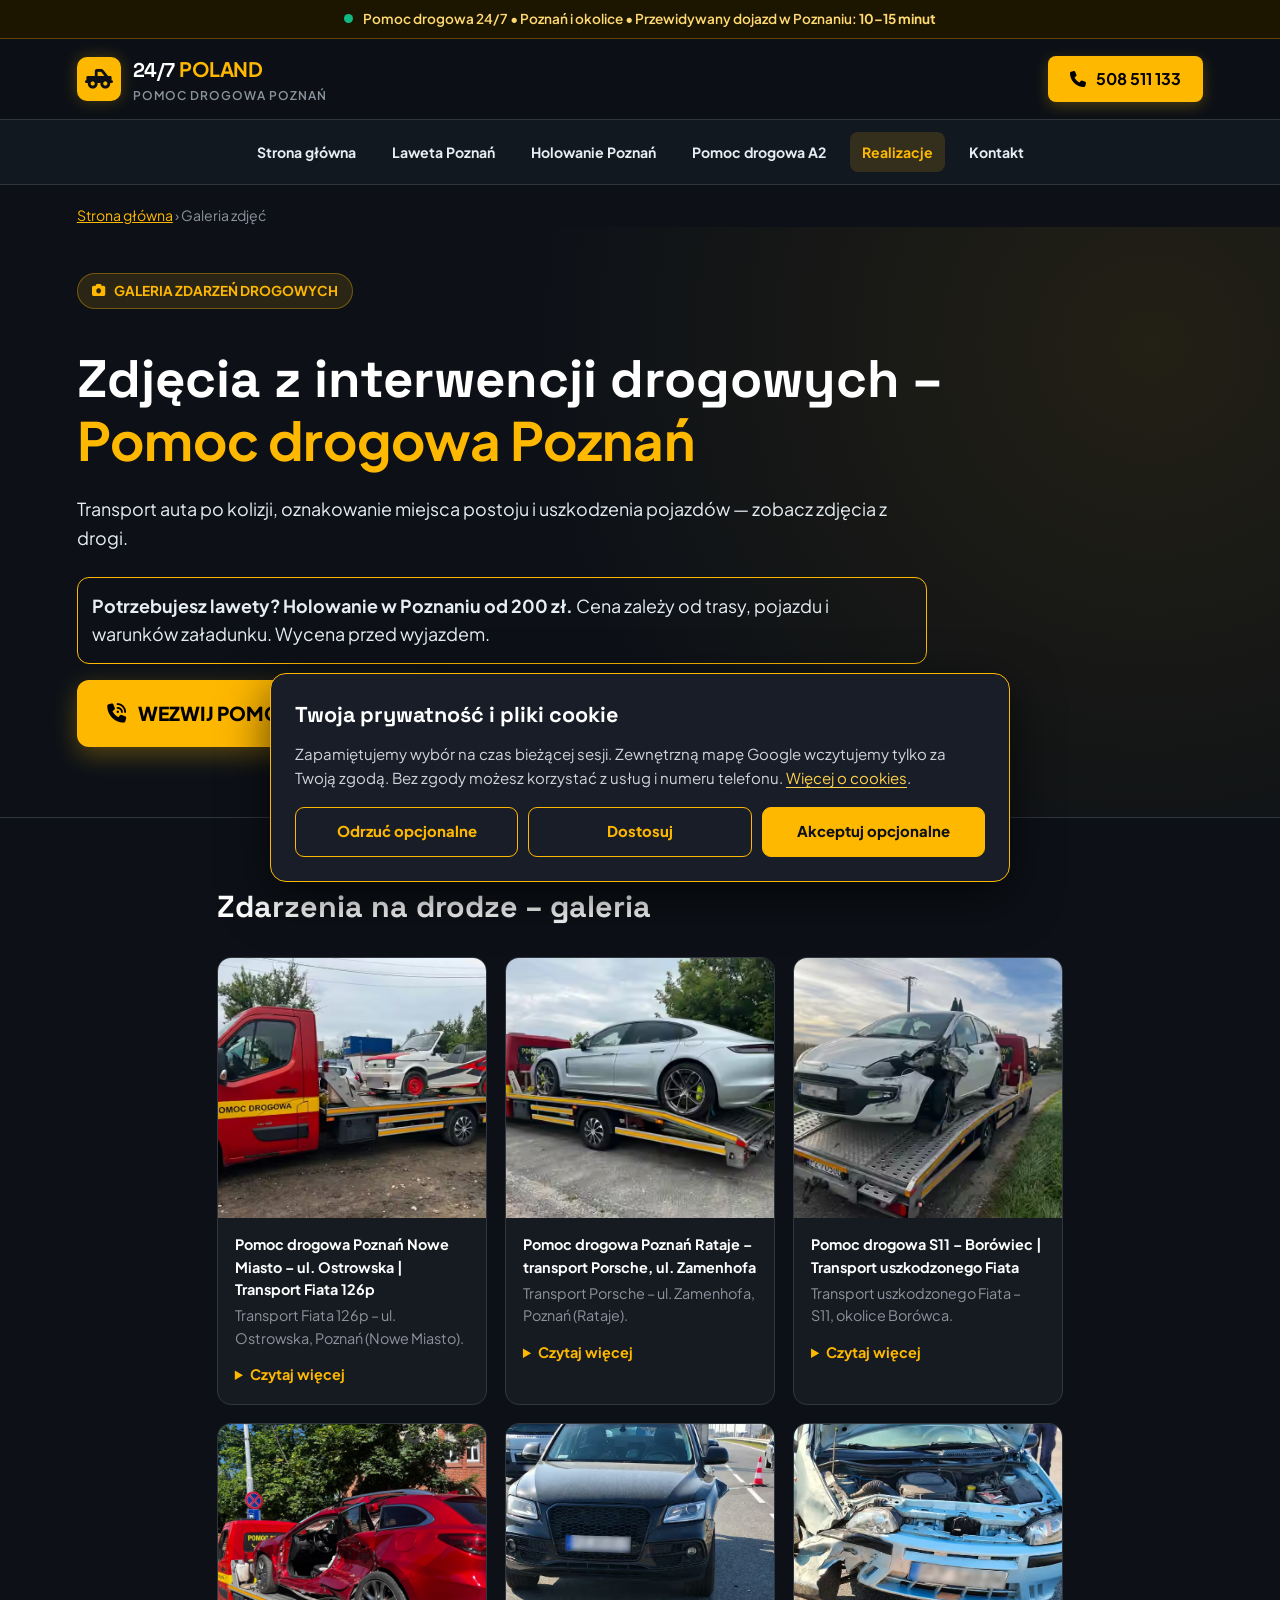
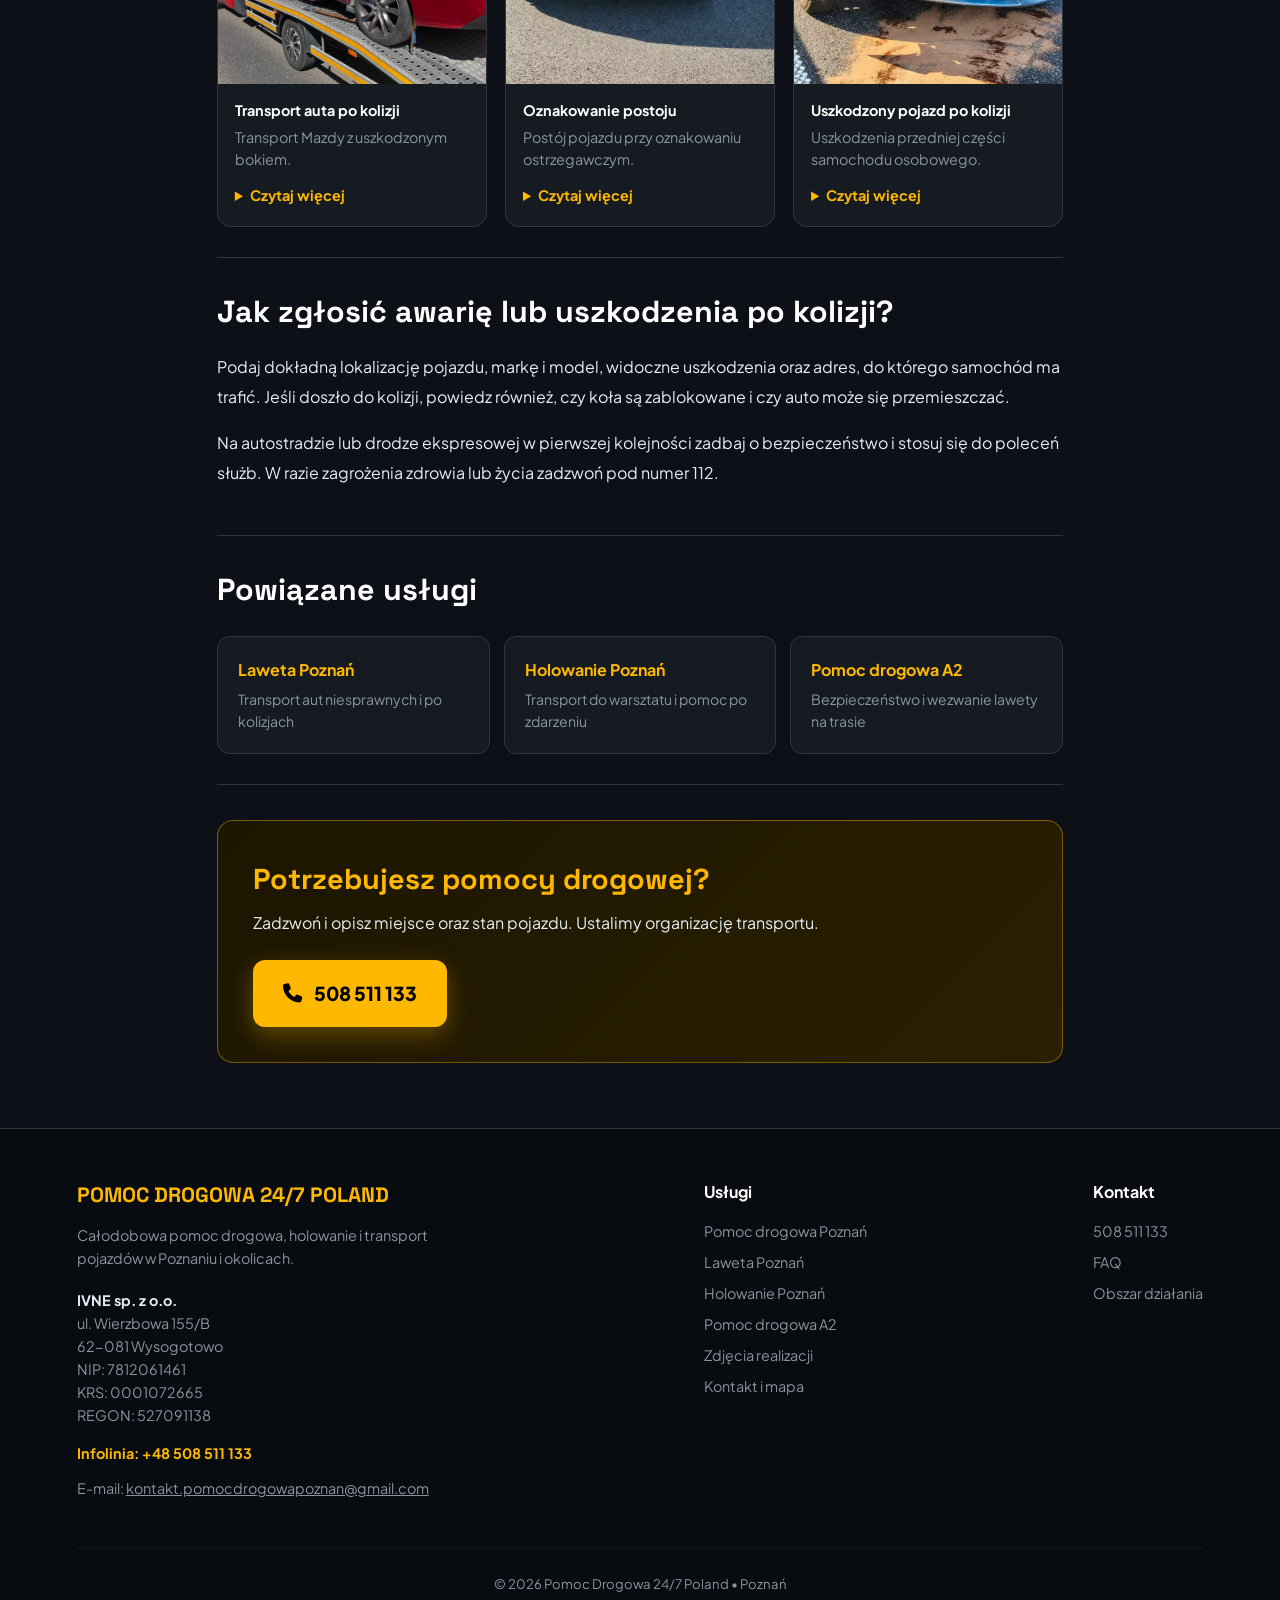
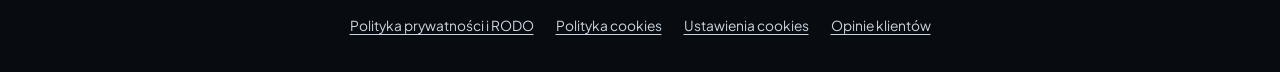
<file: realizacje-pomoc-drogowa-poznan.html>
<!DOCTYPE html>
<html lang="pl">
<head>
<meta charset="UTF-8">
<meta name="viewport" content="width=device-width, initial-scale=1.0">
<title>Realizacje lawetą Poznań – Zdjęcia pomocy drogowej 24H</title>
<meta name="description" content="Zobacz zdjęcia realizacji lawety i pomocy drogowej w Poznaniu, na Ratajach, ul. Ostrowskiej i trasie S11. Holowanie od 200 zł, wycena przed wyjazdem.">
<meta name="robots" content="index, follow">
<link rel="canonical" href="https://pomocdrogowapoznan24h.pl/realizacje-pomoc-drogowa-poznan.html">
    <link rel="icon" type="image/svg+xml" href="/favicon.svg">
    <meta name="theme-color" content="#0D1117">
    <meta property="og:type" content="website">
    <meta property="og:locale" content="pl_PL">
    <meta property="og:site_name" content="Pomoc Drogowa 24/7 Poland">
    <meta property="og:title" content="Zdjęcia realizacji – Pomoc Drogowa Poznań | 24/7 Poland">
    <meta property="og:description" content="Galeria transportu aut na lawecie: Poznań Rataje, ul. Zamenhofa, ul. Ostrowska i S11 Borówiec.">
    <meta property="og:url" content="https://pomocdrogowapoznan24h.pl/realizacje-pomoc-drogowa-poznan.html">
<meta property="og:image" content="https://pomocdrogowapoznan24h.pl/images/transport-mazdy-po-kolizji.jpeg">
    <meta name="twitter:card" content="summary">

<link rel="preconnect" href="https://fonts.googleapis.com">
<link rel="preconnect" href="https://fonts.gstatic.com" crossorigin>
<link href="https://fonts.googleapis.com/css2?family=Plus+Jakarta+Sans:wght@400;500;600;700;800&family=Space+Grotesk:wght@600;700&display=swap" rel="stylesheet">
<link rel="stylesheet" href="https://cdnjs.cloudflare.com/ajax/libs/font-awesome/6.5.1/css/all.min.css">
<style>
        :root {
            --brand-yellow: #FFB800;
            --brand-yellow-dark: #E0A200;
            --brand-yellow-glow: rgba(255,184,0,.25);
            --bg-dark: #0D1117;
            --bg-card: #161B22;
            --bg-card-hover: #1F242C;
            --text-main: #FFFFFF;
            --text-muted: #8B949E;
            --text-light: #E6EDF3;
            --accent-green: #10B981;
            --border-color: #30363D;
        }

        * {
            margin: 0;
            padding: 0;
            box-sizing: border-box;
            font-family: 'Plus Jakarta Sans', sans-serif;
        }

        html { scroll-behavior: smooth; }
        body {
            background: var(--bg-dark);
            color: var(--text-light);
            line-height: 1.6;
        }

        [id] { scroll-margin-top: 110px; }
        a:focus-visible, summary:focus-visible {
            outline: 3px solid #58a6ff;
            outline-offset: 4px;
        }

        .top-status-bar {
            background: #1c1500;
            border-bottom: 1px solid rgba(255,184,0,.3);
            color: #ffda73;
            padding: 8px 15px;
            font-size: .85rem;
            display: flex;
            justify-content: center;
            align-items: center;
            gap: 10px;
            font-weight: 600;
            text-align: center;
        }

        .pulse-dot {
            width: 9px;
            height: 9px;
            flex-shrink: 0;
            background: var(--accent-green);
            border-radius: 50%;
            animation: pulse-green 1.8s infinite;
        }

        @keyframes pulse-green {
            0% { box-shadow: 0 0 0 0 rgba(16,185,129,.7); }
            70% { box-shadow: 0 0 0 8px rgba(16,185,129,0); }
            100% { box-shadow: 0 0 0 0 rgba(16,185,129,0); }
        }

        header {
            position: sticky;
            top: 0;
            z-index: 1000;
            background: rgba(13,17,23,.95);
            backdrop-filter: blur(10px);
            border-bottom: 1px solid var(--border-color);
            padding: 14px 6%;
            display: flex;
            justify-content: space-between;
            align-items: center;
            gap: 15px;
        }

        .logo-box {
            display: flex;
            align-items: center;
            gap: 12px;
            text-decoration: none;
        }

        .logo-icon {
            background: var(--brand-yellow);
            color: var(--bg-dark);
            width: 44px;
            height: 44px;
            flex-shrink: 0;
            border-radius: 10px;
            display: flex;
            align-items: center;
            justify-content: center;
            font-size: 1.4rem;
            box-shadow: 0 0 15px var(--brand-yellow-glow);
        }

        .logo-text {
            display: flex;
            flex-direction: column;
        }

        .logo-title {
            font-family: 'Space Grotesk', sans-serif;
            font-size: 1.25rem;
            font-weight: 700;
            color: var(--text-main);
            letter-spacing: -.5px;
            text-transform: uppercase;
        }

        .logo-title span { color: var(--brand-yellow); }

        .logo-sub {
            font-size: .75rem;
            color: var(--text-muted);
            font-weight: 600;
            text-transform: uppercase;
            letter-spacing: 1px;
        }

        .btn-call-header {
            background: var(--brand-yellow);
            color: #000;
            padding: 10px 22px;
            border-radius: 8px;
            font-weight: 700;
            text-decoration: none;
            display: flex;
            align-items: center;
            justify-content: center;
            gap: 10px;
            min-height: 44px;
            box-shadow: 0 4px 14px var(--brand-yellow-glow);
        }

        .btn-call-header:hover { background: var(--brand-yellow-dark); }

        .hero {
            padding: 75px 6% 70px;
            background:
                radial-gradient(circle at 80% 20%, rgba(255,184,0,.08), transparent 50%),
                linear-gradient(180deg, rgba(13,17,23,.7), var(--bg-dark)),
                url('/images/pomoc-drogowa-poznan-rataje-zamenhofa-transport-porsche.avif') center/cover no-repeat;
            border-bottom: 1px solid var(--border-color);
        }

        .hero-badge {
            display: inline-flex;
            align-items: center;
            gap: 8px;
            background: rgba(255,184,0,.12);
            border: 1px solid rgba(255,184,0,.35);
            color: var(--brand-yellow);
            padding: 6px 14px;
            border-radius: 30px;
            font-size: .85rem;
            font-weight: 700;
            margin-bottom: 24px;
            text-transform: uppercase;
        }

        .hero-content { max-width: 820px; }

        .hero h1 {
            font-family: 'Space Grotesk', sans-serif;
            font-size: 3.2rem;
            line-height: 1.15;
            color: var(--text-main);
            margin-bottom: 20px;
        }

        .hero h1 span { color: var(--brand-yellow); }

        .hero p {
            font-size: 1.18rem;
            color: var(--text-muted);
            margin-bottom: 30px;
            max-width: 680px;
        }

        .hero-buttons {
            display: flex;
            flex-wrap: wrap;
            gap: 15px;
            margin-bottom: 20px;
        }

        .btn-main-call {
            background: var(--brand-yellow);
            color: #000;
            padding: 18px 30px;
            border-radius: 12px;
            font-size: 1.2rem;
            font-weight: 800;
            text-decoration: none;
            display: inline-flex;
            align-items: center;
            justify-content: center;
            gap: 12px;
            text-align: center;
            box-shadow: 0 8px 25px rgba(255,184,0,.3);
        }

        .btn-main-call:hover { background: var(--brand-yellow-dark); }

        .btn-secondary {
            background: var(--bg-card);
            color: var(--text-main);
            border: 1px solid var(--border-color);
            padding: 16px 24px;
            border-radius: 12px;
            font-size: 1rem;
            font-weight: 600;
            text-decoration: none;
            display: inline-flex;
            align-items: center;
            justify-content: center;
            gap: 10px;
            text-align: center;
        }

        .btn-secondary:hover {
            background: var(--bg-card-hover);
            border-color: var(--brand-yellow);
        }

        .price-box {
            margin-bottom: 30px;
            padding: 24px;
            background: #1c200e;
            border: 1px solid #726021;
            border-radius: 14px;
        }

        .price-box h2 {
            font-family: 'Space Grotesk', sans-serif;
            font-size: 1.35rem;
            color: var(--brand-yellow);
            margin-bottom: 8px;
        }

        .price-box p {
            font-size: 1rem;
            margin-bottom: 16px;
            color: var(--text-light);
        }

        .payment-tags {
            display: flex;
            flex-wrap: wrap;
            gap: 8px;
            list-style: none;
        }

        .payment-tags li {
            padding: 6px 12px;
            border: 1px solid #726021;
            border-radius: 8px;
            font-size: .85rem;
        }

        .hero-metrics {
            display: grid;
            grid-template-columns: repeat(auto-fit,minmax(min(100%,170px),1fr));
            gap: 16px;
            padding-top: 30px;
            border-top: 1px solid var(--border-color);
        }

        .metric-card {
            background: rgba(22,27,34,.8);
            border: 1px solid var(--border-color);
            padding: 16px 20px;
            border-radius: 10px;
        }

        .metric-card .num {
            font-family: 'Space Grotesk', sans-serif;
            font-size: 1.7rem;
            font-weight: 700;
            color: var(--brand-yellow);
        }

        .metric-card .label {
            font-size: .85rem;
            color: var(--text-muted);
        }

        .container {
            max-width: 1200px;
            margin: 0 auto;
            padding: 65px 6%;
        }

        .section-header {
            text-align: center;
            margin-bottom: 36px;
        }

        .section-header .sub-badge {
            color: var(--brand-yellow);
            font-weight: 700;
            font-size: .85rem;
            text-transform: uppercase;
            letter-spacing: 1.5px;
            margin-bottom: 8px;
            display: block;
        }

        .section-header h2 {
            font-family: 'Space Grotesk', sans-serif;
            font-size: 2.3rem;
            color: var(--text-main);
        }

        .section-description {
            margin-top: 14px;
            color: var(--text-muted);
        }

        .services-grid {
            display: grid;
            grid-template-columns: repeat(auto-fit,minmax(min(100%,320px),1fr));
            gap: 24px;
        }

        .service-card {
            background: var(--bg-card);
            border: 1px solid var(--border-color);
            border-radius: 14px;
            padding: 30px 25px;
            transition: border-color .2s;
            min-width: 0;
        }

        .service-card:hover { border-color: var(--brand-yellow); }

        .service-icon-wrap {
            width: 60px;
            height: 60px;
            background: rgba(255,184,0,.1);
            border-radius: 12px;
            display: flex;
            align-items: center;
            justify-content: center;
            font-size: 1.6rem;
            color: var(--brand-yellow);
            margin-bottom: 20px;
        }

        .service-card h3 {
            font-size: 1.3rem;
            margin-bottom: 12px;
            color: var(--text-main);
        }

        .service-card p {
            font-size: .95rem;
            color: var(--text-muted);
            margin-bottom: 16px;
        }

        .service-features {
            list-style: none;
            border-top: 1px solid rgba(255,255,255,.06);
            padding-top: 14px;
        }

        .service-features li {
            font-size: .85rem;
            margin-bottom: 8px;
            display: flex;
            align-items: baseline;
            gap: 8px;
        }

        .service-features i {
            color: var(--brand-yellow);
            font-size: .75rem;
        }

        .callout-banner {
            background: linear-gradient(135deg,#1c1500,#2a2000);
            border: 1px solid rgba(255,184,0,.4);
            border-radius: 16px;
            padding: 35px;
            display: flex;
            flex-wrap: wrap;
            align-items: center;
            justify-content: space-between;
            gap: 25px;
            margin-top: 35px;
        }

        .callout-text h3 {
            font-family: 'Space Grotesk', sans-serif;
            font-size: 1.8rem;
            color: var(--brand-yellow);
            margin-bottom: 8px;
        }

        .callout-text p { max-width: 600px; }

        .fleet-grid {
            display: grid;
            grid-template-columns: repeat(4,minmax(0,1fr));
            gap: 18px;
        }

        .fleet-card {
            overflow: hidden;
            border: 1px solid var(--border-color);
            border-radius: 14px;
            background: var(--bg-card);
        }

        .fleet-card svg,
        .fleet-card img {
            display: block;
            width: 100%;
            height: auto;
            aspect-ratio: 4/3;
            object-fit: cover;
            background: #202b3b;
        }

        .fleet-card figcaption {
            padding: 16px;
            font-size: .95rem;
            font-weight: 700;
        }

        .why-us-grid {
            display: grid;
            grid-template-columns: repeat(auto-fit,minmax(min(100%,260px),1fr));
            gap: 20px;
        }

        .why-box {
            background: var(--bg-card);
            border: 1px solid var(--border-color);
            padding: 25px;
            border-radius: 12px;
        }

        .why-box i {
            color: var(--brand-yellow);
            font-size: 1.5rem;
            margin-bottom: 15px;
        }

        .why-box h3 {
            font-size: 1.15rem;
            margin-bottom: 10px;
            color: var(--text-main);
        }

        .why-box p {
            font-size: .9rem;
            color: var(--text-muted);
        }

        .coverage-container {
            background: var(--bg-card);
            border: 1px solid var(--border-color);
            border-radius: 16px;
            padding: 30px;
        }

        .highway-cards {
            display: grid;
            grid-template-columns: repeat(auto-fit,minmax(min(100%,200px),1fr));
            gap: 15px;
            margin-bottom: 30px;
        }

        .hw-card {
            background: #090d12;
            border: 1px solid var(--border-color);
            border-radius: 10px;
            padding: 16px;
            display: flex;
            align-items: center;
            gap: 14px;
            min-width: 0;
        }

        .hw-badge {
            background: #1e3a8a;
            color: #fff;
            font-weight: 800;
            padding: 6px 10px;
            border-radius: 6px;
            flex-shrink: 0;
        }

        .hw-badge.s-road { background: #b91c1c; }

        .hw-info .title {
            font-weight: 700;
            font-size: .95rem;
            color: var(--text-main);
        }

        .hw-info .desc {
            font-size: .8rem;
            color: var(--text-muted);
        }

        .district-title {
            margin-bottom: 12px;
            font-size: 1.05rem;
        }

        .district-tags {
            display: flex;
            flex-wrap: wrap;
            gap: 10px;
        }

        .d-tag {
            background: #1f242c;
            border: 1px solid rgba(255,255,255,.08);
            padding: 8px 16px;
            border-radius: 30px;
            font-size: .88rem;
        }

        .party-small {
            display: flex;
            align-items: center;
            justify-content: space-between;
            gap: 24px;
            padding: 28px;
            background: var(--bg-card);
            border: 1px solid var(--border-color);
            border-radius: 14px;
        }

        .party-small h2 {
            font-family: 'Space Grotesk', sans-serif;
            font-size: 1.5rem;
            margin-bottom: 8px;
        }

        .party-small p {
            max-width: 660px;
            color: var(--text-muted);
        }

        .party-small a { flex-shrink: 0; }

        /* FAQ – najczęstsze pytania */
        .faq-list {
            max-width: 960px;
            margin: 0 auto;
            display: grid;
            gap: 12px;
        }

        .faq-item {
            background: var(--bg-card);
            border: 1px solid var(--border-color);
            border-radius: 12px;
            padding: 0 22px;
        }

        .faq-item[open] { border-color: rgba(255,184,0,.6); }

        .faq-item summary {
            cursor: pointer;
            padding: 19px 0;
            font-size: 1.03rem;
            font-weight: 700;
            color: var(--text-main);
        }

        .faq-item summary::marker { color: var(--brand-yellow); }

        .faq-item p {
            padding: 0 0 20px;
            color: var(--text-muted);
        }

        /* Kontakt i mapa */
        .company-grid {
            display: grid;
            grid-template-columns: 1fr 1fr;
            gap: 24px;
            align-items: stretch;
        }

        .company-card {
            background: var(--bg-card);
            border: 1px solid var(--border-color);
            border-radius: 16px;
            padding: 28px;
            min-width: 0;
        }

        .company-card h3 {
            color: var(--brand-yellow);
            font-size: 1.3rem;
            margin-bottom: 18px;
        }

        .company-card address {
            font-style: normal;
            margin-bottom: 18px;
        }

        .company-details { margin-bottom: 22px; }

        .company-details div {
            display: flex;
            flex-wrap: wrap;
            gap: 6px;
            margin-bottom: 5px;
        }

        .company-details dt { font-weight: 700; }

        .company-card .btn-main-call {
            font-size: 1rem;
            padding: 16px 20px;
        }

        .map-note {
            margin-top: 20px;
            margin-bottom: 16px;
            color: var(--text-muted);
            font-size: .9rem;
        }

        .map-link {
            color: var(--brand-yellow);
            text-underline-offset: 4px;
        }

        .company-map {
            display: block;
            width: 100%;
            height: 100%;
            min-height: 420px;
            border: 1px solid var(--border-color);
            border-radius: 16px;
            background: var(--bg-card);
        }

        footer {
            background: #080B0F;
            border-top: 1px solid var(--border-color);
            padding: 50px 6% 30px;
            color: var(--text-muted);
            font-size: .9rem;
        }

        .footer-content {
            display: flex;
            flex-wrap: wrap;
            justify-content: space-between;
            gap: 30px;
            margin-bottom: 35px;
        }

        .footer-brand { max-width: 400px; }

        .footer-brand h3 {
            font-family: 'Space Grotesk', sans-serif;
            color: var(--brand-yellow);
            font-size: 1.3rem;
            margin-bottom: 12px;
        }

        .footer-company {
            margin-top: 18px;
            font-style: normal;
        }

        .footer-company strong { color: var(--text-light); }

        .footer-phone {
            display: inline-block;
            margin-top: 15px;
            color: var(--brand-yellow);
            font-weight: 700;
            text-decoration: none;
        }

        .footer-links h3 {
            color: var(--text-main);
            font-size: 1rem;
            margin-bottom: 15px;
        }

        .footer-links ul { list-style: none; }
        .footer-links li { margin-bottom: 8px; }

        .footer-links a {
            color: var(--text-muted);
            text-decoration: none;
        }

        .footer-links a:hover { color: var(--brand-yellow); }

        .footer-links .fa-check {
            color: var(--brand-yellow);
            margin-right: 6px;
        }

        .footer-bottom {
            border-top: 1px solid rgba(255,255,255,.05);
            padding-top: 25px;
            text-align: center;
            font-size: .82rem;
        }

        .mobile-bottom-bar {
            position: fixed;
            bottom: 0;
            left: 0;
            width: 100%;
            background: var(--brand-yellow);
            padding: 12px 16px;
            padding-bottom: calc(12px + env(safe-area-inset-bottom,0px));
            z-index: 9999;
            box-shadow: 0 -4px 20px rgba(0,0,0,.5);
            display: none;
        }

        .mobile-bottom-bar a {
            color: #000;
            font-size: 1.1rem;
            font-weight: 800;
            text-decoration: none;
            display: flex;
            justify-content: center;
            align-items: center;
            gap: 10px;
            text-align: center;
        }

        @media (max-width: 1000px) {
            .fleet-grid { grid-template-columns: repeat(2,minmax(0,1fr)); }
        }

        @media (max-width: 900px) {
            body { padding-bottom: calc(80px + env(safe-area-inset-bottom,0px)); }
            .hero h1 { font-size: 2.4rem; }
            .mobile-bottom-bar { display: block; }
            header { padding: 12px 5%; }
            .btn-call-header span { display: none; }
        }

        @media (max-width: 800px) {
            .company-grid { grid-template-columns: 1fr; }
            .company-map { height: 340px; min-height: 340px; }
        }

        @media (max-width: 600px) {
            .hero { padding: 45px 5% 50px; }
            .hero h1 { font-size: 1.95rem; }
            .hero p { font-size: 1.05rem; }
            .hero-buttons { flex-direction: column; }
            .btn-main-call, .btn-secondary {
                width: 100%;
                justify-content: center;
            }
            .btn-main-call { font-size: 1rem; padding: 16px; }
            .container { padding: 45px 5%; }
            .section-header h2 { font-size: 1.8rem; }
            .price-box { padding: 20px; }
            .price-box p { font-size: .95rem; }
            .callout-banner { padding: 25px 20px; text-align: center; }
            .callout-text h3 { font-size: 1.5rem; }
            .fleet-grid { grid-template-columns: 1fr; }
            .coverage-container { padding: 20px; }
            .party-small {
                flex-direction: column;
                align-items: stretch;
                padding: 22px;
            }
            .logo-box { gap: 8px; }
            .logo-sub { font-size: .65rem; letter-spacing: .4px; }
            .btn-call-header { padding: 10px 14px; }
            .mobile-bottom-bar a { font-size: 1rem; }
            .company-card { padding: 22px; }
            .faq-item { padding: 0 17px; }
        }

        @media (prefers-reduced-motion: reduce) {
            *, *::before, *::after {
                animation: none !important;
                transition: none !important;
                scroll-behavior: auto !important;
            }
        }
    

  .subnav{display:flex;flex-wrap:wrap;align-items:center;justify-content:center;gap:12px;background:#111820;border-bottom:1px solid var(--border-color);padding:12px 6%}
  .subnav a{color:var(--text-light);text-decoration:none;font-weight:700;font-size:.88rem;padding:9px 12px;border-radius:8px}
  .subnav a:hover,.subnav a[aria-current="page"]{background:rgba(255,184,0,.14);color:var(--brand-yellow)}
  .breadcrumbs{padding:19px 6% 0;color:var(--text-muted);font-size:.88rem}
  .breadcrumbs a{color:var(--brand-yellow)}
  .subhero{padding:46px 6% 50px;background:radial-gradient(circle at 90% 20%,rgba(255,184,0,.09),transparent 50%),#0D1117;border-bottom:1px solid var(--border-color)}
  .subhero h1{font-family:'Space Grotesk',sans-serif;color:#fff;font-size:clamp(2rem,5vw,3.3rem);line-height:1.16;max-width:950px;margin:15px 0 22px}
  .subhero h1 span{color:var(--brand-yellow)}
  .subhero p{font-size:1.12rem;color:var(--text-light);max-width:850px;margin-bottom:24px}
  .content-shell{max-width:1000px;margin:0 auto;padding:35px 6% 65px}
  .prose-section{padding:30px 0;border-bottom:1px solid var(--border-color)}
  .prose-section h2{font-family:'Space Grotesk',sans-serif;color:#fff;font-size:clamp(1.35rem,3vw,1.9rem);margin-bottom:16px}
  .prose-section p{margin:0 0 17px;color:var(--text-light);line-height:1.85}
  .prose-section ul{padding-left:24px;margin:0 0 17px}
  .prose-section li{margin-bottom:10px}
  .link-grid{display:grid;grid-template-columns:repeat(auto-fit,minmax(min(100%,230px),1fr));gap:14px;margin-top:22px}
  .link-card{border:1px solid var(--border-color);border-radius:12px;padding:20px;background:var(--bg-card);color:var(--brand-yellow);text-decoration:none;font-weight:700}
  .link-card:hover{border-color:var(--brand-yellow)}
  .link-card span{display:block;color:var(--text-muted);font-size:.88rem;font-weight:400;margin-top:5px}
  .subfaq .faq-item{margin-bottom:12px}
  .small-print{color:var(--text-muted);font-size:.88rem}
  @media(max-width:600px){.subhero{padding:30px 5% 42px}.breadcrumbs{padding:15px 5% 0}.content-shell{padding:18px 5% 55px}.subnav{justify-content:flex-start;padding:9px 5%;gap:4px}.subnav a{font-size:.8rem;padding:8px}}

/* Galeria autentycznych zdjęć - responsywne obrazy */
.realization-grid{display:grid;grid-template-columns:repeat(3,minmax(0,1fr));gap:18px;margin-top:26px}
.realization-card{margin:0;background:var(--bg-card);border:1px solid var(--border-color);border-radius:14px;overflow:hidden;min-width:0}
.realization-card img{display:block;width:100%;height:260px;object-fit:cover;object-position:center 30%;background:#1b232c}
.realization-card figcaption{padding:15px 17px;line-height:1.55;color:var(--text-light);font-size:.9rem}
.realization-card figcaption strong{display:block;color:#fff;margin-bottom:4px}
.realization-card figcaption span{color:var(--text-muted)}
/* Krótkie podpisy i rozwijane szczegóły realizacji, bez usuwania treści z HTML. */
.realization-card figcaption strong,
.realization-card figcaption .realization-intro {
  display:block;
  white-space:normal;
  overflow-wrap:break-word;
  word-break:normal;
  hyphens:auto;
}
.realization-card figcaption .realization-intro {color:var(--text-muted)}
.realization-more {margin-top:10px}
.realization-more summary {
  display:list-item;
  list-style-position:inside;
  color:var(--brand-yellow);
  font-weight:700;
  cursor:pointer;
  padding:4px 0;
  white-space:normal;
}
.realization-more summary:focus-visible {outline:2px solid var(--brand-yellow);outline-offset:3px}
.realization-card figcaption .realization-more summary span {color:var(--brand-yellow)}
.realization-more[open] .more-open {display:none}
.realization-more:not([open]) .more-close {display:none}
.realization-more-body {padding-top:5px;color:var(--text-muted);overflow-wrap:break-word;hyphens:auto}
.realization-more-body p {margin:0 0 10px;line-height:1.55}
.realization-more-body p:last-child {margin-bottom:0}
.realization-more-body a {color:var(--brand-yellow);text-decoration:underline}
.realization-link{display:inline-block;color:var(--brand-yellow);font-weight:700;text-underline-offset:4px;margin-top:20px}
.realization-grid.two{grid-template-columns:repeat(2,minmax(0,1fr))}
.realization-grid.single{grid-template-columns:minmax(0,470px)}
.realization-grid.four{grid-template-columns:repeat(2,minmax(0,1fr))}
.realization-grid.five{grid-template-columns:repeat(2,minmax(0,1fr))}
.realization-grid.five .realization-card:last-child{grid-column:1 / -1;width:calc(50% - 9px);justify-self:center}
.realization-grid.six{grid-template-columns:repeat(3,minmax(0,1fr))}
@media(max-width:850px){.realization-grid.six{grid-template-columns:repeat(2,minmax(0,1fr))}}
@media(max-width:590px){.realization-grid.six{grid-template-columns:1fr}}

@media(max-width:850px){.realization-grid{grid-template-columns:repeat(2,minmax(0,1fr))}}
@media(max-width:590px){.realization-grid,.realization-grid.two,.realization-grid.single,.realization-grid.four,.realization-grid.five{grid-template-columns:1fr}.realization-grid.five .realization-card:last-child{grid-column:auto;width:100%}.realization-card img{height:240px}}
</style>
<link rel="stylesheet" href="/mobile-optimizations.css">
<script type="application/ld+json">{"@context":"https://schema.org","@type":"BreadcrumbList","itemListElement":[{"@type":"ListItem","position":1,"name":"Strona główna","item":"https://pomocdrogowapoznan24h.pl/"},{"@type":"ListItem","position":2,"name":"Zdjęcia z interwencji","item":"https://pomocdrogowapoznan24h.pl/realizacje-pomoc-drogowa-poznan.html"}]}</script>
<link rel="stylesheet" href="/site-privacy.css">
<script src="/site-privacy.js" defer></script>
</head>
<body id="poczatek">
<div class="top-status-bar"><span class="pulse-dot"></span><span>Pomoc drogowa 24/7 &bull; Poznań i okolice &bull; Przewidywany dojazd w Poznaniu: <strong>10–15 minut</strong></span></div>
<header><a class="logo-box" href="/" aria-label="24/7 Poland – strona główna"><div class="logo-icon"><i class="fa-solid fa-truck-pickup" aria-hidden="true"></i></div><div class="logo-text"><div class="logo-title">24/7 <span>Poland</span></div><div class="logo-sub">Pomoc Drogowa Poznań</div></div></a><a href="tel:+48508511133" class="btn-call-header" aria-label="Zadzwoń 508 511 133"><i class="fa-solid fa-phone" aria-hidden="true"></i><span>508 511 133</span></a></header>
<nav class="subnav" aria-label="Nawigacja usług"><a href="/">Strona główna</a><a href="/laweta-poznan.html">Laweta Poznań</a><a href="/holowanie-poznan.html">Holowanie Poznań</a><a href="/pomoc-drogowa-a2.html" >Pomoc drogowa A2</a><a href="/realizacje-pomoc-drogowa-poznan.html" aria-current="page">Realizacje</a><a href="/#kontakt">Kontakt</a></nav>
<main><div class="breadcrumbs"><a href="/">Strona główna</a> &rsaquo; Galeria zdjęć</div>
<section class="subhero"><div class="hero-badge"><i class="fa-solid fa-camera" aria-hidden="true"></i> Galeria zdarzeń drogowych</div><h1>Zdjęcia z interwencji drogowych – <span>Pomoc drogowa Poznań</span></h1><p>Transport auta po kolizji, oznakowanie miejsca postoju i uszkodzenia pojazdów — zobacz zdjęcia z drogi.</p><p style="margin:16px 0;padding:14px;border:1px solid #FFB800;border-radius:12px"><strong>Potrzebujesz lawety? Holowanie w Poznaniu od 200 zł.</strong> Cena zależy od trasy, pojazdu i warunków załadunku. Wycena przed wyjazdem.</p><div class="hero-buttons"><a class="btn-main-call" href="tel:+48508511133"><i class="fa-solid fa-phone-volume" aria-hidden="true"></i> WEZWIJ POMOC: 508 511 133</a><a class="btn-secondary" href="/#uslugi">Zobacz usługi</a></div></section>
<div class="content-shell"><section class="prose-section"><h2>Zdarzenia na drodze – galeria</h2><div class="realization-grid six"><figure class="realization-card" id="realizacja-ostrowska-poznan"><img src="/images/pomoc-drogowa-poznan-ostrowska-transport-fiata-126p.avif" alt="Transport Fiata 126p na lawecie przy ul. Ostrowskiej w Poznaniu, Nowe Miasto" width="800" height="600" loading="eager" fetchpriority="high" decoding="async"><figcaption><strong>Pomoc drogowa Poznań Nowe Miasto – ul. Ostrowska | Transport Fiata 126p</strong><span class="realization-intro">Transport Fiata 126p – ul. Ostrowska, Poznań (Nowe Miasto).</span><details class="realization-more"><summary><span class="more-open">Czytaj więcej</span><span class="more-close">Zwiń opis</span></summary><div class="realization-more-body"><p>Transport Fiata 126p na lawecie przy ul. Ostrowskiej w Poznaniu. Lokalizacja: dawna dzielnica Nowe Miasto, rejon osiedla Szczepankowo–Spławie–Krzesinki.</p><p>Zdjęcie przedstawia przewóz zmodyfikowanego Fiata 126p na lawecie przy ul. Ostrowskiej w Poznaniu. Ulica leży we wschodniej części miasta, na obszarze dawnej dzielnicy Nowe Miasto, w rejonie osiedla Szczepankowo–Spławie–Krzesinki. Zdjęcie dokumentuje transport samochodu; nie wskazuje przyczyny zlecenia.</p><p>Potrzebujesz lawety przy ul. Ostrowskiej lub w okolicach Szczepankowa, Spławia i Krzesinek? Przy zgłoszeniu podaj dokładny adres albo lokalizację GPS oraz rodzaj pojazdu. <a href="/laweta-poznan.html">Sprawdź ofertę transportu samochodów lawetą w Poznaniu</a>.</p></div></details></figcaption></figure><figure class="realization-card" id="realizacja-zamenhofa-rataje"><img src="/images/pomoc-drogowa-poznan-rataje-zamenhofa-transport-porsche.avif" alt="Pomoc drogowa Poznań Rataje, ul. Zamenhofa – transport Porsche na lawecie" width="800" height="600" loading="lazy" decoding="async"><figcaption><strong>Pomoc drogowa Poznań Rataje – transport Porsche, ul. Zamenhofa</strong><span class="realization-intro">Transport Porsche – ul. Zamenhofa, Poznań (Rataje).</span><details class="realization-more"><summary><span class="more-open">Czytaj więcej</span><span class="more-close">Zwiń opis</span></summary><div class="realization-more-body"><p>Transport Porsche na lawecie przy ul. Ludwika Zamenhofa w Poznaniu. Lokalizacja: Rataje, obszar dawnej dzielnicy Nowe Miasto.</p></div></details></figcaption></figure><figure class="realization-card" id="realizacja-s11-borowiec"><img src="/images/pomoc-drogowa-s11-borowiec-transport-fiata.avif" alt="Pomoc drogowa S11 Borówiec – transport uszkodzonego Fiata na lawecie" width="800" height="600" loading="lazy" decoding="async"><figcaption><strong>Pomoc drogowa S11 – Borówiec | Transport uszkodzonego Fiata</strong><span class="realization-intro">Transport uszkodzonego Fiata – S11, okolice Borówca.</span><details class="realization-more"><summary><span class="more-open">Czytaj więcej</span><span class="more-close">Zwiń opis</span></summary><div class="realization-more-body"><p>Transport uszkodzonego Fiata z widocznymi uszkodzeniami przedniego narożnika nadwozia, błotnika i zderzaka. Lokalizacja realizacji: okolice Borówca przy trasie S11 koło Poznania.</p></div></details></figcaption></figure><figure class="realization-card"><img src="/images/transport-mazdy-po-kolizji.jpeg" alt="Uszkodzona Mazda przewożona na lawecie po kolizji" width="1600" height="1200" loading="lazy" decoding="async" style="object-fit:cover;object-position:center"><figcaption><strong>Transport auta po kolizji</strong><span class="realization-intro">Transport Mazdy z uszkodzonym bokiem.</span><details class="realization-more"><summary><span class="more-open">Czytaj więcej</span><span class="more-close">Zwiń opis</span></summary><div class="realization-more-body"><p>Mazda z uszkodzonym bokiem, załadowana na lawetę i zabezpieczona do transportu.</p></div></details></figcaption></figure><figure class="realization-card"><img src="/images/pomoc-drogowa-zabezpieczenie-drogi.avif" alt="Zatrzymany samochód SUV obok pachołka ostrzegawczego na drodze" width="720" height="960" loading="lazy" decoding="async"><figcaption><strong>Oznakowanie postoju</strong><span class="realization-intro">Postój pojazdu przy oznakowaniu ostrzegawczym.</span><details class="realization-more"><summary><span class="more-open">Czytaj więcej</span><span class="more-close">Zwiń opis</span></summary><div class="realization-more-body"><p>Zatrzymany samochód osobowy i pachołek ostrzegawczy. Bezpieczeństwo kierowcy i pasażerów jest najważniejsze.</p></div></details></figcaption></figure><figure class="realization-card"><img src="/images/holowanie-po-kolizji-poznan.avif" alt="Uszkodzony samochód z podniesioną maską po kolizji" width="720" height="960" loading="lazy" decoding="async"><figcaption><strong>Uszkodzony pojazd po kolizji</strong><span class="realization-intro">Uszkodzenia przedniej części samochodu osobowego.</span><details class="realization-more"><summary><span class="more-open">Czytaj więcej</span><span class="more-close">Zwiń opis</span></summary><div class="realization-more-body"><p>Zderzak i elementy przodu samochodu są uszkodzone. Przed transportem warto opisać stan kół i zawieszenia.</p></div></details></figcaption></figure></div></section>
<section class="prose-section"><h2>Jak zgłosić awarię lub uszkodzenia po kolizji?</h2><p>Podaj dokładną lokalizację pojazdu, markę i model, widoczne uszkodzenia oraz adres, do którego samochód ma trafić. Jeśli doszło do kolizji, powiedz również, czy koła są zablokowane i czy auto może się przemieszczać.</p><p>Na autostradzie lub drodze ekspresowej w pierwszej kolejności zadbaj o bezpieczeństwo i stosuj się do poleceń służb. W razie zagrożenia zdrowia lub życia zadzwoń pod numer 112.</p></section>
<section class="prose-section"><h2>Powiązane usługi</h2><div class="link-grid"><a class="link-card" href="/laweta-poznan.html">Laweta Poznań<span>Transport aut niesprawnych i po kolizjach</span></a><a class="link-card" href="/holowanie-poznan.html">Holowanie Poznań<span>Transport do warsztatu i pomoc po zdarzeniu</span></a><a class="link-card" href="/pomoc-drogowa-a2.html">Pomoc drogowa A2<span>Bezpieczeństwo i wezwanie lawety na trasie</span></a></div></section>
<div class="callout-banner"><div class="callout-text"><h3>Potrzebujesz pomocy drogowej?</h3><p>Zadzwoń i opisz miejsce oraz stan pojazdu. Ustalimy organizację transportu.</p></div><a href="tel:+48508511133" class="btn-main-call"><i class="fa-solid fa-phone" aria-hidden="true"></i> 508 511 133</a></div></div></main>
<footer><div class="footer-content"><div class="footer-brand"><h3>POMOC DROGOWA 24/7 POLAND</h3><p>Całodobowa pomoc drogowa, holowanie i transport pojazdów w Poznaniu i okolicach.</p><address class="footer-company"><strong>IVNE sp. z o.o.</strong><br>ul. Wierzbowa 155/B<br>62-081 Wysogotowo<br>NIP: 7812061461<br>KRS: 0001072665<br>REGON: 527091138</address><a class="footer-phone" href="tel:+48508511133">Infolinia: +48 508 511 133</a><p style="margin:12px 0;overflow-wrap:anywhere">E-mail: <a href="mailto:kontakt.pomocdrogowapoznan@gmail.com" style="color:inherit;text-decoration:underline">kontakt.pomocdrogowapoznan@gmail.com</a></p></div><div class="footer-links"><h3>Usługi</h3><ul><li><a href="/">Pomoc drogowa Poznań</a></li><li><a href="/laweta-poznan.html">Laweta Poznań</a></li><li><a href="/holowanie-poznan.html">Holowanie Poznań</a></li><li><a href="/pomoc-drogowa-a2.html">Pomoc drogowa A2</a></li><li><a href="/realizacje-pomoc-drogowa-poznan.html">Zdjęcia realizacji</a></li><li><a href="/#kontakt">Kontakt i mapa</a></li></ul></div><div class="footer-links"><h3>Kontakt</h3><ul><li><a href="tel:+48508511133">508 511 133</a></li><li><a href="/#faq">FAQ</a></li><li><a href="/#obszar">Obszar działania</a></li></ul></div></div><div class="footer-bottom"><p>&copy; 2026 Pomoc Drogowa 24/7 Poland &bull; Poznań</p></div><div class="legal-links" aria-label="Informacje prawne i preferencje prywatności">
  <a href="/polityka-prywatnosci.html">Polityka prywatności i RODO</a>
  <a href="/polityka-cookies.html">Polityka cookies</a>
  <button type="button" data-cookie-settings>Ustawienia cookies</button>
  <a href="/#opinie">Opinie klientów</a>
</div>
</footer>
<div class="mobile-bottom-bar"><a href="tel:+48508511133"><i class="fa-solid fa-phone" aria-hidden="true"></i> SZYBKA LAWETA: 508 511 133</a></div>
</body></html>
</file>
<file: mobile-optimizations.css>
/* Wersja mobilna — pozioma nawigacja, duże obszary dotykowe, czytelne treści */
@media(max-width:900px){
 .subnav{display:flex;flex-wrap:nowrap;justify-content:flex-start;align-items:center;gap:8px;overflow-x:auto;overflow-y:hidden;-webkit-overflow-scrolling:touch;overscroll-behavior-x:contain;scrollbar-width:thin;scroll-snap-type:x proximity;padding:8px 5%}
 .subnav a{flex:0 0 auto;white-space:nowrap;min-height:44px;display:inline-flex;align-items:center;justify-content:center;scroll-snap-align:start;padding:10px 13px}
 .subnav a[aria-current="page"]{color:var(--brand-yellow);background:rgba(255,184,0,.10)}
 .btn-call-header{min-width:44px;min-height:44px}
 .mobile-bottom-bar{padding:8px 12px;padding-bottom:calc(8px + env(safe-area-inset-bottom,0px))}
 .mobile-bottom-bar a{min-height:48px;line-height:1.3}
 .btn-main-call,.btn-secondary,.review-action-link,.seo-page-link{min-height:48px}
 .realization-card,.service-card,.hw-card,.link-card{min-width:0}
 .realization-card figcaption,.subhero,.prose-section{overflow-wrap:break-word}
 [id]{scroll-margin-top:95px}
}
@media(max-width:600px){
 .top-status-bar{padding:7px 12px;font-size:.76rem;line-height:1.35}
 .hero{padding:34px 5% 42px;background-position:center,center,62% center}
 .hero h1{font-size:clamp(1.85rem,8vw,2.15rem);line-height:1.16}
 .hero p{font-size:1rem;line-height:1.65}
 .hero-badge{font-size:.76rem;padding:7px 11px;line-height:1.3}
 .subhero{padding-top:28px;padding-bottom:34px}
 .subhero h1{font-size:clamp(1.75rem,7vw,2.2rem);line-height:1.2}
 .subhero p{font-size:1rem;line-height:1.55}
 .hero-buttons{gap:10px}
 .btn-main-call{padding:14px 12px;font-size:1rem;overflow-wrap:anywhere}
 .btn-secondary{padding:14px 12px}
 .realization-card img{display:block;width:100%;height:auto;aspect-ratio:4 / 3;object-fit:cover}
 .d-tag{min-height:44px;display:inline-flex;align-items:center}
 .d-tag-link{text-decoration:none;color:var(--text-light)}
 .d-tag-link:focus-visible,.d-tag-link:hover{border-color:var(--brand-yellow);color:var(--brand-yellow)}
 .realization-more summary{min-height:44px;padding:10px 0}
 .section-header h2{line-height:1.25}
 .mobile-bottom-bar a{font-size:1rem}
}
@media(prefers-reduced-motion:reduce){.subnav{scroll-behavior:auto;scroll-snap-type:none}}
</file>
<file: site-privacy.css>
/* Wspólne moduły: cookies / opinie / prywatność */
.legal-links {display:flex;flex-wrap:wrap;gap:12px;justify-content:center;align-items:center;margin-top:16px;font-size:.86rem}
.legal-links a,.legal-links button {color:#cbd5e1;background:none;border:0;font:inherit;cursor:pointer;text-decoration:underline;text-underline-offset:3px;padding:5px}
.legal-links a:hover,.legal-links button:hover {color:#FFB800}
.cookie-banner[hidden],.cookie-dialog[hidden],.map-consent-placeholder[hidden],.company-map[hidden] {display:none!important}
.cookie-banner{position:fixed;z-index:10050;bottom:18px;left:50%;transform:translateX(-50%);width:min(740px,calc(100% - 24px));max-height:calc(100dvh - 24px);overflow:auto;background:#181d27;border:1px solid #FFB800;border-radius:16px;box-shadow:0 15px 50px #000a;padding:24px;color:#f8fafc}
.cookie-banner h2{font-family:'Space Grotesk',sans-serif;font-size:1.35rem;color:#fff;margin:0 0 10px}
.cookie-banner p{font-size:.94rem;line-height:1.6;color:#d1d5db;margin:0 0 17px}
.cookie-banner a,.cookie-dialog a{color:#FFD24B;text-underline-offset:3px}
.cookie-actions{display:flex;flex-wrap:wrap;gap:10px}
.cookie-button{border:1px solid #FFB800;border-radius:9px;background:transparent;color:#FFB800;font:inherit;font-size:.93rem;font-weight:750;padding:12px 15px;min-height:46px;cursor:pointer;flex:1 1 185px}
.cookie-button:hover{background:#302810}
.cookie-button--primary{background:#FFB800;color:#0D1117}
.cookie-button--primary:hover{background:#E0A200}
.cookie-dialog{border:1px solid #FFB800;border-radius:16px;padding:26px;max-width:min(540px,calc(100vw - 24px));width:100%;background:#181d27;color:#fff;box-shadow:0 15px 55px #000a}
.cookie-dialog::backdrop{background:rgba(3,7,18,.78)}
.cookie-dialog h2{margin:0 0 13px;font-size:1.45rem;color:#fff}
.cookie-dialog p{font-size:.93rem;color:#d1d5db;line-height:1.65;margin:0 0 14px}
.cookie-option{display:flex;align-items:start;gap:14px;border:1px solid #424b58;border-radius:12px;padding:14px;margin:12px 0}
.cookie-option input{width:22px;height:22px;accent-color:#FFB800;flex:none;margin-top:3px}
.cookie-option label{cursor:pointer;line-height:1.5;font-size:.94rem}
.cookie-option small{display:block;color:#d1d5db;font-size:.82rem;margin-top:4px}
.cookie-dialog .cookie-actions{margin-top:16px}
.map-consent-placeholder{min-height:260px;border:1px dashed #6b7280;border-radius:16px;display:flex;flex-direction:column;gap:15px;justify-content:center;align-items:center;text-align:center;padding:28px;background:#161B22;color:#e5e7eb}
.map-consent-placeholder p{max-width:480px}
.map-consent-placeholder button{border:1px solid #FFB800;border-radius:10px;padding:12px 20px;background:#FFB800;color:#111;font:inherit;font-weight:700;cursor:pointer}
.review-section .review-intro{max-width:730px;text-align:center;margin:0 auto 25px;color:#cbd5e1}
.review-layout{display:grid;grid-template-columns:minmax(250px,.8fr) minmax(280px,1.2fr);gap:24px;max-width:1020px;margin:0 auto}
.review-info,.review-form-wrap{background:#161B22;border:1px solid #30363D;border-radius:16px;padding:25px}
.review-info h3,.review-form-wrap h3{font-size:1.3rem;color:#fff;margin-bottom:14px}
.review-info p,.review-info li{color:#cbd5e1;font-size:.94rem;line-height:1.75}
.review-info ul{margin:12px 0 0 21px}

.review-layout{grid-template-columns:repeat(2,minmax(0,1fr))}
.review-steps{color:#cbd5e1;font-size:.94rem;line-height:1.75;margin:12px 0 16px;padding-left:23px}
.review-steps li{margin:0 0 9px;padding-left:2px}
.review-form-wrap p{color:#cbd5e1;line-height:1.75;margin:10px 0 14px}
.review-form-wrap .review-small{font-size:.86rem;color:#cbd5e1}
.review-action-link{display:inline-flex;gap:11px;align-items:center;justify-content:center;margin-top:12px;padding:13px 17px;border:1px solid #ffb800;background:#ffb800;color:#121212;text-decoration:none;border-radius:11px;font-weight:800}
.review-action-link:hover{background:#e6a600;border-color:#e6a600;color:#111}
.review-info h3 i,.review-form-wrap h3 i{color:#ffb800;margin-right:7px}
@media(max-width:720px){.review-layout{grid-template-columns:1fr}}
.legal-page{max-width:960px;margin:auto;padding:50px 6% 75px}
.legal-page h1{font-size:clamp(2rem,4vw,2.7rem);font-family:'Space Grotesk',sans-serif;color:#fff;margin-bottom:22px}
.legal-page h2{font-size:1.35rem;color:#FFB800;margin:35px 0 10px}
.legal-page p,.legal-page li{line-height:1.8;color:#d1d5db;margin-bottom:12px}
.legal-page ul{padding-left:24px}
.legal-warning{padding:16px 20px;border:1px solid #c59c33;border-radius:10px;background:#34270f;color:#fff;margin-bottom:28px}
@media(max-width:900px){.cookie-banner{bottom:calc(78px + env(safe-area-inset-bottom,0px))}}
@media(max-width:650px){.cookie-banner{padding:17px;max-height:calc(100dvh - 105px)}.cookie-button{flex:1 1 100%}.review-layout{grid-template-columns:1fr}.review-info,.review-form-wrap{padding:19px}}

.published-reviews{max-width:1020px;margin:0 auto 24px;border:1px dashed #64748b;border-radius:13px;background:#111820;padding:22px;text-align:center}
.review-empty{margin:0;color:#cbd5e1;font-size:.95rem}
.published-reviews article{background:#161B22;border:1px solid #30363D;border-radius:12px;padding:20px;margin:10px}
.published-reviews .stars{color:#FFB800;font-size:1.2rem}
</file>
